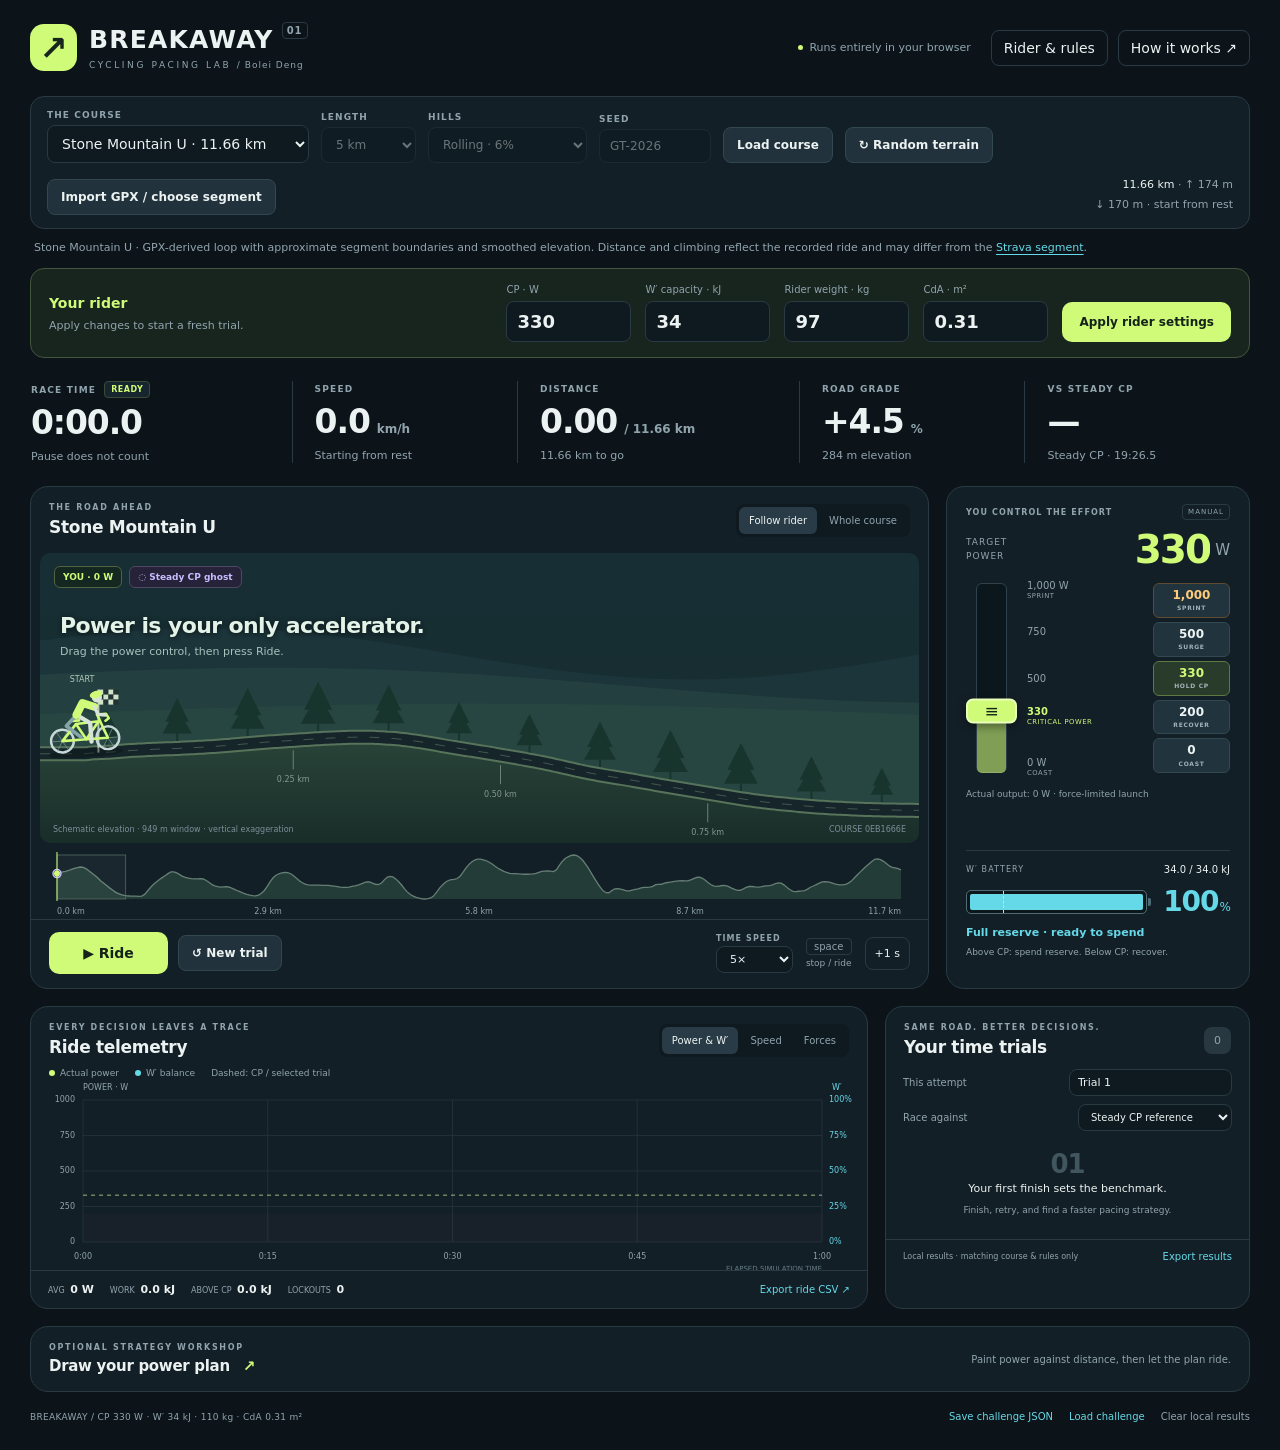
<file: static/teaching/cycling-pacing-game/index.html>
<!doctype html>
<html lang="en">
<head>
<meta charset="utf-8"><meta name="viewport" content="width=device-width, initial-scale=1">
<meta name="description" content="A self-contained cycling pacing game. Control power, ride real and generated hills, manage W-prime, and race your best time.">
<title>Breakaway — Cycling Pacing Lab</title>
<style>:root{color-scheme:dark;--bg:#0c141a;--panel:#131f27;--panel2:#17252e;--ink:#ecf2f1;--muted:#91a4ad;--line:#2a3a43;--lime:#cffb78;--cyan:#65d9e8;--amber:#ffcd7a;--red:#ff877a;--ghost:#c9bcff;--radius:18px;font-family:Inter,ui-sans-serif,system-ui,-apple-system,BlinkMacSystemFont,"Segoe UI",sans-serif;font-synthesis:none}
*{box-sizing:border-box}body{margin:0;background:var(--bg);color:var(--ink);font-size:14px}button,input,select{font:inherit}button,select,input{outline-offset:4px}button:focus-visible,input:focus-visible,select:focus-visible,[tabindex]:focus-visible{outline:2px solid var(--cyan)}button{cursor:pointer;border:1px solid transparent;white-space:nowrap;transition:background .15s,border-color .15s,transform .1s}button:active{transform:translateY(1px)}button:disabled,input:disabled,select:disabled{opacity:.4;cursor:not-allowed}input,select{background:#0e1920;color:var(--ink);border:1px solid var(--line);border-radius:8px;padding:9px 10px;min-width:0}input[type=number]{font-variant-numeric:tabular-nums}select{padding-right:25px}h1,h2,h3,p{margin:0}h2{font-size:17px;font-weight:650;letter-spacing:-.3px}h3{font-size:17px;margin:24px 0 8px}a{color:var(--cyan);text-decoration-thickness:1px;text-underline-offset:3px}small{font-size:11px;color:var(--muted)}.app{max-width:1536px;margin:auto;padding:24px 30px}.header{display:flex;align-items:center;justify-content:space-between;margin-bottom:25px;gap:15px}.brand{display:flex;align-items:center;gap:12px}.brandmark{display:flex;align-items:center;justify-content:center;background:var(--lime);color:#18251c;width:47px;height:47px;border-radius:14px;font-size:34px;font-weight:800}.brand h1{font-size:25px;letter-spacing:1.2px;line-height:1.2}.brand .version{font-size:10px;border:1px solid var(--line);border-radius:4px;vertical-align:top;margin-left:8px;padding:2px 4px;color:var(--muted);letter-spacing:1px}.brand p{font-size:9px;letter-spacing:2.6px;margin-top:5px;color:var(--muted)}.byline{letter-spacing:1px}.head-actions{display:flex;gap:10px;align-items:center}.offline{font-size:11px;color:var(--muted);margin-right:10px;display:flex;align-items:center;gap:6px}.offline i{width:5px;height:5px;border-radius:50%;background:var(--lime)}.quiet{background:transparent;border-color:var(--line);color:var(--ink);border-radius:8px;padding:9px 12px}.quiet:hover{background:var(--panel2)}.secondary{padding:10px 13px;background:#21323c;color:var(--ink);border:1px solid #334751;border-radius:8px;font-weight:550;font-size:12px}.secondary:hover{background:#2a404d}.primary{background:var(--lime);color:#152219;font-weight:750;border-radius:10px;padding:12px 22px}.primary:hover{background:#dbffa0}.coursebar{display:flex;gap:12px;align-items:end;flex-wrap:wrap;background:var(--panel);border:1px solid var(--line);padding:13px 16px;border-radius:14px}.field{display:flex;flex-direction:column;gap:5px}.field label{font-size:9px;font-weight:650;letter-spacing:1.1px;color:var(--muted)}.coursefield{min-width:220px}.short select{font-size:12px}.seedfield{max-width:112px}.seedfield input{font-size:12px;letter-spacing:.2px}.coursemeta{margin-left:auto;align-self:center;color:var(--muted);text-align:right;font-size:11px;line-height:1.8}.coursemeta b{color:var(--ink);font-weight:500}.stats{display:grid;grid-template-columns:1.16fr 1fr 1.25fr 1fr 1fr;padding:23px 0;gap:0}.stat{padding:0 22px;border-left:1px solid var(--line);min-width:0}.stat:first-child{padding-left:1px;border:0}.stat:last-child{padding-right:0}.stat label{font-size:9px;letter-spacing:1.2px;color:var(--muted);font-weight:650;display:flex;align-items:center;gap:8px;white-space:nowrap;min-height:16px}.stat>div{font-variant-numeric:tabular-nums;font-size:33px;font-weight:560;letter-spacing:-1.1px;margin:5px 0}.stat em{font-size:12px;color:var(--muted);font-style:normal;letter-spacing:0;margin-left:7px}.status{border-radius:4px;padding:3px 6px;background:var(--panel2);font-size:8px;letter-spacing:.5px;color:var(--lime);border:1px solid #3c4b35}.status.recovery{color:var(--amber);border-color:#876b3e}.status.live{background:#2e4032}.main-grid{display:grid;grid-template-columns:minmax(0,1fr) 304px;gap:17px}.card{background:var(--panel);border:1px solid var(--line);border-radius:var(--radius);overflow:hidden;min-width:0}.cardhead{display:flex;align-items:center;justify-content:space-between;gap:10px;padding:16px 18px}.eyebrow{display:block;font-size:8px;color:var(--muted);letter-spacing:1.7px;font-weight:650;margin-bottom:5px}.segmented{display:flex;background:#0e1920;border-radius:8px;padding:3px;gap:2px}.segmented button{background:transparent;color:var(--muted);border-radius:6px;padding:7px 9px;font-size:10px}.segmented button.selected{background:#293b46;color:var(--ink)}.segmented button:hover{color:var(--ink);background:#22333d}.scene-wrap{height:290px;position:relative;margin:0 9px;overflow:hidden;border-radius:10px}.scene-wrap canvas,.overview-wrap canvas,.telemetry-wrap canvas,.plan-wrap canvas{width:100%;height:100%;display:block}.scenechips{position:absolute;left:14px;top:13px;display:flex;gap:7px;pointer-events:none}.scenechips span{font-size:9px;font-weight:650;color:var(--lime);border:1px solid #516341;background:#14261eda;padding:5px 8px;border-radius:6px}.scenechips .ghostchip{color:var(--ghost);background:#29213add;border-color:#504762}.scenefoot{position:absolute;bottom:9px;left:13px;right:13px;display:flex;justify-content:space-between;font-size:8px;color:#7a9099;pointer-events:none}.scene-message{position:absolute;top:60px;left:20px;right:20px;display:flex;flex-direction:column;gap:7px;pointer-events:none}.scene-message b{font-size:22px;color:#e3f3e8;letter-spacing:-.6px;font-weight:550;text-shadow:0 1px 5px #0c1616}.scene-message span{font-size:11px;color:#a5c2bd}.scene-message.recovery b{color:var(--amber)}.scene-message.finished b{color:var(--lime)}.overview-wrap{height:76px;margin:0 15px}.ride-controls{display:flex;align-items:center;gap:10px;padding:12px 18px 14px;border-top:1px solid var(--line)}.run{min-width:119px}.run.running{background:#edf2ec}.speedfield{margin-left:auto;gap:3px}.speedfield label{font-size:8px}.speedfield select{padding:5px 22px 5px 9px;font-size:11px}.keyhint{color:var(--muted);font-size:9px;margin:0 3px}.keyhint kbd{display:block;text-align:center;margin-bottom:3px}kbd{display:inline-block;font-size:10px;border:1px solid var(--line);border-radius:4px;padding:2px 5px;font-family:inherit;color:var(--muted)}#stepBtn{font-size:11px;padding:9px}.control-card{padding:17px 19px;display:flex;flex-direction:column}.control-top{display:flex;justify-content:space-between;align-items:center}.control-top .eyebrow{margin:0;font-size:8px;letter-spacing:1.1px}.modepill{font-size:7px;padding:3px 5px;border:1px solid var(--line);border-radius:4px;color:var(--muted);letter-spacing:1px}.powerheading{display:flex;justify-content:space-between;align-items:center;margin:7px 0 9px}.powerheading>label{font-size:9px;color:var(--muted);letter-spacing:1px;max-width:70px;line-height:1.5}.powerheading>div{display:flex;align-items:center}.powerheading input{width:112px;font-size:39px;letter-spacing:-2px;font-weight:650;border:0;background:transparent;padding:0;text-align:right;color:var(--lime);appearance:textfield;-moz-appearance:textfield}.powerheading input::-webkit-inner-spin-button{display:none}.powerheading span{font-size:15px;color:var(--muted);margin-left:5px}.power-interaction{height:190px;display:flex;gap:10px;position:relative;margin-top:2px;flex-shrink:0}.power-rail{height:100%;width:51px;position:relative;cursor:ns-resize;touch-action:none;flex-shrink:0;border-radius:11px}.rail-track{position:absolute;inset:0 10px;background:#0b171d;border-radius:6px;border:1px solid #30414b}.rail-fill{position:absolute;bottom:0;left:11px;right:11px;height:33%;background:var(--lime);opacity:.6;border-radius:5px}.cp-mark{position:absolute;left:3px;right:3px;bottom:33%;border-bottom:1px dashed var(--lime);height:1px;pointer-events:none}.cp-mark span{position:absolute;right:49px;top:-6px;display:none}.power-thumb{position:absolute;bottom:33%;height:25px;left:0;right:0;transform:translateY(50%);background:var(--lime);color:#162318;border-radius:7px;display:flex;align-items:center;justify-content:center;font-size:17px;border:2px solid #e9ffbb;box-shadow:0 3px 10px #0006;pointer-events:none}.rail-labels{display:flex;flex-direction:column;justify-content:space-between;position:relative;flex:1;font-size:10px;font-variant-numeric:tabular-nums;color:var(--muted)}.rail-labels span:first-child{margin-top:-3px}.rail-labels span:last-child{margin-bottom:-4px}.rail-labels b{font-size:6.8px;display:block;font-weight:500;margin-top:1px;letter-spacing:.5px}.rail-labels .cp-text{color:var(--lime);position:absolute;bottom:calc(33% - 5px);left:0;font-weight:650}.power-presets{display:flex;flex-direction:column;gap:4px;width:77px;flex-shrink:0}.preset{flex:1;display:flex;justify-content:center;flex-direction:column;align-items:center;background:#21333d;border-color:#334852;border-radius:6px;color:#ebf3f3;line-height:1.1;font-size:12px;font-weight:650}.preset small{font-size:6px;letter-spacing:.7px;margin-top:3px;color:#a2b4ba}.preset.cp{border-color:#5e7844;color:var(--lime);background:#293c2b}.preset.sprint{color:var(--amber);border-color:#624a31}.preset:hover{background:#354c59}.power-note{font-size:9px;margin-top:15px;line-height:1.5;color:var(--muted);min-height:26px}.battery-block{border-top:1px solid var(--line);padding-top:13px;margin-top:auto}.battery-heading{display:flex;justify-content:space-between;align-items:center;font-size:8px;letter-spacing:1.1px;color:var(--muted)}.battery-heading strong{font-weight:500;letter-spacing:0;color:var(--ink);font-size:10px}.battery-line{display:flex;align-items:center;gap:13px;margin:10px 0 8px}.battery-icon{height:24px;border:1px solid #516b75;position:relative;flex:1;border-radius:5px;padding:3px;margin-right:3px;background:#0c171c}.battery-icon:after{content:'';position:absolute;right:-5px;top:7px;width:3px;height:8px;background:#516b75;border-radius:0 2px 2px 0}.battery-icon>div{background:var(--cyan);width:100%;height:100%;border-radius:2px;transition:width .05s}.battery-icon .battery-threshold{position:absolute;top:0;bottom:0;left:20%;border-left:1px dashed #f5d59f}.battery-line>strong{font-size:28px;letter-spacing:-1px;font-weight:650;min-width:59px;text-align:right;color:var(--cyan)}.battery-line>strong>span{font-size:12px;margin-left:1px;font-weight:450}.battery-status{font-size:11px;font-weight:550;color:var(--cyan);min-height:15px}.battery-detail{font-size:9px;line-height:1.6;color:var(--muted);margin-top:4px;min-height:26px}.warning{border:1px solid #856235;color:var(--amber);background:#362b1c;padding:12px 16px;border-radius:10px;margin-top:13px;font-size:12px}.warning.danger{border-color:#9b5a48;color:var(--red);background:#37251f}.warning b{font-weight:700}.hidden{display:none!important}.bottom-grid{display:grid;grid-template-columns:minmax(0,1fr) 365px;gap:17px;margin-top:17px}.telemetry-card .cardhead{padding-bottom:8px}.chartlegend{display:flex;gap:16px;padding:0 18px;font-size:9px;color:var(--muted);min-height:15px;align-items:center}.chartlegend span{display:flex;align-items:center;gap:5px}.dot{display:inline-block;width:6px;height:6px;border-radius:50%}.telemetry-wrap{position:relative;height:190px;margin:0 9px}.chart-tooltip{pointer-events:none;position:absolute;right:25px;top:8px;background:#0c171cef;border:1px solid var(--line);border-radius:7px;padding:8px 10px;line-height:1.7;font-size:10px;color:var(--ink)}.telemetry-summary{border-top:1px solid var(--line);padding:12px 17px;display:flex;gap:16px;font-size:8px;color:var(--muted);align-items:center;flex-wrap:wrap}.telemetry-summary b{font-size:11px;color:var(--ink);font-weight:550;margin-left:3px;font-variant-numeric:tabular-nums}.textbtn{border:0;background:none;color:var(--cyan);padding:0;font-size:10px}.textbtn:hover{text-decoration:underline}.telemetry-summary .textbtn{margin-left:auto}.leaderboard-card .cardhead{padding-bottom:12px}.counter{border-radius:8px;padding:7px 10px;background:#273841;color:var(--muted);font-size:11px}.trialname,.ghost-selector{padding:0 17px;margin-bottom:8px;display:flex;align-items:center;justify-content:space-between;gap:10px;font-size:10px}.trialname label,.ghost-selector label{color:var(--muted)}.trialname input{max-width:180px;font-size:11px;padding:6px 8px}.ghost-selector select{font-size:10px;padding:6px 22px 6px 8px;max-width:180px}.board{max-height:121px;min-height:100px;overflow:auto;margin:6px 0 0}.empty-board{text-align:center;padding:10px 8px}.empty-board>span{font-size:26px;color:#42565f;font-weight:600;letter-spacing:-1px}.empty-board p{font-size:11px;margin:3px 0 5px;color:var(--ink)}.empty-board small{font-size:9px}.result-row{display:grid;grid-template-columns:22px 1fr auto;gap:8px;align-items:center;padding:10px 16px;border-top:1px solid #23343e;font-size:11px;cursor:pointer}.result-row:hover{background:#20323d}.result-row .rank{color:var(--muted);font-size:9px}.result-row .result-name{white-space:nowrap;overflow:hidden;text-overflow:ellipsis}.result-row .result-time{font-variant-numeric:tabular-nums;color:var(--lime);font-weight:550}.result-row small{font-size:8px;display:block;margin-top:3px}.result-row.selected-row{background:#27353f}.board-footer{border-top:1px solid var(--line);padding:11px 17px;display:flex;align-items:center;justify-content:space-between;gap:5px;color:var(--muted);font-size:8px}.planner-card{margin-top:17px}.planner-card>summary{list-style:none;display:flex;justify-content:space-between;align-items:center;padding:16px 18px;cursor:pointer}.planner-card>summary::-webkit-details-marker{display:none}.planner-card>summary h2{font-size:15px}.planner-card>summary h2 span{margin-left:8px;color:var(--lime)}.summary-note{font-size:10px;color:var(--muted)}.planner-body{padding:0 18px 16px}.planner-actions{display:flex;align-items:center;gap:15px;flex-wrap:wrap}.planner-actions .switch-label{margin-left:auto}.switch-label{display:flex;align-items:center;gap:7px;font-size:11px;color:var(--ink)}input[type=checkbox]{accent-color:var(--lime);width:15px;height:15px;padding:0}.small{font-size:11px;line-height:1.7}.muted{color:var(--muted)}.planner-body>p.small{margin:12px 0}.plan-wrap{height:200px;position:relative}.plan-wrap canvas{touch-action:none;cursor:crosshair}.plan-summary{font-size:11px;color:var(--cyan);margin-top:8px;line-height:1.6}footer{display:flex;justify-content:space-between;gap:15px;align-items:center;font-size:9px;color:var(--muted);padding:19px 0 4px;flex-wrap:wrap}footer>div{display:flex;gap:16px;align-items:center}footer>span{letter-spacing:.3px}.toast{position:fixed;bottom:22px;left:50%;transform:translateX(-50%);background:#e9f5e8;color:#193023;padding:12px 20px;border-radius:10px;box-shadow:0 5px 30px #0008;z-index:30;font-size:12px;max-width:90vw;line-height:1.5}.toast.error{background:#f9c9b9;color:#471c13}dialog{color:var(--ink);background:var(--panel);border:1px solid #3b515d;border-radius:20px;max-width:700px;width:calc(100% - 30px);padding:25px;max-height:90vh;box-shadow:0 30px 100px #000a}dialog::backdrop{background:#071016c9;backdrop-filter:blur(4px)}.dialoghead{display:flex;align-items:flex-start;justify-content:space-between;gap:15px;margin-bottom:14px}.dialoghead h2{font-size:22px}.close{background:#293c46;color:var(--muted);border:0;border-radius:7px;font-size:22px;line-height:1;width:30px;height:30px;flex-shrink:0}.settings-grid{display:grid;grid-template-columns:1fr 1fr;gap:17px;margin:22px 0 17px}.settings-grid>label{display:flex;flex-direction:column;gap:7px;font-size:11px;position:relative}.settings-grid>label>span{position:absolute;right:0;color:var(--muted);font-size:10px}.settings-grid small{font-size:10px;line-height:1.5}.settings-grid .wide{grid-column:1/-1}.settings-grid select{font-size:12px}.dialogactions{display:flex;align-items:center;justify-content:space-between;gap:15px;margin-top:24px}.helpdialog{max-width:800px}.help-content{font-size:13px;line-height:1.8}.help-content p{margin:10px 0;color:#b6c8cb}.help-content p b{color:var(--ink)}.help-content code{font-size:11px;color:var(--amber)}.equation{background:#0e1920;border-left:2px solid var(--lime);padding:14px 18px;color:var(--lime);font-size:13px;line-height:2;font-family:ui-monospace,SFMono-Regular,Consolas,monospace;overflow-x:auto}.finishdialog{max-width:560px;text-align:center;padding:35px}.finishdialog>.close{position:absolute;right:17px;top:17px}.finish-badge{font-size:10px;letter-spacing:3px;color:var(--lime);border:1px solid #465d35;border-radius:30px;display:inline-block;padding:7px 14px;margin-bottom:16px}.finishdialog h2{font-size:24px}.finish-time{font-size:70px;letter-spacing:-4px;line-height:1.3;color:var(--lime);font-weight:600;margin:10px 0 2px;font-variant-numeric:tabular-nums}.finishdialog>p{font-size:12px;line-height:1.8}.finish-stats{display:grid;grid-template-columns:repeat(3,1fr);gap:8px;margin:22px 0}.finish-stats>div{padding:14px 3px;background:#1d2e37;border-radius:10px}.finish-stats b{display:block;font-size:21px;font-weight:550;font-variant-numeric:tabular-nums}.finish-stats span{font-size:9px;color:var(--muted);display:block;margin-top:4px}#finishTip{font-size:11px}.good{color:var(--lime)!important}.bad{color:var(--amber)!important}
@media(min-width:1450px){.scene-wrap{height:302px}.power-interaction{height:200px}.telemetry-wrap{height:210px}}
@media(max-width:1180px){.app{padding:20px}.offline{display:none}.coursebar{gap:9px}.coursemeta{display:none}.stat{padding:0 14px}.stat>div{font-size:29px}.main-grid{grid-template-columns:minmax(0,1fr) 285px}.control-card{padding:16px}.keyhint{display:none}.bottom-grid{grid-template-columns:minmax(0,1fr) 320px}.telemetry-summary{gap:10px}.telemetry-card .segmented button{padding:6px;font-size:9px}.scene-message b{font-size:19px}}
@media(max-width:900px){.head-actions .quiet{font-size:11px;padding:9px}.coursefield{min-width:180px}.coursefield select{font-size:12px}.stats{grid-template-columns:repeat(5,1fr)}.stat{padding:0 10px}.stat>div{font-size:25px}.stat label{font-size:8px;letter-spacing:.5px}.stat small{font-size:9px}.stat em{font-size:10px;display:block;margin:3px 0 0}.status{display:none}.main-grid{grid-template-columns:minmax(0,1fr) 260px}.power-interaction{gap:6px}.power-presets{width:66px}.rail-labels{font-size:9px}.rail-labels b{font-size:6px}.control-card{padding:15px}.ride-controls{gap:7px;padding:12px}.ride-controls .secondary{padding:10px;font-size:10px}.run{min-width:85px;padding:12px 15px}.ride-card .cardhead{padding:13px}.ride-card .cardhead h2{font-size:14px}.ride-card .segmented button{font-size:8px;padding:6px}.scene-wrap{height:290px}.bottom-grid{grid-template-columns:1fr}.leaderboard-card .board{max-height:160px}.board-footer{font-size:9px}.leaderboard-card .empty-board{padding:15px}.trialname,.ghost-selector{justify-content:flex-start}.trialname input,.ghost-selector select{max-width:230px}.summary-note{max-width:210px;line-height:1.6}}
@media(max-width:650px){.app{padding:14px 12px}.header{margin-bottom:18px}.brandmark{width:35px;height:35px;font-size:28px;border-radius:10px}.brand{gap:9px}.brand h1{font-size:18px}.brand p{font-size:7px;letter-spacing:1.5px}.brand .version,.byline{display:none}.head-actions{gap:5px}.head-actions .quiet{font-size:9px;padding:8px 7px}.coursebar{padding:11px;gap:9px}.coursefield{width:100%;min-width:0}.short{flex:1}.seedfield{max-width:95px;flex:1}.coursebar>.secondary{flex:1}.stats{padding:18px 0;grid-template-columns:1.1fr 1fr 1fr;row-gap:17px}.stat>div{font-size:28px}.stat em{display:inline;margin-left:4px;font-size:10px}.stat:nth-child(4){border:0;padding-left:0}.stat:nth-child(5){grid-column:2/-1}.stat small{font-size:9px}.main-grid{grid-template-columns:1fr;gap:13px}.scene-wrap{height:255px}.ride-card .cardhead h2{font-size:16px}.ride-card .segmented button{font-size:9px}.overview-wrap{height:72px}.ride-controls{gap:9px}.run{min-width:108px}.ride-controls .secondary{font-size:11px}.control-card{padding:17px;display:grid;grid-template-columns:1fr 1fr;column-gap:25px}.control-top{grid-column:1/-1}.powerheading{grid-column:1/-1;margin:8px 0 16px}.powerheading>label{max-width:none}.powerheading input{font-size:34px;width:100px}.power-interaction{grid-column:1;grid-row:3/5;height:188px}.power-presets{width:57px}.rail-labels{display:none}.power-rail{width:44px}.power-note{grid-column:2;grid-row:4;min-height:20px;align-self:end;font-size:10px;margin:0}.battery-block{grid-column:2;grid-row:3;padding-top:0;margin-top:0;border:0}.battery-heading{flex-direction:column;align-items:flex-start;gap:6px}.battery-line{flex-direction:column-reverse;align-items:flex-start;gap:8px}.battery-icon{height:24px;width:95%;flex:none}.battery-line>strong{font-size:35px;min-width:0}.battery-status{font-size:11px;line-height:1.5}.battery-detail{font-size:9px}.bottom-grid{gap:13px;margin-top:13px}.telemetry-card .cardhead{flex-wrap:wrap}.telemetry-wrap{height:185px;margin:0 4px}.telemetry-summary{font-size:7px;gap:10px;padding:11px}.telemetry-summary b{font-size:10px}.chartlegend{gap:10px;font-size:8px;flex-wrap:wrap}.planner-card>summary{padding:16px 14px}.summary-note{display:none}.planner-actions{gap:9px}.planner-actions .switch-label{margin-left:0;font-size:10px}.planner-actions .secondary{font-size:10px}.planner-body{padding:0 11px 13px}.planner-actions .segmented button{font-size:9px}footer{font-size:8px;line-height:1.6;gap:14px}footer>div{flex-wrap:wrap;gap:13px}footer .textbtn{font-size:9px}dialog{padding:20px}.dialoghead h2{font-size:19px}.settings-grid{gap:15px 11px}.settings-grid select{font-size:10px}.dialogactions{gap:10px}.dialogactions .primary,.dialogactions .secondary{font-size:11px;padding:12px}.dialogactions .quiet{font-size:10px;padding:8px}.finishdialog{padding:28px 18px}.finish-time{font-size:56px}.finishdialog h2{font-size:21px}.finish-stats b{font-size:19px}.scene-message{top:60px}.scene-message b{font-size:18px}}
@media(prefers-reduced-motion:reduce){*{scroll-behavior:auto!important;transition:none!important}}

/* Explicit tick positions keep the 330 W CP marker separate from 500 W. */
.rail-labels{display:block}
.rail-labels span{position:absolute;right:0;transform:translateY(-50%)}
.rail-labels span:nth-child(1){top:0;transform:none}
.rail-labels span:nth-child(2){top:25%}
.rail-labels span:nth-child(3){top:50%}
.rail-labels span:nth-child(4){transform:translateY(50%)}
.rail-labels span:nth-child(5){bottom:0;transform:none}
@media(max-width:600px){.scene-message b{font-size:18px}.scene-message span{font-size:10px}}
.rail-labels span{left:0;right:auto}
@media(max-width:650px){.rail-labels{display:none}}
.power-rail[aria-disabled="true"]{opacity:.4;cursor:not-allowed}.modepill.recovery{color:var(--amber);border-color:var(--amber)}
.rider-quick-settings{display:flex;flex-wrap:wrap;align-items:end;gap:14px;margin-top:12px;padding:15px 18px;border:1px solid #43563b;border-radius:14px;background:#18251f}
.rider-quick-settings .quick-intro{margin-right:auto;align-self:center}
.rider-quick-settings .quick-intro strong{display:block;font-size:14px;margin-bottom:5px;color:var(--lime)}
.rider-quick-settings label{font-size:10px;color:var(--muted);display:flex;flex-direction:column;gap:6px}
.rider-quick-settings input{width:125px;color:var(--ink);font-size:18px;font-weight:600}
.rider-quick-settings .primary{font-size:12px;padding:12px 16px}
@media(max-width:650px){.rider-quick-settings{gap:10px;padding:14px}.rider-quick-settings .quick-intro{width:100%}.rider-quick-settings label{flex:1;min-width:80px}.rider-quick-settings input{width:100%}.rider-quick-settings .primary{width:100%}}
</style>
<link rel="stylesheet" href="gpx-import.css">
</head>
<body>
<div class="app">
<header class="header">
  <div class="brand"><span class="brandmark" aria-hidden="true">↗</span><div><h1>BREAKAWAY<span class="version">01</span></h1><p>CYCLING PACING LAB <span class="byline">/ Bolei Deng</span></p></div></div>
  <div class="head-actions"><span class="offline"><i></i> Runs entirely in your browser</span><button id="settingsBtn" class="quiet">Rider & rules</button><button id="helpBtn" class="quiet">How it works <span aria-hidden="true">↗</span></button></div>
</header>
<section class="coursebar" aria-label="Course setup">
  <div class="field coursefield"><label for="courseType">THE COURSE</label><select id="courseType"><option value="stone-mountain-u" selected>Stone Mountain U · 11.66 km</option><option value="recorded">Your recorded road · 7.60 km</option><option value="rolling">Rolling hills</option><option value="punchy">Punchy hills</option><option value="pass">Mountain pass</option><option value="flat">Flat time trial</option><option value="descent">Downhill lab</option></select></div>
  <div class="field short"><label for="courseLength">LENGTH</label><select id="courseLength"><option value="1000">1 km</option><option value="3000">3 km</option><option value="5000" selected>5 km</option><option value="8000">8 km</option><option value="10000">10 km</option></select></div>
  <div class="field short"><label for="hillSize">HILLS</label><select id="hillSize"><option value="3">Gentle · 3%</option><option value="6" selected>Rolling · 6%</option><option value="10">Steep · 10%</option><option value="12">Very steep · 12%</option></select></div>
  <div class="field seedfield"><label for="seed">SEED</label><input id="seed" value="GT-2026" maxlength="50" spellcheck="false"></div>
  <button id="generateBtn" class="secondary">Build course</button><button id="randomBtn" class="secondary" title="Generate a new seeded rolling course">↻ Random terrain</button>
  <button id="importGpxBtn" class="secondary">Import GPX / choose segment</button>
  <div class="coursemeta" id="courseMeta"></div>
</section>
<p id="stoneCourseNote" class="small muted" style="margin:10px 4px;line-height:1.6" hidden>Stone Mountain U · GPX-derived loop with approximate segment boundaries and smoothed elevation. Distance and climbing reflect the recorded ride and may differ from the <a href="https://www.strava.com/segments/644775" target="_blank" rel="noopener">Strava segment</a>.</p>
<form id="quickRiderForm" class="rider-quick-settings" aria-label="Your rider settings">
 <div class="quick-intro"><strong>Your rider</strong><small>Apply changes to start a fresh trial.</small></div>
 <label for="quickCP">CP · W<input id="quickCP" type="number" min="50" max="900" step="1" value="330" required></label>
 <label for="quickWPrime">W′ capacity · kJ<input id="quickWPrime" type="number" min="1" max="100" step="0.1" value="34" required></label>
 <label for="quickRiderMass">Rider weight · kg<input id="quickRiderMass" type="number" min="30" max="200" step="0.1" value="97" required></label>
 <label for="quickCdA">CdA · m²<input id="quickCdA" type="number" min="0.10" max="0.8" step="0.01" value="0.31" title="Aerodynamic drag area. Lower values reduce air resistance." required></label>
 <button type="submit" class="primary">Apply rider settings</button>
</form>
<div class="stats" aria-label="Live ride statistics">
  <div class="stat"><label>RACE TIME <span id="statusPill" class="status">READY</span></label><div id="timeValue">0:00.0</div><small>Pause does not count</small></div>
  <div class="stat"><label>SPEED</label><div><span id="speedValue">0.0</span><em>km/h</em></div><small id="accelValue">Starting from rest</small></div>
  <div class="stat"><label>DISTANCE</label><div><span id="distanceValue">0.00</span><em id="totalValue">/ 11.66 km</em></div><small id="remainingValue">11.66 km to go</small></div>
  <div class="stat"><label>ROAD GRADE</label><div><span id="gradeValue">0.0</span><em>%</em></div><small id="elevationValue">284 m elevation</small></div>
  <div class="stat"><label id="ghostLabel">VS STEADY CP</label><div id="deltaValue">—</div><small id="ghostMeta">The ghost starts beside you</small></div>
</div>
<main class="main-grid">
<section class="card ride-card">
 <div class="cardhead"><div><span class="eyebrow">THE ROAD AHEAD</span><h2 id="courseTitle">Stone Mountain U</h2></div><div class="segmented" aria-label="Camera view"><button id="followBtn" class="selected">Follow rider</button><button id="wholeBtn">Whole course</button></div></div>
 <div class="scene-wrap"><canvas id="scene" aria-label="Animated cyclist moving along the terrain"></canvas>
   <div class="scenechips"><span id="riderChip">YOU · 330 W target</span><span id="ghostChip" class="ghostchip">◌ Steady CP ghost</span></div>
   <div id="sceneMessage" class="scene-message"><b>Power is your only accelerator.</b><span>Drag the power control, then press Ride.</span></div>
   <div class="scenefoot"><span id="scaleLabel">Schematic elevation · exaggerated vertically</span><span id="courseCode"></span></div>
 </div>
 <div class="overview-wrap"><canvas id="overview" aria-label="Full course elevation overview and rider progress"></canvas></div>
 <div class="ride-controls"><button id="runBtn" class="primary run">▶ Ride</button><button id="retryBtn" class="secondary">↺ New trial</button><div class="field speedfield"><label for="playback">TIME SPEED</label><select id="playback"><option value="1">1×</option><option value="2">2×</option><option value="5" selected>5×</option><option value="10">10×</option><option value="20">20×</option><option value="50">50×</option></select></div><span class="keyhint"><kbd>space</kbd> stop / ride</span><button id="stepBtn" class="quiet" title="Advance exactly one simulated second while paused">+1 s</button></div>
</section>
<aside class="card control-card" aria-label="Power and battery controls">
 <div class="control-top"><span class="eyebrow">YOU CONTROL THE EFFORT</span><span id="modePill" class="modepill">MANUAL</span></div>
 <div class="powerheading"><label for="powerInput">TARGET POWER</label><div><input id="powerInput" type="number" min="0" max="1000" step="5" value="330" aria-label="Target power in watts"><span>W</span></div></div>
 <div class="power-interaction">
  <div id="powerRail" class="power-rail" role="slider" tabindex="0" aria-label="Drag up or down to set target cycling power" aria-valuemin="0" aria-valuemax="1000" aria-valuenow="330">
   <div class="rail-track"></div><div id="railFill" class="rail-fill"></div><div id="cpMark" class="cp-mark"><span>CP</span></div><div id="powerThumb" class="power-thumb"><span>≡</span></div>
  </div>
  <div class="rail-labels"><span>1,000 W <b>SPRINT</b></span><span>750</span><span>500</span><span id="cpRailLabel" class="cp-text">330 <b>CRITICAL POWER</b></span><span>0 W <b>COAST</b></span></div>
  <div class="power-presets"><button data-power="1000" class="preset sprint">1,000 <small>SPRINT</small></button><button data-power="500" class="preset">500 <small>SURGE</small></button><button data-power="cp" class="preset cp">330 <small>HOLD CP</small></button><button data-power="200" class="preset">200 <small>RECOVER</small></button><button data-power="0" class="preset">0 <small>COAST</small></button></div>
 </div>
 <p class="power-note" id="actualPower">Actual output: 0 W · force-limited launch</p>
 <div class="battery-block">
  <div class="battery-heading"><span>W′ BATTERY</span><strong id="batteryKJ">34.0 / 34.0 kJ</strong></div>
  <div class="battery-line"><div class="battery-icon"><div id="batteryFill"></div><span class="battery-threshold"></span></div><strong id="batteryPct">100<span>%</span></strong></div>
  <div id="batteryStatus" class="battery-status">Full reserve · ready to ride</div>
  <div id="batteryDetail" class="battery-detail">Above CP: spend reserve. Below CP: recover.</div>
 </div>
</aside>
</main>
<div id="warning" class="warning hidden" role="status"></div>
<section class="bottom-grid">
 <div class="card telemetry-card">
  <div class="cardhead"><div><span class="eyebrow">EVERY DECISION LEAVES A TRACE</span><h2>Ride telemetry</h2></div><div class="segmented"><button id="powerTab" class="selected">Power & W′</button><button id="speedTab">Speed</button><button id="forcesTab">Forces</button></div></div>
  <div class="chartlegend" id="chartLegend"><span><i class="dot" style="background:var(--lime)"></i> Actual power</span><span><i class="dot" style="background:var(--cyan)"></i> W′ balance</span><span class="muted">Dashed line: critical power</span></div>
  <div class="telemetry-wrap"><canvas id="telemetry" aria-label="Cycling power and remaining W prime versus simulation time"></canvas><div id="chartTooltip" class="chart-tooltip hidden"></div></div>
  <div class="telemetry-summary"><span>AVG <b id="averageValue">0 W</b></span><span>WORK <b id="workValue">0 kJ</b></span><span>ABOVE CP <b id="aboveValue">0 kJ</b></span><span>LOCKOUTS <b id="lockValue">0</b></span><button id="exportCsvBtn" class="textbtn">Export ride CSV ↗</button></div>
 </div>
 <div class="card leaderboard-card">
  <div class="cardhead"><div><span class="eyebrow">SAME ROAD. BETTER DECISIONS.</span><h2>Your time trials</h2></div><span id="trialCount" class="counter">0</span></div>
  <div class="trialname"><label for="trialName">This attempt</label><input id="trialName" value="Trial 1" maxlength="35" aria-label="Current trial name"></div>
  <div class="ghost-selector"><label for="ghostSelect">Race against</label><select id="ghostSelect"><option value="cp">Steady CP reference</option><option value="best">Your personal best</option><option value="none">No ghost</option></select></div>
  <div id="board" class="board"><div class="empty-board"><span>01</span><p>Your first finish sets the benchmark.</p><small>Finish, retry, and find a faster pacing strategy.</small></div></div>
  <div class="board-footer"><span>Local results · matching course & rules only</span><button id="exportBoardBtn" class="textbtn">Export results</button></div>
 </div>
</section>
<details class="card planner-card" id="plannerDetails">
 <summary><div><span class="eyebrow">OPTIONAL STRATEGY WORKSHOP</span><h2>Draw your power plan <span>↗</span></h2></div><span class="summary-note">Paint power against distance, then let the plan ride.</span></summary>
 <div class="planner-body">
  <div class="planner-actions"><div class="segmented"><button id="steadyPlanBtn">Steady CP</button><button id="hillsPlanBtn">Climb / recover</button><button id="sprintPlanBtn">All-out</button></div><label class="switch-label"><input id="planEnabled" type="checkbox"><span>Follow my plan automatically</span></label><button id="previewPlanBtn" class="secondary">Preview result</button></div>
  <p class="muted small">Drag across the chart to paint a target power. Each block covers 1/80 of the course. The terrain is shown faintly behind it. Manual power input takes control back immediately.</p>
  <div class="plan-wrap"><canvas id="planner" tabindex="0" aria-label="Draw power from 0 to 1000 watts as a function of distance"></canvas></div>
  <p id="planSummary" class="plan-summary">The preview is a simulation of this plan, not an optimized solution. Previews do not enter the leaderboard.</p>
 </div>
</details>
<footer><span>BREAKAWAY / <span id="footerParams">CP 330 W · W′ 34 kJ · 110 kg · CdA 0.31 m²</span></span><div><button id="saveChallengeBtn" class="textbtn">Save challenge JSON</button><button id="loadChallengeBtn" class="textbtn">Load challenge</button><input type="file" id="challengeFile" accept=".json,application/json" hidden><button id="clearBoardBtn" class="textbtn muted">Clear local results</button></div></footer>
</div>
<div id="toast" class="toast hidden" role="status"></div>
<dialog id="gpxDialog" aria-labelledby="gpxTitle">
 <div class="dialoghead"><div><span class="eyebrow">YOUR RIDE, YOUR CHALLENGE</span><h2 id="gpxTitle">Choose a stretch of road</h2></div><button class="close" data-close="gpxDialog" aria-label="Close GPX importer">×</button></div>
 <p class="gpx-intro">Open a GPX from your ride, then pick the part you want to race. Your file stays in this browser; nothing is uploaded.</p>
 <label class="gpx-upload" for="gpxFile">Choose a GPX file <small>Track or route with elevation · up to 20 MB</small><input id="gpxFile" type="file" accept=".gpx,application/gpx+xml,application/xml,text/xml"></label>
 <p id="gpxError" class="gpx-error" role="alert"></p>
 <div id="gpxEditor" hidden>
  <div class="gpx-options"><div class="field"><label for="gpxTrack">TRACK / CONTINUOUS SECTION</label><select id="gpxTrack"></select></div><div class="field"><label for="gpxSmoothing">ELEVATION SMOOTHING</label><select id="gpxSmoothing"><option value="20">Light · 20 m radius</option><option value="50">Stronger · 50 m radius</option><option value="0">None</option></select></div></div>
  <p id="gpxNotes" class="gpx-note"></p>
  <div class="gpx-previews">
   <div class="gpx-map-panel"><span class="eyebrow">ROUTE OUTLINE · NORTH UP</span><svg id="gpxMap" viewBox="0 0 400 240" role="img" aria-label="Route outline with the chosen segment highlighted"></svg><p class="gpx-note">Green: selected segment. No map tiles needed.</p></div>
   <div class="gpx-profile-panel"><span class="eyebrow">ELEVATION · DRAG A START OR FINISH MARKER</span><svg id="gpxProfile" viewBox="0 0 600 240" role="img" aria-label="Elevation profile with draggable segment boundaries"></svg><p class="gpx-note">Gray: recorded elevation. Green: selected terrain with your smoothing setting. Use the fields below for precise selection.</p></div>
  </div>
  <div class="gpx-crop-controls">
   <div><label for="gpxStart">START · KM INTO THIS SECTION</label><input id="gpxStart" type="number" min="0" step="0.001"><input id="gpxStartSlider" type="range" min="0" step="1" aria-label="Segment start distance"></div>
   <div><label for="gpxEnd">FINISH · KM INTO THIS SECTION</label><input id="gpxEnd" type="number" min="0" step="0.001"><input id="gpxEndSlider" type="range" min="0" step="1" aria-label="Segment finish distance"></div>
  </div>
  <div class="gpx-summary" id="gpxSummary" role="status"></div>
  <p class="gpx-note">Choose 100 m–30 km. Elevation is resampled every 10 m; smoothing reduces GPS noise. The game uses this terrain with your chosen power, starting from rest—not your recorded speed or effort.</p>
  <p class="gpx-note">Applying a segment starts a new trial. To keep the course, use “Save challenge JSON” after importing; that file contains terrain, not GPS coordinates.</p>
 </div>
 <div class="dialogactions"><button id="gpxCancel" class="quiet" data-close="gpxDialog">Cancel</button><button id="gpxApply" class="primary" disabled>Use this segment</button></div>
</dialog>
<dialog id="settingsDialog">
 <form id="settingsForm"><div class="dialoghead"><div><span class="eyebrow">EXPERIMENT SETTINGS</span><h2>Rider, physics & game rules</h2></div><button type="button" class="close" data-close="settingsDialog" aria-label="Close settings">×</button></div>
 <p class="muted">Applying settings starts a new trial. Times are compared only when every physics setting and game rule matches.</p>
 <div class="settings-grid">
  <label>Critical power <span>W</span><input name="cp" type="number" min="50" max="900" step="1" required></label>
  <label>W′ capacity <span>kJ</span><input name="wPrime" type="number" min="1" max="100" step="0.1" required></label>
  <label>Rider mass <span>kg</span><input name="riderMass" type="number" min="30" max="200" step="0.1" required></label>
  <label>Bike & gear <span>kg</span><input name="bikeMass" type="number" min="3" max="40" step="0.1" required></label>
  <label>Drag area CdA <span>m²</span><input name="cda" type="number" min="0.10" max="0.8" step="0.01" required></label>
  <label>Rolling coefficient Crr<input name="crr" type="number" min="0" max="0.03" step="0.0001" required></label>
  <label>Air density <span>kg/m³</span><input name="rho" type="number" min="0.6" max="1.5" step="0.01" required></label>
  <label>Headwind (+) / tailwind (−) <span>m/s</span><input name="wind" type="number" min="-15" max="15" step="0.5" required></label>
  <label>Drivetrain efficiency <span>%</span><input name="efficiency" type="number" min="80" max="100" step="1" required></label>
  <label>Launch force limit <span>N</span><input name="forceMax" type="number" min="100" max="1500" step="10" required></label>
  <label class="wide">Recovery model<select name="recoveryModel"><option value="differential">Skiba differential · τ = W′ / (CP − P)</option><option value="empirical">Empirical τ · Skiba 2012-style local recovery</option></select></label>
  <label>Recovery time multiplier α<input name="tauScale" type="number" min="0.25" max="3" step="0.05" required><small>1 = published equation; smaller = faster. Not personally fitted.</small></label>
  <label>Unlock at<select name="restartFraction"><option value="0.2">20% W′ restored</option><option value="0.5">50% W′ restored</option></select></label>
  <label class="wide">At zero W′<select name="depletionMode"><option value="coast" selected>No pedaling; coast & recover (default)</option><option value="stop">Stop & recover · optional game penalty</option></select><small>The clock keeps running and power resumes at 330 W at the unlock threshold. Neither rule is a physiological law.</small></label>
 </div>
 <p class="small muted">Maximum target power is fixed at 1,000 W. All trials start at zero speed with a full battery. The default rider uses 97 + 13 kg, CdA 0.31 m², Crr 0.004, ρ 1.20 and 100% drivetrain efficiency.</p>
 <div class="dialogactions"><button type="button" id="restoreDefaultsBtn" class="quiet">Restore defaults</button><button type="submit" class="primary">Apply & start new trial</button></div>
 </form>
</dialog>
<dialog id="helpDialog" class="helpdialog">
 <div class="dialoghead"><div><span class="eyebrow">THE MECHANICS OF PACING</span><h2>Win with timing, not just watts.</h2></div><button class="close" data-close="helpDialog" aria-label="Close help">×</button></div>
 <div class="help-content">
 <h3>Play</h3><p>Choose a course. Drag the power handle (or type watts), then press <b>Ride</b>. Power can change live, or press <b>Stop</b>, adjust, and resume. Stop freezes the simulation clock, speed and battery together; it never gives free recovery. Keyboard: <kbd>space</kbd> pause / ride, <kbd>↑</kbd> / <kbd>↓</kbd> ±25 W, <kbd>shift</kbd> + arrows ±100 W, <kbd>C</kbd> critical power, <kbd>0</kbd> coast.</p>
 <p>The objective is the lowest <b>simulated finish time</b>. Coasting at 0 W is not pausing: you keep moving under gravity, rolling resistance and air resistance. A ghost replays a steady-CP reference or a completed personal best. Ghosts do not give drafting benefits. Local results are informal practice, not a secure classroom leaderboard.</p>
 <h3>A battery, but not a literal battery</h3><p>W′ is an estimate of the finite work capacity available above critical power. Above CP, the excess power spends W′. Below CP, the depleted part recovers exponentially. At CP the balance is unchanged. The warning turns on below 20%.</p>
 <div class="equation">P &gt; CP: dB/dt = −(P − CP)<br>P &lt; CP: dB/dt = (W′ − B) / τ(P)<br>Default: τ(P) = α W′ / (CP − P)<br>Alternative: τ(P) = α [546 exp(−0.01(CP − P)) + 316] s</div>
 <p>The default is the Skiba differential model. The alternative uses the empirical 2012 recovery time constant in a local, piecewise recovery model; it is <b>not the original history-integral implementation</b>. That empirical alternative has a near-CP discontinuity: it predicts some recovery just below CP, while exactly CP has none. Do not interpret that as a physiological pacing trick. Individual recovery differs and these parameters are not fitted to your physiology. This simplified model omits longer-term fatigue, nutrition and heat. W′ is not synonymous with a directly measured anaerobic energy store.</p>
 <h3>Depletion is a game rule</h3><p>In <b>Stop & recover</b>, reaching zero applies an instantaneous game brake and holds position. The lost kinetic energy is tracked separately. The race clock continues and effort is zero until the selected 20% or 50% unlock level. Pedaling then resumes at 330 W in manual mode. Power controls show 0 W and are disabled during recovery; power resets to 330 W at unlock. <b>Coast & recover</b> turns off pedaling but retains normal bicycle motion. Real riders are not compelled to stop simply because a W′ estimate reaches zero.</p>
 <h3>Power → acceleration → motion</h3>
 <div class="equation">m dv/dt = Fdrive − Fdrag − Froll − Fhill<br>Fdrive = min(η Ptarget / v, Fmax)<br>Fdrag = ½ ρ CdA (v + wind) |v + wind|<br>Froll = Crr m g cos θ; Fhill = m g sin θ<br>ds/dt = v; sin θ = dh/ds</div>
 <p>The road coordinate is <b>distance along the road</b>, not horizontal distance. Elevation uses shape-preserving cubic interpolation, with its derivative used for the slope. A 600 N default drive-force limit removes the power/speed singularity at rest. During the first moments of a launch, actual power is lower than requested; both mechanical work and W′ use <b>actual output</b>. At 100% drivetrain efficiency this matches the wheel-power convention of your MATLAB demo. With η &lt; 1, CP and W′ are interpreted at the upstream power-meter location.</p>
 <p>Motion and battery are integrated with fixed 0.025 s fourth-order Runge–Kutta steps. Depletion, unlock and finish events are resolved within a step. This is a forward-only point-mass model: no gear/cadence dynamics, wheel inertia, cornering, traction slip or drafting. Coasting to zero on a hill means stopping, not rolling backward. The scene exaggerates elevation and the bicycle size for visibility.</p>
 <h3>Two ways to compare strategies</h3><p><b>Manual:</b> pause at any point and choose the next power. The telemetry records actual power, W′ and speed versus time. <b>Planner:</b> expand “Draw your power plan” and paint an 80-block target profile versus distance. Preview computes its finish without entering the leaderboard; enabling the plan lets you watch it ride. The climb/recover preset is a heuristic, not an optimizer. Every preview starts from rest at the beginning.</p>
 <h3>Your supplied terrain</h3><p>The default Stone Mountain U course is a GPX-derived 11.66 km loop, resampled at approximately 10 m with light elevation smoothing. Its segment boundaries are approximate; distance and climbing may differ from Strava. The original recorded road remains available in the course menu.</p><p>The 7.60 km course comes from <code>matlab-cycling/terrain.csv</code>: 1,521 smoothed elevation samples from your uploaded archive, with no latitude or longitude included. Rider defaults are retained from <code>cycling_demo.m</code>. The game is not a replay of your measured ride: it starts from rest, adds W′ limits, and uses your chosen power. The MATLAB file declared a 600 N force cap without actually applying it; this game applies the cap.</p>
 <h3>Sources</h3>
 <p><a href="https://pubmed.ncbi.nlm.nih.gov/28121252/" target="_blank" rel="noopener noreferrer">Martin et al. (1998), Validation of a Mathematical Model for Road Cycling Power.</a><br><a href="https://pubmed.ncbi.nlm.nih.gov/22382171/" target="_blank" rel="noopener noreferrer">Skiba et al. (2012), Modeling the Expenditure and Reconstitution of Work Capacity above Critical Power.</a><br><a href="https://pubmed.ncbi.nlm.nih.gov/25425258/" target="_blank" rel="noopener noreferrer">Skiba et al. (2015), Intramuscular Determinants of the Ability to Recover Work Capacity above Critical Power.</a><br><a href="https://link.springer.com/article/10.1007/s00421-025-05912-0" target="_blank" rel="noopener noreferrer">Welburn et al. (2026 issue; online 2025), W′ Reconstitution Modelling During Intermittent Exercise Performed to Task Failure. Equations 3–6 and individualization limitations.</a><br><a href="https://pubmed.ncbi.nlm.nih.gov/33787532/" target="_blank" rel="noopener noreferrer">Caen et al. (2021), W′ Recovery Kinetics after Exhaustion: A Two-Phase Exponential Process Influenced by Aerobic Fitness.</a></p>
 <h3>Offline and on your website</h3><p>This file contains its own code and terrain. It makes no network requests during play. Upload the HTML to a static website to publish it. Save a challenge JSON to share the exact course, physics and power plan. Results stay in this browser’s local storage where supported; CSV downloads let students submit trials. Browser storage can be cleared or blocked, so export important results.</p>
 </div>
</dialog>
<dialog id="finishDialog" class="finishdialog"><button class="close" data-close="finishDialog" aria-label="Close result">×</button><div class="finish-badge">FINISH LINE</div><h2 id="finishTitle">A benchmark is born.</h2><div class="finish-time" id="finishTime">12:00.0</div><p id="finishDelta"></p><div id="finishStats" class="finish-stats"></div><p id="finishTip" class="muted"></p><div class="dialogactions"><button id="finishExportBtn" class="secondary">Export ride</button><button id="finishRetryBtn" class="primary">Ride this course again ↗</button></div></dialog>
<script id="routeData" type="application/json">{"s":[0.0,5.0,10.0,15.0,20.0,25.0,30.0,35.0,40.0,45.0,50.0,55.0,60.0,65.0,70.0,75.0,80.0,85.0,90.0,95.0,100.0,105.0,110.0,115.0,120.0,125.0,130.0,135.0,140.0,145.0,150.0,155.0,160.0,165.0,170.0,175.0,180.0,185.0,190.0,195.0,200.0,205.0,210.0,215.0,220.0,225.0,230.0,235.0,240.0,245.0,250.0,255.0,260.0,265.0,270.0,275.0,280.0,285.0,290.0,295.0,300.0,305.0,310.0,315.0,320.0,325.0,330.0,335.0,340.0,345.0,350.0,355.0,360.0,365.0,370.0,375.0,380.0,385.0,390.0,395.0,400.0,405.0,410.0,415.0,420.0,425.0,430.0,435.0,440.0,445.0,450.0,455.0,460.0,465.0,470.0,475.0,480.0,485.0,490.0,495.0,500.0,505.0,510.0,515.0,520.0,525.0,530.0,535.0,540.0,545.0,550.0,555.0,560.0,565.0,570.0,575.0,580.0,585.0,590.0,595.0,600.0,605.0,610.0,615.0,620.0,625.0,630.0,635.0,640.0,645.0,650.0,655.0,660.0,665.0,670.0,675.0,680.0,685.0,690.0,695.0,700.0,705.0,710.0,715.0,720.0,725.0,730.0,735.0,740.0,745.0,750.0,755.0,760.0,765.0,770.0,775.0,780.0,785.0,790.0,795.0,800.0,805.0,810.0,815.0,820.0,825.0,830.0,835.0,840.0,845.0,850.0,855.0,860.0,865.0,870.0,875.0,880.0,885.0,890.0,895.0,900.0,905.0,910.0,915.0,920.0,925.0,930.0,935.0,940.0,945.0,950.0,955.0,960.0,965.0,970.0,975.0,980.0,985.0,990.0,995.0,1000.0,1005.0,1010.0,1015.0,1020.0,1025.0,1030.0,1035.0,1040.0,1045.0,1050.0,1055.0,1060.0,1065.0,1070.0,1075.0,1080.0,1085.0,1090.0,1095.0,1100.0,1105.0,1110.0,1115.0,1120.0,1125.0,1130.0,1135.0,1140.0,1145.0,1150.0,1155.0,1160.0,1165.0,1170.0,1175.0,1180.0,1185.0,1190.0,1195.0,1200.0,1205.0,1210.0,1215.0,1220.0,1225.0,1230.0,1235.0,1240.0,1245.0,1250.0,1255.0,1260.0,1265.0,1270.0,1275.0,1280.0,1285.0,1290.0,1295.0,1300.0,1305.0,1310.0,1315.0,1320.0,1325.0,1330.0,1335.0,1340.0,1345.0,1350.0,1355.0,1360.0,1365.0,1370.0,1375.0,1380.0,1385.0,1390.0,1395.0,1400.0,1405.0,1410.0,1415.0,1420.0,1425.0,1430.0,1435.0,1440.0,1445.0,1450.0,1455.0,1460.0,1465.0,1470.0,1475.0,1480.0,1485.0,1490.0,1495.0,1500.0,1505.0,1510.0,1515.0,1520.0,1525.0,1530.0,1535.0,1540.0,1545.0,1550.0,1555.0,1560.0,1565.0,1570.0,1575.0,1580.0,1585.0,1590.0,1595.0,1600.0,1605.0,1610.0,1615.0,1620.0,1625.0,1630.0,1635.0,1640.0,1645.0,1650.0,1655.0,1660.0,1665.0,1670.0,1675.0,1680.0,1685.0,1690.0,1695.0,1700.0,1705.0,1710.0,1715.0,1720.0,1725.0,1730.0,1735.0,1740.0,1745.0,1750.0,1755.0,1760.0,1765.0,1770.0,1775.0,1780.0,1785.0,1790.0,1795.0,1800.0,1805.0,1810.0,1815.0,1820.0,1825.0,1830.0,1835.0,1840.0,1845.0,1850.0,1855.0,1860.0,1865.0,1870.0,1875.0,1880.0,1885.0,1890.0,1895.0,1900.0,1905.0,1910.0,1915.0,1920.0,1925.0,1930.0,1935.0,1940.0,1945.0,1950.0,1955.0,1960.0,1965.0,1970.0,1975.0,1980.0,1985.0,1990.0,1995.0,2000.0,2005.0,2010.0,2015.0,2020.0,2025.0,2030.0,2035.0,2040.0,2045.0,2050.0,2055.0,2060.0,2065.0,2070.0,2075.0,2080.0,2085.0,2090.0,2095.0,2100.0,2105.0,2110.0,2115.0,2120.0,2125.0,2130.0,2135.0,2140.0,2145.0,2150.0,2155.0,2160.0,2165.0,2170.0,2175.0,2180.0,2185.0,2190.0,2195.0,2200.0,2205.0,2210.0,2215.0,2220.0,2225.0,2230.0,2235.0,2240.0,2245.0,2250.0,2255.0,2260.0,2265.0,2270.0,2275.0,2280.0,2285.0,2290.0,2295.0,2300.0,2305.0,2310.0,2315.0,2320.0,2325.0,2330.0,2335.0,2340.0,2345.0,2350.0,2355.0,2360.0,2365.0,2370.0,2375.0,2380.0,2385.0,2390.0,2395.0,2400.0,2405.0,2410.0,2415.0,2420.0,2425.0,2430.0,2435.0,2440.0,2445.0,2450.0,2455.0,2460.0,2465.0,2470.0,2475.0,2480.0,2485.0,2490.0,2495.0,2500.0,2505.0,2510.0,2515.0,2520.0,2525.0,2530.0,2535.0,2540.0,2545.0,2550.0,2555.0,2560.0,2565.0,2570.0,2575.0,2580.0,2585.0,2590.0,2595.0,2600.0,2605.0,2610.0,2615.0,2620.0,2625.0,2630.0,2635.0,2640.0,2645.0,2650.0,2655.0,2660.0,2665.0,2670.0,2675.0,2680.0,2685.0,2690.0,2695.0,2700.0,2705.0,2710.0,2715.0,2720.0,2725.0,2730.0,2735.0,2740.0,2745.0,2750.0,2755.0,2760.0,2765.0,2770.0,2775.0,2780.0,2785.0,2790.0,2795.0,2800.0,2805.0,2810.0,2815.0,2820.0,2825.0,2830.0,2835.0,2840.0,2845.0,2850.0,2855.0,2860.0,2865.0,2870.0,2875.0,2880.0,2885.0,2890.0,2895.0,2900.0,2905.0,2910.0,2915.0,2920.0,2925.0,2930.0,2935.0,2940.0,2945.0,2950.0,2955.0,2960.0,2965.0,2970.0,2975.0,2980.0,2985.0,2990.0,2995.0,3000.0,3005.0,3010.0,3015.0,3020.0,3025.0,3030.0,3035.0,3040.0,3045.0,3050.0,3055.0,3060.0,3065.0,3070.0,3075.0,3080.0,3085.0,3090.0,3095.0,3100.0,3105.0,3110.0,3115.0,3120.0,3125.0,3130.0,3135.0,3140.0,3145.0,3150.0,3155.0,3160.0,3165.0,3170.0,3175.0,3180.0,3185.0,3190.0,3195.0,3200.0,3205.0,3210.0,3215.0,3220.0,3225.0,3230.0,3235.0,3240.0,3245.0,3250.0,3255.0,3260.0,3265.0,3270.0,3275.0,3280.0,3285.0,3290.0,3295.0,3300.0,3305.0,3310.0,3315.0,3320.0,3325.0,3330.0,3335.0,3340.0,3345.0,3350.0,3355.0,3360.0,3365.0,3370.0,3375.0,3380.0,3385.0,3390.0,3395.0,3400.0,3405.0,3410.0,3415.0,3420.0,3425.0,3430.0,3435.0,3440.0,3445.0,3450.0,3455.0,3460.0,3465.0,3470.0,3475.0,3480.0,3485.0,3490.0,3495.0,3500.0,3505.0,3510.0,3515.0,3520.0,3525.0,3530.0,3535.0,3540.0,3545.0,3550.0,3555.0,3560.0,3565.0,3570.0,3575.0,3580.0,3585.0,3590.0,3595.0,3600.0,3605.0,3610.0,3615.0,3620.0,3625.0,3630.0,3635.0,3640.0,3645.0,3650.0,3655.0,3660.0,3665.0,3670.0,3675.0,3680.0,3685.0,3690.0,3695.0,3700.0,3705.0,3710.0,3715.0,3720.0,3725.0,3730.0,3735.0,3740.0,3745.0,3750.0,3755.0,3760.0,3765.0,3770.0,3775.0,3780.0,3785.0,3790.0,3795.0,3800.0,3805.0,3810.0,3815.0,3820.0,3825.0,3830.0,3835.0,3840.0,3845.0,3850.0,3855.0,3860.0,3865.0,3870.0,3875.0,3880.0,3885.0,3890.0,3895.0,3900.0,3905.0,3910.0,3915.0,3920.0,3925.0,3930.0,3935.0,3940.0,3945.0,3950.0,3955.0,3960.0,3965.0,3970.0,3975.0,3980.0,3985.0,3990.0,3995.0,4000.0,4005.0,4010.0,4015.0,4020.0,4025.0,4030.0,4035.0,4040.0,4045.0,4050.0,4055.0,4060.0,4065.0,4070.0,4075.0,4080.0,4085.0,4090.0,4095.0,4100.0,4105.0,4110.0,4115.0,4120.0,4125.0,4130.0,4135.0,4140.0,4145.0,4150.0,4155.0,4160.0,4165.0,4170.0,4175.0,4180.0,4185.0,4190.0,4195.0,4200.0,4205.0,4210.0,4215.0,4220.0,4225.0,4230.0,4235.0,4240.0,4245.0,4250.0,4255.0,4260.0,4265.0,4270.0,4275.0,4280.0,4285.0,4290.0,4295.0,4300.0,4305.0,4310.0,4315.0,4320.0,4325.0,4330.0,4335.0,4340.0,4345.0,4350.0,4355.0,4360.0,4365.0,4370.0,4375.0,4380.0,4385.0,4390.0,4395.0,4400.0,4405.0,4410.0,4415.0,4420.0,4425.0,4430.0,4435.0,4440.0,4445.0,4450.0,4455.0,4460.0,4465.0,4470.0,4475.0,4480.0,4485.0,4490.0,4495.0,4500.0,4505.0,4510.0,4515.0,4520.0,4525.0,4530.0,4535.0,4540.0,4545.0,4550.0,4555.0,4560.0,4565.0,4570.0,4575.0,4580.0,4585.0,4590.0,4595.0,4600.0,4605.0,4610.0,4615.0,4620.0,4625.0,4630.0,4635.0,4640.0,4645.0,4650.0,4655.0,4660.0,4665.0,4670.0,4675.0,4680.0,4685.0,4690.0,4695.0,4700.0,4705.0,4710.0,4715.0,4720.0,4725.0,4730.0,4735.0,4740.0,4745.0,4750.0,4755.0,4760.0,4765.0,4770.0,4775.0,4780.0,4785.0,4790.0,4795.0,4800.0,4805.0,4810.0,4815.0,4820.0,4825.0,4830.0,4835.0,4840.0,4845.0,4850.0,4855.0,4860.0,4865.0,4870.0,4875.0,4880.0,4885.0,4890.0,4895.0,4900.0,4905.0,4910.0,4915.0,4920.0,4925.0,4930.0,4935.0,4940.0,4945.0,4950.0,4955.0,4960.0,4965.0,4970.0,4975.0,4980.0,4985.0,4990.0,4995.0,5000.0,5005.0,5010.0,5015.0,5020.0,5025.0,5030.0,5035.0,5040.0,5045.0,5050.0,5055.0,5060.0,5065.0,5070.0,5075.0,5080.0,5085.0,5090.0,5095.0,5100.0,5105.0,5110.0,5115.0,5120.0,5125.0,5130.0,5135.0,5140.0,5145.0,5150.0,5155.0,5160.0,5165.0,5170.0,5175.0,5180.0,5185.0,5190.0,5195.0,5200.0,5205.0,5210.0,5215.0,5220.0,5225.0,5230.0,5235.0,5240.0,5245.0,5250.0,5255.0,5260.0,5265.0,5270.0,5275.0,5280.0,5285.0,5290.0,5295.0,5300.0,5305.0,5310.0,5315.0,5320.0,5325.0,5330.0,5335.0,5340.0,5345.0,5350.0,5355.0,5360.0,5365.0,5370.0,5375.0,5380.0,5385.0,5390.0,5395.0,5400.0,5405.0,5410.0,5415.0,5420.0,5425.0,5430.0,5435.0,5440.0,5445.0,5450.0,5455.0,5460.0,5465.0,5470.0,5475.0,5480.0,5485.0,5490.0,5495.0,5500.0,5505.0,5510.0,5515.0,5520.0,5525.0,5530.0,5535.0,5540.0,5545.0,5550.0,5555.0,5560.0,5565.0,5570.0,5575.0,5580.0,5585.0,5590.0,5595.0,5600.0,5605.0,5610.0,5615.0,5620.0,5625.0,5630.0,5635.0,5640.0,5645.0,5650.0,5655.0,5660.0,5665.0,5670.0,5675.0,5680.0,5685.0,5690.0,5695.0,5700.0,5705.0,5710.0,5715.0,5720.0,5725.0,5730.0,5735.0,5740.0,5745.0,5750.0,5755.0,5760.0,5765.0,5770.0,5775.0,5780.0,5785.0,5790.0,5795.0,5800.0,5805.0,5810.0,5815.0,5820.0,5825.0,5830.0,5835.0,5840.0,5845.0,5850.0,5855.0,5860.0,5865.0,5870.0,5875.0,5880.0,5885.0,5890.0,5895.0,5900.0,5905.0,5910.0,5915.0,5920.0,5925.0,5930.0,5935.0,5940.0,5945.0,5950.0,5955.0,5960.0,5965.0,5970.0,5975.0,5980.0,5985.0,5990.0,5995.0,6000.0,6005.0,6010.0,6015.0,6020.0,6025.0,6030.0,6035.0,6040.0,6045.0,6050.0,6055.0,6060.0,6065.0,6070.0,6075.0,6080.0,6085.0,6090.0,6095.0,6100.0,6105.0,6110.0,6115.0,6120.0,6125.0,6130.0,6135.0,6140.0,6145.0,6150.0,6155.0,6160.0,6165.0,6170.0,6175.0,6180.0,6185.0,6190.0,6195.0,6200.0,6205.0,6210.0,6215.0,6220.0,6225.0,6230.0,6235.0,6240.0,6245.0,6250.0,6255.0,6260.0,6265.0,6270.0,6275.0,6280.0,6285.0,6290.0,6295.0,6300.0,6305.0,6310.0,6315.0,6320.0,6325.0,6330.0,6335.0,6340.0,6345.0,6350.0,6355.0,6360.0,6365.0,6370.0,6375.0,6380.0,6385.0,6390.0,6395.0,6400.0,6405.0,6410.0,6415.0,6420.0,6425.0,6430.0,6435.0,6440.0,6445.0,6450.0,6455.0,6460.0,6465.0,6470.0,6475.0,6480.0,6485.0,6490.0,6495.0,6500.0,6505.0,6510.0,6515.0,6520.0,6525.0,6530.0,6535.0,6540.0,6545.0,6550.0,6555.0,6560.0,6565.0,6570.0,6575.0,6580.0,6585.0,6590.0,6595.0,6600.0,6605.0,6610.0,6615.0,6620.0,6625.0,6630.0,6635.0,6640.0,6645.0,6650.0,6655.0,6660.0,6665.0,6670.0,6675.0,6680.0,6685.0,6690.0,6695.0,6700.0,6705.0,6710.0,6715.0,6720.0,6725.0,6730.0,6735.0,6740.0,6745.0,6750.0,6755.0,6760.0,6765.0,6770.0,6775.0,6780.0,6785.0,6790.0,6795.0,6800.0,6805.0,6810.0,6815.0,6820.0,6825.0,6830.0,6835.0,6840.0,6845.0,6850.0,6855.0,6860.0,6865.0,6870.0,6875.0,6880.0,6885.0,6890.0,6895.0,6900.0,6905.0,6910.0,6915.0,6920.0,6925.0,6930.0,6935.0,6940.0,6945.0,6950.0,6955.0,6960.0,6965.0,6970.0,6975.0,6980.0,6985.0,6990.0,6995.0,7000.0,7005.0,7010.0,7015.0,7020.0,7025.0,7030.0,7035.0,7040.0,7045.0,7050.0,7055.0,7060.0,7065.0,7070.0,7075.0,7080.0,7085.0,7090.0,7095.0,7100.0,7105.0,7110.0,7115.0,7120.0,7125.0,7130.0,7135.0,7140.0,7145.0,7150.0,7155.0,7160.0,7165.0,7170.0,7175.0,7180.0,7185.0,7190.0,7195.0,7200.0,7205.0,7210.0,7215.0,7220.0,7225.0,7230.0,7235.0,7240.0,7245.0,7250.0,7255.0,7260.0,7265.0,7270.0,7275.0,7280.0,7285.0,7290.0,7295.0,7300.0,7305.0,7310.0,7315.0,7320.0,7325.0,7330.0,7335.0,7340.0,7345.0,7350.0,7355.0,7360.0,7365.0,7370.0,7375.0,7380.0,7385.0,7390.0,7395.0,7400.0,7405.0,7410.0,7415.0,7420.0,7425.0,7430.0,7435.0,7440.0,7445.0,7450.0,7455.0,7460.0,7465.0,7470.0,7475.0,7480.0,7485.0,7490.0,7495.0,7500.0,7505.0,7510.0,7515.0,7520.0,7525.0,7530.0,7535.0,7540.0,7545.0,7550.0,7555.0,7560.0,7565.0,7570.0,7575.0,7580.0,7585.0,7590.0,7595.0,7596.940793],"h":[303.3,303.3,303.294855,303.281543,303.265543,303.249274,303.226909,303.196109,303.160287,303.124729,303.085525,303.037956,302.985995,302.93235,302.870619,302.800157,302.721514,302.633123,302.53106,302.415429,302.291031,302.158515,302.014092,301.858552,301.700756,301.54233,301.379812,301.212134,301.042922,300.873162,300.699384,300.519691,300.337899,300.157742,299.979121,299.801738,299.625492,299.446138,299.261113,299.073252,298.889966,298.710838,298.53389,298.36151,298.200668,298.050965,297.911111,297.787046,297.678557,297.582477,297.49765,297.427079,297.367463,297.306197,297.241828,297.178008,297.106185,297.019358,296.915344,296.794645,296.660623,296.504116,296.325951,296.129884,295.908655,295.661436,295.387974,295.090423,294.778269,294.45108,294.11245,293.766265,293.412693,293.054881,292.694055,292.330466,291.966762,291.603608,291.240454,290.874235,290.504475,290.131594,289.759269,289.388292,289.018663,288.650725,288.284683,287.920482,287.557438,287.195621,286.835031,286.478123,286.127308,285.782586,285.442667,285.105862,284.772234,284.441638,284.116466,283.798061,283.486311,283.179587,282.87696,282.578423,282.282051,281.98875,281.699073,281.413017,281.124413,280.829913,280.529363,280.214826,279.878488,279.520348,279.146332,278.765786,278.378892,277.988559,277.610367,277.247648,276.89983,276.565504,276.265464,276.004539,275.77722,275.580076,275.419426,275.295555,275.190037,275.098816,275.033109,274.992606,274.969104,274.937853,274.892998,274.831703,274.740681,274.617564,274.462305,274.294015,274.121396,273.943142,273.759389,273.573276,273.391024,273.21297,273.041935,272.892838,272.770231,272.674181,272.612489,272.588278,272.601547,272.6523,272.744373,272.877765,273.047645,273.258435,273.51039,273.800977,274.124358,274.4803,274.865216,275.262592,275.670513,276.089492,276.511571,276.934121,277.354343,277.773254,278.182925,278.578306,278.958605,279.325028,279.675957,280.002108,280.308386,280.600038,280.875493,281.129557,281.355796,281.565189,281.755134,281.925125,282.074309,282.195189,282.295678,282.369107,282.413742,282.431619,282.418974,282.383811,282.319549,282.22781,282.115387,281.980153,281.826781,281.654535,281.469467,281.275373,281.067258,280.84813,280.618776,280.38062,280.135105,279.884792,279.636567,279.391458,279.147808,278.904479,278.661563,278.418921,278.175451,277.932236,277.696148,277.469121,277.251091,277.040764,276.837612,276.641066,276.44217,276.237941,276.028514,275.816978,275.604632,275.391497,275.180848,274.974712,274.773061,274.573275,274.373139,274.172876,273.976005,273.783603,273.595954,273.417355,273.249393,273.092614,272.948805,272.816496,272.695674,272.583052,272.476458,272.37586,272.277786,272.180297,272.083423,271.989978,271.901539,271.818093,271.738805,271.663171,271.591236,271.521719,271.452219,271.38329,271.31897,271.260249,271.205411,271.149381,271.091696,271.031803,270.966061,270.891235,270.803714,270.707951,270.59772,270.470533,270.326935,270.168306,269.999399,269.820902,269.637889,269.455329,269.267959,269.071389,268.86453,268.643284,268.407464,268.153386,267.880672,267.595339,267.298946,266.995701,266.689611,266.386587,266.091597,265.806397,265.530427,265.264734,265.015184,264.777975,264.551702,264.32686,264.100778,263.874479,263.65679,263.449165,263.253256,263.098485,262.995564,262.944423,262.946517,263.003755,263.116138,263.271231,263.464682,263.696604,263.959822,264.241606,264.541806,264.852046,265.158327,265.460149,265.759642,266.053725,266.334132,266.600604,266.850308,267.07107,267.258275,267.406209,267.52,267.6065,267.668668,267.71562,267.731425,267.677842,267.546698,267.32961,267.02139,266.624363,266.147186,265.636382,265.104265,264.566402,264.027998,263.495179,262.969164,262.450719,261.944596,261.461997,261.001632,260.565155,260.163804,259.799673,259.471056,259.174109,258.911998,258.684357,258.498104,258.370195,258.300631,258.286551,258.329405,258.429887,258.586276,258.787704,259.03303,259.32806,259.665604,260.043163,260.457053,260.887692,261.34262,261.828009,262.33538,262.865354,263.417309,263.990385,264.57829,265.168058,265.764205,266.361514,266.958027,267.55052,268.137622,268.717512,269.288035,269.850835,270.404265,270.950793,271.499737,272.05768,272.613819,273.165642,273.73012,274.30686,274.89914,275.502071,276.118214,276.761507,277.417669,278.084088,278.753411,279.425192,280.106143,280.776806,281.433671,282.077358,282.713706,283.345658,283.957809,284.559096,285.152678,285.736227,286.310643,286.87468,287.432893,287.993433,288.550942,289.102961,289.653127,290.196167,290.731126,291.255486,291.769301,292.286261,292.797606,293.304977,293.809826,294.300152,294.771952,295.21144,295.620218,295.996954,296.32119,296.605866,296.853833,297.064934,297.24028,297.370524,297.468643,297.535465,297.573551,297.58714,297.576085,297.549041,297.507898,297.448497,297.372898,297.285923,297.187154,297.072733,296.947199,296.81723,296.685283,296.55099,296.407158,296.255912,296.095417,295.924677,295.744223,295.547246,295.334288,295.11321,294.885224,294.647983,294.39572,294.123937,293.83193,293.519003,293.175419,292.800748,292.395999,291.961499,291.508696,291.037203,290.554199,290.060938,289.554728,289.039015,288.510734,287.966176,287.405944,286.831108,286.246869,285.653914,285.055003,284.470697,283.905171,283.358385,282.836985,282.365355,281.945337,281.565553,281.235111,280.967628,280.760562,280.598165,280.497404,280.459343,280.474984,280.530621,280.628009,280.76312,280.911267,281.068261,281.233711,281.39881,281.558265,281.711227,281.850139,281.973328,282.079706,282.168703,282.242068,282.299955,282.348909,282.392365,282.430515,282.467487,282.505106,282.548281,282.597769,282.651209,282.705239,282.76,282.815396,282.866933,282.909398,282.940746,282.964268,282.97525,282.972785,282.948228,282.899003,282.826377,282.723395,282.594505,282.43837,282.259131,282.064482,281.856495,281.64353,281.429672,281.224893,281.032213,280.854218,280.693361,280.549379,280.420593,280.298323,280.182479,280.07682,279.977774,279.884905,279.798207,279.718017,279.643007,279.56746,279.491992,279.421334,279.356159,279.296243,279.241957,279.193909,279.151277,279.110202,279.074965,279.046177,279.019484,278.992907,278.96888,278.951347,278.934336,278.911162,278.884341,278.857499,278.829525,278.793462,278.745357,278.690176,278.633506,278.576885,278.522693,278.47609,278.440405,278.411112,278.384771,278.362821,278.346371,278.330371,278.31465,278.303964,278.3,278.300081,278.304825,278.316642,278.33569,278.362198,278.396066,278.437068,278.481264,278.519215,278.549675,278.567341,278.570629,278.556119,278.520701,278.469093,278.402592,278.325345,278.241339,278.152764,278.06428,277.976124,277.89189,277.815512,277.746082,277.683514,277.628164,277.584828,277.55375,277.53442,277.529418,277.538466,277.561404,277.594694,277.634977,277.680119,277.730615,277.787692,277.847691,277.908,277.972491,278.045928,278.123947,278.204089,278.289073,278.383641,278.491299,278.609817,278.731986,278.855949,278.989383,279.133509,279.285462,279.439651,279.602321,279.783613,279.976799,280.171392,280.369268,280.573537,280.790909,281.021993,281.261629,281.51496,281.786284,282.074696,282.382567,282.702136,283.034841,283.388415,283.762219,284.152382,284.558374,284.976962,285.399361,285.819179,286.242369,286.666173,287.080351,287.47812,287.862408,288.235547,288.590156,288.927325,289.252044,289.562683,289.86244,290.151599,290.42798,290.690177,290.937041,291.168818,291.388667,291.600121,291.806988,292.003299,292.18747,292.367763,292.540957,292.703624,292.856092,293.007091,293.165703,293.318839,293.469228,293.623477,293.778064,293.921109,294.042458,294.158371,294.26432,294.346157,294.413155,294.47344,294.532306,294.580665,294.613798,294.645798,294.672324,294.68401,294.677586,294.64659,294.595244,294.524733,294.431447,294.315039,294.167799,293.989009,293.783527,293.552111,293.299551,293.033532,292.759225,292.483942,292.206081,291.920535,291.625433,291.317464,290.998772,290.67315,290.33684,289.993621,289.642417,289.282195,288.911147,288.526441,288.13274,287.730046,287.318727,286.900061,286.473878,286.042784,285.607486,285.168367,284.726992,284.283503,283.837864,283.389729,282.939016,282.485864,282.032335,281.579088,281.126247,280.680864,280.250192,279.834233,279.434305,279.058124,278.706266,278.376596,278.073647,277.802005,277.560481,277.341434,277.146395,276.97545,276.819602,276.681964,276.567342,276.474915,276.405084,276.362913,276.348401,276.352483,276.366651,276.390907,276.422932,276.455639,276.488568,276.516882,276.529379,276.525607,276.503869,276.461167,276.397475,276.311126,276.206162,276.084223,275.943507,275.784054,275.606198,275.408224,275.197152,274.973887,274.733782,274.479163,274.211097,273.943257,273.682955,273.429894,273.184502,272.949366,272.724072,272.495216,272.25484,272.001869,271.73239,271.447412,271.14645,270.829819,270.498986,270.153251,269.791993,269.416716,269.027736,268.630511,268.226997,267.817355,267.404327,266.988878,266.571008,266.149959,265.728201,265.305968,264.886095,264.476472,264.077867,263.689762,263.310733,262.942982,262.586352,262.240753,261.917475,261.617459,261.33934,261.086525,260.864152,260.670772,260.49543,260.345276,260.221326,260.119404,260.034494,259.967865,259.918757,259.877166,259.840238,259.807971,259.778764,259.753744,259.733451,259.717903,259.707172,259.701264,259.7,259.7,259.7,259.7,259.697666,259.690076,259.677232,259.661232,259.645232,259.629232,259.612003,259.594205,259.576077,259.556494,259.531551,259.500942,259.465832,259.430144,259.395006,259.364879,259.340408,259.319257,259.297859,259.276507,259.259053,259.243053,259.227053,259.21224,259.203103,259.196834,259.187464,259.171882,259.150022,259.121869,259.087427,259.048496,259.008959,258.964256,258.913071,258.859792,258.812663,258.771816,258.737251,258.712793,258.705627,258.722334,258.75419,258.805479,258.877313,258.974366,259.097524,259.252434,259.466641,259.73702,260.065409,260.451244,260.897149,261.397668,261.924977,262.478799,263.060803,263.66543,264.286761,264.928971,265.581712,266.238742,266.895979,267.556061,268.223344,268.888969,269.552639,270.223119,270.89573,271.565758,272.231887,272.897001,273.558188,274.216179,274.856129,275.480208,276.084179,276.662358,277.202432,277.710227,278.174906,278.606427,278.999148,279.347975,279.66218,279.932078,280.170879,280.371453,280.536435,280.673796,280.783367,280.866229,280.922345,280.960671,280.982041,280.969902,280.925231,280.855828,280.756932,280.6222,280.446386,280.234011,279.981678,279.676957,279.322483,278.916861,278.4681,277.989062,277.485448,276.964047,276.42852,275.893081,275.36008,274.830369,274.307125,273.799391,273.324153,272.878821,272.464596,272.08798,271.745583,271.449172,271.190098,270.964651,270.779371,270.625191,270.508021,270.424378,270.365968,270.336703,270.328316,270.344481,270.387983,270.451905,270.546412,270.669476,270.823154,271.008253,271.217975,271.458361,271.720459,271.997387,272.285988,272.576838,272.868864,273.159847,273.448123,273.730694,274.001778,274.239954,274.441702,274.596877,274.703887,274.766975,274.783233,274.774772,274.749392,274.71058,274.654101,274.580289,274.494318,274.400417,274.298464,274.19052,274.081909,273.967048,273.845685,273.723892,273.601545,273.474181,273.341574,273.209573,273.080584,272.954685,272.832192,272.713831,272.597371,272.485545,272.388123,272.301022,272.215943,272.133198,272.060314,271.999976,271.940711,271.875106,271.806314,271.737314,271.666424,271.591684,271.517275,271.447218,271.377797,271.30847,271.244121,271.185389,271.124883,271.058171,270.990701,270.929186,270.871344,270.813307,270.756077,270.702885,270.649834,270.592857,270.53457,270.476456,270.415876,270.350018,270.284406,270.224947,270.168698,270.112829,270.058665,270.011168,269.975294,269.947707,269.929224,269.923396,269.929697,269.943315,269.959315,269.975315,269.989736,269.999891,270.015482,270.0422,270.078198,270.120889,270.171966,270.235723,270.303223,270.371631,270.443368,270.518382,270.592977,270.662132,270.725028,270.781307,270.830829,270.876062,270.921746,270.96795,271.014568,271.061592,271.108798,271.156101,271.203597,271.251367,271.295169,271.331307,271.363262,271.395424,271.427647,271.459667,271.491639,271.523639,271.555664,271.587666,271.618236,271.641701,271.659666,271.683552,271.713597,271.7383,271.755773,271.771773,271.787471,271.797492,271.8,271.8,271.8,271.8,271.79989,271.7947,271.781914,271.765914,271.749914,271.733914,271.717914,271.705204,271.700091,271.7,271.7,271.7,271.7,271.7,271.7,271.7,271.7,271.7,271.7,271.7,271.7,271.699506,271.692947,271.678955,271.657416,271.628279,271.591609,271.547457,271.496963,271.439169,271.37398,271.301132,271.220525,271.131949,271.037536,270.942897,270.848397,270.754355,270.660515,270.562021,270.457145,270.344986,270.225212,270.101494,269.978333,269.859611,269.74847,269.64576,269.557046,269.481469,269.413331,269.3523,269.305096,269.279129,269.269836,269.275102,269.297205,269.347357,269.423327,269.515406,269.623108,269.746572,269.885383,270.033659,270.189929,270.360049,270.547512,270.753061,270.977258,271.221984,271.486313,271.771703,272.074164,272.395773,272.736641,273.094489,273.468387,273.86405,274.276388,274.700477,275.130357,275.566179,276.008532,276.446472,276.880149,277.303638,277.714031,278.116351,278.508447,278.882655,279.240179,279.588054,279.934324,280.2714,280.589207,280.903192,281.203192,281.486081,281.746035,281.982143,282.211347,282.409954,282.585692,282.745633,282.88333,282.99796,283.084912,283.157568,283.21493,283.242352,283.247662,283.247662,283.239198,283.211297,283.172323,283.128542,283.08569,283.036137,282.980038,282.923632,282.867229,282.811048,282.754334,282.690359,282.616444,282.526041,282.416215,282.281828,282.123371,281.947939,281.756911,281.551506,281.332848,281.102096,280.858242,280.594293,280.30977,280.003272,279.674982,279.327245,278.959881,278.574815,278.163358,277.731251,277.279238,276.806927,276.316092,275.801318,275.271338,274.729199,274.179621,273.625627,273.067204,272.509498,271.955997,271.406356,270.856691,270.305917,269.754431,269.208031,268.668554,268.136031,267.618262,267.12398,266.653185,266.201363,265.764122,265.3413,264.928968,264.519731,264.115009,263.714853,263.320627,262.933629,262.553906,262.179135,261.809036,261.445035,261.086979,260.738286,260.411252,260.10661,259.822211,259.558573,259.316951,259.095508,258.886891,258.700554,258.536821,258.39452,258.278642,258.190587,258.127589,258.081457,258.054445,258.046349,258.053649,258.081215,258.129482,258.193558,258.262608,258.336249,258.413475,258.489677,258.564605,258.638969,258.71829,258.804009,258.896124,258.992116,259.089977,259.189705,259.288196,259.382771,259.473876,259.566805,259.662361,259.757649,259.849515,259.941019,260.035624,260.131098,260.224738,260.318498,260.418296,260.527132,260.651894,260.789534,260.940914,261.106548,261.2862,261.479431,261.677249,261.879341,262.086726,262.296109,262.503365,262.70892,262.915852,263.123485,263.331348,263.540875,263.756194,263.977235,264.203551,264.438599,264.679503,264.920403,265.162117,265.410934,265.666251,265.919681,266.170355,266.424754,266.683882,266.936176,267.176932,267.403526,267.616935,267.816294,268.000158,268.17271,268.337873,268.500634,268.663535,268.826241,268.982523,269.130782,269.27078,269.399335,269.503455,269.580952,269.636405,269.668286,269.665548,269.62874,269.569545,269.486801,269.378527,269.254746,269.129395,268.997675,268.859906,268.726383,268.601087,268.473405,268.341007,268.2156,268.100588,267.995657,267.900628,267.820407,267.755809,267.703853,267.666711,267.639431,267.619315,267.606319,267.600381,267.600177,267.605364,267.617719,267.637273,267.664057,267.700236,267.75062,267.813343,267.89133,267.985659,268.097619,268.227753,268.376657,268.545133,268.731665,268.936658,269.167898,269.426085,269.711775,270.024449,270.36573,270.736435,271.132089,271.550434,271.982512,272.425585,272.875488,273.330102,273.786815,274.230342,274.658262,275.068801,275.460318,275.828312,276.155185,276.443506,276.699498,276.923836,277.098491,277.230427,277.331493,277.402963,277.450514,277.473513,277.484902,277.480724,277.46516,277.44916,277.433157,277.411421,277.383599,277.363961,277.346686,277.321655,277.287969,277.249042,277.213681,277.181681,277.145615,277.107241,277.068734,277.030666,276.998027,276.966027,276.936526,276.917064,276.91414,276.92635,276.94235,276.95835,276.97435,276.987536,276.986337,276.971883,276.955883,276.938423,276.913522,276.883138,276.859196,276.84429,276.838481,276.838831,276.845739,276.865264,276.895103,276.926238,276.951768,276.979213,277.015785,277.059295,277.103738,277.151395,277.198901,277.238727,277.25159],"meta":{"kind":"recorded","name":"Your recorded road","seed":"recorded-708"}}</script>
<script>/* Breakaway Pacing Lab — deterministic, dependency-free physics engine.
   SI units. Road coordinate s is arc length, not horizontal distance.
   Inputs: requested mechanical power; force-limited actual power drives W′.
   Recovery: Skiba differential (default) or local exponential empirical tau.
   Source equations and limitations are documented in MODEL_AND_TEACHING.md.
*/
(function(root, factory) {
  const api = factory();
  if (typeof module === 'object' && module.exports) module.exports = api;
  else root.CyclingCore = api;
})(typeof globalThis !== 'undefined' ? globalThis : this, function() {
  'use strict';
  const VERSION = '1.0.0';
  const DEFAULTS = Object.freeze({cp:330,wPrime:34000,pMax:1000,riderMass:97,bikeMass:13,
    cda:0.31,crr:0.004,rho:1.20,g:9.80665,efficiency:1,forceMax:600,wind:0,
    recoveryModel:'differential',tauScale:1,restartFraction:0.50,depletionMode:'coast'});
  const clamp = (x,a,b) => Math.max(a,Math.min(b,x));
  function hash(text) { let n=2166136261; for(let i=0;i<text.length;i++) {n^=text.charCodeAt(i);n=Math.imul(n,16777619);} return (n>>>0).toString(16).padStart(8,'0'); }
  function random(seed) { let a=parseInt(hash(String(seed)),16); return function(){a|=0;a=a+0x6D2B79F5|0;let t=Math.imul(a^a>>>15,1|a);t=t+Math.imul(t^t>>>7,61|t)^t;return ((t^t>>>14)>>>0)/4294967296;}; }
  function validateConfig(input) {
    const c={...DEFAULTS,...input};
    const bounds={cp:[50,900],wPrime:[1000,100000],pMax:[1000,1000],riderMass:[30,200],bikeMass:[3,40],cda:[0.1,0.8],crr:[0,0.03],rho:[0.6,1.5],g:[9,10],efficiency:[0.8,1],forceMax:[100,1500],wind:[-15,15],tauScale:[0.25,3],restartFraction:[0.2,0.5]};
    for(const [k,[lo,hi]] of Object.entries(bounds)) if(!Number.isFinite(c[k])||c[k]<lo||c[k]>hi) throw new Error(`Invalid ${k}: expected ${lo}–${hi}.`);
    if(!['differential','empirical'].includes(c.recoveryModel))throw new Error('Unknown recovery model.');
    if(!['stop','coast'].includes(c.depletionMode))throw new Error('Unknown depletion rule.');
    return c;
  }
  class Course {
    constructor(s,h,meta={}) {
      if(!Array.isArray(s)||!Array.isArray(h)||s.length!==h.length||s.length<2||s.length>30000)throw new Error('Terrain needs 2–30,000 distance/elevation pairs.');
      if(s[0]!==0||s[s.length-1]<100||s[s.length-1]>30000)throw new Error('Terrain must start at 0 and be 100 m–30 km long.');
      for(let i=0;i<s.length;i++) {
        if(!Number.isFinite(s[i])||!Number.isFinite(h[i]))throw new Error('Terrain contains non-finite values.');
        if(i && (s[i]<=s[i-1]||Math.abs((h[i]-h[i-1])/(s[i]-s[i-1]))>0.3))throw new Error('Terrain distance must increase and slopes must satisfy |dh/ds| ≤ 0.3.');
      }
      this.s=s.slice();this.h=h.slice();this.n=s.length;this.length=s[s.length-1];
      this.meta={name:String(meta.name||'Custom course').slice(0,100),kind:String(meta.kind||'custom').slice(0,30),seed:String(meta.seed||'').slice(0,80)};
      this.id=hash(JSON.stringify([s,h]));
      // Shape-preserving cubic Hermite interpolation (PCHIP). Continuous grade.
      const n=s.length, d=[], w=[];
      for(let i=0;i<n-1;i++){w.push(s[i+1]-s[i]);d.push((h[i+1]-h[i])/w[i]);}
      this.m=new Array(n).fill(0);
      if(n===2){this.m[0]=this.m[1]=d[0];}
      else {
        for(let i=1;i<n-1;i++) if(d[i-1]*d[i]>0) {const w1=2*w[i]+w[i-1],w2=w[i]+2*w[i-1];this.m[i]=(w1+w2)/(w1/d[i-1]+w2/d[i]);}
        const end=(d0,d1,w0,w1)=>{let m=((2*w0+w1)*d0-w0*d1)/(w0+w1);if(Math.sign(m)!==Math.sign(d0))m=0;else if(Math.sign(d0)!==Math.sign(d1)&&Math.abs(m)>3*Math.abs(d0))m=3*d0;return m;};
        this.m[0]=end(d[0],d[1],w[0],w[1]);this.m[n-1]=end(d[n-2],d[n-3],w[n-2],w[n-3]);
      }
      this.min=Math.min(...h);this.max=Math.max(...h);this.ascent=0;this.descent=0;
      for(let i=1;i<n;i++){const dh=h[i]-h[i-1];this.ascent+=Math.max(0,dh);this.descent+=Math.max(0,-dh);}
    }
    at(x) {
      x=clamp(x,0,this.length); let lo=0,hi=this.n-1;
      while(hi-lo>1){const mid=(lo+hi)>>1;if(this.s[mid]<=x)lo=mid;else hi=mid;}
      const w=this.s[hi]-this.s[lo],t=(x-this.s[lo])/w,t2=t*t,t3=t2*t;
      const a=this.h[lo],b=this.h[hi],m0=this.m[lo],m1=this.m[hi];
      const h=(2*t3-3*t2+1)*a+(t3-2*t2+t)*w*m0+(-2*t3+3*t2)*b+(t3-t2)*w*m1;
      const sin=(6*t2-6*t)*a/w+(3*t2-4*t+1)*m0+(-6*t2+6*t)*b/w+(3*t2-2*t)*m1;
      const cos=Math.sqrt(Math.max(1e-9,1-sin*sin));
      return {h,sin,cos,grade:100*sin/cos};
    }
    serialize(){return {s:this.s,h:this.h,meta:this.meta};}
  }
  function makeCourse(kind='rolling',length=5000,seed='GT-2026',maxGrade=6) {
    length=clamp(Number(length),1000,15000);maxGrade=clamp(Number(maxGrade),1,12);
    const rng=random(seed),phase=Array.from({length:4},()=>rng()*Math.PI*2),s=[],h=[];let alt=100,prevSin=0;
    const count=Math.ceil(length/5);
    const w1=(kind==='punchy'?350:1000)*(0.8+0.4*rng()),w2=w1*0.41,w3=w1*2.8;
    function gradeAt(x) {
      const ramp=Math.min(1,x/60);
      if(kind==='flat')return 0;
      if(kind==='pass')return maxGrade*Math.sin(2*Math.PI*x/length)*ramp;
      if(kind==='descent')return -maxGrade*(0.5-0.5*Math.cos(Math.PI*Math.min(1,x/100)));
      return maxGrade*(0.56*Math.sin(2*Math.PI*x/w1+phase[0])+0.25*Math.sin(2*Math.PI*x/w2+phase[1])+0.19*Math.sin(2*Math.PI*x/w3+phase[2]))*ramp;
    }
    for(let i=0;i<=count;i++) {
      const x=Math.min(length,i*5),g=gradeAt(x)/100,si=g/Math.sqrt(1+g*g);
      if(i)alt+=(x-s[i-1])*0.5*(si+prevSin);s.push(x);h.push(alt);prevSin=si;
    }
    const names={rolling:'Rolling hills',punchy:'Punchy hills',flat:'Flat time trial',pass:'Mountain pass',descent:'Downhill lab'};
    return new Course(s,h,{kind,name:names[kind]||'Rolling hills',seed:String(seed)});
  }
  function tau(c,p) {
    const d=c.cp-p;if(d<=0)return Infinity;
    return c.tauScale*(c.recoveryModel==='empirical'?546*Math.exp(-0.01*d)+316:c.wPrime/d);
  }
  function batteryRate(b,p,c){if(p>c.cp)return -(p-c.cp);if(p<c.cp)return (c.wPrime-b)/tau(c,p);return 0;}
  function batteryAfter(b,p,dt,c) {if(p>=c.cp)return b-(p-c.cp)*dt;return c.wPrime-(c.wPrime-b)*Math.exp(-dt/tau(c,p));}
  function recoverySeconds(b,c){const target=c.wPrime*c.restartFraction;if(b>=target)return 0;return tau(c,0)*Math.log((c.wPrime-b)/(c.wPrime-target));}
  function forces(s,v,p,course,c) {
    const road=course.at(s),m=c.riderMass+c.bikeMass;v=Math.max(0,v);p=clamp(p,0,c.pMax);
    const limited=c.efficiency*p>c.forceMax*v;
    const drive=p>0?(limited?c.forceMax:c.efficiency*p/Math.max(v,1e-12)):0;
    // No instantaneous 1000 W at zero speed: the launch is force limited.
    const actual=limited?c.forceMax*v/c.efficiency:p;
    const air=v+c.wind,drag=0.5*c.rho*c.cda*air*Math.abs(air),roll=c.crr*m*c.g*road.cos,hill=m*c.g*road.sin;
    let a=(drive-drag-roll-hill)/m;
    if(v<=0&&a<0)a=0;
    return {drive,drag,roll,hill,a,actual,limited,road};
  }
  function initial(c=DEFAULTS){return {t:0,s:0,v:0,b:c.wPrime,work:0,above:0,aeroWork:0,rollWork:0,brakeWork:0,recoveryTime:0,locked:false,finished:false,depletions:0,minB:c.wPrime};}
  function derivative(y,course,c,p) {
    const f=forces(y[0],y[1],p,course,c),v=Math.max(0,y[1]);
    return [v,f.a,batteryRate(y[2],f.actual,c),f.actual,Math.max(0,f.actual-c.cp),f.drag*v,f.roll*v];
  }
  function rk4(state,course,c,p,dt) {
    const y=[state.s,state.v,state.b,state.work,state.above,state.aeroWork,state.rollWork];
    const a=derivative(y,course,c,p),b=derivative(y.map((v,i)=>v+dt*a[i]/2),course,c,p),d=derivative(y.map((v,i)=>v+dt*b[i]/2),course,c,p),e=derivative(y.map((v,i)=>v+dt*d[i]),course,c,p);
    const z=y.map((v,i)=>v+dt*(a[i]+2*b[i]+2*d[i]+e[i])/6);
    return {s:z[0],v:Math.max(0,z[1]),b:z[2],work:z[3],above:z[4],aeroWork:z[5],rollWork:z[6]};
  }
  function step(state,course,c,command,dt) {
    if(!Number.isFinite(dt)||dt<0||dt>1)throw new Error('Physics step must be 0–1 s.');
    const events=[];let rem=dt,guard=0;
    while(rem>1e-10&&!state.finished&&guard++<8) {
      // The stationary penalty is an explicit game constraint, not gravity.
      if(state.locked&&c.depletionMode==='stop') {
        const until=recoverySeconds(state.b,c),take=Math.min(rem,until);
        state.b=batteryAfter(state.b,0,take,c);state.t+=take;state.recoveryTime+=take;state.v=0;rem-=take;
        if(until<=take+1e-9){state.b=c.wPrime*c.restartFraction;state.locked=false;events.push({type:'recovered',t:state.t,s:state.s});}
        continue;
      }
      const p=state.locked?0:clamp(command,0,c.pMax),next=rk4(state,course,c,p,rem),candidates=[];
      if(next.s>=course.length)candidates.push({type:'finish',hit:y=>y.s>=course.length});
      if(!state.locked&&next.b<=0)candidates.push({type:'depleted',hit:y=>y.b<=0});
      if(state.locked&&next.b>=c.wPrime*c.restartFraction)candidates.push({type:'recovered',hit:y=>y.b>=c.wPrime*c.restartFraction});
      let chosen=null,take=rem;
      for(const event of candidates) {
        let lo=0,hi=rem;
        for(let i=0;i<35;i++){const mid=(lo+hi)/2;if(event.hit(rk4(state,course,c,p,mid)))hi=mid;else lo=mid;}
        if(hi<take+1e-12){take=hi;chosen=event;}
      }
      const z=chosen?rk4(state,course,c,p,take):next;
      Object.assign(state,z);state.t+=take;if(state.locked)state.recoveryTime+=take;rem-=take;
      state.b=clamp(state.b,0,c.wPrime);state.minB=Math.min(state.minB,state.b);
      if(chosen) {
        if(chosen.type==='finish'){state.s=course.length;state.finished=true;}
        if(chosen.type==='depleted') {
          state.b=0;state.locked=true;state.depletions++;
          if(c.depletionMode==='stop'){state.brakeWork+=0.5*(c.riderMass+c.bikeMass)*state.v*state.v;state.v=0;}
        }
        if(chosen.type==='recovered'){state.b=c.wPrime*c.restartFraction;state.locked=false;}
        events.push({type:chosen.type,t:state.t,s:state.s});
      }
    }
    return events;
  }
  function sample(st,course,c,command) {
    const f=forces(st.s,st.v,st.locked?0:command,course,c);
    // Compact arrays: t, distance, speed, actual power, W′, target, locked.
    return [st.t,st.s,st.v,st.locked?0:f.actual,st.b,command,st.locked?1:0];
  }
  function simulate(course,config,policy,dt=0.05,maxTime=7200,sampleDt=1) {
    const c={...DEFAULTS,...config},state=initial(c),trace=[],events=[];let nextSample=0;
    while(!state.finished&&state.t<maxTime) {
      const p=typeof policy==='function'?policy(state,course,c):policy;
      if(state.t>=nextSample-1e-8){trace.push(sample(state,course,c,p));nextSample+=sampleDt;}
      events.push(...step(state,course,c,p,Math.min(dt,maxTime-state.t)));
    }
    trace.push(sample(state,course,c,typeof policy==='function'?policy(state,course,c):policy));
    return {state,trace,events};
  }
  function signature(course,c){return course.id+'-'+hash(JSON.stringify(Object.keys(DEFAULTS).map(k=>[k,c[k]])));}
  return {VERSION,DEFAULTS,clamp,hash,random,validateConfig,Course,makeCourse,tau,batteryRate,batteryAfter,recoverySeconds,forces,initial,rk4,step,sample,simulate,signature};
});
</script>
<script src="stone-mountain-u.js"></script>
<script>/* Breakaway Pacing Lab — interface and vector-rendered game scene.
   No third-party scripts, fonts, images, telemetry or network dependencies. */
(function(){
'use strict';
const C=window.CyclingCore,$=id=>document.getElementById(id),clamp=C.clamp;
const colors={lime:'#cffb78',cyan:'#65d9e8',amber:'#ffcd7a',red:'#ff877a',ghost:'#c9bcff',ink:'#ecf2f1',muted:'#91a4ad',grid:'#2a3a43'};
const recorded=JSON.parse($('routeData').textContent),STORE='breakaway-trials-v1';
const builtInCourses={recorded,'stone-mountain-u':window.STONE_MOUNTAIN_U};
let config=C.validateConfig(C.DEFAULTS),course=new C.Course(builtInCourses['stone-mountain-u'].s,builtInCourses['stone-mountain-u'].h,builtInCourses['stone-mountain-u'].meta),state=C.initial(config);
let running=false,target=config.cp,trace=[],eventLog=[],nextSample=0.25,accumulator=0,lastFrame=0,lastPaint=0;
let view='follow',chartTab='power',plan=Array(80).fill(config.cp),planEnabled=false,baseline=null,ghostChoice='cp';
let board=[],savedFinish=false,hoverTime=null,toastTimer=null,preview=null,simulationError=false;
const fmtTime=(v,tenths=true)=>{v=Math.max(0,Number(v)||0);const d=tenths?Math.round(v*10):Math.floor(v);const sec=tenths?d/10:d;const h=Math.floor(sec/3600),m=Math.floor(sec/60)%60,s=tenths?(sec%60).toFixed(1).padStart(4,'0'):String(Math.floor(sec%60)).padStart(2,'0');return h?`${h}:${String(m).padStart(2,'0')}:${s}`:`${m}:${s}`;};
const esc=s=>String(s).replace(/[&<>"']/g,c=>({'&':'&amp;','<':'&lt;','>':'&gt;','"':'&quot;',"'":'&#39;'}[c]));
const effortColor=p=>p>config.cp+150?colors.amber:p>config.cp+2?colors.lime:p<config.cp-2?colors.cyan:colors.lime;
function notify(text,error=false){clearTimeout(toastTimer);$('toast').textContent=text;$('toast').className='toast'+(error?' error':'');toastTimer=setTimeout(()=>$('toast').classList.add('hidden'),4800);}
function loadBoard(){try{const raw=JSON.parse(localStorage.getItem(STORE)||'[]');if(Array.isArray(raw))board=raw.filter(r=>r&&typeof r.id==='string'&&typeof r.sig==='string'&&Number.isFinite(r.time)&&r.time>0&&typeof r.name==='string'&&Array.isArray(r.trace)&&r.trace.length<=30000&&r.trace.every(a=>Array.isArray(a)&&a.length===7&&a.every(Number.isFinite))).slice(-30);}catch(e){board=[];}}
function saveBoard(){try{localStorage.setItem(STORE,JSON.stringify(board));}catch(e){notify('Browser storage is unavailable or full. Export results to keep this session.',true);}}
function matching(){return board.filter(r=>r.sig===C.signature(course,config)).sort((a,b)=>a.time-b.time);}
function ghost(){if(ghostChoice==='none')return null;if(ghostChoice==='cp')return baseline;if(ghostChoice==='best')return matching()[0]||null;return matching().find(r=>'run:'+r.id===ghostChoice)||null;}
function ghostTitle(){if(ghostChoice==='cp')return 'Steady CP';if(ghostChoice==='best')return 'Personal best';const g=ghost();return g?g.name:'No ghost';}
function desired(){return planEnabled?plan[Math.min(79,Math.floor(state.s/course.length*80))]:target;}
function actual(){return state.locked?0:C.forces(state.s,state.v,desired(),course,config).actual;}
function record(force=false){const row=C.sample(state,course,config,desired());if(!trace.length||Math.abs(trace[trace.length-1][0]-state.t)>1e-8){trace.push(row);}else if(force){trace[trace.length-1]=row;}}
function calculateBaseline(){const s=C.simulate(course,config,config.cp,0.05,7200,1);baseline=s.state.finished?{id:'cp',name:'Steady CP',time:s.state.t,trace:s.trace}:null;}
function askDiscard(){return state.t<0.01||state.finished||confirm('Start a new trial? The unfinished ride will be discarded. Completed results are kept.');}
function pause(){running=false;accumulator=0;updateUI();}
function freshTrial(){running=false;state=C.initial(config);target=config.cp;trace=[];eventLog=[];nextSample=.25;accumulator=0;savedFinish=false;preview=null;simulationError=false;record(true);$('trialName').value='Trial '+(matching().length+1);$('finishDialog').close();updateBoard();updateUI();render();}
function setCourse(next){course=next;plan=Array(80).fill(config.cp);planEnabled=false;$('planEnabled').checked=false;ghostChoice='cp';$('ghostSelect').value='cp';calculateBaseline();freshTrial();syncCourseUI();}
function syncCourseUI(){const known=['recorded','stone-mountain-u','rolling','punchy','pass','flat','descent'];const kind=course.meta.kind;
 $('stoneCourseNote').hidden=kind!=='stone-mountain-u';
 $('quickCP').value=config.cp;$('quickWPrime').value=config.wPrime/1000;$('quickRiderMass').value=config.riderMass;$('quickCdA').value=config.cda;
 if(!known.includes(kind)&&!$('courseType').querySelector('[value="custom"]')){const o=document.createElement('option');o.value='custom';o.textContent='Loaded custom course';$('courseType').append(o);}
 if($('courseType').querySelector('[value="custom"]'))$('courseType').querySelector('[value="custom"]').textContent=kind==='gpx'?'Your GPX segment':'Loaded custom course';
 $('courseType').value=known.includes(kind)?kind:'custom';$('seed').value=course.meta.seed||'GT-2026';
 if(known.includes(kind)&&!builtInCourses[kind])$('courseLength').value=String(course.length);
 toggleCourseFields();$('courseTitle').textContent=course.meta.name;$('courseCode').textContent='COURSE '+course.id.toUpperCase();
 $('courseMeta').innerHTML=`<b>${(course.length/1000).toFixed(2)} km</b> · ↑ ${Math.round(course.ascent)} m<br>↓ ${Math.round(course.descent)} m · start from rest`;
 $('footerParams').textContent=`CP ${config.cp} W · W′ ${config.wPrime/1000} kJ · ${config.riderMass+config.bikeMass} kg · CdA ${config.cda.toFixed(2)} m²`;
}
function toggleCourseFields(){const rec=!!builtInCourses[$('courseType').value]||$('courseType').value==='custom';for(const id of ['courseLength','hillSize','seed'])$(id).disabled=rec;$('generateBtn').textContent=rec?'Load course':'Build course';}
function buildCourse(randomize=false){if(!askDiscard())return;let kind=$('courseType').value;
 if(randomize){if(builtInCourses[kind]||kind==='custom'||kind==='flat'||kind==='descent')kind='rolling';$('courseType').value=kind;$('seed').value='RIDE-'+Math.random().toString(36).slice(2,8).toUpperCase();}
 try{const saved=builtInCourses[kind];const next=saved?new C.Course(saved.s,saved.h,saved.meta):kind==='custom'?new C.Course(course.s,course.h,course.meta):C.makeCourse(kind,Number($('courseLength').value)||5000,$('seed').value||'GT-2026',Number($('hillSize').value));setCourse(next);notify('Course ready. Completed times stay grouped by the same course and rules.');}catch(e){notify(e.message,true);}}
function setPower(p,manual=true){if(state.locked)return;p=Number(p);if(!Number.isFinite(p))return;target=Math.round(clamp(p,0,1000));if(manual&&planEnabled){planEnabled=false;$('planEnabled').checked=false;notify('Manual control: the power plan is now off.');}record(true);updateUI();render();}
function startPause(){if(simulationError)return;if(state.finished){notify('This trial has finished. Choose New trial to ride again.');return;}running=!running;accumulator=0;lastFrame=performance.now();updateUI();render();}
function simTick(dt){if(state.finished)return;const p=desired(),events=C.step(state,course,config,state.locked?330:p,dt);
 if(planEnabled)target=desired();
 if(state.t>=nextSample-1e-8){record();nextSample=(Math.floor(state.t*4+1e-6)+1)/4;}
 for(const ev of events){eventLog.push({...ev});if(ev.type==='depleted'){notify(`W′ empty. ${config.depletionMode==='stop'?'Stopped':'Coasting'} until ${Math.round(config.restartFraction*100)}% recovery; the race clock continues.`,true);record(true);}if(ev.type==='recovered'){target=330;planEnabled=false;$('planEnabled').checked=false;notify(`Recovered to ${Math.round(config.restartFraction*100)}%. Pedaling resumes at 330 W.`);record(true);}}
 if(state.finished)finishTrial();
}
function advanceSeconds(seconds){let rem=Math.min(7200,Math.max(0,seconds));while(rem>1e-9&&!state.finished){const d=Math.min(.025,rem);simTick(d);rem-=d;}updateUI();render();}
function finishTrial(){if(savedFinish)return;running=false;savedFinish=true;record(true);const old=matching()[0];const isBest=!old||state.t<old.time-1e-5;
 const storedTrace=[];let next=0;for(const a of trace){if(a[0]>=next-1e-7||a===trace[trace.length-1]){storedTrace.push(a.map((v,i)=>+v.toFixed(i===0?5:i===2?4:3)));next=Math.floor(a[0])+1;}}
 const r={id:Date.now().toString(36)+'-'+Math.random().toString(36).slice(2,6),name:($('trialName').value.trim()||'Trial '+(matching().length+1)).slice(0,35),sig:C.signature(course,config),course:course.meta.name,courseId:course.id,time:state.t,avg:state.work/state.t,work:state.work,above:state.above,remaining:state.b,minB:state.minB,depletions:state.depletions,recoveryTime:state.recoveryTime,mode:planEnabled?'Plan':'Manual / mixed',date:new Date().toISOString(),trace:storedTrace,config:{...config}};
 board.push(r);if(board.length>30)board.shift();saveBoard();updateBoard();
 $('finishTitle').textContent=isBest?(old?'A new personal best.':'A benchmark is born.'):'Another strategy in the books.';
 $('finishTime').textContent=fmtTime(state.t);
 $('finishDelta').textContent=old?(isBest?`${(old.time-state.t).toFixed(1)} s faster than your previous best.`:`${(state.t-old.time).toFixed(1)} s behind your best. Try another pacing strategy.`):(baseline?`${Math.abs(state.t-baseline.time).toFixed(1)} s ${state.t<baseline.time?'faster':'slower'} than steady ${config.cp} W.`:'First completed ride on this challenge.');
 $('finishStats').innerHTML=`<div><b>${Math.round(r.avg)} W</b><span>AVERAGE OUTPUT</span></div><div><b>${Math.round(r.remaining/config.wPrime*100)}%</b><span>W′ LEFT</span></div><div><b>${r.depletions}</b><span>RECOVERY LOCKOUTS</span></div>`;
 $('finishTip').textContent=r.depletions?`Forced recovery cost ${fmtTime(r.recoveryTime,false)} of race time. Try spending reserve where it saves the most time.`:r.remaining>0.25*config.wPrime?'You finished with reserve remaining. Could using some of it before the line improve this strategy?':'You made it without a depletion penalty. Compare the power trace with your next trial.';
 updateUI();render();$('finishDialog').showModal();
}
function updateBoard(){const rows=matching();$('trialCount').textContent=rows.length;
 const gsel=$('ghostSelect');for(const o of [...gsel.options])if(o.value.startsWith('run:'))o.remove();
 for(const r of rows){const o=document.createElement('option');o.value='run:'+r.id;o.textContent=r.name+' · '+fmtTime(r.time);gsel.append(o);}
 if(![...gsel.options].some(o=>o.value===ghostChoice))ghostChoice='cp';gsel.value=ghostChoice;
 $('board').innerHTML=rows.length?rows.map((r,i)=>`<div class="result-row ${ghostChoice==='run:'+r.id?'selected-row':''}" tabindex="0" role="button" data-id="${esc(r.id)}" aria-label="Race against ${esc(r.name)}"><span class="rank">${String(i+1).padStart(2,'0')}</span><div class="result-name">${esc(r.name)}<small>${Math.round(r.avg)} W avg · ${r.depletions} lockout${r.depletions===1?'':'s'} · ${(100*r.remaining/config.wPrime).toFixed(0)}% W′ left</small></div><span class="result-time">${fmtTime(r.time)}</span></div>`).join(''):'<div class="empty-board"><span>01</span><p>Your first finish sets the benchmark.</p><small>Finish, retry, and find a faster pacing strategy.</small></div>';
 for(const row of $('board').querySelectorAll('.result-row')){const select=()=>{ghostChoice='run:'+row.dataset.id;gsel.value=ghostChoice;updateBoard();render();updateUI();};row.onclick=select;row.onkeydown=e=>{if(e.key==='Enter'||e.key===' '){e.preventDefault();select();}};}
}
function rowAtTime(rows,t){if(!rows?.length)return null;if(t<=rows[0][0])return rows[0];if(t>=rows[rows.length-1][0])return rows[rows.length-1];let a=0,b=rows.length-1;while(b-a>1){const m=(a+b)>>1;if(rows[m][0]<=t)a=m;else b=m;}const f=(t-rows[a][0])/Math.max(1e-12,rows[b][0]-rows[a][0]);return rows[a].map((v,i)=>v+f*(rows[b][i]-v));}
function timeAtDistance(rows,s){if(s<=0)return 0;if(s>=course.length)return rows[rows.length-1][0];let a=0,b=rows.length-1;while(b-a>1){const m=(a+b)>>1;if(rows[m][1]<s)a=m;else b=m;}const f=clamp((s-rows[a][1])/Math.max(1e-12,rows[b][1]-rows[a][1]),0,1);return rows[a][0]+f*(rows[b][0]-rows[a][0]);}
function updateUI(){const p=desired(),f=C.forces(state.s,state.v,state.locked?0:p,course,config),a=state.locked&&config.depletionMode==='stop'?0:f.a,bpct=100*state.b/config.wPrime;
 $('timeValue').textContent=fmtTime(state.t);$('speedValue').textContent=(state.v*3.6).toFixed(1);$('accelValue').textContent=state.t===0?'Starting from rest':`${a>=0?'+':''}${a.toFixed(2)} m/s² acceleration`;
 $('distanceValue').textContent=(state.s/1000).toFixed(2);$('totalValue').textContent='/ '+(course.length/1000).toFixed(2)+' km';$('remainingValue').textContent=((course.length-state.s)/1000).toFixed(2)+' km to go';
 $('gradeValue').textContent=(f.road.grade>=0?'+':'')+f.road.grade.toFixed(1);$('elevationValue').textContent=Math.round(f.road.h)+' m elevation';
 $('statusPill').textContent=state.finished?'FINISHED':!running?(state.t?'PAUSED':'READY'):state.locked?'RECOVERING':'RIDING';$('statusPill').className='status'+(running?(state.locked?' recovery':' live'):'');
 $('runBtn').textContent=running?'Ⅱ Stop':state.finished?'✓ Finished':state.t?'▶ Resume':'▶ Ride';$('runBtn').classList.toggle('running',running);$('runBtn').disabled=state.finished||simulationError;$('stepBtn').disabled=running||state.finished||simulationError;
 const g=ghost();$('ghostLabel').textContent=ghostChoice==='cp'?'VS STEADY CP':ghostChoice==='none'?'REFERENCE OFF':'VS SELECTED GHOST';
 if(g&&state.t>0){const delta=state.t-timeAtDistance(g.trace,state.s);$('deltaValue').textContent=`${delta>=0?'+':'−'}${Math.abs(delta).toFixed(1)} s`;$('deltaValue').className=delta<=0?'good':'bad';$('ghostMeta').textContent=`${ghostTitle()} · ${fmtTime(g.time)}`;}
 else{$('deltaValue').textContent='—';$('deltaValue').className='';$('ghostMeta').textContent=g?`${ghostTitle()} · ${fmtTime(g.time)}`:ghostChoice==='best'?'Finish a trial to create a ghost':'Choose a reference to compare';}
 const shownPower=state.locked?0:p;
 $('powerInput').disabled=state.locked;
 if(state.locked||document.activeElement!==$('powerInput'))$('powerInput').value=shownPower;
 for(const button of document.querySelectorAll('[data-power]'))button.disabled=state.locked;
 $('powerRail').setAttribute('aria-disabled',String(state.locked));$('powerRail').tabIndex=state.locked?-1:0;
 if(state.locked)railDrag=false;
 $('powerThumb').style.bottom=(shownPower/10)+'%';$('railFill').style.height=(shownPower/10)+'%';$('railFill').style.background=effortColor(shownPower);$('powerThumb').style.background=effortColor(shownPower);$('powerRail').setAttribute('aria-valuenow',shownPower);
 $('cpMark').style.bottom=(config.cp/10)+'%';$('cpRailLabel').style.bottom=`calc(${config.cp/10}% - 5px)`;$('cpRailLabel').innerHTML=`${config.cp} <b>CRITICAL POWER</b>`;
 document.querySelector('[data-power="cp"]').innerHTML=`${config.cp} <small>HOLD CP</small>`;$('modePill').textContent=state.locked?'RECOVERY LOCK':planEnabled?'POWER PLAN':'MANUAL';$('modePill').classList.toggle('recovery',state.locked);
 const ap=state.locked?0:f.actual;$('actualPower').textContent=state.locked?`Recovery lock · 0 W · 330 W resumes at unlock`:`Actual output: ${Math.round(ap)} W${f.limited&&p>0?' · force-limited launch':''}`;
 $('batteryKJ').textContent=`${(state.b/1000).toFixed(1)} / ${(config.wPrime/1000).toFixed(1)} kJ`;
 $('batteryPct').innerHTML=`${Math.max(0,Math.round(bpct))}<span>%</span>`;$('batteryFill').style.width=bpct+'%';const bc=state.locked?colors.amber:bpct<20?colors.red:colors.cyan;$('batteryFill').style.background=bc;$('batteryPct').style.color=bc;$('batteryStatus').style.color=bc;
 const rate=C.batteryRate(state.b,ap,config);
 if(state.locked){const sec=C.recoverySeconds(state.b,config);$('batteryStatus').textContent=`Recovery lock · ${Math.round(config.restartFraction*100)}% unlock`;$('batteryDetail').textContent=`${Math.ceil(sec)} simulated seconds remaining. Keep the simulation running.`;}
 else if(bpct<20){$('batteryStatus').textContent='Low reserve · below 20%';$('batteryDetail').textContent=ap>config.cp?`${(state.b/(ap-config.cp)).toFixed(1)} s to depletion at this output.`:`${rate.toFixed(0)} J/s recovery at this output.`;}
 else if(ap>config.cp){$('batteryStatus').textContent=`Spending ${(ap-config.cp).toFixed(0)} J/s above CP`;$('batteryDetail').textContent=`${(state.b/(ap-config.cp)).toFixed(1)} s to depletion if output stays here.`;}
 else if(state.b<config.wPrime-.5&&ap<config.cp){$('batteryStatus').textContent=`Recovering ${rate.toFixed(0)} J/s`;$('batteryDetail').textContent=`Time constant τ = ${C.tau(config,ap).toFixed(0)} s. Recovery slows as reserve fills.`;}
 else{$('batteryStatus').textContent=bpct>99.99?'Full reserve · ready to spend':'Holding reserve at critical power';$('batteryDetail').textContent='Above CP: spend reserve. Below CP: recover.';}
 const warn=$('warning');warn.className='warning'+(state.locked?' danger':bpct<20?'':' hidden');
 if(state.locked)warn.innerHTML=`<b>W′ depleted — ${config.depletionMode==='stop'?'forced stop':'pedaling disabled'}.</b> The race clock keeps running. Unlock at ${Math.round(config.restartFraction*100)}% in ${Math.ceil(C.recoverySeconds(state.b,config))} simulated seconds. ${!running?'You are paused; press Resume to recover.':'Power controls unlock after recovery.'}`;
 else if(bpct<20)warn.innerHTML='<b>Less than 20% W′ remains.</b> Keep pushing or reduce power below CP to recover. The warning does not limit your power.';
 $('averageValue').textContent=(state.t>0?Math.round(state.work/state.t):0)+' W';$('workValue').textContent=(state.work/1000).toFixed(1)+' kJ';$('aboveValue').textContent=(state.above/1000).toFixed(1)+' kJ';$('lockValue').textContent=state.depletions;
 $('riderChip').textContent=`YOU · ${Math.round(ap)} W${state.locked?' · RECOVERING':''}`;$('ghostChip').textContent='◌ '+ghostTitle()+' ghost';$('ghostChip').classList.toggle('hidden',!g);
 const msg=$('sceneMessage');msg.className='scene-message';
 if(state.finished){msg.classList.add('finished');msg.innerHTML=`<b>Finish. ${fmtTime(state.t)}</b><span>Try another strategy on the same road.</span>`;}
 else if(state.locked){msg.classList.add('recovery');msg.innerHTML=`<b>${config.depletionMode==='stop'?'Empty tank. Take a breather.':'Empty tank. Keep coasting.'}</b><span>${Math.ceil(C.recoverySeconds(state.b,config))} simulated seconds until ${Math.round(config.restartFraction*100)}% recovery${!running?' · PAUSED':''}</span>`;}
 else if(state.t<.01){msg.innerHTML='<b>Power is your only accelerator.</b><span>Drag the power control, then press Ride.</span>';}
 else if(!running){msg.innerHTML='<b>Paused. Choose your next move.</b><span>Speed, race time and W′ are all frozen.</span>';}
 else{msg.classList.add('hidden');}
}
function canvas(id){const el=$(id),r=el.getBoundingClientRect(),dpr=Math.min(2,window.devicePixelRatio||1);if(r.width<1||r.height<1)return null;const w=Math.round(r.width*dpr),h=Math.round(r.height*dpr);if(el.width!==w||el.height!==h){el.width=w;el.height=h;}const ctx=el.getContext('2d');ctx.setTransform(dpr,0,0,dpr,0,0);ctx.clearRect(0,0,r.width,r.height);return {ctx,w:r.width,h:r.height};}
function path(ctx,pts,close=false){ctx.beginPath();pts.forEach((p,i)=>i?ctx.lineTo(p[0],p[1]):ctx.moveTo(p[0],p[1]));if(close)ctx.closePath();}
function roundRect(ctx,x,y,w,h,r){ctx.beginPath();ctx.roundRect(x,y,w,h,r);}
function label(ctx,text,x,y,color=colors.muted,size=10,align='left'){ctx.fillStyle=color;ctx.font=`${size}px system-ui, sans-serif`;ctx.textAlign=align;ctx.textBaseline='middle';ctx.fillText(text,x,y);}
function bike(ctx,x,y,angle,tone,opacity=1,scale=1,isGhost=false){ctx.save();ctx.translate(x,y);ctx.rotate(angle);ctx.scale(scale,scale);ctx.globalAlpha=opacity;ctx.lineCap='round';ctx.lineJoin='round';
 ctx.fillStyle='#08121666';ctx.beginPath();ctx.ellipse(0,2,33,4,0,0,Math.PI*2);ctx.fill();
 const wheelPhase=state.s/.335;
 for(const wx of [-20,20]){ctx.beginPath();ctx.arc(wx,-10,10,0,Math.PI*2);ctx.strokeStyle=isGhost?tone:'#c7d8d8';ctx.lineWidth=2.1;ctx.stroke();ctx.lineWidth=.55;ctx.strokeStyle=isGhost?tone:'#88a1a5';for(let j=0;j<6;j++){const a=wheelPhase+j*Math.PI/3;ctx.beginPath();ctx.moveTo(wx,-10);ctx.lineTo(wx+Math.cos(a)*9,-10+Math.sin(a)*9);ctx.stroke();}}
 ctx.strokeStyle=tone;ctx.lineWidth=2.3;path(ctx,[[-20,-10],[-7,-24],[1,-10],[-20,-10]]);ctx.stroke();path(ctx,[[-7,-24],[13,-25],[1,-10],[20,-10],[12,-31]]);ctx.stroke();path(ctx,[[-10,-27],[-4,-27]]);ctx.stroke();path(ctx,[[12,-31],[20,-31],[22,-27],[19,-25]]);ctx.stroke();
 const ph=actual()>1&&!state.locked?state.s*.85:Math.PI*.15;
 const foot=[1+5*Math.cos(ph),-10+5*Math.sin(ph)];
 ctx.strokeStyle=isGhost?tone:'#83a5a7';ctx.lineWidth=3.2;path(ctx,[[-6,-32],[-12+4*Math.cos(ph+Math.PI),-23],[-foot[0]+2,-20-foot[1]]]);ctx.stroke();
 ctx.strokeStyle=isGhost?tone:'#d8e3d7';ctx.lineWidth=3.8;path(ctx,[[-6,-32],[1+5*Math.cos(ph),-24],foot]);ctx.stroke();
 ctx.strokeStyle=tone;ctx.lineWidth=7;path(ctx,[[-6,-32],[0,-42],[10,-38]]);ctx.stroke();
 ctx.strokeStyle=isGhost?tone:'#d8e3d7';ctx.lineWidth=3;path(ctx,[[10,-38],[13,-31],[19,-30]]);ctx.stroke();
 ctx.fillStyle=isGhost?tone:'#d8e3d7';ctx.beginPath();ctx.arc(13,-46,4.5,0,Math.PI*2);ctx.fill();ctx.fillStyle=tone;ctx.beginPath();ctx.ellipse(12.5,-48.5,5.7,3.2,-.2,0,Math.PI*2);ctx.fill();
 ctx.restore();}
function renderScene(){const o=canvas('scene');if(!o)return;const {ctx,w,h}=o;const span=view==='whole'?course.length:Math.min(course.length,Math.max(550,w*1.08));let start=view==='whole'?0:clamp(state.s-span*.31,0,course.length-span),end=start+span;
 const pad=46,screenW=w-2*pad,X=s=>pad+(s-start)/span*screenW;let lo=Infinity,hi=-Infinity;for(let i=0;i<=100;i++){const z=course.at(start+span*i/100).h;lo=Math.min(lo,z);hi=Math.max(hi,z);}const yScale=Math.min(3.8,h*.25/Math.max(20,hi-lo)),mid=(lo+hi)/2,Y=z=>h*.76-(z-mid)*yScale;
 const sky=ctx.createLinearGradient(0,0,0,h);sky.addColorStop(0,'#172e35');sky.addColorStop(1,'#162c2c');ctx.fillStyle=sky;ctx.fillRect(0,0,w,h);
 // Purely schematic background ridges; only the foreground road is simulated.
 for(let layer=0;layer<3;layer++){const pts=[];for(let x=0;x<=w+8;x+=8){const u=(x+start*(.10+layer*.06))/(140+layer*70);pts.push([x,h*(.34+layer*.1)-17*Math.sin(u)-11*Math.cos(u*.71+layer)]);}pts.push([w,h],[0,h]);path(ctx,pts,true);ctx.fillStyle=['#213b40','#284743','#2b4b43'][layer];ctx.globalAlpha=.6;ctx.fill();}ctx.globalAlpha=1;
 // Distant tree silhouettes, anchored in course distance so they scroll naturally.
 for(let i=Math.floor(start/85);i<=Math.ceil(end/85);i++){const s=i*85+25,x=X(s),y=Y(course.at(s).h)-15,sz=9+5*Math.abs(Math.sin(i*19.42));ctx.fillStyle='#18352d';path(ctx,[[x,y-sz*3],[x-sz,y-sz],[x+sz,y-sz]],true);ctx.fill();path(ctx,[[x,y-sz*2.2],[x-sz*1.25,y],[x+sz*1.25,y]],true);ctx.fill();ctx.fillRect(x-1,y-1,2,9);}
 const road=[];for(let x=0;x<=w+3;x+=3)road.push([x,Y(course.at(start+(x-pad)/screenW*span).h)]);
 path(ctx,[...road,[w,h],[0,h]],true);const earth=ctx.createLinearGradient(0,h*.4,0,h);earth.addColorStop(0,'#345344');earth.addColorStop(1,'#192d29');ctx.fillStyle=earth;ctx.fill();
 path(ctx,road);ctx.strokeStyle='#57735a';ctx.lineWidth=15;ctx.stroke();ctx.strokeStyle='#15252a';ctx.lineWidth=11;ctx.stroke();ctx.strokeStyle='#45564f';ctx.lineWidth=1;ctx.setLineDash([10,12]);ctx.lineDashOffset=-(start/span*w)%22;ctx.stroke();ctx.setLineDash([]);
 for(let s=Math.ceil(start/250)*250;s<=end;s+=250){if(s<=0||s>=course.length)continue;const x=X(s),y=Y(course.at(s).h);ctx.strokeStyle='#6b807c';ctx.lineWidth=1;ctx.beginPath();ctx.moveTo(x,y+10);ctx.lineTo(x,y+29);ctx.stroke();label(ctx,(s/1000).toFixed(2)+' km',x,y+40,'#839990',8,'center');}
 function flag(s,word){const x=X(s),y=Y(course.at(s).h);if(x<-20||x>w+20)return;ctx.strokeStyle='#b8c6b5';ctx.lineWidth=2;ctx.beginPath();ctx.moveTo(x,y);ctx.lineTo(x,y-63);ctx.stroke();for(let i=0;i<4;i++)for(let j=0;j<3;j++){ctx.fillStyle=(i+j)%2?'#213431':'#d2e2ca';ctx.fillRect(x+i*5,y-63+j*5,5,5);}label(ctx,word,x-4,y-73,'#b1c7ba',8,'right');}
 if(start<20)flag(15,'START');flag(course.length-8,'FINISH');
 const angleAt=s=>Math.atan2(Y(course.at(s+1).h)-Y(course.at(s-1).h),2*screenW/span);
 const gh=ghost(),gr=gh?rowAtTime(gh.trace,state.t):null;
 if(gr&&Math.abs(gr[1]-state.s)>8&&X(gr[1])>-50&&X(gr[1])<w+50)bike(ctx,X(gr[1]),Y(course.at(gr[1]).h)-3,angleAt(gr[1]),colors.ghost,.45,view==='whole'?.76:1.03,true);
 bike(ctx,clamp(X(state.s),22,w-22),Y(course.at(state.s).h)-3,angleAt(state.s),state.locked?colors.amber:colors.lime,1,view==='whole'?.86:1.14);
 if(gr&&Math.abs(gr[1]-state.s)>45){const gx=X(gr[1]);if(gx<0)label(ctx,'◀ ghost',13,h-30,colors.ghost,9);if(gx>w)label(ctx,'ghost ▶',w-13,h-30,colors.ghost,9,'right');}
 $('scaleLabel').textContent=`Schematic elevation · ${view==='whole'?'whole course':Math.round(span)+' m window'} · vertical exaggeration`;
}
function renderOverview(){const o=canvas('overview');if(!o)return;const {ctx,w,h}=o,L=11,R=12,T=12,B=20;const X=s=>L+s/course.length*(w-L-R),Y=z=>h-B-(z-course.min)/Math.max(12,course.max-course.min)*(h-T-B);
 const pts=[];for(let i=0;i<=Math.ceil(w/3);i++){const s=course.length*i/Math.ceil(w/3);pts.push([X(s),Y(course.at(s).h)]);}path(ctx,[...pts,[w-R,h-B],[L,h-B]],true);ctx.fillStyle='#243c37';ctx.fill();path(ctx,pts);ctx.strokeStyle='#667f75';ctx.lineWidth=1.3;ctx.stroke();
 if(view==='follow'){const span=Math.min(course.length,Math.max(550,$('scene').clientWidth*1.08)),start=clamp(state.s-span*.31,0,course.length-span);ctx.fillStyle='#b9d7c70c';ctx.fillRect(X(start),T,X(span)-X(0),h-T-B);ctx.strokeStyle='#5c7466';ctx.lineWidth=.7;ctx.strokeRect(X(start),T,X(span)-X(0),h-T-B);}
 if(trace.length>1){ctx.lineWidth=2.6;for(let i=1;i<trace.length;i++){if(trace[i][1]-trace[i-1][1]<.01)continue;ctx.strokeStyle=effortColor(trace[i][3]);ctx.beginPath();ctx.moveTo(X(trace[i-1][1]),Y(course.at(trace[i-1][1]).h));ctx.lineTo(X(trace[i][1]),Y(course.at(trace[i][1]).h));ctx.stroke();}}
 const g=ghost(),gr=g?rowAtTime(g.trace,state.t):null;if(gr){ctx.beginPath();ctx.arc(X(gr[1]),Y(course.at(gr[1]).h),4,0,Math.PI*2);ctx.strokeStyle=colors.ghost;ctx.lineWidth=1.5;ctx.stroke();}
 ctx.beginPath();ctx.moveTo(X(state.s),T-3);ctx.lineTo(X(state.s),h-B+2);ctx.strokeStyle=colors.lime;ctx.lineWidth=1;ctx.stroke();ctx.beginPath();ctx.arc(X(state.s),Y(course.at(state.s).h),3,0,Math.PI*2);ctx.fillStyle=colors.lime;ctx.fill();
 for(let i=0;i<=4;i++){const s=course.length*i/4;label(ctx,(s/1000).toFixed(1)+' km',X(s),h-7,colors.muted,8,i===0?'left':i===4?'right':'center');}
}
function chartBounds(o){return {L:43,R:36,T:20,B:28,W:o.w-79,H:o.h-48};}
function renderTelemetry(){const o=canvas('telemetry');if(!o)return;const {ctx,w,h}=o;
 if(chartTab==='forces'){renderForces(o);return;}
 const b=chartBounds(o),xmax=Math.max(60,Math.ceil(state.t/60)*60),X=t=>b.L+t/xmax*b.W;
 let ymax=1000;const g=ghost();if(chartTab==='speed')ymax=Math.max(20,Math.ceil(Math.max(trace.reduce((m,r)=>Math.max(m,r[2]*3.6),0),g?g.trace.reduce((m,r)=>Math.max(m,r[2]*3.6),0):0)/10)*10);
 const Y=y=>h-b.B-y/ymax*b.H;
 ctx.lineWidth=.65;ctx.strokeStyle=colors.grid;
 for(let i=0;i<=4;i++){const v=ymax*i/4,y=Y(v);ctx.beginPath();ctx.moveTo(b.L,y);ctx.lineTo(w-b.R,y);ctx.stroke();label(ctx,Math.round(v).toString(),b.L-8,y,colors.muted,8,'right');if(chartTab==='power')label(ctx,Math.round(i*25)+'%',w-b.R+7,y,colors.cyan,8);}
 for(let i=0;i<=4;i++){const t=xmax*i/4,x=X(t);ctx.beginPath();ctx.moveTo(x,b.T);ctx.lineTo(x,h-b.B);ctx.stroke();label(ctx,fmtTime(t,false),x,h-13,colors.muted,8,'center');}
 label(ctx,chartTab==='power'?'POWER · W':'SPEED · km/h',b.L,8,colors.muted,8);if(chartTab==='power')label(ctx,'W′',w-b.R+10,8,colors.cyan,8);label(ctx,'ELAPSED SIMULATION TIME',w-b.R,h-1,'#687d85',7,'right');
 ctx.save();ctx.beginPath();ctx.rect(b.L,b.T,b.W,b.H);ctx.clip();
 if(chartTab==='power'){ctx.fillStyle='#ff877a06';ctx.fillRect(b.L,Y(200),b.W,Y(0)-Y(200));ctx.setLineDash([4,4]);ctx.strokeStyle='#b2c487';ctx.lineWidth=.9;ctx.beginPath();ctx.moveTo(b.L,Y(config.cp));ctx.lineTo(w-b.R,Y(config.cp));ctx.stroke();ctx.setLineDash([]);}
 if(g&&(chartTab==='speed'||ghostChoice!=='cp')){const pts=g.trace.filter(r=>r[0]<=xmax).map(r=>[X(r[0]),Y(chartTab==='power'?r[3]:r[2]*3.6)]);if(pts.length){path(ctx,pts);ctx.setLineDash([4,5]);ctx.lineWidth=1;ctx.strokeStyle='#a598d18f';ctx.stroke();ctx.setLineDash([]);}}
 if(trace.length>0){const field=chartTab==='power'?3:2,mul=chartTab==='power'?1:3.6;const pts=trace.map(r=>[X(r[0]),Y(r[field]*mul)]);const now=C.sample(state,course,config,desired());if(now[0]>trace[trace.length-1][0])pts.push([X(now[0]),Y(now[field]*mul)]);
 if(pts.length>1){path(ctx,[[pts[0][0],Y(0)],...pts,[pts[pts.length-1][0],Y(0)]],true);ctx.fillStyle=chartTab==='power'?'#cffb7815':'#65d9e816';ctx.fill();path(ctx,pts);ctx.lineWidth=1.7;ctx.strokeStyle=chartTab==='power'?colors.lime:colors.cyan;ctx.stroke();}
 if(chartTab==='power'){const bat=trace.map(r=>[X(r[0]),Y(r[4]/config.wPrime*1000)]);bat.push([X(state.t),Y(state.b/config.wPrime*1000)]);path(ctx,bat);ctx.strokeStyle=colors.cyan;ctx.lineWidth=1.7;ctx.stroke();}
 }
 for(const e of eventLog){if(e.type!=='depleted')continue;ctx.strokeStyle='#ff877a80';ctx.lineWidth=1;ctx.setLineDash([2,4]);ctx.beginPath();ctx.moveTo(X(e.t),b.T);ctx.lineTo(X(e.t),h-b.B);ctx.stroke();ctx.setLineDash([]);}
 if(hoverTime!==null){ctx.strokeStyle='#eef3eb70';ctx.lineWidth=.8;ctx.beginPath();ctx.moveTo(X(hoverTime),b.T);ctx.lineTo(X(hoverTime),h-b.B);ctx.stroke();}
 ctx.restore();
}
function renderForces(o){const {ctx,w,h}=o,f=C.forces(state.s,state.v,state.locked?0:desired(),course,config),holding=state.locked&&config.depletionMode==='stop',net=holding?0:(config.riderMass+config.bikeMass)*f.a;
 const values=[['Drive',f.drive,colors.lime],['Air',-f.drag,colors.cyan],['Rolling',-f.roll,colors.muted],['Gravity',-f.hill,colors.amber],['Net',net,colors.ink]];
 const max=Math.max(30,...values.map(v=>Math.abs(v[1]))),cx=w*.53,scale=(w*.33-18)/max;
 label(ctx,'BACKWARD  ←',cx-15,13,colors.muted,8,'right');label(ctx,'→  FORWARD',cx+15,13,colors.muted,8);
 ctx.strokeStyle=colors.grid;ctx.beginPath();ctx.moveTo(cx,27);ctx.lineTo(cx,h-25);ctx.stroke();
 values.forEach(([n,v,c],i)=>{const y=35+i*(h-65)/5;label(ctx,n,14,y+6,c,10);ctx.fillStyle=c;ctx.globalAlpha=.6;ctx.fillRect(Math.min(cx,cx+v*scale),y,Math.max(1,Math.abs(v*scale)),12);ctx.globalAlpha=1;label(ctx,`${v>=0?'+':''}${v.toFixed(1)} N`,w-12,y+6,c,10,'right');});
 label(ctx,holding?'Game brake holds position; the race clock still runs.':state.v<.01?'Forward-only holding constraint prevents rolling backward.':'Forces are evaluated at the simulated rider position and speed.',14,h-11,colors.muted,8);
}
function setChart(tab){chartTab=tab;hoverTime=null;$('chartTooltip').classList.add('hidden');for(const t of ['power','speed','forces'])$(t+'Tab').classList.toggle('selected',t===tab);
 $('chartLegend').innerHTML=tab==='power'?'<span><i class="dot" style="background:var(--lime)"></i> Actual power</span><span><i class="dot" style="background:var(--cyan)"></i> W′ balance</span><span class="muted">Dashed: CP / selected trial</span>':tab==='speed'?'<span><i class="dot" style="background:var(--cyan)"></i> Your speed</span><span><i class="dot" style="background:var(--ghost)"></i> Dashed: selected ghost</span>':'<span class="muted">Newton’s second law · positive forces act forward</span>';
 renderTelemetry();}
function renderPlanner(){if(!$('plannerDetails').open)return;const o=canvas('planner');if(!o)return;const {ctx,w,h}=o,b=chartBounds(o),X=s=>b.L+s/course.length*b.W,Y=p=>h-b.B-p/1000*b.H;
 ctx.strokeStyle=colors.grid;ctx.lineWidth=.7;for(let i=0;i<=4;i++){const p=250*i;ctx.beginPath();ctx.moveTo(b.L,Y(p));ctx.lineTo(w-b.R,Y(p));ctx.stroke();label(ctx,p+'',b.L-8,Y(p),colors.muted,8,'right');}
 for(let i=0;i<=5;i++)label(ctx,(course.length*i/5000).toFixed(1)+' km',X(course.length*i/5),h-12,colors.muted,8,'center');
 const terrain=[];for(let i=0;i<=160;i++){const s=course.length*i/160;terrain.push([X(s),Y(700*(course.at(s).h-course.min)/Math.max(10,course.max-course.min))]);}path(ctx,[[X(0),Y(0)],...terrain,[X(course.length),Y(0)]],true);ctx.fillStyle='#536c5a33';ctx.fill();
 for(let i=0;i<80;i++){const x=X(i/80*course.length),ww=b.W/80;ctx.fillStyle=effortColor(plan[i]);ctx.globalAlpha=.28;ctx.fillRect(x+.3,Y(plan[i]),Math.max(.5,ww-.6),Y(0)-Y(plan[i]));ctx.globalAlpha=1;ctx.strokeStyle=effortColor(plan[i]);ctx.lineWidth=1.7;ctx.beginPath();ctx.moveTo(x,Y(plan[i]));ctx.lineTo(x+ww,Y(plan[i]));ctx.stroke();}
 ctx.strokeStyle='#c2d29b';ctx.lineWidth=1;ctx.setLineDash([4,4]);ctx.beginPath();ctx.moveTo(b.L,Y(config.cp));ctx.lineTo(w-b.R,Y(config.cp));ctx.stroke();ctx.setLineDash([]);label(ctx,'CP '+config.cp,w-b.R-3,Y(config.cp)-8,colors.lime,8,'right');
 if(state.s>0){ctx.fillStyle='#09131b44';ctx.fillRect(b.L,b.T,X(state.s)-b.L,b.H);ctx.strokeStyle=colors.ink;ctx.beginPath();ctx.moveTo(X(state.s),b.T);ctx.lineTo(X(state.s),h-b.B);ctx.stroke();}
 label(ctx,'TARGET POWER · W',b.L,8,colors.muted,8);
}
function render(){renderScene();renderOverview();renderTelemetry();renderPlanner();}
function updatePlanPreset(type){plan=plan.map((_,i)=>{if(type==='steady')return config.cp;if(type==='sprint')return 1000;const grade=course.at((i+.5)/80*course.length).grade;return Math.round(clamp(grade>1.5?config.cp+170:grade<-.75?100:config.cp-20,0,1000));});preview=null;$('planSummary').textContent='Plan updated. Preview starts from rest; this heuristic is not an optimized solution.';renderPlanner();}
function previewPlan(){pause();$('previewPlanBtn').disabled=true;try{const sim=C.simulate(course,config,s=>plan[Math.min(79,Math.floor(s.s/course.length*80))],.025,7200,1);preview=sim;
 $('planSummary').textContent=sim.state.finished?`Plan preview: ${fmtTime(sim.state.t)} · ${Math.round(sim.state.work/sim.state.t)} W average · ${sim.state.depletions} recovery lockout${sim.state.depletions===1?'':'s'} · ${(sim.state.b/config.wPrime*100).toFixed(0)}% W′ left. ${baseline?Math.abs(sim.state.t-baseline.time).toFixed(1)+' s '+(sim.state.t<baseline.time?'faster':'slower')+' than steady CP. ':''}Not entered in the leaderboard.`:'The plan did not finish within two simulated hours. Check for a zero-power block on an uphill or flat.';
 }catch(e){notify('Plan preview failed: '+e.message,true);}finally{$('previewPlanBtn').disabled=false;}}
function download(name,text,mime='text/plain'){const blob=new Blob([text],{type:mime}),url=URL.createObjectURL(blob),a=document.createElement('a');a.href=url;a.download=name;document.body.append(a);a.click();a.remove();setTimeout(()=>URL.revokeObjectURL(url),3000);}
function csvEscape(v){const s=String(v??'');return /[",\n\r]/.test(s)?'"'+s.replace(/"/g,'""')+'"':s;}
function exportRide(){record(true);let rows=['time_s,distance_along_road_m,speed_mps,actual_power_W,Wprime_J,target_power_W,recovery_locked,elevation_m,grade_percent'];for(const a of trace){const r=course.at(a[1]);rows.push([...a.map((v,i)=>i===6?Math.round(v):v.toFixed(i===0?5:4)),r.h.toFixed(4),r.grade.toFixed(4)].join(','));}download('Breakaway_ride_'+course.id+'.csv',rows.join('\n'),'text/csv;charset=utf-8');notify('Ride CSV exported: simulation time, motion, power and W′.');}
function exportResults(){const rows=matching();if(!rows.length){notify('Finish a trial first to create results.');return;}const keys=['name','course','courseId','sig','time','avg','work','above','remaining','minB','depletions','recoveryTime','mode','date'];const lines=['trial,course,course_id,challenge_signature,finish_time_s,average_power_W,work_J,work_above_CP_J,Wprime_remaining_J,minimum_Wprime_J,depletions,recovery_time_s,control_mode,date'];for(const r of rows)lines.push(keys.map(k=>csvEscape(r[k])).join(','));download('Breakaway_results_'+course.id+'.csv',lines.join('\n'),'text/csv;charset=utf-8');}
function saveChallenge(){download('Breakaway_challenge_'+course.id+'.json',JSON.stringify({format:'breakaway-challenge',version:1,course:course.serialize(),config,plan,planEnabled,notes:'A fresh-start challenge, not a saved in-progress ride. Identical course and configuration share a leaderboard key.'},null,2),'application/json');}
async function loadChallenge(file){if(!file)return;try{if(file.size>3000000)throw new Error('Challenge file exceeds 3 MB.');const d=JSON.parse(await file.text());if(d.format!=='breakaway-challenge'||d.version!==1)throw new Error('Not a compatible Breakaway challenge.');const cfg=C.validateConfig(d.config),r=new C.Course(d.course?.s,d.course?.h,d.course?.meta);if(!Array.isArray(d.plan)||d.plan.length!==80||!d.plan.every(p=>Number.isFinite(p)&&p>=0&&p<=1000))throw new Error('The power plan must have 80 finite values from 0–1000 W.');if(!askDiscard())return;config=cfg;setCourse(r);plan=d.plan.map(Math.round);planEnabled=!!d.planEnabled;$('planEnabled').checked=planEnabled;record(true);updateUI();render();notify('Challenge loaded: same terrain, physics, game rules and power plan.');}catch(e){notify('Could not load challenge: '+e.message,true);}finally{$('challengeFile').value='';}}
function showSettings(){pause();fillSettings(config);$('settingsDialog').showModal();}
function fillSettings(c){for(const el of $('settingsForm').elements)if(el.name&&c[el.name]!==undefined)el.value=el.name==='wPrime'?c.wPrime/1000:el.name==='efficiency'?c.efficiency*100:c[el.name];}
function applyRiderSettings(c){const good=C.validateConfig(c);if(!askDiscard())return false;pause();config=good;plan=Array(80).fill(config.cp);planEnabled=false;$('planEnabled').checked=false;calculateBaseline();freshTrial();syncCourseUI();notify('Rider settings applied. Your new trial starts with a full W′ reserve.');return true;}
$('settingsForm').onsubmit=e=>{e.preventDefault();try{const c={...config};for(const el of $('settingsForm').elements)if(el.name)c[el.name]=['recoveryModel','depletionMode'].includes(el.name)?el.value:Number(el.value);c.wPrime*=1000;c.efficiency/=100;if(applyRiderSettings(c))$('settingsDialog').close();}catch(err){notify(err.message,true);}};
$('quickRiderForm').addEventListener('focusin',()=>{if(running)pause();});
$('quickRiderForm').onsubmit=e=>{e.preventDefault();try{applyRiderSettings({...config,cp:Number($('quickCP').value),wPrime:Number($('quickWPrime').value)*1000,riderMass:Number($('quickRiderMass').value),cda:Number($('quickCdA').value)});}catch(err){notify(err.message,true);}};
$('settingsBtn').onclick=showSettings;$('restoreDefaultsBtn').onclick=()=>fillSettings(C.DEFAULTS);
$('helpBtn').onclick=()=>{pause();$('helpDialog').showModal();};for(const b of document.querySelectorAll('[data-close]'))b.onclick=()=>$(b.dataset.close).close();
$('courseType').onchange=toggleCourseFields;$('generateBtn').onclick=()=>buildCourse(false);$('randomBtn').onclick=()=>buildCourse(true);
$('runBtn').onclick=startPause;$('retryBtn').onclick=()=>{if(askDiscard())freshTrial();};$('stepBtn').onclick=()=>{if(!running)advanceSeconds(1);};
$('finishRetryBtn').onclick=()=>freshTrial();$('finishExportBtn').onclick=exportRide;
$('powerInput').oninput=e=>{if(e.target.value!=='')setPower(e.target.value);};$('powerInput').onchange=e=>{setPower(e.target.value||0);$('powerInput').value=state.locked?0:target;};
for(const b of document.querySelectorAll('[data-power]'))b.onclick=()=>setPower(b.dataset.power==='cp'?config.cp:Number(b.dataset.power));
let railDrag=false;function railAt(e){const r=$('powerRail').getBoundingClientRect();setPower(Math.round(clamp(1-(e.clientY-r.top)/r.height,0,1)*200)*5);}
$('powerRail').onpointerdown=e=>{if(state.locked)return;e.preventDefault();railDrag=true;$('powerRail').setPointerCapture(e.pointerId);railAt(e);};$('powerRail').onpointermove=e=>{if(railDrag)railAt(e);};$('powerRail').onpointerup=e=>{railDrag=false;if($('powerRail').hasPointerCapture(e.pointerId))$('powerRail').releasePointerCapture(e.pointerId);};$('powerRail').onpointercancel=()=>railDrag=false;
$('powerRail').onkeydown=e=>{if(['ArrowUp','ArrowRight','ArrowDown','ArrowLeft','Home','End'].includes(e.key)){e.preventDefault();e.stopPropagation();const sign=['ArrowUp','ArrowRight'].includes(e.key)?1:-1;setPower(e.key==='Home'?0:e.key==='End'?1000:desired()+sign*(e.shiftKey?100:25));}};
$('followBtn').onclick=()=>{view='follow';$('followBtn').classList.add('selected');$('wholeBtn').classList.remove('selected');render();};$('wholeBtn').onclick=()=>{view='whole';$('followBtn').classList.remove('selected');$('wholeBtn').classList.add('selected');render();};
for(const t of ['power','speed','forces'])$(t+'Tab').onclick=()=>setChart(t);
$('ghostSelect').onchange=e=>{ghostChoice=e.target.value;updateUI();updateBoard();render();};
$('telemetry').onpointermove=e=>{if(chartTab==='forces'||!trace.length)return;const r=$('telemetry').getBoundingClientRect(),b=chartBounds({w:r.width,h:r.height});hoverTime=clamp((e.clientX-r.left-b.L)/b.W,0,1)*Math.max(60,Math.ceil(state.t/60)*60);if(hoverTime>state.t){$('chartTooltip').classList.add('hidden');return;}const row=rowAtTime(trace,hoverTime);$('chartTooltip').innerHTML=`<b>${fmtTime(row[0])}</b> · ${(row[1]/1000).toFixed(2)} km<br>${Math.round(row[3])} W actual · ${Math.round(row[5])} W target<br>${(row[2]*3.6).toFixed(1)} km/h · ${(row[4]/config.wPrime*100).toFixed(1)}% W′`;$('chartTooltip').classList.remove('hidden');renderTelemetry();};$('telemetry').onpointerleave=()=>{hoverTime=null;$('chartTooltip').classList.add('hidden');renderTelemetry();};
$('plannerDetails').ontoggle=()=>renderPlanner();$('steadyPlanBtn').onclick=()=>updatePlanPreset('steady');$('hillsPlanBtn').onclick=()=>updatePlanPreset('hills');$('sprintPlanBtn').onclick=()=>updatePlanPreset('sprint');$('previewPlanBtn').onclick=previewPlan;
$('planEnabled').onchange=e=>{planEnabled=e.target.checked;target=desired();record(true);updateUI();render();notify(planEnabled?'Following the distance-based power plan. Manual input takes control back.':'Manual power control restored.');};
let planDrag=false,lastPlanPoint=null;function paintPlan(e){const r=$('planner').getBoundingClientRect(),b=chartBounds({w:r.width,h:r.height}),i=Math.min(79,Math.floor(clamp((e.clientX-r.left-b.L)/b.W,0,1)*80)),p=Math.round(clamp((r.height-b.B-(e.clientY-r.top))/b.H,0,1)*200)*5;
 if(lastPlanPoint){const a=Math.min(i,lastPlanPoint.i),z=Math.max(i,lastPlanPoint.i);for(let j=a;j<=z;j++){const t=i===lastPlanPoint.i?1:(j-lastPlanPoint.i)/(i-lastPlanPoint.i);plan[j]=Math.round((lastPlanPoint.p+t*(p-lastPlanPoint.p))/5)*5;}}else plan[i]=p;lastPlanPoint={i,p};preview=null;$('planSummary').textContent=`Painting ${p} W around ${(course.length*(i+.5)/80000).toFixed(2)} km. Preview starts from rest and does not count as a trial.`;renderPlanner();if(planEnabled){record(true);updateUI();}}
$('planner').onpointerdown=e=>{e.preventDefault();if(running){pause();notify('Paused to edit the plan. Press Resume when ready.');}planDrag=true;lastPlanPoint=null;$('planner').setPointerCapture(e.pointerId);paintPlan(e);};$('planner').onpointermove=e=>{if(planDrag)paintPlan(e);};$('planner').onpointerup=e=>{planDrag=false;lastPlanPoint=null;if($('planner').hasPointerCapture(e.pointerId))$('planner').releasePointerCapture(e.pointerId);};$('planner').onpointercancel=()=>{planDrag=false;lastPlanPoint=null;};
$('exportCsvBtn').onclick=exportRide;$('exportBoardBtn').onclick=exportResults;$('saveChallengeBtn').onclick=saveChallenge;$('loadChallengeBtn').onclick=()=>$('challengeFile').click();$('challengeFile').onchange=e=>loadChallenge(e.target.files[0]);
$('clearBoardBtn').onclick=()=>{if(confirm('Clear all Breakaway results stored in this browser? Export anything important first.')){board=[];saveBoard();ghostChoice='cp';updateBoard();updateUI();render();}};
document.addEventListener('keydown',e=>{if(document.querySelector('dialog[open]')||['INPUT','SELECT','TEXTAREA'].includes(document.activeElement.tagName)||document.activeElement.id==='powerRail')return;if(e.code==='Space'){e.preventDefault();if(!e.repeat)startPause();}else if(e.key==='ArrowUp'||e.key==='ArrowDown'){e.preventDefault();setPower(desired()+(e.key==='ArrowUp'?1:-1)*(e.shiftKey?100:25));}else if(e.key.toLowerCase()==='c'){setPower(config.cp);}else if(e.key==='0'){setPower(0);}});
document.addEventListener('visibilitychange',()=>{if(document.hidden&&running){pause();notify('Paused because this tab was hidden. Your race time and W′ are preserved.');}});
window.addEventListener('resize',()=>render());
window.addEventListener('error',e=>{running=false;simulationError=true;console.error('Breakaway runtime error',e.error);$('warning').className='warning danger';$('warning').textContent='Simulation paused after an error: '+e.message;$('runBtn').disabled=true;});
function frame(now){const dt=lastFrame?Math.min(.15,(now-lastFrame)/1000):0;lastFrame=now;
 if(running&&!simulationError){accumulator+=dt*Number($('playback').value);let n=0;while(accumulator>=.025&&!state.finished&&n++<400){simTick(.025);accumulator-=.025;}if(state.finished)accumulator=0;}
 if((running||now-lastPaint>300)&&now-lastPaint>30){updateUI();render();lastPaint=now;}
 requestAnimationFrame(frame);
}
loadBoard();calculateBaseline();freshTrial();syncCourseUI();setChart('power');requestAnimationFrame(frame);
// Introspection for reproducible tests; not a tamper-proof online competition.
window.Breakaway={core:C,get state(){return state;},get config(){return config;},get course(){return course;},get trace(){return trace;},get events(){return eventLog;},get board(){return board;},get baseline(){return baseline;},get plan(){return plan;},get running(){return running;},get preview(){return preview;},setPower,pause,advance:advanceSeconds,newTrial:freshTrial,setCourse,previewPlan,render,updateUI,importCourse(next){if(!askDiscard())return false;setCourse(next);notify('Your GPX segment is ready. Press Ride to begin.');return true;}};
})();
</script>
<script src="gpx-core.js"></script>
<script src="gpx-import.js"></script>
</body></html>
</file>
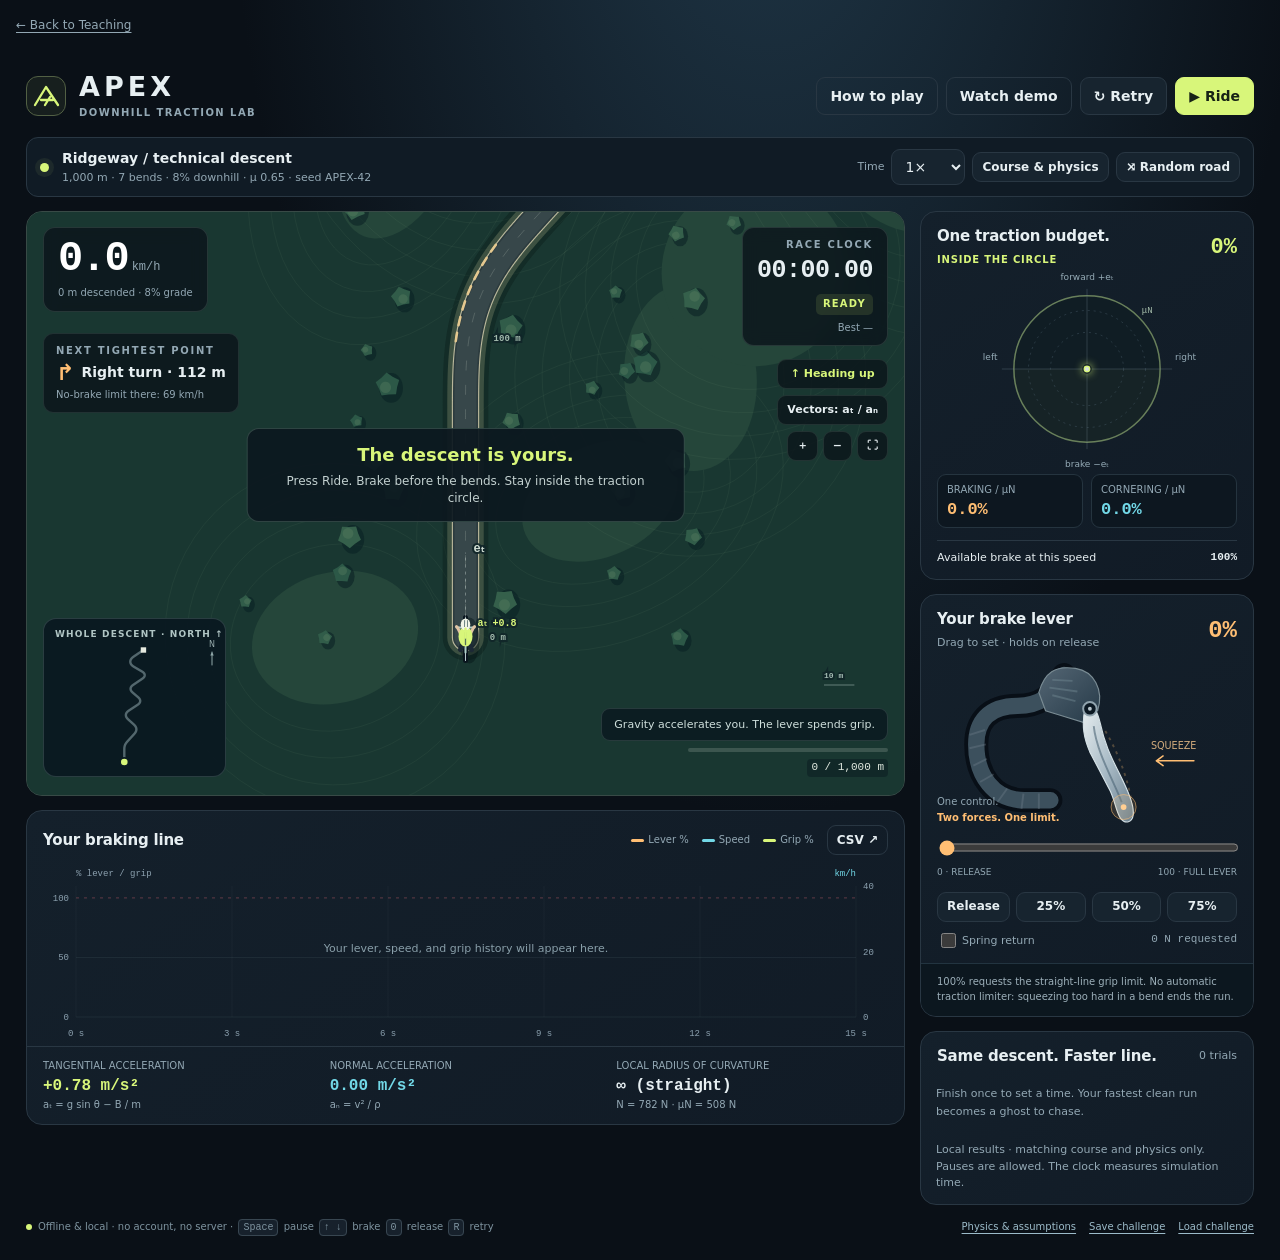
<file: static/teaching/downhill-traction-game/index.html>
<!doctype html>
<html lang="en">
<head>
<meta charset="utf-8"><meta name="viewport" content="width=device-width, initial-scale=1, viewport-fit=cover">
<meta name="description" content="A self-contained downhill cycling game for teaching intrinsic coordinates and the tire friction circle. Brake, corner, and race the clock.">
<title>APEX · Downhill Traction Lab</title>
<style>
:root{color-scheme:dark;--bg:#0a1017;--panel:#111c27;--panel2:#15222f;--line:#293743;--text:#e7eff2;--muted:#93a8b4;--lime:#d8f67a;--cyan:#72d8e7;--amber:#ffbe73;--red:#ff7580;--radius:16px;--mono:ui-monospace,SFMono-Regular,Consolas,"Liberation Mono",monospace}
*{box-sizing:border-box}html{background:var(--bg)}body{margin:0;font-family:Inter,ui-sans-serif,system-ui,-apple-system,BlinkMacSystemFont,"Segoe UI",sans-serif;color:var(--text);background:radial-gradient(ellipse at 60% -20%,#203849 0,transparent 50%),var(--bg);font-size:14px;line-height:1.45}button,input,select{font:inherit}button,select,input[type=number],input[type=text]{border:1px solid var(--line);background:#17242f;color:var(--text);border-radius:9px;min-height:36px}button{padding:8px 13px;cursor:pointer;white-space:nowrap;font-weight:600;transition:background .14s,transform .12s}button:hover{background:#263747}button:active{transform:translateY(1px)}button:disabled{opacity:.4;cursor:default;transform:none}button.primary{background:var(--lime);border-color:var(--lime);color:#172216}button.primary:hover{background:#e6ffa0}button.outline{background:transparent}button.danger{color:var(--red)}button.small{padding:5px 9px;font-size:12px;min-height:30px}button.icon{padding:6px 10px;font-size:17px;min-width:34px}button[aria-pressed=true]{border-color:var(--lime);color:var(--lime)}button.primary[aria-pressed=true]{color:#142015}input,select{padding:6px 9px}input[type=checkbox]{accent-color:var(--lime);width:15px;height:15px;vertical-align:middle;margin-right:6px}input[type=range]{padding:0;height:23px;min-width:0;accent-color:var(--amber);cursor:pointer}input[type=number]{width:90px}input[type=text]{width:125px}input:focus-visible,button:focus-visible,select:focus-visible,[tabindex]:focus-visible{outline:2px solid var(--cyan);outline-offset:3px}a{color:var(--cyan)}h1,h2,h3,p{margin:0}h2{font-size:15px;letter-spacing:-.2px}h3{font-size:14px}.muted{color:var(--muted)}.mono{font-family:var(--mono);font-variant-numeric:tabular-nums}.eyebrow{font-size:10px;letter-spacing:1.7px;text-transform:uppercase;font-weight:750;color:var(--muted)}.app{max-width:1660px;margin:auto;padding:20px 26px 25px}.topbar{display:flex;align-items:center;justify-content:space-between;gap:15px;margin-bottom:17px}.identity{display:flex;gap:13px;align-items:center}.brandmark{width:40px;height:40px;position:relative;border:1px solid #526044;border-radius:12px;background:#d8f67a10;display:grid;place-items:center;color:var(--lime)}.wordmark{font-size:27px;letter-spacing:4px;font-weight:850;line-height:1.1}.identity .eyebrow{margin-top:4px;letter-spacing:1.45px}.header-actions{display:flex;align-items:center;gap:8px}.coursebar{display:flex;align-items:center;justify-content:space-between;gap:12px;background:#101b25;border:1px solid var(--line);border-radius:12px;padding:10px 13px;margin-bottom:14px;flex-wrap:wrap}.course-identity{display:flex;align-items:center;gap:13px}.course-dot{width:9px;height:9px;background:var(--lime);box-shadow:0 0 0 5px #d8f67a10;border-radius:50%}.course-name{font-size:14px;font-weight:650}.course-meta{font-size:11px;color:var(--muted);margin-top:2px}.course-actions{display:flex;gap:7px;align-items:center}.workspace{display:grid;grid-template-columns:minmax(0,1fr) 334px;gap:15px;align-items:start}.leftcol,.rightcol{display:flex;flex-direction:column;gap:14px}.card{border:1px solid var(--line);background:linear-gradient(145deg,#14202b,#111b26);border-radius:var(--radius);overflow:hidden}.card-head{padding:14px 16px 0;display:flex;justify-content:space-between;align-items:center;gap:8px}.small-note{font-size:11px;color:var(--muted);line-height:1.5}.stage{height:clamp(490px,65vh,720px);position:relative;background:#16312e;border:1px solid #384a46;border-radius:var(--radius);overflow:hidden}.stage canvas{width:100%;height:100%;display:block}.stage-head{position:absolute;top:15px;left:16px;right:16px;display:flex;justify-content:space-between;align-items:flex-start;gap:10px;pointer-events:none}.hud-box{background:#0c171cdb;border:1px solid #78938a3b;border-radius:12px;padding:10px 14px;backdrop-filter:blur(8px)}.speed-num{font-size:42px;line-height:1;font-weight:650;letter-spacing:-2px;color:#fff}.speed-unit{font-size:12px;font-family:var(--mono);color:var(--muted);margin-left:4px}.timer-box{text-align:right;min-width:140px}.timer{font-size:25px;font-weight:650;letter-spacing:-.5px}.hud-mini{font-size:10px;color:var(--muted);margin-top:6px}.run-tag{display:inline-block;font-size:10px;font-weight:750;letter-spacing:1.2px;padding:3px 7px;border-radius:5px;background:#d8f67a1c;color:var(--lime);margin-top:5px}.next-bend{position:absolute;top:121px;left:16px;pointer-events:none;max-width:245px;padding:10px 12px;background:#0c171cdd;border:1px solid #78938a32;border-radius:10px}.bend-value{font-size:14px;font-weight:650;margin:3px 0}.bend-arrow{display:inline-block;color:var(--amber);font-size:22px;line-height:1;vertical-align:middle;margin-right:7px}.next-bend .small-note{font-size:10px}.view-tools{position:absolute;top:147px;right:16px;display:flex;flex-direction:column;gap:6px}.view-tools button{background:#0c171cd9;border-color:#526b644e;font-size:11px}.map-shell{position:absolute;bottom:18px;left:16px;width:183px;height:159px;background:#091820e8;border:1px solid #61787960;border-radius:13px;overflow:hidden;pointer-events:none}.map-label{position:absolute;left:11px;top:9px;font-size:9px;font-weight:700;letter-spacing:1.15px;color:#b0c5c4}.map-shell canvas{position:absolute;top:21px;left:0;width:100%;height:134px}.stage-caption{position:absolute;bottom:18px;right:16px;left:212px;display:flex;align-items:flex-end;flex-direction:column;gap:7px;pointer-events:none}.stage-hint{font-size:11px;max-width:380px;padding:8px 12px;border-radius:9px;border:1px solid #62797450;background:#0b1b21e8;text-align:right;color:#cfdfdc}.progress-line{width:200px;height:4px;background:#71857d66;border-radius:5px;overflow:hidden}.progress-fill{height:100%;width:0%;background:var(--lime);transition:width .2s linear}.distance{font-size:11px;color:#e0e8df;font-family:var(--mono);background:#0b1b2180;border-radius:4px;padding:1px 4px}.status-banner{position:absolute;left:50%;top:45%;transform:translate(-50%,-50%);text-align:center;padding:13px 20px;border-radius:12px;background:#0c1820ed;border:1px solid #63827566;min-width:230px;max-width:75%;pointer-events:none}.status-banner strong{font-size:18px;color:var(--lime);display:block}.status-banner p{font-size:12px;color:#c3d1d0;margin-top:5px}.result{position:absolute;z-index:5;inset:0;display:flex;align-items:center;justify-content:center;background:#07111865;backdrop-filter:blur(2px)}[hidden]{display:none!important}.result-card{width:min(420px,89%);background:#12212a;border:1px solid #5a737780;border-radius:17px;box-shadow:0 15px 70px #0008;padding:24px}.result-card h2{font-size:27px;letter-spacing:-.7px;margin:6px 0 9px}.result-card .result-time{font-size:33px;letter-spacing:-1px;color:var(--lime);margin:8px 0}.result-metrics{display:grid;grid-template-columns:1fr 1fr;gap:10px;margin:16px 0}.result-metrics>div{background:#09151c;border:1px solid #2c3c45;border-radius:9px;padding:10px}.result-metrics b{display:block;font:600 17px var(--mono);margin-top:5px}.result-actions{display:flex;gap:8px;margin-top:17px}.result-message{color:#b4c5cd;font-size:12px;line-height:1.6}.grip-header-right{font:650 22px var(--mono);color:var(--lime)}.circle-wrap{height:206px;position:relative}.circle-wrap canvas{width:100%;height:100%;display:block}.grip-readouts{display:grid;grid-template-columns:1fr 1fr;gap:8px;padding:0 16px 12px}.readout{background:#0d1720;border:1px solid #25343f;border-radius:9px;padding:8px 9px}.readout-label{font-size:10px;color:var(--muted)}.readout-num{font:650 17px var(--mono);margin-top:2px}.readout-brake{color:var(--amber)}.readout-turn{color:var(--cyan)}.budget-line{margin:0 16px 13px;font-size:11px;border-top:1px solid var(--line);padding-top:9px;display:flex;justify-content:space-between;gap:5px}.grip-state{font-size:10px;letter-spacing:.8px;font-weight:650;text-transform:uppercase;color:var(--lime)}.brake-card .card-head{padding-bottom:0}.brake-total{font:600 24px var(--mono);color:var(--amber)}.lever-wrap{height:183px;position:relative;margin:0 15px}.lever-wrap svg{width:100%;height:100%;display:block;touch-action:none;cursor:grab;overflow:visible}.lever-wrap svg.dragging{cursor:grabbing}.lever-caption{position:absolute;left:1px;bottom:8px;font-size:10px;line-height:1.6;color:var(--muted);pointer-events:none}.lever-caption strong{color:var(--amber);font-weight:600}.brake-slider{padding:0 16px}.brake-slider input{width:100%}.slider-labels{display:flex;justify-content:space-between;font-size:9px;color:var(--muted);margin-top:2px}.brake-buttons{display:flex;gap:6px;padding:12px 16px 8px}.brake-buttons button{flex:1}.spring-row{display:flex;align-items:center;justify-content:space-between;padding:0 16px 12px;font-size:11px;color:var(--muted)}.spring-row label{cursor:pointer}.brake-note{font-size:10px;line-height:1.5;color:#9db0ba;padding:10px 16px 12px;background:#0c171f;border-top:1px solid #223440}.telemetry-card .card-head{padding-bottom:9px;flex-wrap:wrap}.chart-legend{display:flex;gap:13px;font-size:10px;align-items:center;color:var(--muted)}.legend-mark{display:inline-block;width:13px;height:3px;vertical-align:middle;margin-right:4px;border-radius:4px}.chart-wrap{height:182px;position:relative;margin:0 5px}.chart-wrap canvas{width:100%;height:100%;display:block}.chart-tooltip{position:absolute;padding:7px 9px;font:11px var(--mono);line-height:1.6;background:#050c13f2;border:1px solid #3f5260;border-radius:7px;pointer-events:none;white-space:nowrap;z-index:4}.accel-strip{display:grid;grid-template-columns:1fr 1fr 1fr;border-top:1px solid var(--line);padding:12px 16px;gap:15px}.accel-label{font-size:10px;color:var(--muted);margin-bottom:3px}.accel-value{font:600 16px var(--mono)}.accel-equation{font-size:10px;color:var(--muted);margin-top:3px}.attempt-list{padding:8px 15px 12px;max-height:184px;overflow:auto;scrollbar-width:thin}.attempt-row{display:grid;grid-template-columns:25px 1fr auto;gap:8px;align-items:center;padding:8px 0;border-bottom:1px solid #29374370;font-size:11px}.attempt-row:last-child{border:0}.attempt-dot{height:20px;width:20px;display:grid;place-items:center;border-radius:6px;background:#263543;color:var(--muted);font-size:10px}.attempt-row.best .attempt-dot{background:#d8f67a20;color:var(--lime)}.attempt-sub{font-size:9px;color:var(--muted);margin-top:1px}.attempt-time{font:600 13px var(--mono)}.empty-state{padding:10px 0;color:var(--muted);font-size:11px;line-height:1.6}.footer{display:flex;justify-content:space-between;gap:12px;font-size:10px;color:#7e939f;margin-top:15px;flex-wrap:wrap}.footer a{color:#a3bfc9}.tiny-key{font:10px var(--mono);padding:2px 4px;border-radius:4px;border:1px solid #384651;background:#17212c;margin:0 2px}.footer-links{display:flex;gap:13px}.footer-links button{padding:0;border:0;background:none;color:#9cbbc9;min-height:15px;font-size:10px;text-decoration:underline;text-underline-offset:3px;font-weight:500}.live-dot{display:inline-block;width:6px;height:6px;border-radius:50%;margin-right:6px;background:var(--lime)}dialog{width:min(760px,calc(100vw - 30px));max-height:88vh;background:#111e29;color:var(--text);border:1px solid #40525e;border-radius:17px;padding:0;box-shadow:0 20px 90px #0009}dialog::backdrop{background:#03090db5;backdrop-filter:blur(4px)}.modal-head{position:sticky;top:0;padding:18px 22px;background:#15242f;border-bottom:1px solid #34434c;display:flex;justify-content:space-between;align-items:center;z-index:3}.modal-head h2{font-size:19px}.modal-content{padding:20px 22px 24px}.modal-content h3{color:var(--lime);margin:21px 0 7px;font-size:15px}.modal-content h3:first-child{margin-top:0}.modal-content p{font-size:13px;line-height:1.7;color:#bfccd3;margin:8px 0}.modal-content .formula{font-family:var(--mono);font-size:14px;padding:13px 15px;border:1px solid #3b505d;border-radius:9px;background:#0c1720;line-height:2;color:var(--text);margin:12px 0;overflow-wrap:anywhere}.help-grid{display:grid;grid-template-columns:1fr 1fr;gap:11px;margin:15px 0}.help-item{padding:13px;border:1px solid var(--line);border-radius:10px;background:#0d1822}.help-item strong{font-size:13px}.help-item p{font-size:12px;margin:5px 0 0}.settings-grid{display:grid;grid-template-columns:1fr 1fr;gap:18px 20px;margin-bottom:20px}.settings-grid label{display:flex;flex-direction:column;gap:6px;font-size:12px;font-weight:600}.settings-grid label span{font-size:10px;font-weight:400;color:var(--muted)}.settings-grid input,.settings-grid select{width:100%}.settings-grid .wide{grid-column:1/-1}.dialog-actions{display:flex;justify-content:flex-end;gap:8px;margin-top:20px;padding-top:15px;border-top:1px solid var(--line)}.settings-error{color:var(--red);font-size:12px;margin-top:10px}.inline-controls{display:flex;align-items:center;gap:10px;flex-wrap:wrap}.callout{padding:12px 15px;border-left:3px solid var(--amber);background:#ffbe730a;border-radius:0 8px 8px 0}.small-links{font-size:11px;line-height:1.8}.small-links a{display:block}.toast{position:fixed;bottom:22px;left:50%;transform:translateX(-50%);max-width:min(560px,90vw);padding:11px 16px;background:#21313d;border:1px solid #5b6e79;border-radius:10px;z-index:40;font-size:12px;box-shadow:0 8px 40px #0009;text-align:center}.mobile-dock{display:none}.storage-warning{padding:7px 15px;font-size:10px;color:var(--amber);background:#ffbe7308}.freeze-hint{color:var(--amber)}.autopause-note{font-size:10px;margin-top:6px;color:#d2ddc4}
@media(min-width:1700px){.app{padding-top:26px}.stage{height:700px}}
@media(max-width:1150px){.app{padding:16px}.workspace{grid-template-columns:minmax(0,1fr) 305px;gap:12px}.stage{height:600px}.header-actions button{padding:8px 10px}.brandmark{width:35px;height:35px}.wordmark{font-size:24px}.next-bend{max-width:195px}.map-shell{width:160px;height:143px}.map-shell canvas{height:119px}.stage-caption{left:183px}.stage-hint{max-width:255px;font-size:10px}.progress-line{width:150px}}
@media(max-width:900px){.workspace{grid-template-columns:1fr}.rightcol{display:grid;grid-template-columns:1fr 1fr;align-items:start}.attempts-card{grid-column:1/-1}.stage{height:570px}.coursebar{gap:10px}.course-actions{flex-wrap:wrap}.header-actions .desktop-extra{display:none}.footer{margin-bottom:78px}.mobile-dock{display:flex;position:fixed;bottom:0;left:0;right:0;padding:9px 13px max(9px,env(safe-area-inset-bottom));background:#101e2bef;border-top:1px solid #50616a;gap:11px;align-items:center;backdrop-filter:blur(12px);z-index:12}.mobile-dock label{font-size:10px;color:var(--amber);width:42px;line-height:1.5}.mobile-dock label b{font:650 15px var(--mono)}.mobile-dock input{flex:1}.mobile-dock button{min-width:74px}.circle-wrap{height:205px}.stage-caption{left:210px}.map-shell{width:184px;height:153px}.map-shell canvas{height:129px}}
@media(max-width:550px){.app{padding:12px 9px}.identity{gap:8px}.identity .eyebrow{font-size:8px;letter-spacing:1px}.wordmark{font-size:21px}.brandmark{width:31px;height:35px}.header-actions{gap:5px}.header-actions button{padding:7px 9px;font-size:12px}.header-actions #retryBtn{display:none}.coursebar{padding:10px}.course-identity{gap:9px}.course-actions{width:100%;justify-content:space-between}.course-actions button{font-size:11px;padding:6px 8px}.course-actions select{font-size:11px;max-width:83px;min-height:32px;padding:4px}.stage{height:510px}.stage-head{left:10px;right:10px;top:10px}.hud-box{padding:9px 11px}.speed-num{font-size:34px}.timer-box{min-width:115px}.timer{font-size:21px}.next-bend{left:10px;top:108px;max-width:194px}.view-tools{right:10px;top:136px}.view-tools button{font-size:9px;padding:4px 7px;min-height:27px}.map-shell{left:10px;bottom:11px;width:125px;height:130px}.map-shell canvas{height:106px}.map-label{font-size:8px;letter-spacing:.8px}.stage-caption{right:10px;bottom:12px;left:145px}.stage-hint{font-size:9px;padding:6px 7px}.distance{font-size:10px}.progress-line{width:125px}.rightcol{gap:10px}.card-head{padding:12px 11px 0}.card-head h2{font-size:13px}.circle-wrap{height:171px}.grip-header-right{font-size:18px}.grip-readouts{padding:0 8px 9px;gap:5px}.readout{padding:6px}.readout-label{font-size:8px}.readout-num{font-size:13px}.budget-line{font-size:9px;margin:0 9px 10px;flex-direction:column;gap:2px}.grip-state{font-size:8px}.lever-wrap{margin:0 6px;height:174px}.brake-total{font-size:18px}.lever-caption{font-size:8px}.brake-slider{padding:0 10px}.brake-buttons{padding:10px 8px 8px;gap:4px;flex-wrap:wrap}.brake-buttons button{padding:5px;font-size:10px;min-height:27px}.spring-row{padding:0 9px 9px;font-size:9px;flex-wrap:wrap;gap:5px}.brake-note{padding:8px 9px;font-size:9px}.slider-labels{font-size:8px}.telemetry-card .card-head{padding:12px 12px 7px}.chart-legend{font-size:9px;gap:9px}.chart-wrap{height:170px}.accel-strip{padding:10px;gap:8px}.accel-value{font-size:12px}.accel-label,.accel-equation{font-size:8px}.settings-grid,.help-grid{grid-template-columns:1fr}.settings-grid .wide{grid-column:auto}.modal-content{padding:17px}.modal-head{padding:14px 17px}.modal-head h2{font-size:16px}.footer{font-size:9px}.status-banner{min-width:210px;max-width:80%;top:49%}.status-banner strong{font-size:16px}}
@media(prefers-reduced-motion:reduce){*{transition:none!important}.result{backdrop-filter:none}}
</style>
</head>
<body>
<nav aria-label="Teaching" style="max-width:1536px;margin:auto;padding:8px 16px"><a href="/teaching/" style="display:inline-flex;align-items:center;min-height:36px;color:#93a8b4;font-size:12px;text-decoration:underline;text-underline-offset:3px">← Back to Teaching</a></nav>
<div class="app">
<header class="topbar">
  <div class="identity"><div class="brandmark" aria-hidden="true"><svg width="27" height="25" viewBox="0 0 27 25" fill="none"><path d="M2 21 13 3l12 18M8 16h12M12 21l5-8" stroke="currentColor" stroke-width="2.3" stroke-linecap="round" stroke-linejoin="round"/></svg></div><div><h1 class="wordmark">APEX</h1><div class="eyebrow">Downhill traction lab</div></div></div>
  <div class="header-actions"><button id="helpBtn" class="outline desktop-extra">How to play</button><button id="demoBtn" class="outline desktop-extra" title="Watch a conservative, unranked demonstration">Watch demo</button><button id="retryBtn" title="Restart the same course (R)">↻ Retry</button><button id="runBtn" class="primary" title="Start or pause simulation (Space)">▶ Ride</button></div>
</header>
<section class="coursebar" aria-label="Current course">
  <div class="course-identity"><span class="course-dot"></span><div><div class="course-name" id="courseName">Ridgeway / technical descent</div><div class="course-meta" id="courseMeta"></div></div></div>
  <div class="course-actions"><label for="playback" class="small-note">Time</label><select id="playback" aria-label="Simulation playback speed"><option value="0.5">0.5×</option><option value="1" selected>1×</option><option value="2">2×</option><option value="4">4×</option></select><button id="settingsBtn" class="small">Course & physics</button><button id="randomBtn" class="small">⤨ Random road</button></div>
</section>
<main class="workspace">
<div class="leftcol">
<section class="stage" id="stage" aria-label="Downhill cycling simulation">
 <canvas id="roadCanvas" aria-label="Top-down road. The rider stays pointed up in the rotating view. The minimap shows the entire descent.">Your browser needs HTML canvas support.</canvas>
 <div class="stage-head"><div class="hud-box"><div><span class="speed-num mono" id="speed">0.0</span><span class="speed-unit">km/h</span></div><div class="hud-mini" id="elevationHud">0 m descended</div></div><div class="hud-box timer-box"><div class="eyebrow">Race clock</div><div class="timer mono" id="timer">00:00.00</div><div class="run-tag" id="runTag">READY</div><div class="hud-mini" id="bestHud">Best —</div></div></div>
 <div class="next-bend" id="bendCard"><div class="eyebrow" id="bendEyebrow">Next bend</div><div class="bend-value"><span class="bend-arrow" id="bendArrow">↱</span><span id="bendName">Right turn · 100 m</span></div><div class="small-note" id="bendLimit">No-brake limit at tightest point: —</div></div>
 <div class="view-tools"><button id="headingBtn" class="small" aria-pressed="true" title="Toggle rotating rider-following view / fixed north-up view">↑ Heading up</button><button id="vectorsBtn" class="small" title="Cycle acceleration vectors, tire-force vectors, and no vectors">Vectors: aₜ / aₙ</button><div style="display:flex;gap:5px;justify-content:flex-end"><button id="zoomInBtn" class="small" aria-label="Zoom in">＋</button><button id="zoomOutBtn" class="small" aria-label="Zoom out">−</button><button id="fullBtn" class="small" title="Fullscreen (F)" aria-label="Fullscreen">⛶</button></div></div>
 <div class="map-shell"><div class="map-label">WHOLE DESCENT · NORTH ↑</div><canvas id="mapCanvas" aria-label="Global map with current rider position"></canvas></div>
 <div class="stage-caption"><div class="stage-hint" id="stageHint">Gravity accelerates you. The lever spends grip.</div><div class="progress-line"><div class="progress-fill" id="progressFill"></div></div><div class="distance" id="distance">0 / 1,000 m</div></div>
 <div class="status-banner" id="statusBanner"><strong id="bannerTitle">The descent is yours.</strong><p id="bannerText">Press Ride. Brake before the bends.<br>Stay inside the traction circle.</p></div>
 <div class="result" id="result" hidden><div class="result-card"><div class="eyebrow" id="resultKicker">End of attempt</div><h2 id="resultTitle">Traction lost.</h2><div class="result-time mono" id="resultTime"></div><p class="result-message" id="resultMessage"></p><div class="result-metrics"><div><span class="eyebrow" id="resultMetric1Label">Cornering</span><b id="resultMetric1"></b></div><div><span class="eyebrow" id="resultMetric2Label">Braking</span><b id="resultMetric2"></b></div></div><p class="small-note" id="resultFootnote"></p><div class="result-actions"><button class="primary" id="resultRetry">↻ Try again</button><button id="inspectBtn">Inspect run</button></div></div></div>
</section>
<section class="card telemetry-card">
 <div class="card-head"><h2>Your braking line</h2><div class="chart-legend"><span><i class="legend-mark" style="background:var(--amber)"></i>Lever %</span><span><i class="legend-mark" style="background:var(--cyan)"></i>Speed</span><span><i class="legend-mark" style="background:var(--lime)"></i>Grip %</span><button id="csvBtn" class="small outline" title="Export this attempt’s sampled state and control history">CSV ↗</button></div></div>
 <div class="chart-wrap" id="chartWrap"><canvas id="chartCanvas" aria-label="Brake lever, speed, and traction utilization as functions of simulation time"></canvas><div class="chart-tooltip" id="chartTooltip" hidden></div></div>
 <div class="accel-strip"><div><div class="accel-label">TANGENTIAL ACCELERATION</div><div class="accel-value" id="atValue">+0.78 m/s²</div><div class="accel-equation">aₜ = g sin θ − B / m</div></div><div><div class="accel-label">NORMAL ACCELERATION</div><div class="accel-value" id="anValue">0.00 m/s²</div><div class="accel-equation">aₙ = v² / ρ</div></div><div><div class="accel-label">LOCAL RADIUS OF CURVATURE</div><div class="accel-value" id="radiusValue">∞</div><div class="accel-equation" id="forceValue">N = 782 N</div></div></div>
</section>
</div>
<aside class="rightcol">
<section class="card grip-card">
 <div class="card-head"><div><h2>One traction budget.</h2><span class="grip-state" id="gripState">INSIDE THE CIRCLE</span></div><div class="grip-header-right" id="gripPercent">0%</div></div>
 <div class="circle-wrap"><canvas id="circleCanvas" aria-label="Friction circle: lateral tire force horizontally and braking force downward. Combined force must stay inside the circle."></canvas></div>
 <div class="grip-readouts"><div class="readout"><div class="readout-label">BRAKING / μN</div><div class="readout-num readout-brake" id="brakeForcePct">0.0%</div></div><div class="readout"><div class="readout-label">CORNERING / μN</div><div class="readout-num readout-turn" id="lateralForcePct">0.0%</div></div></div>
 <div class="budget-line"><span>Available brake at this speed</span><b class="mono" id="availableBrake">100%</b></div>
</section>
<section class="card brake-card">
 <div class="card-head"><div><h2>Your brake lever</h2><span class="small-note" id="brakeMode">Drag to set · holds on release</span></div><span class="brake-total" id="brakePercent">0%</span></div>
 <div class="lever-wrap">
  <svg id="leverSvg" viewBox="0 0 300 190" role="slider" tabindex="0" aria-label="Brake lever: drag left to squeeze or right to release. Arrow keys adjust." aria-valuemin="0" aria-valuemax="100" aria-valuenow="0">
   <defs><linearGradient id="hoodGrad" x1="0" y1="0" x2="1" y2="1"><stop stop-color="#546674"/><stop offset="1" stop-color="#263a48"/></linearGradient><linearGradient id="bladeGrad" x1="0" y1="0" x2="1" y2="1"><stop stop-color="#e7eef0"/><stop offset=".5" stop-color="#a9bbc6"/><stop offset="1" stop-color="#687e8d"/></linearGradient></defs>
   <path d="M126 25 C115 47 100 57 78 57 C47 57 35 74 35 97 C35 129 53 155 85 155 L112 155" stroke="#080f17" stroke-width="25" fill="none" stroke-linecap="round"/>
   <path d="M126 25 C115 47 100 57 78 57 C47 57 35 74 35 97 C35 129 53 155 85 155 L112 155" stroke="#3c505d" stroke-width="17" fill="none" stroke-linecap="round"/>
   <path d="M44 82 28 87 M45 97 28 101 M46 112 32 119 M53 128 39 136 M67 143 57 157 M84 148 82 164 M100 148 100 164" stroke="#72818c" stroke-opacity=".35" stroke-width="2"/>
   <path d="M100 43 C106 22 117 15 138 18 C157 21 168 40 161 62 L146 74 L123 67 L107 62 Z" fill="url(#hoodGrad)" stroke="#798b93" stroke-width="1.2"/>
   <path d="M114 30 135 31 M111 38 140 42 M114 46 138 52" stroke="#789099" stroke-width="2" opacity=".4"/>
   <path d="M169 83 C184 108 194 138 197 162" stroke="#ffbe7344" stroke-width="2" fill="none" stroke-dasharray="3 5"/>
   <g id="leverBlade" transform="rotate(0 153 60)"><path d="M148 59 C157 54 161 63 164 76 C168 95 174 108 183 126 C193 146 199 160 198 170 C197 178 190 180 185 174 C180 167 179 155 174 145 L153 105 C147 91 144 78 148 59 Z" fill="url(#bladeGrad)" stroke="#d4e0e5" stroke-width="1.2"/><path d="M157 78 C160 106 179 137 186 157" fill="none" stroke="#4e6777" stroke-width="2" opacity=".6"/><circle cx="188" cy="162" r="13" fill="#ffbe7320" stroke="#ffbe7390" stroke-width="1"/><circle cx="188" cy="162" r="3" fill="#ffce92"/></g>
   <circle cx="153" cy="60" r="7" fill="#0b1822" stroke="#90a3ad" stroke-width="2"/><circle cx="153" cy="60" r="2" fill="#b7c4cb"/>
   <path d="M261 114H222m0 0 7-5m-7 5 7 5" stroke="#ffbe73" stroke-width="1.6" fill="none" stroke-linecap="round"/>
   <text x="240" y="102" fill="#d4ad7d" text-anchor="middle" font-size="10" font-family="system-ui,sans-serif">SQUEEZE</text>
  </svg>
  <div class="lever-caption">One control.<br><strong>Two forces. One limit.</strong></div>
 </div>
 <div class="brake-slider"><input id="brakeRange" type="range" min="0" max="100" step="1" value="0" aria-label="Brake lever percentage"><div class="slider-labels"><span>0 · RELEASE</span><span>100 · FULL LEVER</span></div></div>
 <div class="brake-buttons"><button class="small" id="releaseBtn">Release</button><button class="small" id="brake25">25%</button><button class="small" id="brake50">50%</button><button class="small" id="brake75">75%</button></div>
 <div class="spring-row"><label><input id="springReturn" type="checkbox">Spring return</label><span class="mono" id="brakeNewtons">0 N requested</span></div>
 <div class="brake-note">100% requests the straight-line grip limit. No automatic traction limiter: squeezing too hard in a bend ends the run.</div>
</section>
<section class="card attempts-card">
 <div class="card-head"><h2>Same descent. Faster line.</h2><span class="small-note" id="attemptCount">0 trials</span></div>
 <div id="storageWarning" class="storage-warning" hidden>Browser storage is unavailable. Results last only for this open session.</div>
 <div class="attempt-list" id="attemptList"><div class="empty-state">Finish once to set a time.<br>Your fastest clean run becomes a ghost to chase.</div></div>
 <div style="padding:0 15px 12px" class="small-note">Local results · matching course and physics only.<br>Pauses are allowed. The clock measures simulation time.</div>
</section>
</aside>
</main>
<footer class="footer"><div><span class="live-dot"></span>Offline & local · no account, no server · <span class="tiny-key">Space</span> pause <span class="tiny-key">↑ ↓</span> brake <span class="tiny-key">0</span> release <span class="tiny-key">R</span> retry</div><div class="footer-links"><button id="physicsBtn">Physics & assumptions</button><button id="saveChallengeBtn">Save challenge</button><button id="loadChallengeBtn">Load challenge</button></div></footer>
</div>
<div class="mobile-dock"><label for="mobileBrake">BRAKE<br><b id="mobileBrakePct">0%</b></label><span id="mobileGrip" class="mono" style="font-size:10px;min-width:44px;color:var(--lime)">GRIP<br>0%</span><input type="range" id="mobileBrake" min="0" max="100" step="1" value="0" aria-label="Mobile brake percentage"><button id="mobileRun" class="primary">▶ Ride</button></div>
<div class="toast" id="toast" hidden role="status"></div><input id="challengeFile" type="file" accept=".json,application/json" hidden>
<dialog id="settingsDialog"><form id="settingsForm"><div class="modal-head"><h2>Build your descent</h2><button type="button" class="icon outline" data-close="settingsDialog" aria-label="Close course settings">×</button></div><div class="modal-content"><div class="settings-grid">
<label>Road character<select id="courseType"><option value="flow">Flowing bends</option><option value="technical">Technical descent</option><option value="switchback">Switchbacks</option><option value="straight">Straight physics test</option></select><span>Smooth curvature; no steering or line selection.</span></label>
<label>Reproducible road seed<input type="text" id="seedInput" maxlength="60" required><span>The same seed and settings reproduce the same road.</span></label>
<label>Road length (m)<input type="number" id="lengthInput" min="300" max="3000" step="50" required><span>True distance along the sloping centerline.</span></label>
<label>Constant downhill grade (%)<input type="number" id="gradeInput" min="2" max="16" step="0.5" required><span>8% means tan θ = 0.08, not θ = 8°.</span></label>
<label>Tire friction coefficient μ<input type="number" id="muInput" min="0.25" max="1.1" step="0.01" required><span>Illustrative uniform grip; not a measured road surface.</span></label>
<label>Rider + bicycle mass (kg)<input type="number" id="massInput" min="35" max="160" step="1" required><span>Changes forces, but cancels from acceleration in this model.</span></label>
</div><div class="callout small-note">Applying settings starts a new attempt from rest. Grip is constant across the course. There is no pedaling, aerodynamic drag, or rolling resistance in this classroom model, so releasing the brake always accelerates the moving rider downhill.</div><div id="settingsError" class="settings-error" hidden></div><div class="dialog-actions"><button type="button" data-close="settingsDialog">Cancel</button><button type="submit" class="primary">Apply & restart</button></div></div></form></dialog>
<dialog id="helpDialog"><div class="modal-head"><h2>Beat the descent. Not the physics.</h2><button class="icon outline" data-close="helpDialog" aria-label="Close instructions">×</button></div><div class="modal-content">
<div class="help-grid"><div class="help-item"><strong>01 / Ride, then react</strong><p>Start from rest. Gravity builds speed on the constant downhill. The cyclist follows the road centerline automatically.</p></div><div class="help-item"><strong>02 / Squeeze the lever</strong><p>Drag the silver brake lever left to pull, right to release, or use the slider. The setting stays where you leave it unless Spring return is on.</p></div><div class="help-item"><strong>03 / Watch the vector</strong><p>Amber is backward braking force. Cyan is sideways cornering force. Their vector sum must remain inside the traction circle.</p></div><div class="help-item"><strong>04 / Make a clean run</strong><p>Cross the finish for a time. Exceed available grip and the attempt ends. Retry the same road and race your best clean run’s ghost.</p></div></div>
<p><b>Stop freezes everything:</b> time, distance, and speed. While stopped, moving the brake previews the force that would be demanded on resume; it does not change the recorded run. A red preview warns of an immediate crash. On-resume inputs are checked before the bicycle moves.</p>
<p><b>The road moves around you.</b> Heading-up mode keeps the cyclist pointed toward the top of the screen. The bottom-left map does not rotate. Its top is farther along the overall downhill direction. Neither display is a vertical elevation view.</p>
<p><b>Controls:</b> Space = Ride/Stop; ↑ / ↓ = 5% more/less brake; 0 = release; R = retry; F = fullscreen. Use 0.5× playback for careful demonstrations. The mobile bottom bar provides the same brake and pause controls.</p>
<p><b>Spring return:</b> pointer-controlled lever and sliders return to zero when released. Preset buttons and keyboard changes remain latched. Pausing also ends an active spring-return pull. Opening settings/help or hiding the page pauses the run; returning does not resume it.</p>
<h3 id="physicsSection">The force circle is not the net-acceleration circle</h3>
<p>Gravity supplies the downhill driving component. The tire supplies braking and the lateral force that turns the cyclist. On an unbanked road of constant longitudinal grade:</p>
<div class="formula">N = mg cos θ<br>a<sub>t</sub> = g sin θ − B/m<br>a<sub>n</sub> = v²/ρ, &nbsp; |F<sub>n</sub>| = ma<sub>n</sub><br>√(B² + F<sub>n</sub>²) ≤ μN</div>
<p>Here B ≥ 0 is the brake-force magnitude and ρ is the spatial centerline’s radius of curvature. The circle’s vertical axis is signed forward tire force, so braking points downward. The horizontal axis is signed lateral force: left turns go left; right turns go right. Gravity is <b>not</b> included in this tire-force circle.</p>
<div class="formula">b = B/(μN), &nbsp; ℓ = F<sub>n</sub>/(μN)<br>Grip used = 100√(b² + ℓ²) %<br>Available brake = 100√max(0, 1 − ℓ²) %</div>
<p>For example, at 80% lateral utilization, 60% of the straight-line braking limit remains, not 20%. Braking during a turn is possible if the combined force stays inside the circle. Braking can slow the rider and reduce future lateral demand, yet an excessively large brake command can exceed the current budget immediately.</p>
<p><b>At rest:</b> a sufficiently squeezed brake holds the bicycle stationary. Its actual force only balances the downhill gravity component, rather than pulling the bicycle backward. The lever percentage is still the requested brake capacity. The race clock keeps running while the bicycle is held still.</p>
<h3>Geometry and numerical model</h3>
<p>The road is a smooth, unbanked ribbon descending at constant grade. Let q be distance along its horizontal map, s true road distance, and ψ its heading. Then q = s cos θ, z = −s sin θ, and 1/ρ = cos²θ |dψ/dq|. Smooth quintic heading transitions produce continuous curvature. This geometry has no centerline acceleration normal to the road surface, so N = mg cos θ is consistent with the model.</p>
<p>Within each 1/120 s physics step, constant-force tangential motion is solved analytically, including stops. Traction and finish events are bracketed inside the step and refined by bisection. The simulation clock advances from physics steps, not frame count. Slow frames may slow playback rather than skip physics; a hidden tab pauses automatically.</p>
<h3>What this model deliberately leaves out</h3>
<p>A single resultant contact force represents both tires. There is no banking, steering choice, front/rear brake split, weight transfer, wheel lock dynamics, tire relaxation, drag, rolling resistance, pedaling, brake heating, or active balance. Coefficients are illustrative. A grip-limit violation ends the game; the outward skid-and-fall is a <b>stylized animation, not a post-crash dynamics calculation</b>. The rider icon is enlarged for visibility. This is a mechanics teaching game, not a prediction of safe speeds or braking on a real descent.</p>
<h3>Reproducible classroom challenges</h3>
<p>Random road changes the seed but preserves the other rules. Save challenge exports a small JSON with the exact course and physics; Load challenge restores it. CSV exports this run’s time, distance, velocity, lever, tire forces, acceleration, curvature, and traction use. Every brake change is recorded as a before/after pair at the same simulation time.</p>
<p>Leaderboard entries match the full course and physics configuration. All manual runs allow pauses; playback speed does not change the physics. Watch demo uses a conservative preview-based controller, is <b>not an optimized solution</b>, and never enters the leaderboard. Taking control of a demo keeps that attempt unranked. Ghosts replay your best completed manual run, not an ideal trajectory. Records stay in this browser only; export important runs.</p>
<h3>Physics references</h3>
<div class="small-links"><a href="https://openstax.org/books/university-physics-volume-1/pages/6-3-centripetal-force" target="_blank" rel="noopener">OpenStax, University Physics §6.3 — tire friction and centripetal force on unbanked curves</a><a href="https://www.mathworks.com/help/simscape/ug/configuring-gravity-friction.html" target="_blank" rel="noopener">MathWorks, Gravity and Friction — incline components and static holding</a><a href="https://www.mathworks.com/matlabcentral/fileexchange/110955-magic-formula-tyre-library" target="_blank" rel="noopener">Magic Formula Tyre Library — friction ellipse / Kamm-circle visualization</a><a href="https://www.mathworks.com/help/vdynblks/ref/combinedslipwheel2dof.html" target="_blank" rel="noopener">MathWorks, Combined Slip Wheel — more complete longitudinal–lateral tire modeling</a></div>
<p class="small-note">APEX · version 1.0.0 · single-file HTML / JavaScript / canvas. Everything except opening the optional reference links works offline. No external code, fonts, images, or analytics are loaded.</p>
<div class="dialog-actions"><button class="primary" data-close="helpDialog">Back to the descent</button></div>
</div></dialog>
<script>
/* APEX Downhill Traction Lab — deterministic mechanics, no browser dependencies.
   SI units. Constant longitudinal grade; unbanked road ribbon. No pedaling,
   drag, rolling resistance, wheel inertia, or front/rear load transfer.
   Projected road coordinate q = s*cos(theta), where s is true road distance.
   Signed spatial curvature kappa = cos(theta)^2 * d(heading)/dq.
   Copyright 2026. Released under the MIT license; see LICENSE.txt. */
(function(root,factory){ const api=factory(); if(typeof module==='object'&&module.exports)module.exports=api; else root.DownhillPhysics=api; })(typeof globalThis!=='undefined'?globalThis:this,function(){
'use strict';
const VERSION='1.0.0', G=9.80665, DT=1/120, EPS=1e-9;
const clamp=(x,a,b)=>Math.max(a,Math.min(b,x));
const DEFAULTS=Object.freeze({seed:'APEX-42',type:'technical',length:1000,grade:8,mu:0.65,mass:80});
function config(input={}) {
  const c={...DEFAULTS,...input};
  for(const [key,lo,hi] of [['length',300,3000],['grade',2,16],['mu',0.25,1.10],['mass',35,160]]) {
    if(typeof c[key]!=='number'||!Number.isFinite(c[key])||c[key]<lo||c[key]>hi) throw new Error(`${key} must be a number between ${lo} and ${hi}.`);
  }
  if(!['flow','technical','switchback','straight'].includes(c.type))throw new Error('Unknown course type.');
  if(typeof c.seed!=='string'||!c.seed.trim()||c.seed.length>60)throw new Error('Use a seed of 1–60 characters.');
  return {seed:c.seed.trim(),type:c.type,length:c.length,grade:c.grade,mu:c.mu,mass:c.mass};
}
function hash(str) {let h=2166136261;for(let i=0;i<str.length;i++){h^=str.charCodeAt(i);h=Math.imul(h,16777619);}return h>>>0;}
function random(seed){let a=typeof seed==='number'?seed:hash(seed);return ()=>{a|=0;a=a+0x6D2B79F5|0;let t=Math.imul(a^a>>>15,1|a);t=t+Math.imul(t^t>>>7,61|t)^t;return ((t^t>>>14)>>>0)/4294967296;};}
function constants(c){const theta=Math.atan(c.grade/100),co=Math.cos(theta),si=Math.sin(theta);return {theta,co,si,gDown:G*si,N:c.mass*G*co,A:c.mu*G*co,capacity:c.mu*c.mass*G*co};}
function key(c){c=config(c);return 'apex-'+VERSION+'-'+JSON.stringify([c.seed,c.type,c.length,c.grade,c.mu,c.mass]);}
function smoother(x){return x*x*x*(10+x*(-15+6*x));}
function smootherD(x){return 30*x*x*(1-x)*(1-x);}
function generateRoad(input={}){
  const c=config(input),C=constants(c),rng=random(c.seed+'|'+c.type),Q=c.length*C.co;
  const segments=[],bends=[];let q=0,heading=0;
  function add(len,end){const start=heading;segments.push({q0:q,q1:q+len,length:len,h0:start,h1:end,delta:end-start});if(Math.abs(end-start)>1e-8)bends.push({q:q+len/2,kPeak:(end-start)*1.875/len,sign:Math.sign(end-start),q0:q,q1:q+len});q+=len;heading=end;}
  if(c.type==='straight')add(Q,0);
  else {
    const n=Math.max(3,Math.round(c.length/(c.type==='flow'?185:145)));
    const first=Math.min(72,Q*.13),last=Math.min(65,Q*.12);
    const weights=[];let sum=0;
    for(let i=0;i<n;i++){const b=75+45*rng();const st=i<n-1?24+35*rng():0;weights.push([b,st]);sum+=b+st;}
    const f=(Q-first-last)/sum;add(first,0);
    let side=rng()<.5?-1:1;
    for(let i=0;i<n;i++){
      const amp=c.type==='flow'?.40+.27*rng():c.type==='switchback'?1.10+.22*rng():.72+.43*rng();
      add(weights[i][0]*f,side*amp);if(weights[i][1]>0)add(weights[i][1]*f,heading);side*=-1;
    }
    add(last,heading);
  }
  function shapeAt(qv){qv=clamp(qv,0,Q);let lo=0,hi=segments.length-1;while(lo<hi){const mid=(lo+hi)>>1;if(segments[mid].q1<qv)lo=mid+1;else hi=mid;}const p=segments[lo],u=clamp((qv-p.q0)/p.length,0,1);return {heading:p.h0+p.delta*smoother(u),kh:p.delta*smootherD(u)/p.length};}
  const count=Math.ceil(Q/.5),dq=Q/count,samples=[];let x=0,y=0;
  samples.push({q:0,x,y,...shapeAt(0)});
  for(let i=1;i<=count;i++){
    // Simpson's quadrature keeps the drawn curve consistent with its analytic tangent.
    const qa=(i-1)*dq,qb=i*dq,a=shapeAt(qa).heading,b=shapeAt((qa+qb)/2).heading,d=shapeAt(qb).heading;
    x+=dq*(Math.sin(a)+4*Math.sin(b)+Math.sin(d))/6;
    y+=dq*(Math.cos(a)+4*Math.cos(b)+Math.cos(d))/6;
    samples.push({q:qb,x,y,...shapeAt(qb)});
  }
  const bounds={xmin:Math.min(...samples.map(p=>p.x)),xmax:Math.max(...samples.map(p=>p.x)),ymin:0,ymax:y};
  function at(qv){qv=clamp(qv,0,Q);const idx=Math.min(count-1,Math.floor(qv/dq)),f=(qv-samples[idx].q)/dq,a=samples[idx],b=samples[idx+1];return {q:qv,x:a.x+(b.x-a.x)*f,y:a.y+(b.y-a.y)*f,...shapeAt(qv)};}
  function atS(s){const p=at(s*C.co);return {...p,s:clamp(s,0,c.length),kappa:p.kh*C.co*C.co,z:-clamp(s,0,c.length)*C.si};}
  return {config:c,C,Q,length:c.length,segments,bends,samples,dq,bounds,shapeAt,at,atS};
}
function forces(state,u,c,road){
  u=clamp(Number.isFinite(u)?u:0,0,1);const C=road.C||constants(c),p=road.atS(state.s);
  const requestedB=u*C.capacity;
  // A brake holds a stopped bicycle: it must not accelerate the rider uphill.
  const B=state.v<=1e-8?Math.min(requestedB,c.mass*C.gDown):requestedB;
  const aT=state.v<=1e-8?Math.max(0,C.gDown-B/c.mass):C.gDown-B/c.mass;
  const aL=state.v*state.v*p.kappa,F_l=c.mass*aL,b=B/C.capacity,l=F_l/C.capacity;
  return {u,B,requestedB,F_l,aT,aN:Math.abs(aL),aL,b,l,usage:Math.hypot(b,l),N:C.N,capacity:C.capacity,A:C.A,kappa:p.kappa,radius:Math.abs(p.kappa)>1e-12?1/Math.abs(p.kappa):Infinity,coastLimit:Math.abs(p.kappa)>1e-12?Math.sqrt(C.A/Math.abs(p.kappa)):Infinity,availableBrake:Math.sqrt(Math.max(0,1-l*l)),...p};
}
function initial(){return {s:0,v:0,t:0,status:'ready',event:null};}
function kinematic(state,u,h,C){
  let a=C.gDown-clamp(u,0,1)*C.A;
  if(state.v<=1e-8&&a<=0)return {s:state.s,v:0,t:state.t+h};
  const moving=(a<0)?Math.min(h,state.v/(-a)):h;
  return {s:state.s+state.v*moving+.5*a*moving*moving,v:Math.max(0,state.v+a*moving),t:state.t+h};
}
function step(state,u,h,c,road){
  if(state.status!=='running'||h<=0)return {...state};
  if(!Number.isFinite(h)||h>.25)throw new Error('Physics steps must be finite and at most 0.25 s.');
  u=clamp(Number.isFinite(u)?u:0,0,1);const C=road.C||constants(c);
  let end=h,finish=false,sp=kinematic(state,u,end,C);
  if(sp.s>=road.length){let lo=0,hi=end;for(let j=0;j<45;j++){const mid=(lo+hi)/2;if(kinematic(state,u,mid,C).s>=road.length)hi=mid;else lo=mid;}end=hi;finish=true;}
  const startF=forces(state,u,c,road);
  function crashed(k,force,reason){return {...k,status:'crashed',event:{type:'traction',reason,instant:reason==='command',u,usage:force.usage,b:force.b,l:force.l,kappa:force.kappa,force}};}
  if(startF.usage>1+EPS)return crashed(state,startF,'command');
  // Probe at no more than 1/240 s or 0.20 m, then bracket the first limit crossing.
  const distance=Math.max(0,kinematic(state,u,end,C).s-state.s);
  const probes=Math.max(2,Math.ceil(end/(1/240)),Math.ceil(distance/.20));let prior=0;
  for(let j=1;j<=probes;j++){
    const t=end*j/probes,sample=kinematic(state,u,t,C),f=forces(sample,u,c,road);
    if(f.usage>1+EPS){let lo=prior,hi=t;for(let k=0;k<36;k++){const m=(lo+hi)/2;if(forces(kinematic(state,u,m,C),u,c,road).usage>1+EPS)hi=m;else lo=m;}
      const hit=kinematic(state,u,hi,C),ff=forces(hit,u,c,road);return crashed(hit,ff,'crossing');
    }
    prior=t;
  }
  const out=kinematic(state,u,end,C);
  if(finish)return {...out,s:road.length,status:'finished',event:{type:'finish'}};
  return {...out,status:'running',event:null};
}
function demoEnvelope(c,road){
  // Conservative teaching demo, NOT an optimal-control solution or player assistance.
  const ds=.5,n=Math.ceil(road.length/ds),ss=[],e=[];const C=road.C;
  for(let i=0;i<=n;i++){const s=i*road.length/n,k=Math.abs(road.atS(s).kappa);ss.push(s);e.push(Math.min(900,k>1e-10?.53*C.A/k:900));}
  const decel=.72*C.A-C.gDown;
  for(let i=n-1;i>=0;i--)e[i]=Math.min(e[i],e[i+1]+2*Math.max(.05,decel)*(ss[i+1]-ss[i]));
  return {s:ss,e,at(s){const idx=Math.min(n-1,Math.max(0,Math.floor(s/road.length*n))),f=(s-ss[idx])/(ss[idx+1]-ss[idx]);return Math.sqrt(Math.max(0,e[idx]+(e[idx+1]-e[idx])*clamp(f,0,1)));}};
}
function demoBrake(state,c,road,envelope){const target=Math.max(.8,envelope.at(Math.min(road.length,state.s+2))-.65);return clamp(road.C.gDown/road.C.A+.58*(state.v-target),0,.72);}
return {VERSION,G,DT,EPS,DEFAULTS,clamp,config,constants,key,hash,random,generateRoad,forces,initial,kinematic,step,demoEnvelope,demoBrake};
});

</script>
<script>
/* APEX UI. The game and all artwork are rendered locally, without dependencies. */
(function(){'use strict';
const P=DownhillPhysics,$=id=>document.getElementById(id),C={lime:'#d8f67a',cyan:'#72d8e7',amber:'#ffbe73',red:'#ff7580',muted:'#94aab4'};
const contexts={};for(const id of ['roadCanvas','mapCanvas','circleCanvas','chartCanvas'])contexts[id]=$(id).getContext('2d');
let cfg=P.config(),road=P.generateRoad(cfg),state=P.initial(),brake=0,appliedBrake=0,history=[],lastSample=0;
let headingUp=true,vectorMode=0,viewAhead=140,accumulator=0,lastWall=0,lastPaint=0,lastUI=0,dirty=true;
let demoActive=false,unranked=false,demoEnv=null,pauses=0,maxSpeed=0,maxGrip=0,ended=false,crashWall=0,resultDismissed=false;
let roadPath,edgeMarks=[],trees=[],patches=[],storageOK=true,book={version:1,courses:{}},toastTimer,leverDrag=null,sliderHeld=null,ghost=null;
const STORAGE='apex-downhill-v1',reduced=window.matchMedia&&matchMedia('(prefers-reduced-motion: reduce)').matches;
function text(id,value){const e=$(id);if(e&&e.textContent!==String(value))e.textContent=String(value);}
function timeString(t,short=false){if(!Number.isFinite(t))return '—';const n=Math.round(t*100),m=Math.floor(n/6000),sec=Math.floor(n/100)%60,h=n%100;return (short?String(m):String(m).padStart(2,'0'))+':'+String(sec).padStart(2,'0')+'.'+String(h).padStart(2,'0');}
function nfmt(x,dec=0){return Number.isFinite(x)?x.toLocaleString('en-US',{maximumFractionDigits:dec,minimumFractionDigits:dec}):'∞';}
function toast(msg){text('toast',msg);$('toast').hidden=false;clearTimeout(toastTimer);toastTimer=setTimeout(()=>$('toast').hidden=true,4200);}
function loadBook(){try{const raw=localStorage.getItem(STORAGE);if(raw){const b=JSON.parse(raw);if(b&&b.version===1&&b.courses&&typeof b.courses==='object')book=b;}localStorage.setItem(STORAGE,JSON.stringify(book));}catch(e){storageOK=false;}$('storageWarning').hidden=storageOK;}
function saveBook(){try{const ks=Object.keys(book.courses);while(ks.length>25){const k=ks.shift();if(k!==P.key(cfg))delete book.courses[k];}localStorage.setItem(STORAGE,JSON.stringify(book));}catch(e){storageOK=false;$('storageWarning').hidden=false;}}
function courseRecord(){const key=P.key(cfg);if(!book.courses[key]||!Array.isArray(book.courses[key].attempts))book.courses[key]={attempts:[],count:0,best:null};return book.courses[key];}
function getGhost(){const b=courseRecord().best;ghost=b&&Number.isFinite(b.time)&&Array.isArray(b.trace)&&b.trace.length>1?b:null;}
function append(parent,tag,cls,str){const e=document.createElement(tag);if(cls)e.className=cls;if(str!==undefined)e.textContent=str;parent.append(e);return e;}
function renderAttempts(){
 const rec=courseRecord();getGhost();text('attemptCount',(rec.count||0)+(rec.count===1?' trial':' trials'));const list=$('attemptList');list.replaceChildren();
 if(!rec.attempts.length){append(list,'div','empty-state','Finish once to set a time. Your fastest clean run becomes a ghost to chase.');return;}
 const rows=rec.attempts.slice(-8).reverse();for(const a of rows){const best=a.status==='finished'&&rec.best&&Math.abs(a.t-rec.best.time)<1e-7;const row=append(list,'div','attempt-row'+(best?' best':''));append(row,'div','attempt-dot',best?'★':String(a.number));const main=append(row,'div','');append(main,'div','',a.status==='finished'?(best?'Personal best':'Clean finish'):'Traction lost · '+Math.round(a.s/cfg.length*100)+'%');append(main,'div','attempt-sub',`${a.pauses||0} pause${a.pauses===1?'':'s'} · peak ${Number(a.maxSpeed||0).toFixed(1)} km/h`);const val=append(row,'div','attempt-time',timeString(a.t,true));if(a.status==='crashed')val.style.color=C.red;}
}
function sample(event='',u=appliedBrake,override=null){const f=override||P.forces(state,u,cfg,road);const row={t:state.t,s:state.s,v:state.v,u,b:f.b,l:f.l,grip:f.usage,B:f.B,F_l:f.F_l,a_t:f.aT,a_n:f.aN,kappa:f.kappa,N:f.N,capacity:f.capacity,event};history.push(row);lastSample=state.t;dirty=true;}
function makeScene(){
 roadPath=new Path2D();road.samples.forEach((p,i)=>i?roadPath.lineTo(p.x,p.y):roadPath.moveTo(p.x,p.y));
 const rng=P.random(cfg.seed+'scenery');trees=[];patches=[];edgeMarks=[];
 for(let q=0;q<road.Q;q+=9+8*rng()){
  const p=road.at(q);for(const side of [-1,1]){const off=11+65*rng(),a=side*off;trees.push({x:p.x+Math.cos(p.heading)*a,y:p.y-Math.sin(p.heading)*a,r:1.9+2.4*rng(),rot:rng()*6.28,tone:Math.floor(rng()*3)});}
 }
 for(let q=0;q<road.Q;q+=45){const p=road.at(q),side=rng()<.5?-1:1,off=side*(30+60*rng());patches.push({x:p.x+off*Math.cos(p.heading),y:p.y-off*Math.sin(p.heading),r:15+20*rng(),ry:18+20*rng(),rot:rng()*3});}
 for(const b of road.bends)for(let q=b.q0+10;q<b.q1-10;q+=5){if(Math.abs(road.shapeAt(q).kh)<.012)continue;const a=road.at(q),b1=road.at(Math.min(q+2.6,road.Q));edgeMarks.push({a,b:b1,side:-Math.sign(a.kh)});}
}
function updateCourseText(){const name={flow:'Flowing bends',technical:'Technical descent',switchback:'Switchbacks',straight:'Straight physics test'}[cfg.type];text('courseName',`Ridgeway / ${name.toLowerCase()}`);text('courseMeta',`${nfmt(cfg.length)} m · ${road.bends.length} bends · ${cfg.grade}% downhill · μ ${cfg.mu.toFixed(2)} · seed ${cfg.seed}`);}
function reset(newCfg=null){
 clearTimeout(toastTimer);$('toast').hidden=true;
 if(newCfg){cfg=P.config(newCfg);road=P.generateRoad(cfg);makeScene();updateCourseText();}
 state=P.initial();brake=appliedBrake=0;history=[];lastSample=0;accumulator=0;demoActive=unranked=false;demoEnv=null;pauses=0;maxSpeed=maxGrip=0;ended=false;crashWall=0;resultDismissed=false;leverDrag=null;sliderHeld=null;$('leverSvg').classList.remove('dragging');$('result').hidden=true;
 sample('start',0);renderAttempts();syncBrake();updateUI();dirty=true;
}
function isAttemptActive(){return state.t>0&&!['finished','crashed'].includes(state.status);}
function confirmReplace(){if(!isAttemptActive())return true;pause(false);return window.confirm('Restarting will discard this unfinished attempt. Continue?');}
function pause(count=true){
 if(state.status==='running'){state.status='paused';if(count)pauses++;accumulator=0;if($('springReturn').checked&&(leverDrag||sliderHeld)){brake=0;leverDrag=null;sliderHeld=null;$('leverSvg').classList.remove('dragging');syncBrake();}updateUI();dirty=true;}
}
function toggleRun(){
 if(state.status==='running'){pause();return;}
 if(state.status==='finished'||state.status==='crashed')reset();
 if($('settingsDialog').open||$('helpDialog').open)return;
 state.status='running';accumulator=0;lastWall=performance.now();dirty=true;updateUI();
}
function retry(){if(confirmReplace())reset();}
function setBrake(u,source='manual'){
 if(state.status==='crashed'||state.status==='finished')return;
 if(!Number.isFinite(u))return;
 brake=P.clamp(u,0,1);
 if(source==='manual'&&demoActive){demoActive=false;toast('You have control. This demonstration remains unranked; Retry starts a ranked attempt.');}
 syncBrake();dirty=true;
}
function syncBrake(){const b=Math.round(brake*100);$('brakeRange').value=b;$('mobileBrake').value=b;$('leverSvg').setAttribute('aria-valuenow',String(b));$('leverSvg').setAttribute('aria-valuetext',`${b} percent brake`);$('leverBlade').setAttribute('transform',`rotate(${brake*49} 153 60)`);text('brakePercent',b+'%');text('mobileBrakePct',b+'%');text('brakeNewtons',Math.round(brake*road.C.capacity)+' N requested');}
function startDemo(){if(!confirmReplace())return;reset();demoActive=unranked=true;demoEnv=P.demoEnvelope(cfg,road);state.status='running';lastWall=performance.now();toast('Conservative demo · unranked. Move the lever at any time to take control.');updateUI();}
function finishAttempt(now){
 if(ended)return;ended=true;sample(state.status==='crashed'?'traction_loss':'finish',appliedBrake,state.event&&state.event.force);maxSpeed=Math.max(maxSpeed,state.v*3.6);maxGrip=Math.max(maxGrip,history[history.length-1].grip);
 if(!unranked){const rec=courseRecord();rec.count=(rec.count||0)+1;rec.attempts.push({number:rec.count,t:state.t,s:state.s,status:state.status,pauses,maxSpeed,maxGrip});rec.attempts=rec.attempts.slice(-20);
  if(state.status==='finished'&&(!rec.best||state.t<rec.best.time)){
   const trace=[];let lt=-1;for(const r of history)if(r.t-lt>=.19||r===history[history.length-1]){trace.push([r.t,r.s]);lt=r.t;}rec.best={time:state.t,trace};
  }saveBook();renderAttempts();}
 if(state.status==='crashed'){crashWall=now;resultDismissed=false;}else{showResult();}
 updateUI();dirty=true;
}
function showResult(){
 if(resultDismissed)return;
 const crash=state.status==='crashed';text('resultKicker',unranked?'DEMONSTRATION · UNRANKED':crash?'ATTEMPT ENDED':'CLEAN FINISH');text('resultTitle',crash?'Traction lost.':'Descent complete.');$('resultTitle').style.color=crash?C.red:C.lime;text('resultTime',timeString(state.t));
 if(crash){const e=state.event,lat=Math.abs(e.l)*100,bb=e.b*100;
  text('resultMessage',e.instant?'That brake command demanded more tire force than the available grip. The check happened before advancing time.':lat>=99.9?'Speed and curvature used up the entire lateral grip budget. The rider could no longer follow the road.':'Braking and cornering together crossed the tire-force limit. The run ended at the first detected crossing.');
  text('resultMetric1Label','CORNERING / μN');text('resultMetric2Label','BRAKING / μN');text('resultMetric1',lat.toFixed(1)+'%');text('resultMetric2',bb.toFixed(1)+'%');
  text('resultFootnote',`Vector magnitude: ${(e.usage*100).toFixed(1)}% of grip · ${Math.round(state.s)} / ${cfg.length} m. ${e.instant?'':'100.0% is the rounded, localized threshold.'} Skid animation is illustrative.`);
 }else{text('resultMessage',unranked?'A conservative demonstration, not an optimized solution. Retry to set your own time.':'A clean run is on the board. Try the same road again: your fastest run will ride beside you as a ghost.');text('resultMetric1Label','PEAK SPEED');text('resultMetric2Label','PEAK GRIP');text('resultMetric1',maxSpeed.toFixed(1)+' km/h');text('resultMetric2',(100*maxGrip).toFixed(1)+'%');text('resultFootnote',`${pauses} pause${pauses===1?'':'s'} · ${Math.round(cfg.length*road.C.si)} m descended · clock counts simulation time.`);}
 $('result').hidden=false;
}
function currentForces(){return state.status==='crashed'&&state.event?state.event.force:P.forces(state,brake,cfg,road);}
function nextBend(){const q=state.s*road.C.co;return road.bends.find(b=>b.q>q+2*road.C.co)||null;}
function updateUI(){
 const f=currentForces(),running=state.status==='running',paused=state.status==='paused',end=['crashed','finished'].includes(state.status);const btxt=running?'Ⅱ Stop':end?'↻ Ride again':state.t>0?'▶ Resume':'▶ Ride';text('runBtn',btxt);text('mobileRun',running?'Ⅱ Stop':end?'↻ Retry':state.t>0?'▶ Resume':'▶ Ride');
 text('speed',(state.v*3.6).toFixed(1));text('timer',timeString(state.t));text('elevationHud',`${Math.floor(state.s*road.C.si)} m descended · ${cfg.grade}% grade`);
 const tag=unranked?(demoActive?'DEMO · UNRANKED':'PRACTICE · UNRANKED'):{ready:'READY',running:'LIVE',paused:'PAUSED',crashed:'TRACTION LOST',finished:'FINISHED'}[state.status];text('runTag',tag);$('runTag').style.color=end&&state.status==='crashed'?C.red:C.lime;
 text('bestHud',ghost?'Best '+timeString(ghost.time):'Best —');text('distance',`${nfmt(state.s)} / ${nfmt(cfg.length)} m`);$('progressFill').style.width=(state.s/cfg.length*100)+'%';
 const color=f.usage>1+P.EPS?C.red:f.usage>=.85?C.amber:C.lime;text('gripPercent',Math.round(f.usage*100)+'%');$('gripPercent').style.color=color;text('mobileGrip','GRIP '+Math.round(f.usage*100)+'%');$('mobileGrip').style.color=color;
 text('gripState',state.status==='crashed'?'LIMIT CROSSED':paused?(f.usage>1+P.EPS?'PREVIEW · ABOVE LIMIT':'PAUSED · FORCE PREVIEW'):f.usage>.85?'NEAR THE LIMIT':'INSIDE THE CIRCLE');$('gripState').style.color=color;
 text('brakeForcePct',(f.b*100).toFixed(1)+'%');text('lateralForcePct',(Math.abs(f.l)*100).toFixed(1)+'%');text('availableBrake',Math.floor(100*f.availableBrake+1e-8)+'%');
 text('atValue',(f.aT>=0?'+':'')+f.aT.toFixed(2)+' m/s²');$('atValue').style.color=f.aT>=0?C.lime:C.amber;text('anValue',f.aN.toFixed(2)+' m/s²');$('anValue').style.color=C.cyan;text('radiusValue',f.radius>9999?'∞ (straight)':nfmt(f.radius,1)+' m');text('forceValue',`N = ${Math.round(f.N)} N · μN = ${Math.round(f.capacity)} N`);
 const b=nextBend();if(b){text('bendEyebrow','Next tightest point');text('bendArrow',b.sign>0?'↱':'↰');text('bendName',`${b.sign>0?'Right':'Left'} turn · ${Math.round(b.q/road.C.co-state.s)} m`);const limit=Math.sqrt(road.C.A/(Math.abs(b.kPeak)*road.C.co*road.C.co))*3.6;text('bendLimit',`No-brake limit there: ${limit.toFixed(0)} km/h`);}else{text('bendEyebrow','The final section');text('bendArrow','↑');text('bendName',`${Math.max(0,Math.round(cfg.length-state.s))} m to finish`);text('bendLimit','Carry speed. Keep the vector inside.');}
 $('statusBanner').hidden=running||end;
 if(paused){text('bannerTitle','Time is frozen.');text('bannerText',f.usage>1+P.EPS?'Above the grip limit. Ease the lever before Resume.':'Set your brake, inspect the budget, then Resume.');$('bannerTitle').style.color=f.usage>1+P.EPS?C.red:C.lime;}
 else if(state.status==='ready'){text('bannerTitle','The descent is yours.');text('bannerText','Press Ride. Brake before the bends. Stay inside the traction circle.');$('bannerTitle').style.color=C.lime;}
 let hint='Brake on the approach. Ease the lever as cornering grows.';
 if(state.status==='ready')hint='Gravity accelerates you. The lever spends grip.';
 else if(state.status==='crashed')hint='Attempt ended. Inspect the circle and your braking history.';
 else if(state.status==='finished')hint='Clean finish. Same road, same physics—try a faster time.';
 else if(paused)hint='Paused: changing the lever previews forces, not motion.';
 else if(state.v<.02&&brake>road.C.gDown/road.C.A)hint='Brake is holding you still. Release it to roll; the clock is running.';
 else if(f.usage>.85)hint='Grip is nearly spent. Brake and cornering add as vectors.';
 else if(demoActive)hint='Conservative demo · move the lever to take control.';
 text('stageHint',hint);text('brakeMode',$('springReturn').checked?'Drag to squeeze · releases when let go':'Drag to set · holds on release');
 for(const id of ['brakeRange','mobileBrake','releaseBtn','brake25','brake50','brake75'])$(id).disabled=end;
 $('leverSvg').setAttribute('aria-disabled',end?'true':'false');syncBrake();
}
function fitCanvas(id){const canvas=$(id),r=canvas.getBoundingClientRect(),dpr=Math.min(window.devicePixelRatio||1,2),w=Math.max(1,r.width),h=Math.max(1,r.height);if(canvas.width!==Math.round(w*dpr)||canvas.height!==Math.round(h*dpr)){canvas.width=Math.round(w*dpr);canvas.height=Math.round(h*dpr);}const ctx=contexts[id];ctx.setTransform(dpr,0,0,dpr,0,0);return {ctx,w,h,dpr};}
function pathRound(ctx,x,y,w,h,r){ctx.beginPath();ctx.roundRect(x,y,w,h,r);}
function screenProject(p,cam,sc,ax,ay){const dx=p.x-cam.x,dy=p.y-cam.y,co=Math.cos(cam.heading),si=Math.sin(cam.heading);return {x:ax+sc*(dx*co-dy*si),y:ay-sc*(dx*si+dy*co)};}
function arrow(ctx,x,y,dx,dy,color,width=2.4){const len=Math.hypot(dx,dy);if(len<1)return;ctx.save();ctx.strokeStyle=color;ctx.fillStyle=color;ctx.lineWidth=width;ctx.lineCap='round';ctx.beginPath();ctx.moveTo(x,y);ctx.lineTo(x+dx,y+dy);ctx.stroke();const a=Math.atan2(dy,dx),z=Math.min(8,Math.max(4,len*.2));ctx.beginPath();ctx.moveTo(x+dx,y+dy);ctx.lineTo(x+dx-z*Math.cos(a-.46),y+dy-z*Math.sin(a-.46));ctx.lineTo(x+dx-z*Math.cos(a+.46),y+dy-z*Math.sin(a+.46));ctx.closePath();ctx.fill();ctx.restore();}
function label(ctx,str,x,y,color='#e7efeb',align='left',size=11){ctx.save();ctx.font=`600 ${size}px ui-monospace, SFMono-Regular, monospace`;ctx.textAlign=align;ctx.textBaseline='middle';ctx.lineWidth=4;ctx.strokeStyle='#102529e8';ctx.strokeText(str,x,y);ctx.fillStyle=color;ctx.fillText(str,x,y);ctx.restore();}
function drawBike(ctx,x,y,angle,lean=0,alpha=1,fall=0){
 ctx.save();ctx.translate(x,y);ctx.rotate(angle);ctx.globalAlpha=alpha;
 ctx.fillStyle='#04141670';ctx.beginPath();ctx.ellipse(4+fall*5,3,10+fall*3,23,0,0,Math.PI*2);ctx.fill();
 ctx.lineCap='round';ctx.strokeStyle='#0a151e';ctx.lineWidth=5;ctx.beginPath();ctx.moveTo(0,-20);ctx.lineTo(0,-10);ctx.moveTo(0,11);ctx.lineTo(0,23);ctx.stroke();ctx.strokeStyle='#b6c8cb';ctx.lineWidth=1;ctx.beginPath();ctx.moveTo(0,-20);ctx.lineTo(0,-10);ctx.moveTo(0,11);ctx.lineTo(0,23);ctx.stroke();
 ctx.strokeStyle='#adcec7';ctx.lineWidth=2;ctx.beginPath();ctx.moveTo(0,-14);ctx.lineTo(0,15);ctx.moveTo(-9,-10);ctx.lineTo(9,-10);ctx.stroke();
 ctx.strokeStyle='#1c2935';ctx.lineWidth=5;ctx.beginPath();ctx.moveTo(-2,5);ctx.lineTo(-5,12);ctx.moveTo(3,4);ctx.lineTo(6,12);ctx.stroke();
 ctx.save();ctx.translate(lean,0);ctx.strokeStyle='#e0c4a4';ctx.lineWidth=3;ctx.beginPath();ctx.moveTo(-5,-4);ctx.lineTo(-8,-10);ctx.lineTo(-9,-11);ctx.moveTo(5,-4);ctx.lineTo(8,-10);ctx.lineTo(9,-11);ctx.stroke();
 ctx.fillStyle=alpha<1?'#b9f2eb':C.lime;ctx.beginPath();ctx.ellipse(0,-1,7,10,0,0,Math.PI*2);ctx.fill();ctx.strokeStyle='#547158';ctx.lineWidth=1.3;ctx.beginPath();ctx.moveTo(0,-8);ctx.lineTo(0,7);ctx.stroke();
 ctx.fillStyle='#f1f5e8';ctx.beginPath();ctx.ellipse(0,-13,4.8,6,0,0,Math.PI*2);ctx.fill();ctx.strokeStyle='#718885';ctx.lineWidth=1;ctx.beginPath();ctx.moveTo(-1,-17);ctx.lineTo(-1,-11);ctx.moveTo(2,-17);ctx.lineTo(2,-11);ctx.stroke();ctx.restore();ctx.restore();
}
function ghostS(t){if(!ghost||!ghost.trace.length)return null;const a=ghost.trace;if(t>=a[a.length-1][0])return a[a.length-1][1];let lo=0,hi=a.length-1;while(lo+1<hi){const m=(lo+hi)>>1;if(a[m][0]<=t)lo=m;else hi=m;}const z=(t-a[lo][0])/Math.max(1e-8,a[hi][0]-a[lo][0]);return a[lo][1]+(a[hi][1]-a[lo][1])*P.clamp(z,0,1);}
function drawStage(now){
 const {ctx,w,h}=fitCanvas('roadCanvas');ctx.clearRect(0,0,w,h);ctx.fillStyle='#193731';ctx.fillRect(0,0,w,h);
 const p=road.atS(state.s),cam={x:p.x,y:p.y,heading:headingUp?p.heading:0},ax=w*.50,ay=h*.73,sc=ay/viewAhead;
 const toScreen=v=>screenProject(v,cam,sc,ax,ay);
 ctx.save();ctx.translate(ax,ay);ctx.transform(sc*Math.cos(cam.heading),-sc*Math.sin(cam.heading),-sc*Math.sin(cam.heading),-sc*Math.cos(cam.heading),0,0);ctx.translate(-cam.x,-cam.y);
 for(const patch of patches){const a=toScreen(patch);if(a.x<-200||a.x>w+200||a.y<-200||a.y>h+200)continue;ctx.fillStyle='#25463a';ctx.beginPath();ctx.ellipse(patch.x,patch.y,patch.r,patch.ry,patch.rot,0,Math.PI*2);ctx.fill();ctx.strokeStyle='#78977820';ctx.lineWidth=.24;for(let j=1;j<=4;j++){ctx.beginPath();ctx.ellipse(patch.x,patch.y,patch.r+j*7,patch.ry+j*9,patch.rot,0,Math.PI*2);ctx.stroke();}}
 ctx.lineCap='round';ctx.lineJoin='round';ctx.strokeStyle='#06161255';ctx.lineWidth=15;ctx.stroke(roadPath);ctx.strokeStyle='#8c937358';ctx.lineWidth=12;ctx.stroke(roadPath);ctx.strokeStyle='#b9b79b';ctx.lineWidth=9.0;ctx.stroke(roadPath);ctx.strokeStyle='#2c3b3e';ctx.lineWidth=8.25;ctx.stroke(roadPath);ctx.strokeStyle='#37474a';ctx.lineWidth=7.2;ctx.stroke(roadPath);
 for(const e of edgeMarks){const side=e.side,off=side*4.2;ctx.lineWidth=.85;ctx.strokeStyle='#e5c88f';ctx.beginPath();ctx.moveTo(e.a.x+off*Math.cos(e.a.heading),e.a.y-off*Math.sin(e.a.heading));ctx.lineTo(e.b.x+off*Math.cos(e.b.heading),e.b.y-off*Math.sin(e.b.heading));ctx.stroke();}
 ctx.setLineDash([3,5]);ctx.lineWidth=.14;ctx.strokeStyle='#cad2c580';ctx.stroke(roadPath);ctx.setLineDash([]);
 // The trail shows recorded braking only; it never predicts a player's input.
 let i=history.length-1,n=0;while(i>0&&history[i].s>=state.s-150&&n<550){const a=history[i-1],b=history[i];if(b.s-a.s>.02){const aa=road.atS(a.s),bb=road.atS(b.s);ctx.strokeStyle=b.u>.7?'#ff9284':b.u>.12?'#ffcb86':'#b4e0c0';ctx.lineWidth=.5;ctx.beginPath();ctx.moveTo(aa.x,aa.y);ctx.lineTo(bb.x,bb.y);ctx.stroke();}i--;n++;}
 for(const tree of trees){const a=toScreen(tree);if(a.x<-40||a.x>w+40||a.y<-40||a.y>h+40)continue;const r=tree.r;ctx.fillStyle='#081f2390';ctx.beginPath();ctx.ellipse(tree.x+1.1,tree.y-1,r*.95,r*1.2,0,0,Math.PI*2);ctx.fill();ctx.save();ctx.translate(tree.x,tree.y);ctx.rotate(tree.rot);ctx.fillStyle=['#2c5847','#35604b','#315c49'][tree.tone];ctx.beginPath();for(let j=0;j<10;j++){const t=j*Math.PI/5,rr=j%2?r*.77:r;const x=Math.cos(t)*rr,y=Math.sin(t)*rr;j?ctx.lineTo(x,y):ctx.moveTo(x,y);}ctx.closePath();ctx.fill();ctx.fillStyle='#59806160';ctx.beginPath();ctx.arc(-r*.18,r*.2,r*.45,0,Math.PI*2);ctx.fill();ctx.restore();}
 // Checkered finish line, true road width (rider is deliberately enlarged).
 const end=road.at(road.Q);for(let i=0;i<8;i++)for(let j=0;j<2;j++){ctx.save();ctx.translate(end.x,end.y);ctx.rotate(-end.heading);ctx.fillStyle=(i+j)%2?'#f0f1db':'#182b2d';ctx.fillRect(-4+i,-1.5+j*1.5,1,1.5);ctx.restore();}
 ctx.restore();
 for(let s=Math.max(0,Math.floor((state.s-80)/100)*100);s<=Math.min(cfg.length,state.s+viewAhead*1.8);s+=100){const p1=road.atS(s),off={x:p1.x+8*Math.cos(p1.heading),y:p1.y-8*Math.sin(p1.heading)},v=toScreen(off);if(v.x>10&&v.x<w-10&&v.y>10&&v.y<h-10)label(ctx,`${s} m`,v.x,v.y,'#a3baad','left',9);}
 const gs=ghostS(state.t);if(gs!==null&&state.t>0&&!unranked){const gp=road.atS(gs),a=toScreen(gp);if(a.x>-40&&a.x<w+40&&a.y>-40&&a.y<h+40){drawBike(ctx,a.x+7,a.y,gp.heading-cam.heading,0,.42);label(ctx,'PB',a.x+25,a.y-4,C.cyan,'left',9);}}
 if(state.status==='crashed'){
  const t=reduced?3:Math.max(0,(now-crashWall)/1000),tt=Math.min(t,3),side=-Math.sign(p.kappa||1),dist=state.v*road.C.co*.95*(1-Math.exp(-tt/.85)),out=side*7*Math.pow(1-Math.exp(-tt/1.05),2);
  const cp={x:p.x+dist*Math.sin(p.heading)+out*Math.cos(p.heading),y:p.y+dist*Math.cos(p.heading)-out*Math.sin(p.heading)},a=toScreen(cp),origin=toScreen(p);
  ctx.save();ctx.strokeStyle='#091813c0';ctx.lineWidth=3;ctx.setLineDash([6,3]);ctx.beginPath();ctx.moveTo(origin.x,origin.y);ctx.quadraticCurveTo((origin.x+a.x)/2,origin.y+(a.y-origin.y)*.7,a.x,a.y);ctx.stroke();ctx.restore();
  for(let j=0;j<8;j++){const z=P.clamp(tt-j*.045,0,1.5),ang=j*2.4;ctx.fillStyle=`rgba(197,183,149,${Math.max(0,.36-z*.18)})`;ctx.beginPath();ctx.arc(a.x+Math.sin(ang)*z*18,a.y+Math.cos(ang)*z*16,2+z*4,0,Math.PI*2);ctx.fill();}
  drawBike(ctx,a.x,a.y,p.heading-cam.heading+side*1.6*(1-Math.exp(-tt*2)),0,1,1);ctx.strokeStyle=C.red;ctx.lineWidth=1.5;ctx.beginPath();ctx.arc(origin.x,origin.y,15,0,Math.PI*2);ctx.stroke();label(ctx,'GRIP LOST',origin.x+21,origin.y,C.red,'left',10);
 }else{
  const f=currentForces();drawBike(ctx,ax,ay,p.heading-cam.heading,P.clamp(f.l,-1,1)*3);
  if(vectorMode!==2){const ang=p.heading-cam.heading,rx=Math.cos(ang),ry=Math.sin(ang),tx=Math.sin(ang),ty=-Math.cos(ang),factor=73/road.C.A;
    ctx.save();ctx.setLineDash([3,4]);ctx.strokeStyle='#cfdbd866';ctx.lineWidth=1;ctx.beginPath();ctx.moveTo(ax,ay);ctx.lineTo(ax+tx*85,ay+ty*85);ctx.stroke();ctx.restore();label(ctx,'eₜ',ax+tx*89+8,ay+ty*89,'#d2dfd5','left',12);
    if(Math.abs(f.kappa)>1e-5){const sn=Math.sign(f.kappa);ctx.save();ctx.setLineDash([3,4]);ctx.strokeStyle='#cfdbd866';ctx.lineWidth=1;ctx.beginPath();ctx.moveTo(ax,ay);ctx.lineTo(ax+rx*sn*82,ay+ry*sn*82);ctx.stroke();ctx.restore();label(ctx,'eₙ',ax+rx*sn*86,ay+ry*sn*86+16,'#d2dfd5',sn>0?'left':'right',12);}
    const al=f.aL,at=vectorMode===0?f.aT:-f.B/cfg.mass;const lenN=P.clamp(al*factor,-94,94),lenT=P.clamp(at*factor,-92,92);arrow(ctx,ax,ay,rx*lenN,ry*lenN,C.cyan);arrow(ctx,ax,ay,tx*lenT,ty*lenT,at>=0?C.lime:C.amber);
    if(Math.abs(lenN)>5)label(ctx,vectorMode===0?`aₙ ${f.aN.toFixed(1)}`:`Fₙ ${Math.round(Math.abs(f.F_l))} N`,ax+rx*lenN+Math.sign(lenN)*9,ay+ry*lenN-9,C.cyan,lenN>0?'left':'right',10);
    if(Math.abs(lenT)>4)label(ctx,vectorMode===0?`aₜ ${at>=0?'+':''}${at.toFixed(1)}`:`B ${Math.round(f.B)} N`,ax+tx*lenT+12,ay+ty*lenT+(at>0?-5:8),at>=0?C.lime:C.amber,'left',10);
  }
 }
 // A discreet scale bar emphasizes that this is a plan view, not a slope profile.
 ctx.strokeStyle='#a4bbb38c';ctx.lineWidth=1;ctx.beginPath();ctx.moveTo(w-80,h-110);ctx.lineTo(w-80+10*sc,h-110);ctx.stroke();label(ctx,'10 m',w-80,h-119,'#a4bbb3','left',8);
}
function drawMap(){
 const {ctx,w,h}=fitCanvas('mapCanvas');ctx.clearRect(0,0,w,h);const b=road.bounds,rangeX=Math.max(30,b.xmax-b.xmin),rangeY=Math.max(30,b.ymax-b.ymin),sc=Math.min((w-34)/rangeX,(h-22)/rangeY),ox=(w-(b.xmax+b.xmin)*sc)/2,oy=h-12+b.ymin*sc;
 function point(p){return {x:ox+p.x*sc,y:oy-p.y*sc};}
 ctx.lineCap='round';ctx.lineJoin='round';ctx.strokeStyle='#53676d';ctx.lineWidth=2.4;ctx.beginPath();road.samples.forEach((p,i)=>{const z=point(p);i?ctx.lineTo(z.x,z.y):ctx.moveTo(z.x,z.y);});ctx.stroke();
 ctx.strokeStyle=state.status==='crashed'?C.red:C.lime;ctx.lineWidth=2.6;ctx.beginPath();for(const p of road.samples){if(p.q>state.s*road.C.co)break;const z=point(p);p.q?ctx.lineTo(z.x,z.y):ctx.moveTo(z.x,z.y);}ctx.stroke();
 const end=point(road.at(road.Q));ctx.fillStyle='#e5eadf';ctx.fillRect(end.x-2.7,end.y-2.7,5.4,5.4);const r=road.atS(state.s),s=point(r);ctx.fillStyle=state.status==='crashed'?C.red:C.lime;ctx.beginPath();ctx.arc(s.x,s.y,4.1,0,Math.PI*2);ctx.fill();ctx.strokeStyle='#0c1c23';ctx.lineWidth=1.6;ctx.stroke();
 ctx.strokeStyle='#b9c8c4';ctx.lineWidth=1;arrow(ctx,w-13,25,0,-13,'#91a9aa',1);ctx.fillStyle='#98acad';ctx.font='8px system-ui';ctx.fillText('N',w-16,7);
}
function drawCircle(){
 const {ctx,w,h}=fitCanvas('circleCanvas');ctx.clearRect(0,0,w,h);const x=w/2,y=h/2-2,r=Math.min(h*.355,w*.34),f=currentForces();const ratio=f.usage,col=ratio>1+P.EPS?C.red:ratio>.85?C.amber:C.lime;
 ctx.fillStyle='#101d24';ctx.beginPath();ctx.arc(x,y,r,0,Math.PI*2);ctx.fill();
 ctx.fillStyle='#d8f67a07';ctx.beginPath();ctx.arc(x,y,r,0,Math.PI);ctx.fill();
 for(const a of [.5,.8,1]){ctx.strokeStyle=a===1?'#accc8490':'#52697960';ctx.lineWidth=a===1?1.5:1;ctx.setLineDash(a===1?[]:[2,4]);ctx.beginPath();ctx.arc(x,y,r*a,0,Math.PI*2);ctx.stroke();}ctx.setLineDash([]);
 ctx.strokeStyle='#71818d55';ctx.lineWidth=1;ctx.beginPath();ctx.moveTo(x-r-12,y);ctx.lineTo(x+r+12,y);ctx.moveTo(x,y-r-7);ctx.lineTo(x,y+r+7);ctx.stroke();
 ctx.font=`9px ${getComputedStyle(document.body).fontFamily}`;ctx.textAlign='center';ctx.fillStyle='#96acb7';ctx.fillText('forward +eₜ',x,12);ctx.fillText('brake −eₜ',x,h-7);ctx.textAlign='left';ctx.fillText('left',Math.max(8,x-r-31),y-9);ctx.textAlign='right';ctx.fillText('right',Math.min(w-8,x+r+36),y-9);
 ctx.textAlign='left';ctx.fillStyle='#a4bba9';ctx.font='9px ui-monospace,monospace';ctx.fillText('μN',x+r*.75,y-r*.76);
 let recent=history.filter(p=>p.t>=state.t-2.3);if(recent.length>160)recent=recent.slice(-160);
 ctx.strokeStyle='#ccebab45';ctx.lineWidth=1.5;ctx.beginPath();recent.forEach((p,i)=>{const xx=x+r*p.l,yy=y+r*p.b;i?ctx.lineTo(xx,yy):ctx.moveTo(xx,yy);});ctx.stroke();
 const xx=x+r*f.l,yy=y+r*f.b;ctx.setLineDash([3,3]);ctx.strokeStyle='#83a0aa50';ctx.beginPath();ctx.moveTo(xx,y);ctx.lineTo(xx,yy);ctx.moveTo(x,yy);ctx.lineTo(xx,yy);ctx.stroke();ctx.setLineDash([]);
 arrow(ctx,x,y,0,r*f.b,C.amber,2.6);arrow(ctx,x,y,r*f.l,0,C.cyan,2.6);arrow(ctx,x,y,r*f.l,r*f.b,col,2.3);
 ctx.fillStyle=col;ctx.shadowColor=col;ctx.shadowBlur=9;ctx.beginPath();ctx.arc(xx,yy,4.1,0,Math.PI*2);ctx.fill();ctx.shadowBlur=0;ctx.strokeStyle='#0f1b24';ctx.lineWidth=1.3;ctx.stroke();
 ctx.fillStyle='#d7e1dd';ctx.beginPath();ctx.arc(x,y,2,0,Math.PI*2);ctx.fill();
}
let chartGeometry=null,hoverX=null;
function drawChart(){
 const {ctx,w,h}=fitCanvas('chartCanvas');ctx.clearRect(0,0,w,h);const l=44,r=w-43,t=22,b=h-29,pw=r-l,ph=b-t,xmax=Math.max(15,Math.ceil(state.t/10)*10),ymax=Math.max(110,Math.ceil(maxGrip*100/25)*25),smax=Math.max(40,Math.ceil(maxSpeed/20)*20);chartGeometry={l,r,t,b,xmax};
 ctx.font='9px ui-monospace,monospace';ctx.lineWidth=1;
 for(const val of [0,50,100]){const y=b-val/ymax*ph;ctx.strokeStyle=val===100?'#ff758055':'#72849122';ctx.setLineDash(val===100?[3,5]:[]);ctx.beginPath();ctx.moveTo(l,y);ctx.lineTo(r,y);ctx.stroke();ctx.fillStyle='#8ca1af';ctx.textAlign='right';ctx.fillText(val+'',l-7,y+3);}ctx.setLineDash([]);
 ctx.fillStyle='#8ca1af';ctx.textAlign='left';ctx.fillText('% lever / grip',l,12);ctx.textAlign='right';ctx.fillStyle=C.cyan;ctx.fillText('km/h',r,12);
 for(const val of [0,smax/2,smax]){ctx.textAlign='left';ctx.fillStyle='#8ca1af';ctx.fillText(val.toFixed(0),r+7,b-val/smax*ph+3);}
 for(let i=0;i<=5;i++){const v=i*xmax/5,x=l+pw*i/5;ctx.strokeStyle='#72849113';ctx.beginPath();ctx.moveTo(x,t);ctx.lineTo(x,b);ctx.stroke();ctx.fillStyle='#8ca1af';ctx.textAlign='center';ctx.fillText((v%1? v.toFixed(1):v)+' s',x,h-10);}
 ctx.save();ctx.beginPath();ctx.rect(l,t,pw,ph);ctx.clip();
 const jump=Math.max(1,Math.ceil(history.length/(pw*2)));
 function plot(field,color,scale,stepLine=false){ctx.strokeStyle=color;ctx.lineWidth=1.6;ctx.beginPath();let prev=null;for(let i=0;i<history.length;i+=jump){const z=history[i],x=l+z.t/xmax*pw,y=b+(0-z[field])*scale;if(prev){if(stepLine)ctx.lineTo(x,prev.y);ctx.lineTo(x,y);}else ctx.moveTo(x,y);prev={x,y};}const z=history[history.length-1];if(z)ctx.lineTo(l+z.t/xmax*pw,b-z[field]*scale);ctx.stroke();}
 plot('u',C.amber,100/ymax*ph,true);plot('v',C.cyan,3.6/smax*ph);plot('grip',C.lime,100/ymax*ph);
 if(state.status==='crashed'){const xx=l+state.t/xmax*pw;ctx.strokeStyle=C.red;ctx.setLineDash([3,4]);ctx.beginPath();ctx.moveTo(xx,t);ctx.lineTo(xx,b);ctx.stroke();ctx.setLineDash([]);}
 if(hoverX!==null){ctx.strokeStyle='#dbe5e480';ctx.lineWidth=1;ctx.beginPath();ctx.moveTo(hoverX,t);ctx.lineTo(hoverX,b);ctx.stroke();}ctx.restore();
 if(state.t===0){ctx.textAlign='center';ctx.fillStyle='#899fa9';ctx.font='11px system-ui';ctx.fillText('Your lever, speed, and grip history will appear here.',(l+r)/2,(t+b)/2);}
}
function render(now){drawStage(now);drawMap();drawCircle();drawChart();}
function frame(now){
 const wall=Math.max(0,Math.min(.09,(now-(lastWall||now))/1000));lastWall=now;
 if(state.status==='running'){
  accumulator+=wall*Number($('playback').value);let steps=0;
  while(accumulator>=P.DT&&steps<64&&state.status==='running'){
   if(demoActive){brake=Math.round(P.demoBrake(state,cfg,road,demoEnv)*100)/100;}
   if(Math.abs(brake-appliedBrake)>1e-9){sample('brake_before',appliedBrake);appliedBrake=brake;sample('brake_after',appliedBrake);}
   state=P.step(state,appliedBrake,P.DT,cfg,road);const f=P.forces(state,appliedBrake,cfg,road);maxSpeed=Math.max(maxSpeed,state.v*3.6);maxGrip=Math.max(maxGrip,f.usage);
   if(state.status!=='running')finishAttempt(now);else if(state.t-lastSample>=.099999)sample('',appliedBrake);
   accumulator-=P.DT;steps++;
  }
  dirty=true;
 }
 if(state.status==='crashed'&&!resultDismissed&&(reduced||now-crashWall>1750)&&$('result').hidden)showResult();
 const animateCrash=state.status==='crashed'&&now-crashWall<3100;
 if(now-lastUI>80||dirty&&state.status!=='running'){updateUI();lastUI=now;}
 if(dirty||animateCrash||now-lastPaint>250){render(now);lastPaint=now;dirty=false;}
 requestAnimationFrame(frame);
}
function download(name,data,type){const blob=new Blob([data],{type}),url=URL.createObjectURL(blob),a=document.createElement('a');a.href=url;a.download=name;document.body.append(a);a.click();a.remove();setTimeout(()=>URL.revokeObjectURL(url),20000);}
function exportCSV(){
 const rows=history.slice();const cur=P.forces(state,appliedBrake,cfg,road);
 if(!rows.length||Math.abs(rows[rows.length-1].t-state.t)>1e-9)rows.push({t:state.t,s:state.s,v:state.v,u:appliedBrake,b:cur.b,l:cur.l,grip:cur.usage,B:cur.B,F_l:cur.F_l,a_t:cur.aT,a_n:cur.aN,kappa:cur.kappa,N:cur.N,capacity:cur.capacity,event:'export_snapshot'});
 const cols=['time_s','road_distance_m','speed_m_s','speed_km_h','lever_pct','brake_force_N','lateral_force_signed_N','tangential_accel_m_s2','normal_accel_m_s2','spatial_curvature_signed_1_m','surface_normal_N','friction_capacity_N','braking_utilization_pct','lateral_utilization_signed_pct','combined_grip_pct','event','seed','course_type','length_m','grade_pct','mu','mass_kg','attempt_mode','attempt_status'];
 const safe=v=>{let s=String(v);if(/^[=+@\-\t\r]/.test(s))s="'"+s;return '"'+s.replace(/"/g,'""')+'"';};
 const lines=rows.map(z=>[z.t,z.s,z.v,z.v*3.6,z.u*100,z.B,z.F_l,z.a_t,z.a_n,z.kappa,z.N,z.capacity,z.b*100,z.l*100,z.grip*100].map(v=>Number.isFinite(v)?v.toFixed(8):'').concat([safe(z.event),safe(cfg.seed),safe(cfg.type),cfg.length,cfg.grade,cfg.mu,cfg.mass,safe(unranked?'unranked_demo_or_takeover':'manual_pause_allowed'),safe(state.status)]).join(','));
 download('APEX_ride_'+cfg.seed.replace(/[^a-zA-Z0-9_-]/g,'_')+'.csv',[cols.join(','),...lines].join('\n'),'text/csv;charset=utf-8');toast('CSV exported: sampled motion plus every applied brake change.');
}
function saveChallenge(){download('APEX_challenge_'+cfg.seed.replace(/[^a-zA-Z0-9_-]/g,'_')+'.json',JSON.stringify({format:'APEX-Downhill-Challenge',version:1,engine:P.VERSION,config:cfg,rules:'Fixed centerline, constant grade, isotropic traction circle; pausing allowed.'},null,2),'application/json');}
function openSettings(){pause();$('courseType').value=cfg.type;$('seedInput').value=cfg.seed;$('lengthInput').value=cfg.length;$('gradeInput').value=cfg.grade;$('muInput').value=cfg.mu;$('massInput').value=cfg.mass;$('settingsError').hidden=true;$('settingsDialog').showModal();}
function openHelp(physics=false){pause();$('helpDialog').showModal();if(physics)setTimeout(()=>$('physicsSection').scrollIntoView({block:'start'}),20);else $('helpDialog').scrollTop=0;}
$('runBtn').onclick=toggleRun;$('mobileRun').onclick=toggleRun;$('retryBtn').onclick=retry;$('resultRetry').onclick=()=>reset();$('inspectBtn').onclick=()=>{resultDismissed=true;$('result').hidden=true;dirty=true;};$('demoBtn').onclick=startDemo;
$('settingsBtn').onclick=openSettings;$('helpBtn').onclick=()=>openHelp();$('physicsBtn').onclick=()=>openHelp(true);$('csvBtn').onclick=exportCSV;$('saveChallengeBtn').onclick=saveChallenge;
$('randomBtn').onclick=()=>{if(!confirmReplace())return;const a=new Uint32Array(1);let s;if(window.crypto&&crypto.getRandomValues){crypto.getRandomValues(a);s=a[0].toString(36).toUpperCase();}else s=Math.floor(Math.random()*1e9).toString(36).toUpperCase();reset({...cfg,seed:'APEX-'+s});toast('New road. Same physics. A fresh local leaderboard.');};
$('headingBtn').onclick=()=>{headingUp=!headingUp;text('headingBtn',headingUp?'↑ Heading up':'↑ North up');$('headingBtn').setAttribute('aria-pressed',String(headingUp));dirty=true;};
$('vectorsBtn').onclick=()=>{vectorMode=(vectorMode+1)%3;text('vectorsBtn',['Vectors: aₜ / aₙ','Vectors: tire forces','Vectors: off'][vectorMode]);dirty=true;};
$('zoomInBtn').onclick=()=>{viewAhead=P.clamp(viewAhead-20,80,280);dirty=true;};$('zoomOutBtn').onclick=()=>{viewAhead=P.clamp(viewAhead+20,80,280);dirty=true;};
async function fullscreen(){try{if(document.fullscreenElement)await document.exitFullscreen();else if(document.documentElement.requestFullscreen)await document.documentElement.requestFullscreen();else toast('Use your browser’s full-screen command.');}catch(e){toast('Fullscreen was blocked by this browser or embed.');}dirty=true;}
$('fullBtn').onclick=fullscreen;
for(const [id,u] of [['releaseBtn',0],['brake25',.25],['brake50',.5],['brake75',.75]])$(id).onclick=()=>setBrake(u);
for(const id of ['brakeRange','mobileBrake']){
 const e=$(id);e.addEventListener('input',()=>setBrake(Number(e.value)/100));
 e.addEventListener('pointerdown',()=>{sliderHeld=id;});e.addEventListener('pointerup',()=>{if($('springReturn').checked)setBrake(0);sliderHeld=null;});e.addEventListener('pointercancel',()=>{if($('springReturn').checked)setBrake(0);sliderHeld=null;});
}
$('springReturn').onchange=()=>{updateUI();};
$('leverSvg').addEventListener('pointerdown',e=>{if(['finished','crashed'].includes(state.status))return;e.preventDefault();const el=$('leverSvg');el.setPointerCapture(e.pointerId);el.focus({preventScroll:true});leverDrag={id:e.pointerId,x:e.clientX,u:brake,width:el.getBoundingClientRect().width};el.classList.add('dragging');});
$('leverSvg').addEventListener('pointermove',e=>{if(!leverDrag||leverDrag.id!==e.pointerId)return;e.preventDefault();const travel=Math.max(45,leverDrag.width*.31);setBrake(leverDrag.u+(leverDrag.x-e.clientX)/travel);});
function leverRelease(e){if(!leverDrag||e&&leverDrag.id!==e.pointerId)return;leverDrag=null;$('leverSvg').classList.remove('dragging');if($('springReturn').checked)setBrake(0);}
$('leverSvg').addEventListener('pointerup',leverRelease);$('leverSvg').addEventListener('pointercancel',leverRelease);$('leverSvg').addEventListener('lostpointercapture',leverRelease);
window.addEventListener('pointerup',()=>{if(sliderHeld){if($('springReturn').checked)setBrake(0);sliderHeld=null;}});
$('settingsForm').addEventListener('submit',e=>{e.preventDefault();try{const c=P.config({seed:$('seedInput').value,type:$('courseType').value,length:Number($('lengthInput').value),grade:Number($('gradeInput').value),mu:Number($('muInput').value),mass:Number($('massInput').value)});reset(c);$('settingsDialog').close();toast('Course applied. New attempt ready from rest.');}catch(err){text('settingsError',err.message);$('settingsError').hidden=false;}});
for(const e of document.querySelectorAll('[data-close]'))e.onclick=()=>$(e.dataset.close).close();
$('loadChallengeBtn').onclick=()=>{pause();$('challengeFile').click();};
$('challengeFile').onchange=async e=>{const f=e.target.files[0];if(!f)return;try{if(f.size>20000)throw new Error('Challenge JSON is too large (limit: 20 KB).');const v=JSON.parse(await f.text());if(v.format!=='APEX-Downhill-Challenge'||v.version!==1||v.engine!==P.VERSION)throw new Error('Use a matching APEX v1.0.0 challenge JSON.');const c=P.config(v.config);if(confirmReplace()){reset(c);toast('Challenge loaded. The course and physics match the exported settings.');}}catch(err){toast('Could not load challenge: '+err.message);}e.target.value='';};
window.addEventListener('keydown',e=>{
 if($('settingsDialog').open||$('helpDialog').open)return;
 const target=e.target,tag=target&&target.tagName;if(['INPUT','TEXTAREA','SELECT'].includes(tag))return;
 if(e.ctrlKey||e.metaKey||e.altKey)return;
 if(e.code==='Space'){e.preventDefault();if(!e.repeat)toggleRun();}
 else if(e.key==='ArrowUp'||e.key==='ArrowRight'){e.preventDefault();setBrake(brake+.05);}
 else if(e.key==='ArrowDown'||e.key==='ArrowLeft'){e.preventDefault();setBrake(brake-.05);}
 else if(e.key==='0'){e.preventDefault();setBrake(0);}
 else if(e.key.toLowerCase()==='r'&&!e.repeat){e.preventDefault();retry();}
 else if(e.key.toLowerCase()==='f'&&!e.repeat){e.preventDefault();fullscreen();}
});
document.addEventListener('visibilitychange',()=>{if(document.hidden){pause();if($('springReturn').checked)setBrake(0);}lastWall=performance.now();});
window.addEventListener('blur',()=>{if($('springReturn').checked){setBrake(0);leverDrag=null;sliderHeld=null;}pause();});
window.addEventListener('resize',()=>dirty=true);if(window.ResizeObserver)new ResizeObserver(()=>dirty=true).observe($('stage'));
$('chartCanvas').addEventListener('pointermove',e=>{
 if(!chartGeometry||!history.length||state.t<=0)return;const box=$('chartCanvas').getBoundingClientRect(),x=P.clamp(e.clientX-box.left,chartGeometry.l,chartGeometry.r),t=(x-chartGeometry.l)/(chartGeometry.r-chartGeometry.l)*chartGeometry.xmax;hoverX=x;
 let lo=0,hi=history.length-1;while(lo<hi){const m=(lo+hi+1)>>1;if(history[m].t<=t)lo=m;else hi=m-1;}const z=history[lo];text('chartTooltip',`${timeString(z.t)}  |  ${z.s.toFixed(0)} m\nLever ${(z.u*100).toFixed(0)}% · ${(z.v*3.6).toFixed(1)} km/h\nCombined grip ${(z.grip*100).toFixed(1)}%`);$('chartTooltip').style.whiteSpace='pre';$('chartTooltip').style.left=P.clamp(x-80,8,Math.max(8,box.width-230))+'px';$('chartTooltip').style.top='17px';$('chartTooltip').hidden=false;dirty=true;
});
$('chartCanvas').addEventListener('pointerleave',()=>{hoverX=null;$('chartTooltip').hidden=true;dirty=true;});
// Small, explicit test/teaching API. It never bypasses the friction-limit checks.
window.ApexLab={getState:()=>JSON.parse(JSON.stringify({...state,brake,appliedBrake,pauses,unranked,demoActive})),getConfig:()=>({...cfg}),getHistory:()=>history.map(x=>({...x})),getForces:()=>({...currentForces()}),getRoad:()=>road,setBrake:u=>setBrake(u),pause,run:toggleRun,reset:c=>reset(c||cfg),demo:startDemo,exportCSV,saveChallenge,
 advance(seconds){if(state.status!=='running')return;let left=P.clamp(seconds,0,600);while(left>1e-9&&state.status==='running'){if(demoActive)brake=Math.round(P.demoBrake(state,cfg,road,demoEnv)*100)/100;if(Math.abs(brake-appliedBrake)>1e-9){sample('brake_before',appliedBrake);appliedBrake=brake;sample('brake_after',appliedBrake);}const h=Math.min(P.DT,left);state=P.step(state,appliedBrake,h,cfg,road);left-=h;const f=P.forces(state,appliedBrake,cfg,road);maxSpeed=Math.max(maxSpeed,state.v*3.6);maxGrip=Math.max(maxGrip,f.usage);if(state.status!=='running')finishAttempt(performance.now());else if(state.t-lastSample>=.099999)sample('',appliedBrake);}accumulator=0;updateUI();dirty=true;},
 // Display-only settings, exposed for reproducible screenshots and classroom layouts.
 setView:o=>{if(typeof o.headingUp==='boolean'){headingUp=o.headingUp;text('headingBtn',headingUp?'↑ Heading up':'↑ North up');$('headingBtn').setAttribute('aria-pressed',String(headingUp));}if(Number.isFinite(o.ahead))viewAhead=P.clamp(o.ahead,80,280);dirty=true;},version:P.VERSION};
loadBook();makeScene();updateCourseText();reset();requestAnimationFrame(frame);
})();

</script>
</body></html>
</file>
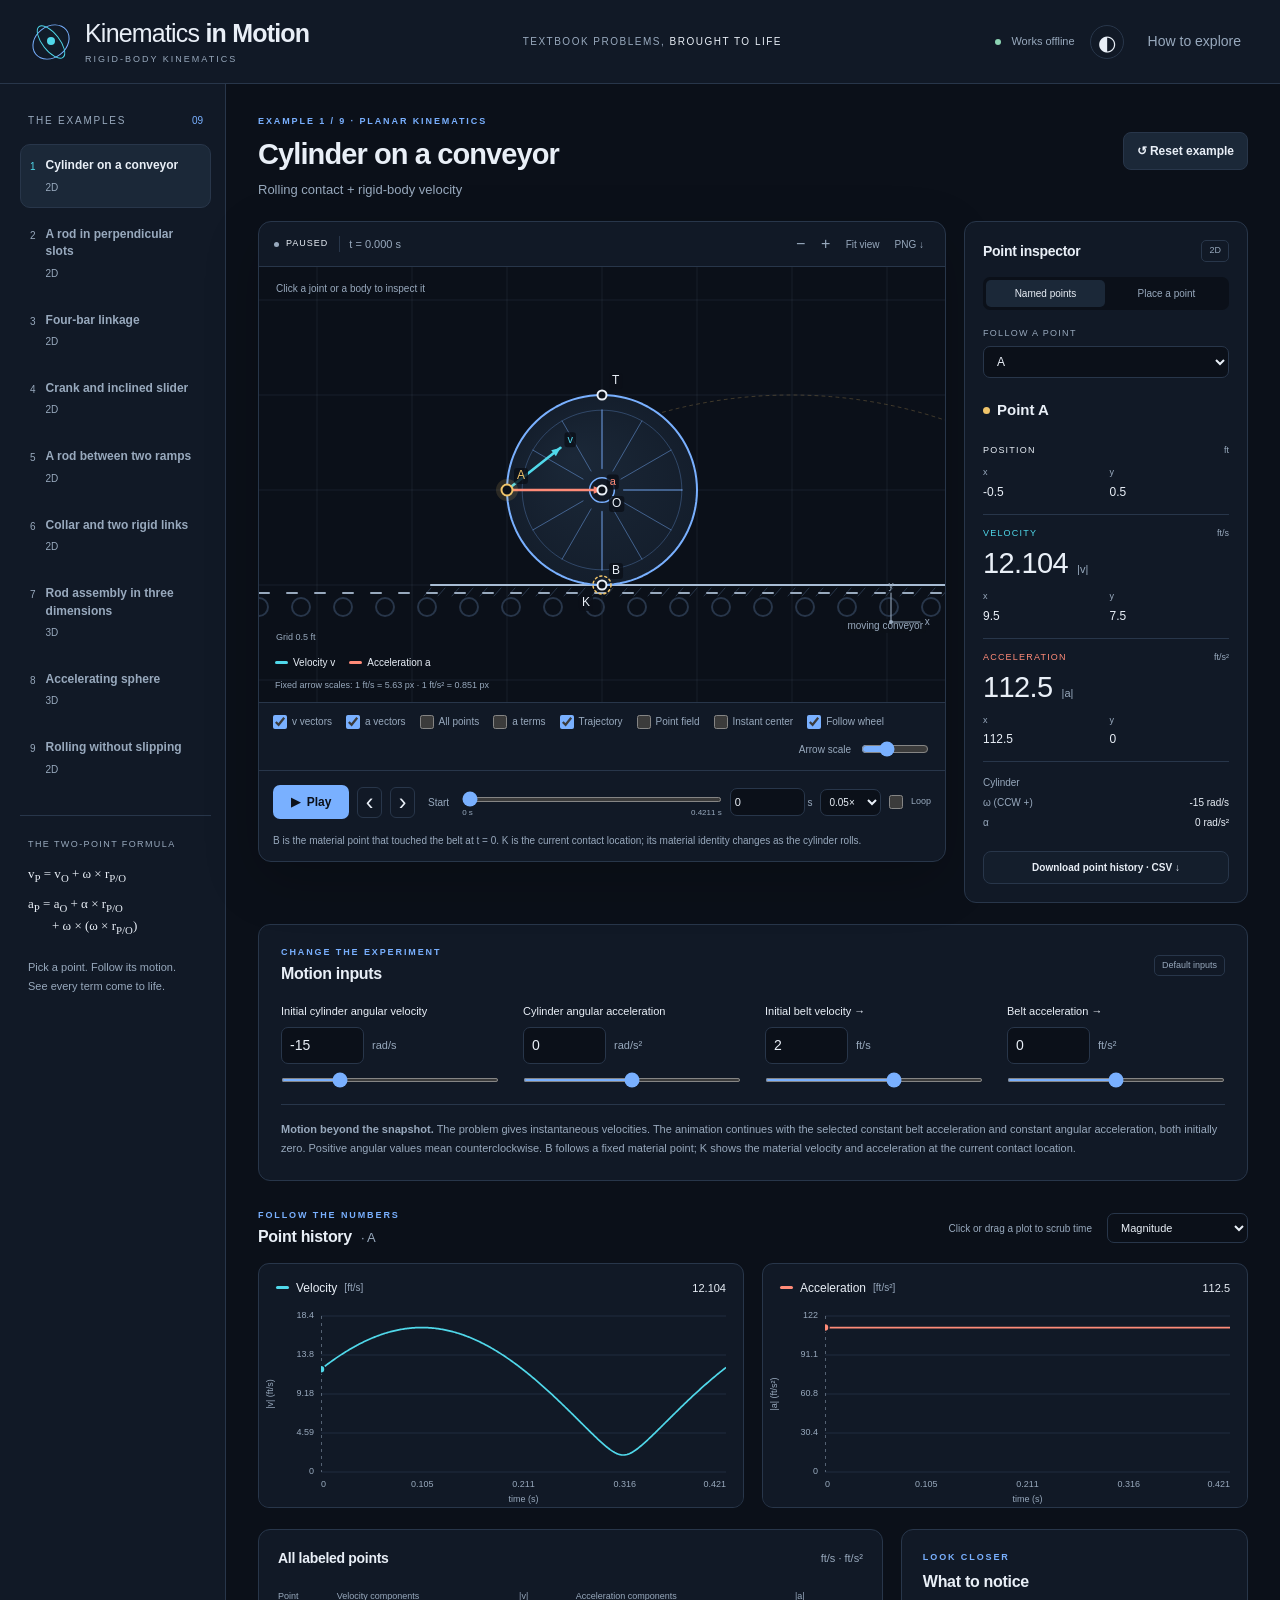
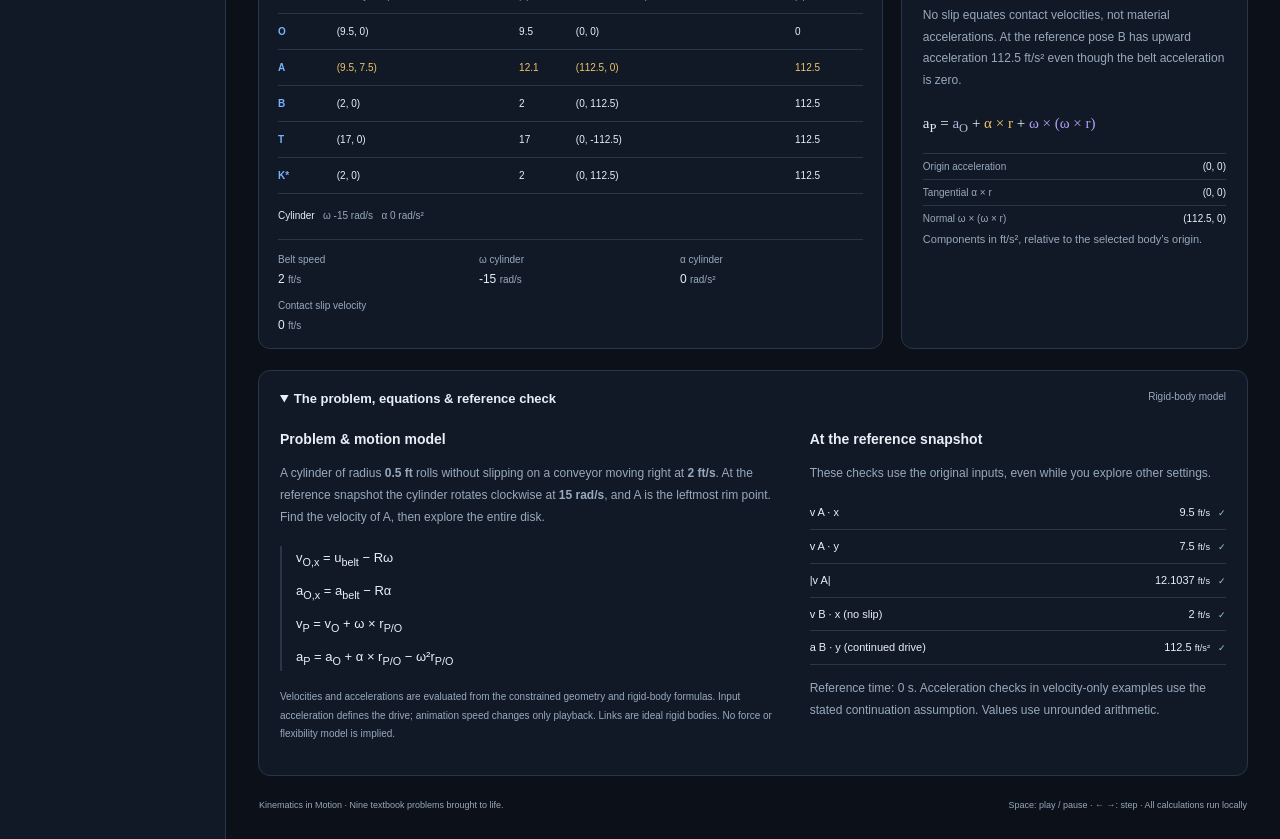
<file: static/teaching/kinematics-in-motion/index.html>
<!doctype html>
<html lang="en" data-theme="dark">
<head>
<meta charset="utf-8"><meta name="viewport" content="width=device-width,initial-scale=1">
<meta name="description" content="Nine interactive examples that bring textbook kinematics problems to life. Exact velocity and acceleration, material-point probes, 3D motion, and offline controls.">
<title>Kinematics in Motion · Nine interactive examples</title>
<style>
:root{color-scheme:dark;--bg:#0b1019;--surface:#111926;--panel:#141e2c;--raised:#1b2838;--ink:#e9eff7;--muted:#98a9bd;--line:#28364a;--accent:#79b0ff;--cyan:#50d8ea;--coral:#ff8b78;--amber:#f0c46a;--violet:#b4a0fa;--green:#8cd4b3;--base:#a9bdd5;--shadow:0 18px 55px #0003;--grid:#8ea6c01a}
html[data-theme=light]{color-scheme:light;--bg:#edf1f6;--surface:#fff;--panel:#f8fafc;--raised:#e8eef6;--ink:#192739;--muted:#52647a;--line:#d5deea;--accent:#285f9b;--cyan:#00788e;--coral:#c34c38;--amber:#946313;--violet:#7353bc;--green:#327a5d;--base:#5c7089;--shadow:0 16px 50px #35507012;--grid:#6079951a}
*{box-sizing:border-box}html{scroll-behavior:smooth}body{margin:0;background:var(--bg);color:var(--ink);font:14px/1.5 -apple-system,BlinkMacSystemFont,'Segoe UI',Arial,sans-serif}button,input,select{font:inherit}button,a,input,select{-webkit-tap-highlight-color:transparent}button{cursor:pointer;color:var(--ink)}button:focus-visible,input:focus-visible,select:focus-visible,a:focus-visible{outline:2px solid var(--accent);outline-offset:4px}button{transition:background .15s,border-color .15s,transform .15s}button:active{transform:translateY(1px)}button:disabled{opacity:.45;cursor:default}a{color:var(--accent)}input[type=range]{accent-color:var(--accent);cursor:pointer;min-width:0}input[type=checkbox]{accent-color:var(--accent);width:14px;height:14px;vertical-align:middle;margin:0 5px 0 0}input[type=number],select{background:var(--bg);color:var(--ink);border:1px solid var(--line);border-radius:7px;padding:7px 9px;min-width:0;max-width:100%}select{cursor:pointer}input[type=number]{font-variant-numeric:tabular-nums}button.quiet,.quiet{background:transparent;border:0;padding:7px 9px;color:var(--muted);white-space:nowrap}.quiet:hover{color:var(--ink);background:var(--raised);border-radius:6px}.button{display:inline-flex;align-items:center;justify-content:center;gap:8px;padding:9px 13px;border:1px solid var(--line);border-radius:8px;background:var(--panel);font-size:12px;font-weight:600;white-space:nowrap}.button:hover{background:var(--raised);border-color:var(--muted)}.icon-button{width:34px;height:34px;border:1px solid var(--line);background:transparent;border-radius:50%;font-size:21px}.app-header{display:flex;align-items:center;justify-content:space-between;gap:20px;padding:19px 30px;border-bottom:1px solid var(--line);background:var(--surface)}.brand{display:flex;align-items:center;gap:13px;text-decoration:none;color:var(--ink);font-size:25px;letter-spacing:-.8px;line-height:1.13;white-space:nowrap}.brand strong{font-weight:700}.brand small{display:block;font-size:9px;letter-spacing:2px;color:var(--muted);margin-top:7px}.brand-mark{position:relative;width:42px;height:42px;display:block}.brand-mark i{position:absolute;inset:5px 1px;border:1.5px solid var(--accent);border-radius:50%;transform:rotate(-38deg)}.brand-mark i:nth-child(2){inset:1px 12px;transform:rotate(-38deg);border-color:var(--cyan)}.brand-mark b{position:absolute;left:17px;top:16px;width:8px;height:8px;background:var(--cyan);border-radius:50%;box-shadow:0 0 20px #50d8ea55}.header-middle{font-size:10px;letter-spacing:1.5px;color:var(--muted)}.header-middle b{color:var(--ink);font-weight:500}.separator{padding:0 14px;opacity:.5}.header-actions{display:flex;align-items:center;gap:15px}.offline{font-size:11px;color:var(--muted);white-space:nowrap}.offline i{display:inline-block;width:6px;height:6px;background:var(--green);border-radius:50%;margin-right:7px}.app-layout{display:grid;grid-template-columns:226px minmax(0,1fr);max-width:1840px;margin:auto}.sidebar{padding:29px 14px 28px 20px;border-right:1px solid var(--line);background:var(--surface)}.sidebar-title{display:flex;justify-content:space-between;font-size:10px;color:var(--muted);letter-spacing:1.8px;padding:0 8px 16px}.sidebar-title span:last-child{color:var(--accent);letter-spacing:0;font-variant-numeric:tabular-nums}.nav-item{width:100%;display:flex;gap:10px;align-items:flex-start;text-align:left;background:transparent;border:1px solid transparent;border-radius:10px;margin-bottom:5px;padding:12px 9px;color:var(--muted)}.nav-item:hover{background:var(--panel)}.nav-item.active{background:var(--raised);border-color:var(--line);color:var(--ink)}.nav-number{font-size:10px;line-height:20px;font-variant-numeric:tabular-nums;color:var(--muted)}.nav-item.active .nav-number{color:var(--cyan)}.nav-name{display:block;font-size:12px;font-weight:600;line-height:1.45}.nav-meta{display:block;font-size:10px;margin-top:5px;color:var(--muted)}.sidebar-bottom{border-top:1px solid var(--line);padding:22px 8px;margin-top:25px;color:var(--muted)}.tiny-eyebrow{font-size:9px;letter-spacing:1.4px;margin-bottom:13px}.mini-equation{font-family:Georgia,serif;color:var(--ink);font-size:13px;margin:8px 0}.mini-equation span{padding-left:24px}.sidebar-bottom p{font-size:11px;line-height:1.8;margin-top:20px}main{padding:31px 32px 18px;min-width:0}.example-heading{margin-bottom:22px;display:flex;justify-content:space-between;align-items:center;gap:20px}.eyebrow{font-size:9px;font-weight:600;letter-spacing:1.9px;color:var(--accent);margin-bottom:8px}h1{font-size:29px;font-weight:600;letter-spacing:-.9px;line-height:1.2;margin:0 0 8px}h2{font-size:16px;letter-spacing:-.3px;font-weight:600;line-height:1.3;margin:0}h3{font-size:14px;margin:0 0 8px;font-weight:600}.example-heading p{color:var(--muted);margin:0;font-size:13px}.snapshot-button{background:var(--raised);align-self:flex-start;margin-top:17px}.source-chips{display:flex;flex-wrap:wrap;gap:7px;margin:17px 0 22px}.source-chip{border:1px solid var(--line);background:transparent;font-size:10px;border-radius:5px;color:var(--muted);padding:4px 8px}.source-chip:hover{color:var(--ink);background:var(--raised)}.workspace-grid{display:grid;grid-template-columns:minmax(0,1fr) 284px;gap:18px;align-items:start}.scene-panel{border:1px solid var(--line);border-radius:13px;overflow:hidden;background:var(--surface);box-shadow:var(--shadow);min-width:0}.scene-toolbar{padding:11px 15px;display:flex;justify-content:space-between;align-items:center;border-bottom:1px solid var(--line);gap:10px}.live-label{display:flex;align-items:center;gap:7px;font-size:9px;letter-spacing:1px;white-space:nowrap}.live-label>i{width:5px;height:5px;border-radius:50%;background:var(--muted)}.live-label>i.playing{background:var(--green);box-shadow:0 0 8px var(--green)}.time-chip{font-size:11px;letter-spacing:0;color:var(--muted);border-left:1px solid var(--line);padding-left:9px;margin-left:4px;font-variant-numeric:tabular-nums}.scene-tools{display:flex;gap:3px}.scene-tools button{padding:3px 6px;border:0;background:transparent;color:var(--muted);font-size:10px;border-radius:4px}.scene-tools button:hover{background:var(--raised);color:var(--ink)}.scene-tools #zoom-in,.scene-tools #zoom-out{font-size:16px;line-height:1;width:22px}.scene-wrap{height:435px;position:relative;background:var(--bg);overflow:hidden}#scene{width:100%;height:100%;display:block;touch-action:none;cursor:crosshair}.scene-topline{position:absolute;top:14px;left:17px;right:15px;display:flex;justify-content:space-between;align-items:center;gap:8px;pointer-events:none;font-size:10px;color:var(--muted)}#view-preset{pointer-events:auto;font-size:10px;padding:4px 7px}.scene-legend{position:absolute;left:16px;bottom:32px;display:flex;align-items:center;gap:14px;font-size:10px;pointer-events:none}.scene-legend>span{display:inline-flex;align-items:center;gap:5px}.swatch{display:inline-block;width:13px;height:3px;border-radius:3px;vertical-align:middle;flex-shrink:0}.swatch.velocity{background:var(--cyan)}.swatch.acceleration{background:var(--coral)}.swatch.tangent{background:var(--amber)}.swatch.normal{background:var(--violet)}.velocity-text{color:var(--cyan)}.acceleration-text{color:var(--coral)}.tangent-text{color:var(--amber)}.normal-text{color:var(--violet)}.base-text{color:var(--base)}.scale-note{position:absolute;bottom:10px;left:16px;right:15px;font-size:9px;color:var(--muted);font-variant-numeric:tabular-nums;pointer-events:none}.scene-message{position:absolute;bottom:65px;left:18px;right:18px;background:var(--panel);border:1px solid var(--line);padding:10px 12px;border-radius:8px;font-size:11px;color:var(--amber)}.display-options{display:flex;gap:10px 14px;flex-wrap:wrap;align-items:center;padding:11px 14px;font-size:10px;border-top:1px solid var(--line);border-bottom:1px solid var(--line);color:var(--muted)}.display-options label{white-space:nowrap;display:inline-flex;align-items:center;cursor:pointer}.display-options .gain{gap:8px;margin-left:auto}.gain input{width:68px}.transport{padding:14px;display:flex;align-items:center;gap:8px}.play-button{display:flex;align-items:center;gap:7px;justify-content:center;background:var(--accent);color:var(--bg);padding:8px 13px;min-width:76px;border:0;border-radius:7px;font-size:12px;font-weight:700}.step-button{border:1px solid var(--line);background:transparent;border-radius:6px;font-size:23px;width:25px;height:31px;line-height:1}.timeline{flex:1;min-width:60px;padding-top:11px}.timeline input{width:100%;height:5px;display:block;margin:0}.timeline span{display:flex;justify-content:space-between;font-size:8px;color:var(--muted);margin-top:5px;font-variant-numeric:tabular-nums}.timeline b{font-weight:400}.time-input{font-size:10px;white-space:nowrap;color:var(--muted)}.time-input input{width:75px;font-size:11px;padding:5px 4px}.transport select{font-size:10px;padding:6px 4px}.transport .quiet{font-size:10px;padding:5px}.loop-label{font-size:9px;white-space:nowrap;color:var(--muted)}.travel-note{font-size:10px;padding:0 14px 13px;color:var(--muted);line-height:1.5}.panel{border:1px solid var(--line);border-radius:12px;background:var(--surface);min-width:0}.inspector{padding:18px}.panel-heading{display:flex;justify-content:space-between;align-items:center;gap:10px;margin-bottom:15px}.panel-heading h2{font-size:14px}.pill{font-size:9px;padding:3px 7px;border:1px solid var(--line);border-radius:5px;color:var(--muted);white-space:nowrap}.segmented{display:flex;padding:3px;background:var(--bg);border-radius:7px;gap:2px;margin-bottom:17px}.segmented button{flex:1;padding:6px 5px;background:transparent;border:0;border-radius:5px;font-size:10px;color:var(--muted)}.segmented button.active{color:var(--ink);background:var(--raised)}.control-label{display:block;font-size:9px;letter-spacing:1.3px;color:var(--muted);margin-bottom:6px}.inspector select{width:100%;font-size:12px}.point-summary{display:flex;align-items:center;gap:7px;margin:21px 0 10px}.point-summary h3{margin:0;font-size:15px}.point-summary>span:last-child{margin-left:auto;color:var(--muted);font-size:11px}.selected-point-dot{background:var(--amber);height:7px;width:7px;border-radius:50%}.readout-block{padding:12px 0 13px;border-bottom:1px solid var(--line)}.readout-heading{display:flex;justify-content:space-between;font-size:9px;letter-spacing:1.2px}.readout-heading>span:last-child{letter-spacing:0;color:var(--muted)}.component-row{display:grid;grid-template-columns:repeat(3,minmax(0,1fr));gap:7px;font-size:10px;font-variant-numeric:tabular-nums;margin-top:9px}.component-row.two{grid-template-columns:repeat(2,minmax(0,1fr))}.component-row span{display:block;min-width:0;white-space:nowrap}.component-row small{color:var(--muted);display:block;font-size:9px;margin-bottom:3px}.component-row b{font-weight:500;font-size:12px;overflow-wrap:anywhere}.magnitude{display:flex;align-items:baseline;gap:9px;margin-top:6px;font-variant-numeric:tabular-nums}.magnitude>span{font-size:29px;letter-spacing:-.6px;line-height:1.2}.magnitude small{font-size:11px;color:var(--muted)}.angular-readout{font-size:10px;color:var(--muted);margin-top:13px}.angular-readout .angular-row{display:flex;justify-content:space-between;gap:5px;margin:5px 0}.angular-row b{font-weight:500;color:var(--ink);font-variant-numeric:tabular-nums}.export-button{width:100%;font-size:10px;margin-top:16px;padding:8px}.point-note{font-size:10px;color:var(--amber);padding:9px 0;line-height:1.6}.probe-control{margin-top:11px}.probe-control>label{font-size:10px;display:flex;justify-content:space-between;color:var(--muted)}.probe-control>div{display:flex;align-items:center;gap:8px;margin-top:5px}.probe-control input[type=range]{width:100%}.probe-control input[type=number]{width:66px;font-size:11px;padding:4px 5px}.inputs-panel{padding:21px 22px;margin-top:21px}.input-heading{display:flex;align-items:center;justify-content:space-between;margin-bottom:18px}.input-heading .eyebrow{margin-bottom:4px}.parameter-grid{display:grid;grid-template-columns:repeat(auto-fit,minmax(180px,1fr));gap:18px 24px}.parameter label{font-size:11px;display:block;color:var(--ink);margin-bottom:8px}.parameter-value{display:flex;align-items:center;gap:8px}.parameter-value input[type=number]{width:83px;font-size:14px;font-weight:500;padding:7px 8px}.parameter-value span{font-size:11px;color:var(--muted)}.parameter input[type=range]{display:block;width:100%;height:4px;margin:14px 0 4px}.assumption-note{font-size:11px;color:var(--muted);margin-top:18px;padding-top:15px;border-top:1px solid var(--line);line-height:1.75}.history-section{margin-top:28px}.section-heading{display:flex;align-items:center;justify-content:space-between;gap:20px;margin-bottom:15px}.section-heading .eyebrow{margin-bottom:5px}.section-heading h2 span{color:var(--muted);font-size:13px;font-weight:400;padding-left:5px}.chart-actions{display:flex;align-items:center;gap:15px}.chart-actions>span{font-size:10px;color:var(--muted)}.chart-actions select{font-size:11px}.chart-grid{display:grid;grid-template-columns:repeat(2,minmax(0,1fr));gap:18px}.chart-panel{background:var(--surface);border:1px solid var(--line);border-radius:11px;overflow:hidden}.chart-title{display:flex;justify-content:space-between;align-items:center;padding:15px 17px 4px;font-size:12px;gap:10px}.chart-title>span{display:flex;align-items:center;gap:7px}.chart-title small{font-size:10px;color:var(--muted);font-weight:400}.chart-title b{font-weight:500;font-size:11px;font-variant-numeric:tabular-nums}.chart-panel canvas{display:block;width:100%;height:206px;touch-action:none;cursor:crosshair}.results-grid{display:grid;grid-template-columns:minmax(0,1.8fr) minmax(245px,1fr);gap:18px;margin-top:21px}.all-results{padding:19px 19px 14px}.muted{color:var(--muted);font-size:11px}.table-wrap{overflow-x:auto}table{width:100%;border-collapse:collapse;font-size:10px;text-align:left;white-space:nowrap}th{font-weight:500;color:var(--muted);font-size:9px;padding:8px 9px 9px 0;border-bottom:1px solid var(--line)}td{padding:10px 9px 10px 0;font-variant-numeric:tabular-nums;border-bottom:1px solid var(--line)}td:first-child{font-weight:600}td button{background:transparent;border:0;font-weight:600;padding:0;color:var(--accent)}tr.active td{color:var(--amber)}.body-results{display:flex;flex-wrap:wrap;gap:8px 20px;padding-top:14px;font-size:10px;color:var(--muted)}.body-results span{display:block}.body-results strong{font-weight:500;color:var(--ink)}.teaching-panel{padding:21px}.teaching-panel p{font-size:12px;color:var(--muted);line-height:1.8;margin:12px 0 16px}.equation-feature{font-size:15px;font-family:Georgia,serif;line-height:2}.term-readout{font-size:10px;margin-top:12px;color:var(--muted)}.term-row{display:flex;justify-content:space-between;gap:10px;padding:5px 0;border-top:1px solid var(--line)}.term-row b{font-weight:500;color:var(--ink);font-variant-numeric:tabular-nums}.method-panel{margin-top:21px}.method-panel summary{padding:18px 21px;cursor:pointer;font-size:13px;font-weight:600}.method-panel summary>span{font-size:10px;font-weight:400;color:var(--muted);float:right}.method-content{display:grid;grid-template-columns:minmax(0,1.2fr) minmax(0,1fr);gap:30px;padding:3px 21px 21px}.method-content p{font-size:12px;line-height:1.85;color:var(--muted)}.model-equations{border-left:2px solid var(--line);padding-left:14px;margin:17px 0;font-size:13px;line-height:1.9}.model-equations>div{margin:7px 0}.method-content .method-note{font-size:10px}.check-row{display:grid;grid-template-columns:minmax(0,1fr) auto;gap:10px;padding:8px 0;border-bottom:1px solid var(--line);font-size:11px}.check-row .value{font-variant-numeric:tabular-nums;text-align:right;white-space:nowrap}.check-row .pass{color:var(--green);font-size:9px;padding-left:8px}.check-row .fail{color:var(--coral);font-size:9px;padding-left:8px}footer{display:flex;justify-content:space-between;gap:20px;color:var(--muted);font-size:9px;padding:23px 1px 9px}dialog{padding:0;border:1px solid var(--line);border-radius:13px;background:var(--surface);color:var(--ink);max-height:92vh;max-width:94vw;width:820px;overflow:auto;box-shadow:var(--shadow)}dialog::backdrop{background:#03070cc9;backdrop-filter:blur(4px)}.modal-header{display:flex;align-items:center;justify-content:space-between;gap:15px;padding:17px 20px;border-bottom:1px solid var(--line);position:sticky;top:0;background:var(--surface);z-index:2}.modal-header h2{font-size:15px}#source-image{display:block;width:100%;height:auto}.help-content{display:grid;grid-template-columns:1fr 1fr;gap:23px 29px;padding:25px}.help-content b{font-size:13px}.help-content p{font-size:12px;line-height:1.8;color:var(--muted)}.toast{position:fixed;bottom:25px;left:50%;transform:translateX(-50%);background:var(--raised);border:1px solid var(--line);box-shadow:var(--shadow);padding:12px 19px;border-radius:10px;z-index:100;font-size:12px;max-width:90vw}.toast[hidden],[hidden]{display:none!important}
@media(min-width:1550px){.workspace-grid{grid-template-columns:minmax(0,1fr) 320px}.scene-wrap{height:490px}.parameter-grid{grid-template-columns:repeat(auto-fit,minmax(190px,1fr))}.inspector{padding:22px}.magnitude>span{font-size:33px}.component-row b{font-size:14px}.app-layout{grid-template-columns:240px minmax(0,1fr)}main{padding:34px 36px 20px}}
@media(max-width:1240px){.app-header{padding:17px 20px}.header-middle{display:none}.app-layout{grid-template-columns:190px minmax(0,1fr)}.sidebar{padding-left:10px;padding-right:10px}main{padding:25px 20px 15px}.workspace-grid{grid-template-columns:minmax(0,1fr) 250px;gap:13px}.inspector{padding:14px}.transport{gap:5px;padding:12px 10px}.transport .quiet{display:none}.loop-label{display:none}.scene-wrap{height:420px}.scene-legend{gap:9px}.display-options{gap:9px}.results-grid{grid-template-columns:1fr}.teaching-panel{display:grid;grid-template-columns:1fr 1fr;column-gap:25px}.teaching-panel .eyebrow,.teaching-panel h2{grid-column:1/-1}.teaching-panel p{grid-row:3/5;margin-bottom:0}.teaching-panel .equation-feature{margin-top:12px}.chart-actions>span{display:none}.nav-item{padding:11px 6px;gap:7px}.nav-name{font-size:11px}.magnitude>span{font-size:26px}.source-chips{margin-bottom:17px}}
@media(max-width:1000px){.app-layout{grid-template-columns:1fr}.sidebar{border-right:0;border-bottom:1px solid var(--line);padding:15px 20px}.sidebar-title,.sidebar-bottom{display:none}#lab-nav{display:flex;gap:7px;overflow-x:auto;padding-bottom:3px}.nav-item{min-width:170px;max-width:205px;flex-shrink:0;margin:0;padding:10px}.nav-meta{margin-top:3px}.workspace-grid{grid-template-columns:minmax(0,1fr) 270px}.scene-wrap{height:432px}.nav-number{display:block}.app-header{padding:15px 20px}.brand{font-size:23px}.transport .quiet{display:block}.loop-label{display:none}.scene-tools #save-png{display:none}.scene-topline{font-size:9px}.parameter-grid{grid-template-columns:repeat(auto-fit,minmax(165px,1fr))}}
@media(max-width:760px){main{padding:22px 15px 12px}.header-actions{gap:8px}.offline{display:none}.header-actions .quiet{font-size:11px}.brand small{font-size:8px;letter-spacing:1.4px}.brand-mark{width:36px;height:36px}.brand{gap:9px;font-size:21px}.app-header{padding:13px 15px}.sidebar{padding:12px 15px}.example-heading{align-items:flex-start;gap:10px}h1{font-size:25px}.example-heading p{font-size:12px}.snapshot-button{font-size:10px;padding:7px 9px;margin-top:8px}.workspace-grid{grid-template-columns:1fr}.scene-wrap{height:420px}.inspector{display:grid;grid-template-columns:repeat(3,minmax(0,1fr));gap:0 18px;padding:17px}.inspector .panel-heading,.inspector .segmented,.inspector #named-controls,.inspector #probe-controls,.inspector .point-summary,.inspector .point-note{grid-column:1/-1}.inspector .segmented{max-width:340px;margin-bottom:13px}.inspector #named-controls{display:flex;align-items:center;gap:15px}.inspector #named-controls label{margin:0;white-space:nowrap}.inspector #named-controls select{max-width:330px}.inspector #probe-controls>select{max-width:350px}.inspector #probe-sliders{display:flex;gap:15px;flex-wrap:wrap}.probe-control{flex:1;min-width:150px}.inspector .point-summary{margin-top:17px}.inspector .readout-block{border-top:1px solid var(--line)}.inspector .angular-readout{grid-column:1/3;margin-top:10px}.inspector .export-button{grid-column:3;align-self:end;font-size:9px;white-space:normal;margin-top:10px}.component-row{grid-template-columns:1fr!important;gap:3px}.component-row span{display:flex;gap:8px;align-items:baseline}.component-row b{font-size:11px}.component-row small{margin:0}.magnitude>span{font-size:25px}.inputs-panel{padding:18px}.parameter-grid{grid-template-columns:repeat(2,minmax(0,1fr));gap:18px 20px}.method-content{grid-template-columns:1fr;gap:23px}.chart-grid{gap:12px}.chart-title{padding:13px 13px 3px;font-size:11px}.chart-title small{font-size:9px}.chart-title b{font-size:10px}.chart-panel canvas{height:190px}.help-content{grid-template-columns:1fr}footer{flex-direction:column;gap:5px}.scene-tools #save-png{display:block}}
@media(max-width:500px){.example-heading{flex-wrap:wrap}.snapshot-button{margin:2px 0 0}.source-chips{margin:12px 0 16px}.scene-wrap{height:370px}.scene-toolbar{padding:10px}.time-chip{font-size:10px;margin-left:1px;padding-left:6px}.scene-tools{gap:0}.scene-tools button{font-size:9px;padding:3px 4px}.display-options{padding:10px;font-size:9px;gap:9px 12px}.display-options .gain{margin-left:0}.transport{flex-wrap:wrap;gap:7px}.transport .timeline{order:8;flex-basis:100%;padding-top:9px}.transport .time-input{margin-left:auto}.transport .quiet{display:block}.loop-label{display:block}.play-button{padding:7px 11px;min-width:74px}.scene-topline{left:12px;right:10px}.scene-legend{left:12px;font-size:9px;gap:9px;flex-wrap:wrap}.scale-note{left:12px;font-size:8px}.inspector{gap:0 12px}.inspector .export-button{grid-column:1/-1}.magnitude>span{font-size:23px}.magnitude{gap:5px}.magnitude small{font-size:9px}.readout-heading{font-size:8px;letter-spacing:.6px}.readout-heading>span:last-child{font-size:8px}.chart-grid{grid-template-columns:1fr}.section-heading{gap:10px}.chart-actions select{max-width:125px;font-size:10px}.section-heading h2{font-size:15px}.section-heading .eyebrow{font-size:8px}.teaching-panel{display:block}.method-panel summary{font-size:12px;padding:16px}.method-panel summary>span{display:none}.method-content{padding:3px 16px 17px}.all-results{padding:16px}.parameter label{font-size:10px}.parameter-value input[type=number]{width:76px;font-size:13px}.inputs-panel{padding:17px}.check-row{font-size:10px}.chart-panel canvas{height:202px}.source-chip{font-size:9px}.brand{font-size:20px}.brand small{font-size:7px}.header-actions .quiet{padding:6px 4px;font-size:10px}.header-actions{gap:6px}.icon-button{width:30px;height:30px}.offline{display:none}.parameter-value span{font-size:10px}}
@media(prefers-reduced-motion:reduce){html{scroll-behavior:auto}button{transition:none}}

.sidebar{min-width:0}
.mechanism-metrics{margin-top:16px;padding-top:12px;border-top:1px solid var(--line);display:grid;grid-template-columns:repeat(auto-fit,minmax(150px,1fr));gap:10px 18px}
.mechanism-metrics>div{font-size:10px;display:flex;flex-direction:column;gap:3px;color:var(--muted)}
.mechanism-metrics b{font-size:12px;color:var(--ink);font-variant-numeric:tabular-nums;font-weight:500}
.mechanism-metrics small{font-size:10px;color:var(--muted);font-weight:400}
@media(max-width:1000px){.app-layout{grid-template-columns:minmax(0,1fr)}}

</style>
</head>
<body>
<header class="app-header">
 <a class="brand" href="#main"><span class="brand-mark" aria-hidden="true"><i></i><i></i><b></b></span><span>Kinematics <strong>in Motion</strong><small>RIGID-BODY KINEMATICS</small></span></a>
 <div class="header-middle">TEXTBOOK PROBLEMS, <b>BROUGHT TO LIFE</b></div>
 <div class="header-actions"><span class="offline"><i></i> Works offline</span><button id="theme" class="icon-button" aria-label="Toggle light and dark theme" title="Toggle light and dark theme">◐</button><button id="help" class="quiet">How to explore</button></div>
</header>
<div class="app-layout">
 <aside class="sidebar" aria-label="Example navigation">
  <div class="sidebar-title"><span>THE EXAMPLES</span><span id="lab-count">09</span></div>
  <nav id="lab-nav"></nav>
  <div class="sidebar-bottom"><div class="tiny-eyebrow">THE TWO-POINT FORMULA</div><div class="mini-equation">v<sub>P</sub> = v<sub>O</sub> + ω × r<sub>P/O</sub></div><div class="mini-equation">a<sub>P</sub> = a<sub>O</sub> + α × r<sub>P/O</sub><br><span>+ ω × (ω × r<sub>P/O</sub>)</span></div><p>Pick a point. Follow its motion.<br>See every term come to life.</p></div>
 </aside>
 <main id="main">
  <section class="example-heading"><div><div class="eyebrow" id="example-kicker"></div><h1 id="example-title"></h1><p id="example-subtitle"></p></div><button class="button snapshot-button" id="example-reset">↺ Reset example</button></section>
  <div class="workspace-grid">
   <section class="scene-panel" aria-label="Interactive mechanism">
    <div class="scene-toolbar"><div class="live-label"><i id="motion-dot"></i><span id="motion-status">PAUSED</span><span class="time-chip" id="time-chip">t = 0.000 s</span></div><div class="scene-tools"><button id="zoom-out" aria-label="Zoom out">−</button><button id="zoom-in" aria-label="Zoom in">+</button><button id="fit-view">Fit view</button><button id="save-png" title="Download the current scene as a PNG">PNG ↓</button></div></div>
    <div id="scene-wrap" class="scene-wrap"><canvas id="scene" aria-label="Animated rigid bodies, points, velocity and acceleration arrows">Your browser needs Canvas support to display this simulation.</canvas><div class="scene-topline"><span id="scene-caption">Click a joint or a body to inspect it</span><select id="view-preset" aria-label="3D camera preset"><option value="iso">Isometric</option><option value="xy">XY plane</option><option value="xz">XZ plane</option><option value="yz">YZ plane</option></select></div><div id="scene-message" class="scene-message" hidden></div><div class="scene-legend"><span><i class="swatch velocity"></i>Velocity v</span><span><i class="swatch acceleration"></i>Acceleration a</span><span id="decomp-legend" hidden><i class="swatch tangent"></i>Tangential <i class="swatch normal"></i>Normal</span></div><div id="scale-note" class="scale-note"></div></div>
    <div class="display-options"><label><input type="checkbox" id="show-v" checked> v vectors</label><label><input type="checkbox" id="show-a" checked> a vectors</label><label><input type="checkbox" id="all-vectors"> All points</label><label><input type="checkbox" id="show-terms"> a terms</label><label><input type="checkbox" id="show-trail" checked> Trajectory</label><label><input type="checkbox" id="show-field"> Point field</label><label id="ic-label"><input type="checkbox" id="show-ic"> Instant center</label><label id="follow-label"><input type="checkbox" id="follow-center"> Follow wheel</label><label class="gain">Arrow scale <input type="range" id="vector-gain" min="0.2" max="2.5" step="0.05" value="1" aria-label="Arrow scale"></label></div>
    <div class="transport"><button class="play-button" id="play" aria-label="Play animation">▶ <span>Play</span></button><button class="step-button" id="step-back" aria-label="Step backward">‹</button><button class="step-button" id="step-forward" aria-label="Step forward">›</button><button class="quiet" id="restart" title="Restart this time window, keeping input settings">Start</button><label class="timeline"><input type="range" id="timeline" min="0" max="1" value="0" step="0.00001" aria-label="Simulation time"><span><b id="time-min"></b><b id="time-max"></b></span></label><label class="time-input"><input id="time-number" type="number" step="0.001" aria-label="Exact simulation time"> s</label><select id="playback" aria-label="Playback speed" title="Playback speed only; 1× is real time"><option value="0.005">0.005×</option><option value="0.01">0.01×</option><option value="0.025">0.025×</option><option value="0.05">0.05×</option><option value="0.1">0.1×</option><option value="0.25" selected>0.25×</option><option value="0.5">0.5×</option><option value="1">1×</option><option value="2">2×</option></select><label class="loop-label"><input type="checkbox" id="loop"> Loop</label></div>
    <div class="travel-note" id="travel-note"></div>
   </section>
   <aside class="inspector panel" aria-label="Point inspector">
    <div class="panel-heading"><h2>Point inspector</h2><span class="pill" id="dimension-badge">2D</span></div>
    <div class="segmented" id="inspect-mode"><button data-mode="named" class="active">Named points</button><button data-mode="probe">Place a point</button></div>
    <div id="named-controls"><label class="control-label" for="point-select">FOLLOW A POINT</label><select id="point-select"></select></div>
    <div id="probe-controls" hidden><label class="control-label" for="body-select">RIGID BODY</label><select id="body-select"></select><div id="probe-sliders"></div></div>
    <div class="point-summary"><span class="selected-point-dot"></span><h3 id="point-title">Point A</h3><span id="point-unit"></span></div>
    <div id="point-note" class="point-note" hidden></div>
    <div class="readout-block"><div class="readout-heading"><span>POSITION</span><span id="position-unit"></span></div><div class="component-row" id="position-readout"></div></div>
    <div class="readout-block"><div class="readout-heading"><span class="velocity-text">VELOCITY</span><span id="velocity-unit"></span></div><div class="magnitude"><span id="speed-value"></span><small>|v|</small></div><div class="component-row" id="velocity-readout"></div></div>
    <div class="readout-block"><div class="readout-heading"><span class="acceleration-text">ACCELERATION</span><span id="acceleration-unit"></span></div><div class="magnitude"><span id="accel-value"></span><small>|a|</small></div><div class="component-row" id="acceleration-readout"></div></div>
    <div id="body-readout" class="angular-readout"></div>
    <button id="export-csv" class="button export-button">Download point history · CSV ↓</button>
   </aside>
  </div>
  <section class="inputs-panel panel"><div class="input-heading"><div><div class="eyebrow">CHANGE THE EXPERIMENT</div><h2>Motion inputs</h2></div><span id="input-state" class="pill">Default inputs</span></div><div id="parameter-controls" class="parameter-grid"></div><div id="assumption-note" class="assumption-note"></div></section>
  <section class="history-section"><div class="section-heading"><div><div class="eyebrow">FOLLOW THE NUMBERS</div><h2>Point history <span id="chart-point-name"></span></h2></div><div class="chart-actions"><span>Click or drag a plot to scrub time</span><select id="chart-mode" aria-label="Chart quantity"><option value="magnitude">Magnitude</option><option value="components">Components x / y / z</option></select></div></div><div class="chart-grid"><div class="chart-panel"><div class="chart-title"><span><i class="swatch velocity"></i>Velocity <small id="v-chart-unit"></small></span><b id="v-chart-current"></b></div><canvas id="v-chart" aria-label="Selected point velocity versus time"></canvas></div><div class="chart-panel"><div class="chart-title"><span><i class="swatch acceleration"></i>Acceleration <small id="a-chart-unit"></small></span><b id="a-chart-current"></b></div><canvas id="a-chart" aria-label="Selected point acceleration versus time"></canvas></div></div></section>
  <section class="results-grid"><div class="panel all-results"><div class="panel-heading"><h2>All labeled points</h2><span class="muted" id="table-units">Current instant</span></div><div class="table-wrap"><table><thead><tr><th>Point</th><th>Velocity components</th><th>|v|</th><th>Acceleration components</th><th>|a|</th></tr></thead><tbody id="all-points-body"></tbody></table></div><div class="body-results" id="all-bodies"></div><div class="mechanism-metrics" id="mechanism-metrics"></div></div><div class="panel teaching-panel"><div class="eyebrow">LOOK CLOSER</div><h2 id="teaching-title">What to notice</h2><p id="teaching-text"></p><div class="equation-feature">a<sub>P</sub> = <span class="base-text">a<sub>O</sub></span> + <span class="tangent-text">α × r</span> + <span class="normal-text">ω × (ω × r)</span></div><div id="term-readout" class="term-readout"></div></div></section>
  <details class="method-panel panel" open><summary>The problem, equations & reference check <span>Rigid-body model</span></summary><div class="method-content"><div><h3>Problem & motion model</h3><p id="problem-description"></p><div id="model-equations" class="model-equations"></div><p class="method-note">Velocities and accelerations are evaluated from the constrained geometry and rigid-body formulas. Input acceleration defines the drive; animation speed changes only playback. Links are ideal rigid bodies. No force or flexibility model is implied.</p></div><div><h3>At the reference snapshot</h3><p class="muted">These checks use the original inputs, even while you explore other settings.</p><div id="reference-checks"></div><p id="check-footnote" class="muted"></p></div></div></details>
  <footer>Kinematics in Motion · Nine textbook problems brought to life.<span>Space: play / pause · ← →: step · All calculations run locally</span></footer>
 </main>
</div>
<dialog id="help-modal"><div class="modal-header"><h2>Explore motion, one point at a time.</h2><button id="close-help" class="button">Close ×</button></div><div class="help-content"><div><b>01 · Choose an example</b><p>The sidebar contains nine distinct examples. Choose any example to explore its motion, velocity, and acceleration.</p></div><div><b>02 · Freeze any instant</b><p>Play, pause, step, enter an exact time, or drag the timeline. Click either chart to jump to that moment. “Reset example” restores the original inputs and illustrated configuration.</p></div><div><b>03 · Pick a material point</b><p>Click a labeled point or a rod. Use “Place a point” for a location along any link, inside a wheel, or on the sphere. That point stays attached to its body. For 3D scenes, drag to orbit; the view selector provides coordinate-plane views.</p></div><div><b>04 · Change the drive</b><p>Type a velocity or acceleration or use its slider. Values are signed in the directions shown. Initial values apply at t = 0; the sphere reaches the illustrated state later. A travel limit ends playback before a linkage becomes singular.</p></div><div><b>05 · Read the vectors</b><p>Cyan arrows show velocity; coral arrows show acceleration. Optional amber and violet arrows separate tangential and normal acceleration. Each quantity uses one fixed scale during playback, listed on the canvas. A dashed capped arrow means it exceeds the visible scale.</p></div><div><b>06 · Watch rolling contact carefully</b><p>A tracked point A or B is one material particle. K is the wheel particle currently touching the ground or belt; its identity changes with time. Its velocity can vanish while its upward acceleration remains nonzero. Its contact-location history is labeled accordingly.</p></div></div></dialog>
<div id="toast" class="toast" role="status" aria-live="polite" hidden></div>
<script>
'use strict';
const LABS=[];
const K=(()=>{
 const j=(x,d=0,dd=0)=>typeof x==='object'?x:{x,d,dd};
 const add=(a,b)=>{a=j(a);b=j(b);return j(a.x+b.x,a.d+b.d,a.dd+b.dd)};
 const sub=(a,b)=>{a=j(a);b=j(b);return j(a.x-b.x,a.d-b.d,a.dd-b.dd)};
 const mul=(a,b)=>{a=j(a);b=j(b);return j(a.x*b.x,a.d*b.x+a.x*b.d,a.dd*b.x+2*a.d*b.d+a.x*b.dd)};
 const unary=(a,f,df,ddf)=>{a=j(a);return j(f(a.x),df(a.x)*a.d,ddf(a.x)*a.d*a.d+df(a.x)*a.dd)};
 const div=(a,b)=>mul(a,unary(b,x=>1/x,x=>-1/(x*x),x=>2/(x*x*x)));
 const neg=a=>mul(a,-1);
 const sqrt=a=>unary(a,Math.sqrt,x=>.5/Math.sqrt(x),x=>-.25/Math.pow(x,1.5));
 const sin=a=>unary(a,Math.sin,Math.cos,x=>-Math.sin(x));
 const cos=a=>unary(a,Math.cos,x=>-Math.sin(x),x=>-Math.cos(x));
 const sinh=a=>unary(a,Math.sinh,Math.cosh,Math.sinh);
 const cosh=a=>unary(a,Math.cosh,Math.sinh,Math.cosh);
 const atan2=(y,x)=>{x=j(x);y=j(y);const r2=x.x*x.x+y.x*y.x,c=x.x*y.d-y.x*x.d;return j(Math.atan2(y.x,x.x),c/r2,(x.x*y.dd-y.x*x.dd)/r2-c*2*(x.x*x.d+y.x*y.d)/(r2*r2))};
 const drive=(q0,v0,a,t)=>j(q0+v0*t+.5*a*t*t,v0+a*t,a);
 const plus=(a,b)=>a.map((x,i)=>x+b[i]);
 const minus=(a,b)=>a.map((x,i)=>x-b[i]);
 const scale=(a,k)=>a.map(x=>x*k);
 const dot=(a,b)=>a.reduce((s,x,i)=>s+x*b[i],0);
 const cross=(a,b)=>[a[1]*b[2]-a[2]*b[1],a[2]*b[0]-a[0]*b[2],a[0]*b[1]-a[1]*b[0]];
 const norm=a=>Math.hypot(...a);
 const mv=(R,v)=>[dot(R.slice(0,3),v),dot(R.slice(3,6),v),dot(R.slice(6,9),v)];
 const Rz=t=>[Math.cos(t),-Math.sin(t),0,Math.sin(t),Math.cos(t),0,0,0,1];
 const Ry=t=>[Math.cos(t),0,Math.sin(t),0,1,0,-Math.sin(t),0,Math.cos(t)];
 const Rx=t=>[1,0,0,0,Math.cos(t),-Math.sin(t),0,Math.sin(t),Math.cos(t)];
 const point=(id,label,x,y,z=0,body)=>{const a=[x,y,z].map(v=>j(v));return {id,label,p:a.map(v=>v.x),v:a.map(v=>v.d),a:a.map(v=>v.dd),body}};
 const fixed=(id,label,p)=>point(id,label,...p);
 const frame=(id,label,O,q,colorIndex=0)=>{q=j(q);return {id,label,origin:O.p,v:O.v,a:O.a,omega:[0,0,q.d],alpha:[0,0,q.dd],R:Rz(q.x),kind:'rod',colorIndex}};
 const link=(id,label,P,Q,colorIndex=0)=>{
  const r=minus(Q.p,P.p),v=minus(Q.v,P.v),a=minus(Q.a,P.a),l2=dot(r,r),w=cross(r,v)[2]/l2;
  const al=cross(r,a)[2]/l2-2*dot(r,v)*w/l2;
  return {...frame(id,label,P,j(Math.atan2(r[1],r[0]),w,al),colorIndex),length:Math.sqrt(l2),path:[[0,0,0],[Math.sqrt(l2),0,0]]};
 };
 const onBody=(b,local,id='probe',label='P*')=>{
  const r=mv(b.R,local),t=cross(b.alpha,r),n=cross(b.omega,cross(b.omega,r));
  return {id,label,body:b.id,local,p:plus(b.origin,r),v:plus(b.v,cross(b.omega,r)),a:plus(b.a,plus(t,n)),decomposition:{base:b.a,tangential:t,normal:n}};
 };
 return {j,add,sub,mul,div,neg,sqrt,sin,cos,atan2,sinh,cosh,drive,point,fixed,frame,link,onBody,Rz,Ry,Rx,mv,cross,dot,norm,plus,minus,scale};
})();

/* Exact planar rigid-body kinematics, standalone registrations. */
(function () {
  'use strict';
  const SQ = Math.SQRT1_2;
  const getPoint = (s,id) => s.points.find(x=>x.id===id);
  const getBody = (s,id) => s.bodies.find(x=>x.id===id);
  const param = (key,label,unit,value,min,max,step) => ({key,label,unit,value,min,max,step});
  const jDot = (ax,ay,bx,by) => K.add(K.mul(ax,bx),K.mul(ay,by));

  // Earliest encounter with either endpoint for a quadratic drive. A small
  // margin ends a displayed stroke before a toggle or physical guide end.
  function driveWindow(q,v,a,lo,hi,cap,margin) {
    let first=cap;
    for (const bound of [lo,hi]) {
      const d=bound-q;
      if (Math.abs(a)<1e-12) {
        if (Math.abs(v)>1e-12) {const r=d/v; if(r>1e-10)first=Math.min(first,r);}
      } else {
        const disc=v*v+2*a*d;
        if(disc>=0) {
          const r=Math.sqrt(disc);
          for(const t of [(-v+r)/a,(-v-r)/a])if(t>1e-10)first=Math.min(first,t);
        }
      }
    }
    return first<cap ? first*(margin===undefined?.985:margin) : cap;
  }

  function assignMaterial(point,body,local) {point.body=body;point.local=local;return point;}
  function circleSlider(Ax,Ay,P,d,L) {
    const ux=K.sub(P[0],Ax),uy=K.sub(P[1],Ay);
    const ud=K.add(K.mul(ux,d[0]),K.mul(uy,d[1]));
    const disc=K.sub(K.mul(ud,ud),K.sub(K.add(K.mul(ux,ux),K.mul(uy,uy)),L*L));
    if(disc.x<=1e-10)return null;
    const s=K.add(K.neg(ud),K.sqrt(disc));
    return {x:K.add(P[0],K.mul(d[0],s)),y:K.add(P[1],K.mul(d[1],s)),s,disc:disc.x};
  }

  // 21 / Example 1 ---------------------------------------------------------
  const R=.5;
  function beltTime(p) {
    return Math.min(4,4/Math.max(1,Math.abs(p.belt-R*p.w),Math.sqrt(2*Math.abs(p.beltA-R*p.alpha))));
  }
  function beltBounds(p) {
    const T=beltTime(p),u=p.belt-R*p.w,a=p.beltA-R*p.alpha;
    const xs=[0,u*T+.5*a*T*T];
    if(Math.abs(a)>1e-12) {const tv=-u/a;if(tv>0&&tv<T)xs.push(u*tv+.5*a*tv*tv);}
    return [Math.min(...xs)-.9,Math.max(...xs)+.9,-.55,1.5];
  }
  function beltCompute(t,p) {
    const theta=K.drive(0,p.w,p.alpha,t),belt=K.drive(0,p.belt,p.beltA,t);
    const xo=K.sub(belt,K.mul(R,theta));
    const O=assignMaterial(K.point('O','O',xo,R,0,'wheel'),'wheel',[0,0,0]);
    const body=Object.assign(K.frame('wheel','Cylinder',O,theta,0),{kind:'disk',radius:R});
    const A=K.onBody(body,[-R,0,0],'A','A');
    const B=K.onBody(body,[0,-R,0],'B','B');
    const T=K.onBody(body,[0,R,0],'T','T');
    // This is a material velocity/acceleration evaluated at today's contact
    // location, not the time derivative of the changing geometric contact.
    const contactLocal=K.mv(K.Rz(-theta.x),[0,-R,0]);
    const C=K.onBody(body,contactLocal,'K','K');
    C.dynamicIdentity=true;
    C.instantaneous=true;
    C.note='Current contact location: the displayed velocity and acceleration belong to the material point occupying K now. Successive times select different material points.';
    const bounds=beltBounds(p);
    return {valid:true,points:[O,A,B,T,C],bodies:[body],
      guides:[{kind:'belt',a:[bounds[0],0,0],b:[bounds[1],0,0],offset:belt.x,label:'Conveyor'}],
      metrics:[{label:'Belt speed',value:belt.d,unit:'ft/s'},{label:'ω cylinder',value:theta.d,unit:'rad/s'},
        {label:'α cylinder',value:theta.dd,unit:'rad/s²'},{label:'Contact slip velocity',value:C.v[0]-belt.d,unit:'ft/s'}],
      status:'B is the material point that touched the belt at t = 0. K is the current contact location; its material identity changes as the cylinder rolls.'};
  }
  LABS.push({id:'belt-cylinder',title:'Cylinder on a conveyor',subtitle:'Rolling contact + rigid-body velocity',
unit:'ft',dimension:2,
    description:'A cylinder of radius <b>0.5 ft</b> rolls without slipping on a conveyor moving right at <b>2 ft/s</b>. At the reference snapshot the cylinder rotates clockwise at <b>15 rad/s</b>, and A is the leftmost rim point. Find the velocity of A, then explore the entire disk.',
    assumptions:'The problem gives instantaneous velocities. The animation continues with the selected constant belt acceleration and constant angular acceleration, both initially zero. Positive angular values mean counterclockwise. B follows a fixed material point; K shows the material velocity and acceleration at the current contact location.',
    equations:['v<sub>O,x</sub> = u<sub>belt</sub> − Rω','a<sub>O,x</sub> = a<sub>belt</sub> − Rα',
      'v<sub>P</sub> = v<sub>O</sub> + ω × r<sub>P/O</sub>','a<sub>P</sub> = a<sub>O</sub> + α × r<sub>P/O</sub> − ω²r<sub>P/O</sub>'],
    teaching:'No slip equates contact velocities, not material accelerations. At the reference pose B has upward acceleration 112.5 ft/s² even though the belt acceleration is zero.',
    params:[param('w','Initial cylinder angular velocity','rad/s',-15,-30,30,.5),param('alpha','Cylinder angular acceleration','rad/s²',0,-40,40,.5),
      param('belt','Initial belt velocity →','ft/s',2,-10,10,.1),param('beltA','Belt acceleration →','ft/s²',0,-15,15,.2)],
    time:{min:0,max:beltTime,initial:0,reference:0},defaultPoint:'A',defaultBody:'wheel',bounds:beltBounds,compute:beltCompute,
    checks:[{label:'v A · x',get:s=>getPoint(s,'A').v[0],expected:9.5,tolerance:1e-8,unit:'ft/s'},
      {label:'v A · y',get:s=>getPoint(s,'A').v[1],expected:7.5,tolerance:1e-8,unit:'ft/s'},
      {label:'|v A|',get:s=>K.norm(getPoint(s,'A').v),expected:Math.sqrt(146.5),tolerance:1e-8,unit:'ft/s'},
      {label:'v B · x (no slip)',get:s=>getPoint(s,'B').v[0],expected:2,tolerance:1e-8,unit:'ft/s'},
      {label:'a B · y (continued drive)',get:s=>getPoint(s,'B').a[1],expected:112.5,tolerance:1e-8,unit:'ft/s²'}]});

  // 21 / Example 2 ---------------------------------------------------------
  const SL=.2,SY=SL*SQ;
  function slotsTime(p) {return driveWindow(SY,-p.v,-p.acc,0,SL,2,.98);}
  function slotsCompute(t,p) {
    const y=K.drive(SY,-p.v,-p.acc,t);
    if(y.x<0 || y.x>=SL-1e-9)return {valid:false,reason:'The rod has reached the end of a guide or its vertical toggle. Reverse or reset the drive.'};
    const x=K.sqrt(K.sub(SL*SL,K.mul(y,y)));
    const A=assignMaterial(K.point('A','A',0,y,0,'ABC'),'ABC',[0,0,0]);
    const B=assignMaterial(K.point('B','B',x,0,0,'ABC'),'ABC',[.2,0,0]);
    const C=assignMaterial(K.point('C','C',K.mul(1.5,x),K.mul(-.5,y),0,'ABC'),'ABC',[.3,0,0]);
    const body=K.link('ABC','Rod ABC',A,C,0);
    return {valid:true,points:[A,B,C],bodies:[body],
      guides:[{kind:'line',a:[0,-.025,0],b:[0,.245,0],label:'A · vertical slot'},
        {kind:'line',a:[-.03,0,0],b:[.34,0,0],label:'B · horizontal slot'}],
      metrics:[{label:'ω ABC',value:body.omega[2],unit:'rad/s'},{label:'α ABC',value:body.alpha[2],unit:'rad/s²'},
        {label:'θ from downward vertical',value:Math.atan2(x.x,y.x)*180/Math.PI,unit:'°'},
        {label:'A speed downward',value:-y.d,unit:'m/s'}],
      status:'AB = 0.2 m and BC = 0.1 m remain rigid. A moves vertically, B horizontally; the small mechanism needs slow playback.'};
  }
  LABS.push({id:'perpendicular-slots',title:'A rod in perpendicular slots',subtitle:'Two constrained velocities determine rotation',
unit:'m',dimension:2,
    description:'Rigid rod ABC has <b>AB = 0.2 m</b> and <b>BC = 0.1 m</b>. A slides vertically and B horizontally. At the reference pose θ = <b>45°</b>, and A moves down at <b>2 m/s</b>. Find B’s velocity and inspect C or any material point on the rod.',
    assumptions:'The problem specifies A’s instantaneous speed. Continue A with the selected constant acceleration, initially zero. A positive input speed or acceleration points downward. The stroke stops before a slot end or toggle; it does not repeat through an impossible geometry.',
    equations:['x<sub>B</sub>² + y<sub>A</sub>² = (0.2 m)²','v<sub>B</sub> = v<sub>A</sub> + ω × r<sub>B/A</sub>',
      'a<sub>B</sub> = a<sub>A</sub> + α × r<sub>B/A</sub> − ω²r<sub>B/A</sub>',
      'r<sub>C</sub> = r<sub>A</sub> + 1.5(r<sub>B</sub> − r<sub>A</sub>)'],
    teaching:'A constant speed at A does not give constant angular speed. At the snapshot ω = 14.142 rad/s while α = −200 rad/s² for the zero input-acceleration continuation.',
    params:[param('v','Initial A velocity ↓','m/s',2,-4,4,.1),param('acc','A acceleration ↓','m/s²',0,-30,30,.5)],
    time:{min:0,max:slotsTime,initial:0,reference:0},defaultPoint:'B',defaultBody:'ABC',bounds:[-.06,.36,-.15,.265],compute:slotsCompute,
    checks:[{label:'v B · x',get:s=>getPoint(s,'B').v[0],expected:2,tolerance:1e-8,unit:'m/s'},
      {label:'ω ABC',get:s=>getBody(s,'ABC').omega[2],expected:10*Math.SQRT2,tolerance:1e-8,unit:'rad/s'},
      {label:'v C · y',get:s=>getPoint(s,'C').v[1],expected:1,tolerance:1e-8,unit:'m/s'},
      {label:'α ABC (continued drive)',get:s=>getBody(s,'ABC').alpha[2],expected:-200,tolerance:1e-7,unit:'rad/s²'},
      {label:'a B · x (continued drive)',get:s=>getPoint(s,'B').a[0],expected:-40*Math.SQRT2,tolerance:1e-7,unit:'m/s²'}]});

  // 21 / Example 3; 22 p1; 24 p3 ------------------------------------------
  function fourTime(p) {return Math.min(4,2*Math.PI/Math.max(1,Math.abs(p.w),Math.sqrt(Math.abs(p.alpha)*2)));}
  function fourCompute(t,p) {
    const theta=K.drive(Math.PI/2,p.w,p.alpha,t);
    const ax=K.cos(theta),ay=K.sin(theta);
    const ux=K.sub(4,ax),uy=K.neg(ay);
    const d=K.sqrt(K.add(K.mul(ux,ux),K.mul(uy,uy)));
    const ex=K.div(ux,d),ey=K.div(uy,d);
    const c=K.div(K.add(9,K.mul(d,d)),K.mul(2,d));
    const h2=K.sub(25,K.mul(c,c));
    if(h2.x<=1e-10)return {valid:false,reason:'The four-bar has reached a circle-intersection toggle.'};
    const h=K.sqrt(h2);
    const bx=K.sub(K.add(ax,K.mul(c,ex)),K.mul(h,ey));
    const by=K.add(K.add(ay,K.mul(c,ey)),K.mul(h,ex));
    const C=K.fixed('C','C',[0,0,0]),D=K.fixed('D','D',[4,0,0]);
    const A=K.point('A','A',ax,ay),B=K.point('B','B',bx,by);
    const ca=K.link('CA','Input crank CA',C,A,0),ab=K.link('AB','Connecting rod AB',A,B,1),db=K.link('DB','Output rocker DB',D,B,2);
    return {valid:true,points:[C,A,B,D],bodies:[ca,ab,db],
      guides:[{kind:'ground',a:[-1.4,-.08,0],b:[6.8,-.08,0]},
        {kind:'pivot',p:[0,0,0]},{kind:'pivot',p:[4,0,0]},
        {kind:'circle',c:[0,0,0],r:1}],
      metrics:[{label:'ω CA',value:ca.omega[2],unit:'rad/s'},{label:'ω AB',value:ab.omega[2],unit:'rad/s'},
        {label:'ω DB',value:db.omega[2],unit:'rad/s'},{label:'α AB',value:ab.alpha[2],unit:'rad/s²'},
        {label:'α DB',value:db.alpha[2],unit:'rad/s²'}],
      status:Math.abs(ab.omega[2])<1e-7?'At this instant AB translates with ωAB = 0. It can still have nonzero angular acceleration.':'Each pin has one shared velocity and acceleration, while its connected bars have different angular rates.'};
  }
  LABS.push({id:'four-bar',title:'Four-bar linkage',subtitle:'Three rigid bodies, shared pin motion',
unit:'m',dimension:2,
    description:'Fixed pivots C and D are <b>4 m</b> apart. The input crank CA is <b>1 m</b>, AB is <b>5 m</b>, and DB is <b>4 m</b>. Initially CA and DB point straight up, and CA rotates clockwise at <b>6 rad/s</b>. Determine B’s motion and the two unknown bar rotations.',
    assumptions:'The selected input angular acceleration is held constant; its default is zero. Positive angular quantities mean counterclockwise. The circle-intersection branch remains the same throughout the animation.',
    equations:['|r<sub>A</sub> − r<sub>C</sub>| = 1 m; |r<sub>B</sub> − r<sub>A</sub>| = 5 m; |r<sub>B</sub> − r<sub>D</sub>| = 4 m',
      'v<sub>B</sub> = v<sub>A</sub> + ω<sub>AB</sub> × r<sub>B/A</sub> = ω<sub>DB</sub> × r<sub>B/D</sub>',
      'a<sub>B</sub> = a<sub>A</sub> + α<sub>AB</sub> × r<sub>B/A</sub> − ω<sub>AB</sub>²r<sub>B/A</sub>',
      'a<sub>B</sub> = α<sub>DB</sub> × r<sub>B/D</sub> − ω<sub>DB</sub>²r<sub>B/D</sub>'],
    teaching:'At the reference pose A and B both move right at 6 m/s, so AB has zero instantaneous angular velocity. Its angular acceleration is nevertheless +6.75 rad/s² when the crank speed is constant.',
    params:[param('w','Initial CA angular velocity','rad/s',-6,-12,12,.2),param('alpha','CA angular acceleration','rad/s²',0,-20,20,.5)],
    time:{min:0,max:fourTime,initial:0,reference:0},defaultPoint:'B',defaultBody:'AB',bounds:[-1.5,8.5,-1.6,5.1],compute:fourCompute,
    checks:[{label:'v A · x',get:s=>getPoint(s,'A').v[0],expected:6,tolerance:1e-8,unit:'m/s'},
      {label:'v B · x',get:s=>getPoint(s,'B').v[0],expected:6,tolerance:1e-8,unit:'m/s'},
      {label:'ω AB',get:s=>getBody(s,'AB').omega[2],expected:0,tolerance:1e-8,unit:'rad/s'},
      {label:'ω DB',get:s=>getBody(s,'DB').omega[2],expected:-1.5,tolerance:1e-8,unit:'rad/s'},
      {label:'a B · x (continued drive)',get:s=>getPoint(s,'B').a[0],expected:-20.25,tolerance:1e-7,unit:'m/s²'},
      {label:'a B · y (continued drive)',get:s=>getPoint(s,'B').a[1],expected:-9,tolerance:1e-7,unit:'m/s²'},
      {label:'α AB (continued drive)',get:s=>getBody(s,'AB').alpha[2],expected:6.75,tolerance:1e-7,unit:'rad/s²'},
      {label:'α DB (continued drive)',get:s=>getBody(s,'DB').alpha[2],expected:5.0625,tolerance:1e-7,unit:'rad/s²'}]});

  // 21 / Example 4; 22 p2 --------------------------------------------------
  const beta=Math.asin((5-2*Math.SQRT2)/3);
  const sliderLo=-3*Math.PI/4-beta,sliderHi=Math.PI/4+beta;
  function inclineTime(p) {return driveWindow(Math.PI/2,p.w,p.alpha,sliderLo,sliderHi,1.6,.985);}
  function inclineCompute(t,p) {
    const theta=K.drive(Math.PI/2,p.w,p.alpha,t);
    // Retain the connected physical assembly interval; a later re-entry
    // after passing an impossible angle must not be accepted as continuation.
    if(theta.x<=sliderLo+1e-8 || theta.x>=sliderHi-1e-8)return {valid:false,reason:'The connecting rod reaches a toggle and cannot close on this slider guide beyond this angle.'};
    const ax=K.mul(3,K.cos(theta)),ay=K.mul(3,K.sin(theta));
    const solution=circleSlider(ax,ay,[4,0],[SQ,SQ],5);
    if(!solution)return {valid:false,reason:'The crank and inclined slider have reached their geometric closure limit.'};
    const O=K.fixed('O','O',[0,0,0]),A=K.point('A','A',ax,ay),B=K.point('B','B',solution.x,solution.y);
    const oa=K.link('OA','Input crank OA',O,A,0),ab=K.link('AB','Connecting rod AB',A,B,1);
    return {valid:true,points:[O,A,B],bodies:[oa,ab],
      guides:[{kind:'pivot',p:[0,0,0]},{kind:'ground',a:[-1,-.15,0],b:[1,-.15,0]},
        {kind:'line',a:[-.5,-4.5,0],b:[8.5,4.5,0],label:'B · 45° guide'}],
      metrics:[{label:'ω OA',value:oa.omega[2],unit:'rad/s'},{label:'ω AB',value:ab.omega[2],unit:'rad/s'},
        {label:'α AB',value:ab.alpha[2],unit:'rad/s²'},{label:'B velocity up the guide',value:solution.s.d,unit:'m/s'},
        {label:'Rod angle',value:Math.atan2(B.p[1]-A.p[1],B.p[0]-A.p[0])*180/Math.PI,unit:'°'}],
      status:solution.disc<1?'Near a toggle: the source geometry produces large slider accelerations. This is a kinematic effect.':'The rigid 5 m rod closes exactly on the 45° guide; the assembly branch is preserved.'};
  }
  LABS.push({id:'inclined-slider',title:'Crank and inclined slider',subtitle:'A fast slider near a toggle',
unit:'m',dimension:2,
    description:'OA is <b>3 m</b>; initially A = (0, 3) m and B = (4, 0) m. B slides along a <b>45° guide</b>, and OA rotates clockwise at <b>2 rad/s</b>. The worked solution gives v<sub>B</sub> = (24, 24) m/s and ω<sub>AB</sub> = 6 rad/s.',
    assumptions:'The animation follows the handwritten 3–4–5 geometry. <b>Source discrepancy:</b> the printed figure labels the rod 30°, but the dimensions and worked vector (4, −3) imply 36.87°. The selected input angular acceleration is constant, initially zero because the source only gives velocity. The mechanism stops before a toggle.',
    equations:['A = 3(cos θ, sin θ); B = (4, 0) + s(1, 1)/√2','|r<sub>B</sub> − r<sub>A</sub>| = 5 m',
      'v<sub>B</sub> = v<sub>A</sub> + ω<sub>AB</sub> × r<sub>B/A</sub>',
      'a<sub>B</sub> = a<sub>A</sub> + α<sub>AB</sub> × r<sub>B/A</sub> − ω<sub>AB</sub>²r<sub>B/A</sub>'],
    teaching:'With constant crank speed, the reference geometry gives aB = (−864, −864) m/s² at t = 0. Its very large magnitude comes from the near-toggle configuration; it is an added acceleration result, not a value specified in the source.',
    params:[param('w','Initial OA angular velocity','rad/s',-2,-6,6,.1),param('alpha','OA angular acceleration','rad/s²',0,-8,8,.2)],
    time:{min:0,max:inclineTime,initial:0,reference:0},defaultPoint:'B',defaultBody:'AB',bounds:[-3.8,8.7,-4.9,5.1],compute:inclineCompute,
    checks:[{label:'v B · x',get:s=>getPoint(s,'B').v[0],expected:24,tolerance:1e-7,unit:'m/s'},
      {label:'v B · y',get:s=>getPoint(s,'B').v[1],expected:24,tolerance:1e-7,unit:'m/s'},
      {label:'ω AB',get:s=>getBody(s,'AB').omega[2],expected:6,tolerance:1e-7,unit:'rad/s'},
      {label:'a B · x (continued drive)',get:s=>getPoint(s,'B').a[0],expected:-864,tolerance:1e-5,unit:'m/s²'},
      {label:'α AB (continued drive)',get:s=>getBody(s,'AB').alpha[2],expected:-240,tolerance:1e-5,unit:'rad/s²'}]});

  // 22 / Example 1 ---------------------------------------------------------
  const sMin=5*Math.SQRT2-10,sMax=5*Math.SQRT2;
  function rampsTime(p) {return driveWindow(0,p.v,p.acc,sMin,sMax,4,.985);}
  function rampsCompute(t,p) {
    const s=K.drive(0,p.v,p.acc,t);
    if(s.x<=sMin+1e-8 || s.x>sMax)return {valid:false,reason:'The rod reaches a ramp intersection or a geometric toggle. Reset or reverse the input to continue on the physical ramps.'};
    const ax=K.add(-5,K.mul(SQ,s)),ay=K.sub(5,K.mul(SQ,s));
    const solution=circleSlider(ax,ay,[5,5],[SQ,SQ],10);
    if(!solution)return {valid:false,reason:'The rigid rod cannot close between these ramp positions.'};
    const A=assignMaterial(K.point('A','A',ax,ay,0,'AB'),'AB',[0,0,0]);
    const B=assignMaterial(K.point('B','B',solution.x,solution.y,0,'AB'),'AB',[10,0,0]);
    const rod=K.link('AB','Rod AB',A,B,0);
    return {valid:true,points:[A,B],bodies:[rod],
      guides:[{kind:'line',a:[-8.2,8.2,0],b:[0,0,0],label:'A · 45° ramp'},
        {kind:'line',a:[0,0,0],b:[8.5,8.5,0],label:'B · 45° ramp'}],
      metrics:[{label:'ω AB',value:rod.omega[2],unit:'rad/s'},{label:'α AB',value:rod.alpha[2],unit:'rad/s²'},
        {label:'A velocity down its ramp',value:s.d,unit:'m/s'},{label:'B velocity up its ramp',value:solution.s.d,unit:'m/s'},
        {label:'B acceleration up its ramp',value:solution.s.dd,unit:'m/s²'}],
      status:'The source specifies both input velocity and acceleration. B’s acceleration must remain parallel to its own ramp.'};
  }
  LABS.push({id:'opposed-ramps',title:'A rod between two ramps',subtitle:'Tangential + centripetal acceleration',
unit:'m',dimension:2,
    description:'A rigid <b>10 m</b> rod connects two <b>45° ramps</b>. The rod is initially horizontal. A moves down its ramp at <b>2 m/s</b> with acceleration <b>3 m/s²</b> in the same direction. Determine the rod’s angular acceleration and B’s velocity and acceleration.',
    assumptions:'The source supplies A’s initial velocity and acceleration. The selected acceleration stays constant through the displayed stroke. Positive input values point down A’s left ramp; positive rotation is counterclockwise. The animation stops before a ramp endpoint or a geometric toggle.',
    equations:['v<sub>A</sub> = v<sub>in</sub>(1, −1)/√2; a<sub>A</sub> = a<sub>in</sub>(1, −1)/√2',
      'v<sub>B</sub> = v<sub>B,guide</sub>(1, 1)/√2','v<sub>B</sub> = v<sub>A</sub> + ω × r<sub>B/A</sub>',
      'a<sub>B</sub> = a<sub>A</sub> + α × r<sub>B/A</sub> − ω²r<sub>B/A</sub>'],
    teaching:'The two endpoints have equal speed at the horizontal pose, but different acceleration magnitudes. The centripetal term changes B’s acceleration from 3 to 1.869 m/s².',
    params:[param('v','Initial A velocity down ramp','m/s',2,-5,5,.1),param('acc','A acceleration down ramp','m/s²',3,-8,8,.2)],
    time:{min:0,max:rampsTime,initial:0,reference:0},defaultPoint:'B',defaultBody:'AB',bounds:[-8.6,9,-.8,10],compute:rampsCompute,
    checks:[{label:'|v B|',get:s=>K.norm(getPoint(s,'B').v),expected:2,tolerance:1e-8,unit:'m/s'},
      {label:'ω AB',get:s=>getBody(s,'AB').omega[2],expected:Math.SQRT2/5,tolerance:1e-8,unit:'rad/s'},
      {label:'|a B|',get:s=>K.norm(getPoint(s,'B').a),expected:3-.8*Math.SQRT2,tolerance:1e-8,unit:'m/s²'},
      {label:'α AB',get:s=>getBody(s,'AB').alpha[2],expected:(3*Math.SQRT2-.8)/10,tolerance:1e-8,unit:'rad/s²'}]});
})();

(function () {
  'use strict';

  const collarD = 0.2;
  const collarL = 0.2;
  const collarR = Math.sqrt(0.08);
  const collarLimit = Math.sqrt((collarL + collarR) ** 2 - collarD ** 2);
  function collarWindow(p) {
    // Keep the entire scrub interval on the source assembly branch, a little
    // short of the toggle. This bound also accommodates drive reversals.
    const v = Math.abs(p.v), a = Math.abs(p.a), travel = 0.42;
    if (v + a < 1e-12) return 0.8;
    const denominator = v + Math.sqrt(v * v + 2 * a * travel);
    return Math.min(0.8, 2 * travel / denominator);
  }

  LABS.push({
    id: 'collar-two-links',
    title: 'Collar and two rigid links',
    subtitle: 'One slider controls two angular accelerations',

    unit: 'm',
    dimension: 2,
    description: 'Collar C slides on a vertical rail and drives links CB and AB. At the reference instant, AB is vertical, AB = 0.20 m, and the rail is 0.20 m to the left of fixed pin A. C moves downward at 2 m/s with a downward acceleration of 1 m/s². Inspect either link to see why their equal angular velocities do not imply equal angular accelerations.',
    assumptions: 'The source supplies an instantaneous state. For playback, the collar continues with constant signed vertical acceleration: yC = v₀t + ½a₀t². Positive y is upward, and positive planar rotation is counterclockwise. Both link lengths remain exact, and the source assembly branch is preserved. The slider stops before a geometric toggle; it cannot pass through the singular position under an arbitrary imposed speed.',
    equations: [
      'v<sub>B</sub> = v<sub>C</sub> + ω<sub>CB</sub> × r<sub>B/C</sub> = ω<sub>AB</sub> × r<sub>B/A</sub>',
      'a<sub>B</sub> = a<sub>C</sub> + α<sub>CB</sub> × r<sub>B/C</sub> − ω<sub>CB</sub><sup>2</sup>r<sub>B/C</sub>',
      'a<sub>B</sub> = α<sub>AB</sub> × r<sub>B/A</sub> − ω<sub>AB</sub><sup>2</sup>r<sub>B/A</sub>',
      'At t = 0: ω<sub>AB</sub> = ω<sub>CB</sub> = +10 rad/s; α<sub>AB</sub> = −95 rad/s²; α<sub>CB</sub> = +5 rad/s².'
    ],
    teaching: 'At the reference instant, both links turn counterclockwise at 10 rad/s, yet AB is slowing down and CB is speeding up. Set the collar acceleration to zero: the links still have angular accelerations because their geometry changes.',
    params: [
      { key: 'v', label: 'Initial collar velocity (up +)', unit: 'm/s', value: -2, min: -4, max: 4, step: 0.1 },
      { key: 'a', label: 'Collar acceleration (up +)', unit: 'm/s²', value: -1, min: -10, max: 10, step: 0.1 }
    ],
    time: { min: p => -collarWindow(p), max: collarWindow, initial: 0, reference: 0 },
    defaultPoint: 'B',
    defaultBody: 'AB',
    bounds: [-0.14, 0.51, -0.53, 0.50],
    compute(t, p) {
      const y = K.drive(0, p.v, p.a, t);
      const distance = Math.hypot(collarD, y.x);
      if (!Number.isFinite(distance) || distance >= collarL + collarR - 1e-7 || distance <= Math.abs(collarR - collarL) + 1e-7) {
        return { valid: false, reason: 'The collar has reached the linkage travel limit (|yC| = ' + collarLimit.toFixed(4) + ' m). The links align at a toggle, where a prescribed nonzero collar speed would require unbounded angular rates.' };
      }
      // Exact second-order jets propagate the circle-intersection closure.
      // No finite differences or independently prescribed link rotations.
      const D = K.sqrt(K.add(collarD * collarD, K.mul(y, y)));
      const u = K.div(K.add(collarL * collarL - collarR * collarR, K.mul(D, D)), K.mul(2, D));
      const h2 = K.sub(collarL * collarL, K.mul(u, u));
      if (h2.x <= 1e-12) {
        return { valid: false, reason: 'The two-link mechanism is at a toggle. Reset to the reference instant or reduce the collar travel.' };
      }
      const h = K.sqrt(h2);
      const ex = K.div(-collarD, D), ey = K.div(y, D);
      const bx = K.add(collarD, K.sub(K.mul(u, ex), K.mul(h, ey)));
      const by = K.add(K.mul(u, ey), K.mul(h, ex));
      const A = K.fixed('A', 'A · fixed pin', [collarD, 0, 0]);
      const C = K.point('C', 'C · collar', 0, y, 0, 'CB');
      const B = K.point('B', 'B · common joint', bx, by, 0, 'AB');
      const AB = K.link('AB', 'Link AB', A, B, 1);
      const CB = K.link('CB', 'Link CB', C, B, 0);
      const collar = K.frame('collar', 'Sliding collar', C, K.j(0), 2);
      collar.kind = 'polyline';
      collar.path = [[-0.019, -0.032, 0], [0.019, -0.032, 0], [0.019, 0.032, 0], [-0.019, 0.032, 0], [-0.019, -0.032, 0]];
      return {
        valid: true,
        points: [A, B, C],
        bodies: [collar, CB, AB],
        guides: [
          { kind: 'line', a: [0, -0.49, 0], b: [0, 0.46, 0], label: 'Vertical rail' },
          { kind: 'ground', a: [-0.055, -0.49, 0], b: [0.055, -0.49, 0] },
          { kind: 'ground', a: [-0.055, 0.46, 0], b: [0.055, 0.46, 0] },
          { kind: 'pivot', p: A.p }
        ],
        metrics: [
          { label: 'ω_AB', value: AB.omega[2], unit: 'rad/s' },
          { label: 'α_AB', value: AB.alpha[2], unit: 'rad/s²' },
          { label: 'ω_CB', value: CB.omega[2], unit: 'rad/s' },
          { label: 'α_CB', value: CB.alpha[2], unit: 'rad/s²' },
          { label: 'v_C,y', value: C.v[1], unit: 'm/s' },
          { label: 'a_C,y', value: C.a[1], unit: 'm/s²' }
        ],
        status: Math.abs(y.x) > 0.39 ? 'Near the travel limit: angular rates grow rapidly as the two links approach alignment.' : 'The same joint B must have identical velocity and acceleration when calculated through either rigid link.'
      };
    },
    checks: [
      { label: 'ωAB at reference instant', get: s => s.bodies.find(b => b.id === 'AB').omega[2], expected: 10, tolerance: 1e-7, unit: 'rad/s' },
      { label: 'ωCB at reference instant', get: s => s.bodies.find(b => b.id === 'CB').omega[2], expected: 10, tolerance: 1e-7, unit: 'rad/s' },
      { label: 'αAB at reference instant', get: s => s.bodies.find(b => b.id === 'AB').alpha[2], expected: -95, tolerance: 1e-6, unit: 'rad/s²' },
      { label: 'αCB at reference instant', get: s => s.bodies.find(b => b.id === 'CB').alpha[2], expected: 5, tolerance: 1e-6, unit: 'rad/s²' },
      { label: 'vB,x at reference instant', get: s => s.points.find(p => p.id === 'B').v[0], expected: 2, tolerance: 1e-7, unit: 'm/s' },
      { label: 'aB,x at reference instant', get: s => s.points.find(p => p.id === 'B').a[0], expected: -19, tolerance: 1e-6, unit: 'm/s²' },
      { label: 'aB,y at reference instant', get: s => s.points.find(p => p.id === 'B').a[1], expected: 20, tolerance: 1e-6, unit: 'm/s²' }
    ]
  });

  LABS.push({
    id: 'rod-assembly-3d',
    title: 'Rod assembly in three dimensions',
    subtitle: 'Cartesian vectors around a fixed y axis',

    unit: 'm',
    dimension: 3,
    description: 'A single rigid rod assembly rotates about the fixed y axis through bearings A and B. Initially, C is at (−0.40, 0, +0.30) m relative to A, ω = +5 j rad/s, and α = +8 j rad/s². The shaft span AB is 0.40 m. D labels the previously unnamed elbow so students can inspect it as well.',
    assumptions: 'The problem gives one instant. Playback continues with constant angular acceleration, θ = ω₀t + ½α₀t², about the fixed +y axis. Positive angular values follow the right-hand rule about +y. The entire three-branch rod remains one rigid body; A and B lie on its fixed axis.',
    equations: [
      'v<sub>P</sub> = ω × r<sub>P/A</sub>',
      'a<sub>P</sub> = α × r<sub>P/A</sub> + ω × (ω × r<sub>P/A</sub>)',
      'For ω = ω j: v = (ωz, 0, −ωx); a = (αz − ω²x, 0, −αx − ω²z).',
      'At t = 0: v<sub>C</sub> = (1.5, 0, 2.0) m/s; a<sub>C</sub> = (12.4, 0, −4.3) m/s².'
    ],
    teaching: 'Set angular acceleration to zero and watch C: its speed becomes constant, but its inward normal acceleration remains. Compare with the two fixed bearings, where both velocity and acceleration are zero. Rotate the view to separate apparent 2D motion from the actual x/y/z components.',
    params: [
      { key: 'w', label: 'Initial angular velocity about +y', unit: 'rad/s', value: 5, min: -10, max: 10, step: 0.1 },
      { key: 'alpha', label: 'Angular acceleration about +y', unit: 'rad/s²', value: 8, min: -16, max: 16, step: 0.2 }
    ],
    time: { min: -0.25, max: 1.0, initial: 0, reference: 0 },
    defaultPoint: 'C',
    defaultBody: 'assembly',
    bounds: [-0.62, 0.62, -0.16, 0.63, -0.62, 0.62],
    compute(t, p) {
      const theta = K.drive(0, p.w, p.alpha, t);
      const body = {
        id: 'assembly', label: 'Rigid rod assembly',
        origin: [0, 0, 0], v: [0, 0, 0], a: [0, 0, 0],
        omega: [0, theta.d, 0], alpha: [0, theta.dd, 0], R: K.Ry(theta.x),
        kind: 'polyline', colorIndex: 0,
        // Revisit D to draw the physical three-branch assembly as a single
        // connected polyline. All coordinates are body-fixed material points.
        path: [[0, 0, 0], [-0.4, 0, 0], [-0.4, 0, 0.3], [-0.4, 0, 0], [0, 0.4, 0]]
      };
      const A = K.onBody(body, [0, 0, 0], 'A', 'A · fixed bearing');
      const B = K.onBody(body, [0, 0.4, 0], 'B', 'B · fixed bearing');
      const D = K.onBody(body, [-0.4, 0, 0], 'D', 'D · elbow');
      const C = K.onBody(body, [-0.4, 0, 0.3], 'C', 'C · rod tip');
      return {
        valid: true,
        points: [A, B, C, D], bodies: [body],
        guides: [
          { kind: 'line', a: [0, -0.13, 0], b: [0, 0.60, 0], label: 'Fixed y axis' },
          { kind: 'pivot', p: A.p }, { kind: 'pivot', p: B.p }
        ],
        metrics: [
          { label: 'ω_y', value: theta.d, unit: 'rad/s' },
          { label: 'α_y', value: theta.dd, unit: 'rad/s²' },
          { label: 'Speed of C', value: K.norm(C.v), unit: 'm/s' },
          { label: '|a_C|', value: K.norm(C.a), unit: 'm/s²' },
          { label: '|a_C,t|', value: Math.abs(theta.dd) * 0.5, unit: 'm/s²' },
          { label: '|a_C,n|', value: theta.d * theta.d * 0.5, unit: 'm/s²' }
        ],
        status: 'The distance of C from the y axis stays 0.50 m. All reported vectors are in the fixed Cartesian frame, independent of the camera view.'
      };
    },
    checks: [
      { label: 'vC,x at reference instant', get: s => s.points.find(p => p.id === 'C').v[0], expected: 1.5, tolerance: 1e-8, unit: 'm/s' },
      { label: 'vC,z at reference instant', get: s => s.points.find(p => p.id === 'C').v[2], expected: 2, tolerance: 1e-8, unit: 'm/s' },
      { label: 'Speed of C at reference instant', get: s => K.norm(s.points.find(p => p.id === 'C').v), expected: 2.5, tolerance: 1e-8, unit: 'm/s' },
      { label: 'aC,x at reference instant', get: s => s.points.find(p => p.id === 'C').a[0], expected: 12.4, tolerance: 1e-8, unit: 'm/s²' },
      { label: 'aC,z at reference instant', get: s => s.points.find(p => p.id === 'C').a[2], expected: -4.3, tolerance: 1e-8, unit: 'm/s²' },
      { label: '|aC| at reference instant', get: s => K.norm(s.points.find(p => p.id === 'C').a), expected: Math.sqrt(172.25), tolerance: 1e-8, unit: 'm/s²' },
      { label: 'Fixed bearing B speed', get: s => K.norm(s.points.find(p => p.id === 'B').v), expected: 0, tolerance: 1e-10, unit: 'm/s' }
    ]
  });
}());

(() => {
  'use strict';

  // The source's theta is an unwrapped rotation from rest.  Its drawing places
  // P on the negative x side at theta = 6 rad; a separate body phase preserves
  // that pictured configuration without confusing azimuth with displacement.
  function sphereMotion(t, p) {
    const c = p.k, b = p.b, w0 = p.w0;
    if (Math.abs(c) < 1e-10) {
      return {theta: w0 * t + 0.5 * b * t * t,
        omega: w0 + b * t, alpha: b};
    }
    const l = Math.sqrt(c), u = l * t;
    const theta = (2 * b / c) * Math.sinh(u / 2) ** 2 +
      (w0 / l) * Math.sinh(u);
    return {theta, omega: w0 * Math.cosh(u) + b / l * Math.sinh(u),
      alpha: c * theta + b};
  }
  function sphereReference(p) {
    const target = 6, c = p.k, b = p.b, w0 = p.w0;
    if (Math.abs(c) < 1e-10) {
      return 2 * target / (w0 + Math.sqrt(w0 * w0 + 2 * b * target));
    }
    const l = Math.sqrt(c);
    const w = Math.sqrt(w0 * w0 + c * target * target + 2 * b * target);
    return Math.log((c * target + b + l * w) / (b + l * w0)) / l;
  }
  const sphereModel = {
    id: 'accelerating-sphere', title: 'Accelerating sphere',
    subtitle: 'A spin that depends on angular position',

    unit: 'in', dimension: 3,
    description: 'A sphere of radius <b>8 in</b> starts from rest at θ = 0 and rotates about its fixed vertical <b>z axis</b> with α = 4θ + 1 rad/s². Point P lies at latitude 30°. The problem asks for its speed and acceleration magnitude at <b>θ = 6 rad</b>. The smaller ring is P’s path; its radius is R cos(latitude).',
    assumptions: 'The stated α(θ) law determines the full motion; the initial angular speed is editable for exploration. Positive spin follows the right-hand rule about +z. The body’s azimuth is θ − 6 so that P occupies the position drawn in the reference at θ = 6. θ remains unwrapped. Exact arithmetic gives 86.533 in/s and 1094.590 in/s²; the handwritten solution rounds ω to 12.5 early, causing its small numerical difference.',
    equations: [
      'α = kθ + b, &nbsp; dθ/dt = ω',
      'ω² = ω₀² + kθ² + 2bθ &nbsp; (θ₀ = 0)',
      'ρ = R cos λ, &nbsp; z<sub>P</sub> = R sin λ',
      'v<sub>P</sub> = ω × r<sub>P/O</sub>',
      'a<sub>P</sub> = α × r<sub>P/O</sub> + ω × (ω × r<sub>P/O</sub>)',
      '|v| = |ω|ρ, &nbsp; |a| = ρ√(α² + ω⁴)'
    ],
    teaching: 'Move the probe toward the spin axis. Its speed and acceleration shrink with the distance to that axis, even though every point shares the same angular velocity and angular acceleration.',
    params: [
      {key: 'w0', label: 'Initial angular velocity ω₀', unit: 'rad/s', value: 0, min: 0, max: 15, step: 0.1},
      {key: 'k', label: 'Slope k in α = kθ + b', unit: 's⁻²', value: 4, min: 0, max: 8, step: 0.1},
      {key: 'b', label: 'Acceleration intercept b', unit: 'rad/s²', value: 1, min: 0.1, max: 10, step: 0.1},
      {key: 'radius', label: 'Sphere radius R', unit: 'in', value: 8, min: 3, max: 12, step: 0.1},
      {key: 'latitude', label: 'P latitude λ', unit: '°', value: 30, min: -90, max: 90, step: 1}
    ],
    time: {min: 0, max: p => 1.15 * sphereReference(p),
      initial: p => sphereReference(p), reference: p => sphereReference(p)},
    defaultPoint: 'P', defaultBody: 'sphere',
    bounds: p => [-1.5 * p.radius, 1.5 * p.radius, -1.5 * p.radius,
      1.5 * p.radius, -1.35 * p.radius, 1.5 * p.radius],
    compute(t, p) {
      const m = sphereMotion(t, p), R = p.radius;
      const lat = p.latitude * Math.PI / 180;
      const rho = R * Math.cos(lat), z = R * Math.sin(lat);
      const body = {id: 'sphere', label: 'Rotating sphere',
        origin: [0, 0, 0], v: [0, 0, 0], a: [0, 0, 0],
        omega: [0, 0, m.omega], alpha: [0, 0, m.alpha],
        R: K.Rz(m.theta - 6), kind: 'sphere', radius: R, colorIndex: 0};
      const P = K.onBody(body, [-rho, 0, z], 'P', 'P');
      const N = K.onBody(body, [0, 0, R], 'N', 'N');
      const E = K.onBody(body, [R, 0, 0], 'E', 'E');
      const O = K.fixed('O', 'O', [0, 0, 0]);
      return {valid: true, points: [P, O, N, E], bodies: [body],
        guides: [
          {kind: 'line', a: [0, 0, -1.25 * R], b: [0, 0, 1.35 * R], label: 'z · spin axis'},
          {kind: 'circle', c: [0, 0, z], r: Math.max(0, rho), label: 'P latitude'},
          {kind: 'line', a: [0, 0, z], b: P.p, label: 'ρ'},
          {kind: 'pivot', p: [0, 0, -1.22 * R]},
          {kind: 'pivot', p: [0, 0, 1.22 * R]}
        ],
        metrics: [
          {label: 'θ (unwrapped)', value: m.theta, unit: 'rad'},
          {label: 'ω', value: m.omega, unit: 'rad/s'},
          {label: 'α', value: m.alpha, unit: 'rad/s²'},
          {label: 'Distance to axis ρ', value: rho, unit: 'in'},
          {label: '|v_P|', value: K.norm(P.v), unit: 'in/s'},
          {label: '|a_P|', value: K.norm(P.a), unit: 'in/s²'},
          {label: '|a_t,P|', value: Math.abs(m.alpha * rho), unit: 'in/s²'},
          {label: '|a_n,P|', value: m.omega * m.omega * rho, unit: 'in/s²'}
        ],
        status: Math.abs(m.theta - 6) < 1e-7 ?
          'Reference snapshot: θ = 6 rad. P lies in the x–z plane; its velocity points along −y.' :
          'P, E and N are material points. N stays on the fixed axis; P and E circle it.'};
    },
    checks: [
      {label: 'θ at reference', get: s => s.metrics.find(m => m.label === 'θ (unwrapped)').value, expected: 6, tolerance: 1e-9, unit: 'rad'},
      {label: 'ω at θ = 6', get: s => s.bodies[0].omega[2], expected: Math.sqrt(156), tolerance: 1e-9, unit: 'rad/s'},
      {label: 'α at θ = 6', get: s => s.bodies[0].alpha[2], expected: 25, tolerance: 1e-9, unit: 'rad/s²'},
      {label: 'v_P,y', get: s => s.points.find(p => p.id === 'P').v[1], expected: -Math.sqrt(156) * 4 * Math.sqrt(3), tolerance: 1e-8, unit: 'in/s'},
      {label: '|a_P|', get: s => K.norm(s.points.find(p => p.id === 'P').a), expected: 1094.5903343260436, tolerance: 1e-7, unit: 'in/s²'},
      {label: 'Pole speed', get: s => K.norm(s.points.find(p => p.id === 'N').v), expected: 0, tolerance: 1e-10, unit: 'in/s'}
    ]
  };
  LABS.push(sphereModel);

  // Keep the available motion window approximately one full revolution for
  // legibility, including zero/reversed drive cases.  This is a playback range,
  // not a modification of the physical constant-alpha solution.
  function rollEnd(p) {
    const w = Math.abs(p.w), a = Math.abs(p.alpha), q = 2 * Math.PI;
    if (w + a < 1e-10) return 2;
    return Math.min(5, 2 * q / (w + Math.sqrt(w * w + 2 * a * q)));
  }
  function rollBounds(p) {
    const end = rollEnd(p), times = [0, end];
    if (Math.abs(p.alpha) > 1e-12) {
      const turn = -p.w / p.alpha;
      if (turn > 0 && turn < end) times.push(turn);
    }
    const xs = times.map(t => -p.radius * (p.w * t + 0.5 * p.alpha * t * t));
    const R = p.radius;
    return [Math.min(...xs) - 1.6 * R, Math.max(...xs) + 1.6 * R, -0.45 * R, 2.9 * R];
  }
  LABS.push({
    id: 'rolling-disk', title: 'Rolling without slipping',
    subtitle: 'Zero contact speed does not mean zero acceleration',

    unit: 'ft', dimension: 2,
    description: 'The disk has radius <b>0.5 ft</b> and initially rotates with <b>ω = 6 rad/s</b> and <b>α = 4 rad/s²</b>, both counterclockwise. The fixed ground enforces no slip, so its center moves left. <b>A</b> is the marked material point initially touching the ground; <b>K</b> identifies whichever wheel particle is touching the ground now.',
    assumptions: 'The problem specifies instantaneous ω and α. The animation extends that state with constant angular acceleration, which you can edit. Positive angular values are counterclockwise; x is positive to the right. Every vector is a world-frame velocity or acceleration. K follows successive particles and is not one material trajectory: its readout is the velocity and acceleration of the wheel particle currently at contact.',
    equations: [
      'θ = ω₀t + ½αt², &nbsp; ω = ω₀ + αt',
      'x<sub>G</sub> = −Rθ, &nbsp; v<sub>G</sub> = −Rω i, &nbsp; a<sub>G</sub> = −Rα i',
      'v<sub>P</sub> = v<sub>G</sub> + ω × r<sub>P/G</sub>',
      'a<sub>P</sub> = a<sub>G</sub> + α × r<sub>P/G</sub> + ω × (ω × r<sub>P/G</sub>)',
      'At current contact: v<sub>K</sub> = 0, &nbsp; a<sub>K</sub> = Rω² j'
    ],
    teaching: 'Pause at the initial instant: A has zero velocity and upward acceleration. Move forward and A leaves the ground along a cycloid. The next particle takes its place at K. No slip equates contact velocities; it does not equate the complete acceleration vectors.',
    params: [
      {key: 'w', label: 'Initial angular velocity ω₀', unit: 'rad/s', value: 6, min: -14, max: 14, step: 0.1},
      {key: 'alpha', label: 'Angular acceleration α', unit: 'rad/s²', value: 4, min: -12, max: 12, step: 0.1},
      {key: 'radius', label: 'Disk radius R', unit: 'ft', value: 0.5, min: 0.2, max: 1.2, step: 0.05}
    ],
    time: {min: 0, max: p => rollEnd(p), initial: 0, reference: 0},
    defaultPoint: 'A', defaultBody: 'disk', bounds: p => rollBounds(p),
    compute(t, p) {
      const q = K.drive(0, p.w, p.alpha, t), R = p.radius;
      const G = K.point('G', 'G', K.mul(-R, q), R, 0);
      const body = {id: 'disk', label: 'Rolling disk', origin: G.p,
        v: G.v, a: G.a, omega: [0, 0, q.d], alpha: [0, 0, q.dd],
        R: K.Rz(q.x), kind: 'disk', radius: R, colorIndex: 2};
      const A = K.onBody(body, [0, -R, 0], 'A', 'A');
      const T = K.onBody(body, [0, R, 0], 'T', 'T');
      const currentLocal = K.mv(K.Rz(-q.x), [0, -R, 0]);
      const contact = K.onBody(body, currentLocal, 'K', 'K');
      // Successive material particles: this geometric locus must not be
      // finite-differenced or trailed as a persistent material point.
      contact.instantaneous = true;
      contact.note = 'K is the wheel particle currently in contact. It changes identity as the wheel rolls: v_K = 0, a_K = Rω² upward. The geometric contact locus moves, but is not a material trajectory.';
      const bounds = rollBounds(p);
      return {valid: true, points: [A, G, T, contact], bodies: [body],
        guides: [
          {kind: 'ground', a: [bounds[0], 0, 0], b: [bounds[1], 0, 0], label: 'Fixed ground'},
          {kind: 'line', a: G.p, b: A.p},
          {kind: 'line', a: G.p, b: T.p}
        ],
        metrics: [
          {label: 'θ', value: q.x, unit: 'rad'},
          {label: 'ω', value: q.d, unit: 'rad/s'},
          {label: 'α', value: q.dd, unit: 'rad/s²'},
          {label: 'Center x_G', value: G.p[0], unit: 'ft'},
          {label: 'Center v_G,x', value: G.v[0], unit: 'ft/s'},
          {label: '|v_A|', value: K.norm(A.v), unit: 'ft/s'},
          {label: 'Current contact |v_K|', value: K.norm(contact.v), unit: 'ft/s'},
          {label: 'Current contact a_K,y', value: contact.a[1], unit: 'ft/s²'}
        ],
        status: Math.abs(q.x) < 1e-7 ?
          'A and K coincide now. Their speed is zero; their upward acceleration is Rω².' :
          'A and T remain fixed to the disk. K marks successive contacting wheel particles, each with zero speed.'};
    },
    checks: [
      {label: 'Center velocity v_G,x', get: s => s.points.find(p => p.id === 'G').v[0], expected: -3, tolerance: 1e-10, unit: 'ft/s'},
      {label: 'Center acceleration a_G,x', get: s => s.points.find(p => p.id === 'G').a[0], expected: -2, tolerance: 1e-10, unit: 'ft/s²'},
      {label: 'Initial contact speed |v_A|', get: s => K.norm(s.points.find(p => p.id === 'A').v), expected: 0, tolerance: 1e-10, unit: 'ft/s'},
      {label: 'Initial contact acceleration a_A,y', get: s => s.points.find(p => p.id === 'A').a[1], expected: 18, tolerance: 1e-10, unit: 'ft/s²'},
      {label: 'Initial top velocity v_T,x', get: s => s.points.find(p => p.id === 'T').v[0], expected: -6, tolerance: 1e-10, unit: 'ft/s'},
      {label: 'No-slip residual |v_K|', get: s => K.norm(s.points.find(p => p.id === 'K').v), expected: 0, tolerance: 1e-10, unit: 'ft/s'}
    ]
  });
})();

(() => {
 'use strict';
 const $=id=>document.getElementById(id), $$=s=>Array.from(document.querySelectorAll(s));
 const clamp=(x,a,b)=>Math.max(a,Math.min(b,x));
 const val=(x,p)=>typeof x==='function'?x(p):x;
 const fmt=(x,n=4)=>{if(!Number.isFinite(x))return '—';if(Math.abs(x)<1e-10)x=0;const a=Math.abs(x);if(a!==0&&(a<.0001||a>=100000))return x.toExponential(2);return Number(x.toPrecision(n)).toLocaleString('en-US',{maximumFractionDigits:7,useGrouping:false})};
 const vec=(v,n=4)=>'('+v.slice(0,lab.dimension===3?3:2).map(x=>fmt(x,n)).join(', ')+')';
 const clean=s=>String(s).replace(/[&<>"']/g,c=>({'&':'&amp;','<':'&lt;','>':'&gt;','"':'&quot;',"'":'&#39;'}[c]));
 const norm=K.norm;
 let lab=LABS[0],params={},state,now=0,tMin=0,tMax=1,playing=false,dirty=true,history=[],historyStates=[];
 let mode='named',pointId='',bodyId='',probe={u:.5,rho:1,angle:180,latitude:30};
 let camera={zoom:1,pan:[0,0],yaw:2.2,elev:.46},projection=null,hitPoints=[],hitBodies=[];
 let refMaxV=1,refMaxA=1,lastFrame=0,lastDOM=0,toastTimer=null,rangeWasTrimmed=false;
 let canvasSize={w:0,h:0},chartRanges={},report=[];
 const sc=$('scene'),ctx=sc.getContext('2d');
 const theme=()=>{const s=getComputedStyle(document.documentElement);return Object.fromEntries(['bg','surface','panel','raised','ink','muted','line','accent','cyan','coral','amber','violet','green','base','grid'].map(k=>[k,s.getPropertyValue('--'+k).trim()]))};
 let colors=theme();
 function toast(message){$('toast').textContent=message;$('toast').hidden=false;clearTimeout(toastTimer);toastTimer=setTimeout(()=>$('toast').hidden=true,3300)}
 function defaults(l){return Object.fromEntries(l.params.map(p=>[p.key,p.value]))}
 function safeState(t,p=params,l=lab){try{const s=l.compute(t,p);if(!s||s.valid===false)return s||{valid:false,reason:'No valid geometry.'};for(const pt of s.points||[])for(const a of [pt.p,pt.v,pt.a])if(!a.every(Number.isFinite))return{valid:false,reason:'This configuration is singular. Return to an earlier instant.'};for(const b of s.bodies||[])for(const a of [b.origin,b.v,b.a,b.omega,b.alpha,b.R])if(!a.every(Number.isFinite))return{valid:false,reason:'The drive has reached a kinematic singularity.'};return s}catch(e){return{valid:false,reason:'The current inputs do not admit a regular configuration.'}}}
 function safeRange(){
  let lo=val(lab.time.min,params),hi=val(lab.time.max,params);if(!Number.isFinite(lo)||!Number.isFinite(hi)||hi<=lo){lo=0;hi=1}
  const anchor=clamp(val(lab.time.reference,params)||0,lo,hi);rangeWasTrimmed=false;
  function boundary(a,b){let good=a,bad=b;for(let i=0;i<40;i++){const m=(good+bad)/2;if(safeState(m).valid!==false)good=m;else bad=m}return good+(a-good)*1e-4}
  let previous=anchor;
  for(let i=1;i<=160;i++){const t=anchor+(hi-anchor)*i/160;if(safeState(t).valid===false){hi=boundary(previous,t);rangeWasTrimmed=true;break}previous=t}
  previous=anchor;
  for(let i=1;i<=160;i++){const t=anchor+(lo-anchor)*i/160;if(safeState(t).valid===false){lo=boundary(previous,t);rangeWasTrimmed=true;break}previous=t}
  tMin=lo;tMax=hi;
 }
 function resolveBody(s,pt){return s.bodies.find(b=>b.id===pt.body)||s.bodies.find(b=>norm(K.minus(b.origin,pt.p))<1e-8)||s.bodies.find(b=>b.id===bodyId)}
 function localOf(b,p){const r=K.minus(p,b.origin),R=b.R;return [R[0]*r[0]+R[3]*r[1]+R[6]*r[2],R[1]*r[0]+R[4]*r[1]+R[7]*r[2],R[2]*r[0]+R[5]*r[1]+R[8]*r[2]]}
 function pathFor(b){return b.path||[[0,0,0],[b.length||1,0,0]]}
 function along(b,u){const path=pathFor(b),ls=path.slice(1).map((p,i)=>norm(K.minus(p,path[i]))),total=ls.reduce((a,b)=>a+b,0);let target=clamp(u,0,1)*total;for(let i=0;i<ls.length;i++){if(target<=ls[i]||i===ls.length-1)return K.plus(path[i],K.scale(K.minus(path[i+1],path[i]),ls[i]?target/ls[i]:0));target-=ls[i]}return path[0]}
 function probeLocal(b){if(b.kind==='disk'){const a=probe.angle*Math.PI/180;return[b.radius*probe.rho*Math.cos(a),b.radius*probe.rho*Math.sin(a),0]}if(b.kind==='sphere'){const a=probe.angle*Math.PI/180,lat=probe.latitude*Math.PI/180;return[b.radius*Math.cos(lat)*Math.cos(a),b.radius*Math.cos(lat)*Math.sin(a),b.radius*Math.sin(lat)]}return along(b,probe.u)}
 function selected(s=state){
  if(mode==='probe'){const b=s.bodies.find(b=>b.id===bodyId)||s.bodies[0];return K.onBody(b,probeLocal(b),'probe','P* · '+b.label)}
  const q=s.points.find(p=>p.id===pointId)||s.points[0],pt={...q};
  const b=resolveBody(s,pt);if(b&&!pt.decomposition){const bp=K.onBody(b,localOf(b,pt.p));if(norm(K.minus(bp.v,pt.v))<1e-5*(1+norm(pt.v))&&norm(K.minus(bp.a,pt.a))<1e-5*(1+norm(pt.a))){pt.decomposition=bp.decomposition;pt.body=b.id;pt.local=bp.local}}
  return pt;
 }
 function rebuildHistory(){history=[];historyStates=[];for(let i=0;i<=360;i++){const t=tMin+(tMax-tMin)*i/360,s=safeState(t);if(s.valid!==false){historyStates.push({t,s});const p=selected(s);history.push({t,p:p.p,v:p.v,a:p.a,instantaneous:p.instantaneous===true})}}dirty=true}
 function calibrate(){const ref=clamp(val(lab.time.reference,params)||0,tMin,tMax),s=safeState(ref);if(s.valid===false)return;refMaxV=Math.max(...s.points.map(p=>norm(p.v)),0);refMaxA=Math.max(...s.points.map(p=>norm(p.a)),0);if(refMaxV<1e-8)refMaxV=Math.max(...history.map(p=>norm(p.v)),1);if(refMaxA<1e-8)refMaxA=Math.max(...history.map(p=>norm(p.a)),1)}
 function makeNav(){
  $('lab-nav').innerHTML=LABS.map((l,i)=>{return '<button class="nav-item '+(l===lab?'active':'')+'" data-id="'+l.id+'" aria-current="'+(l===lab?'page':'false')+'"><span class="nav-number">'+String(i+1)+'</span><span><span class="nav-name">'+l.title+'</span><span class="nav-meta">'+l.dimension+'D</span></span></button>'}).join('');
  $$('#lab-nav button').forEach(b=>b.onclick=()=>selectLab(b.dataset.id));
 }
 function makeParams(){
  $('parameter-controls').innerHTML=lab.params.map(p=>'<div class="parameter"><label for="param-'+p.key+'">'+p.label+'</label><div class="parameter-value"><input type="number" id="param-'+p.key+'" data-key="'+p.key+'" value="'+params[p.key]+'" min="'+p.min+'" max="'+p.max+'" step="'+p.step+'"><span>'+p.unit+'</span></div><input type="range" aria-label="'+clean(p.label)+' slider" data-param="'+p.key+'" min="'+p.min+'" max="'+p.max+'" step="'+p.step+'" value="'+params[p.key]+'"></div>').join('');
  lab.params.forEach(p=>{const num=$('param-'+p.key),slider=document.querySelector('[data-param="'+p.key+'"]');slider.oninput=()=>{num.value=slider.value;setParam(p.key,+slider.value)};num.onchange=()=>{if(num.value.trim()===''||!Number.isFinite(+num.value)){num.value=params[p.key];return}const raw=+num.value,v=clamp(raw,p.min,p.max);num.value=v;slider.value=v;setParam(p.key,v);if(v!==raw)toast('Input kept within the displayed exploration range.')}});
 }
 function syncSelects(){
  $('point-select').innerHTML=state.points.map(p=>'<option value="'+p.id+'">'+clean(p.label||p.id)+(p.instantaneous?' · current contact':'')+'</option>').join('');$('point-select').value=pointId;
  $('body-select').innerHTML=state.bodies.map(b=>'<option value="'+b.id+'">'+b.label+'</option>').join('');$('body-select').value=bodyId;
 }
 function probeControls(){
  const b=state.bodies.find(b=>b.id===bodyId)||state.bodies[0];bodyId=b.id;$('body-select').value=bodyId;
  const sliders=b.kind==='disk'?[['rho','Radius / R',0,1,.01],['angle','Material angle (°)',-180,180,1]]:b.kind==='sphere'?[['latitude','Latitude (°)',-90,90,1],['angle','Material longitude (°)',-180,180,1]]:[['u','Position along body',0,1,.001]];
  $('probe-sliders').innerHTML=sliders.map(([k,label,min,max,step])=>'<div class="probe-control"><label for="probe-'+k+'">'+label+'<span>'+(k==='u'?'0 → 1':'')+'</span></label><div><input type="range" id="probe-'+k+'" min="'+min+'" max="'+max+'" step="'+step+'" value="'+probe[k]+'"><input type="number" aria-label="'+label+' exact value" id="probe-number-'+k+'" min="'+min+'" max="'+max+'" step="'+step+'" value="'+probe[k]+'"></div></div>').join('');
  sliders.forEach(([k,label,min,max])=>{const r=$('probe-'+k),n=$('probe-number-'+k);r.oninput=()=>{probe[k]=+r.value;n.value=r.value;probeChanged()};n.onchange=()=>{probe[k]=clamp(Number(n.value)||0,min,max);n.value=probe[k];r.value=probe[k];probeChanged()}})
 }
 function probeChanged(){rebuildHistory();updateDOM();dirty=true}
 function setMode(m){mode=m;$$('#inspect-mode button').forEach(b=>b.classList.toggle('active',b.dataset.mode===m));$('named-controls').hidden=m!=='named';$('probe-controls').hidden=m!=='probe';if(m==='probe')probeControls();probeChanged()}
 function selectPoint(id){pointId=id;mode='named';$('point-select').value=id;setMode('named')}
 function referenceChecks(){
  const p=defaults(lab),s=safeState(val(lab.time.reference,p)||0,p),checks=(lab.checks||[]).map(c=>{const actual=c.get(s);return{label:c.label,actual,expected:c.expected,unit:c.unit,pass:Number.isFinite(actual)&&Math.abs(actual-c.expected)<=c.tolerance}});
  $('reference-checks').innerHTML=checks.map(c=>'<div class="check-row"><span>'+c.label+'</span><span class="value">'+fmt(c.actual,6)+' <small>'+c.unit+'</small><span class="'+(c.pass?'pass':'fail')+'">'+(c.pass?'✓':'CHECK')+'</span></span></div>').join('');
  $('check-footnote').textContent='Reference time: '+fmt(val(lab.time.reference,p)||0,7)+' s. Acceleration checks in velocity-only examples use the stated continuation assumption. Values use unrounded arithmetic.';
  return checks;
 }
 function selectLab(id){
  lab=LABS.find(l=>l.id===id)||LABS[0];params=defaults(lab);playing=false;mode='named';pointId=lab.defaultPoint;bodyId=lab.defaultBody;probe={u:.5,rho:1,angle:180,latitude:params.latitude??30};camera={zoom:1,pan:[0,0],yaw:2.2,elev:.46};
  safeRange();now=clamp(val(lab.time.initial,params)||0,tMin,tMax);state=safeState(now);
  const desired=(tMax-tMin)/8,rates=[.005,.01,.025,.05,.1,.25,.5,1,2];$('playback').value=String(rates.reduce((a,b)=>Math.abs(Math.log(b/desired))<Math.abs(Math.log(a/desired))?b:a));
  $('example-kicker').textContent='EXAMPLE '+String(LABS.indexOf(lab)+1)+' / '+String(LABS.length)+' · '+(lab.dimension===3?'SPATIAL KINEMATICS':'PLANAR KINEMATICS');
  $('example-title').textContent=lab.title;$('example-subtitle').textContent=lab.subtitle;$('dimension-badge').textContent=lab.dimension+'D';
  $('assumption-note').innerHTML='<b>Motion beyond the snapshot.</b> '+lab.assumptions;
  $('problem-description').innerHTML=lab.description;$('model-equations').innerHTML=lab.equations.map(s=>'<div>'+s+'</div>').join('');$('teaching-text').textContent=lab.teaching;
  $('view-preset').hidden=lab.dimension!==3;$('view-preset').value='iso';$('ic-label').hidden=lab.dimension===3;
  $('follow-label').hidden=!/disk|cylinder/.test(lab.id);$('follow-center').checked=/disk|cylinder/.test(lab.id);
  $('scene-caption').textContent=lab.dimension===3?'Drag to orbit · click a point or a rod':'Click a joint or a body to inspect it';
  $('show-ic').checked=false;$('scene-message').hidden=true;
  makeNav();makeParams();syncSelects();setMode('named');referenceChecks();rebuildHistory();calibrate();updateDOM();dirty=true;
  const loc=new URL(location.href);loc.hash=lab.id;try{historyReplace(loc)}catch(e){}
 }
 function historyReplace(loc){window.history.replaceState(null,'',loc)}
 function setParam(key,value){params[key]=value;playing=false;safeRange();now=clamp(now,tMin,tMax);state=safeState(now);if(state.valid===false){now=clamp(val(lab.time.reference,params)||0,tMin,tMax);state=safeState(now)}rebuildHistory();calibrate();syncSelects();updateDOM();dirty=true}
 function setTime(t,pause=false){if(pause)playing=false;const target=clamp(Number(t),tMin,tMax),s=safeState(target);if(s.valid===false){playing=false;showMessage(s.reason);return false}now=target;state=s;$('scene-message').hidden=true;updateDOM();dirty=true;return true}
 function showMessage(msg){$('scene-message').textContent=msg;$('scene-message').hidden=false;dirty=true}
 function togglePlay(){if(now>=tMax-1e-8&&!playing)setTime(tMin);playing=!playing;lastFrame=performance.now();updateDOM();dirty=true}
 function step(dir){const dt=(tMax-tMin)/160;setTime(now+dir*dt,true)}
 function updateDOM(){
  if(!state||state.valid===false)return;
  const pt=selected(),b=resolveBody(state,pt),unit=lab.unit,dim=lab.dimension===3?3:2;
  $('play').innerHTML=playing?'❚❚ <span>Pause</span>':'▶ <span>Play</span>';$('play').setAttribute('aria-label',playing?'Pause animation':'Play animation');$('motion-status').textContent=playing?'PLAYING':'PAUSED';$('motion-dot').classList.toggle('playing',playing);$('time-chip').textContent='t = '+now.toFixed(3)+' s';
  $('timeline').min=tMin;$('timeline').max=tMax;$('timeline').step=Math.max((tMax-tMin)/100000,1e-8);$('timeline').value=now;$('time-min').textContent=fmt(tMin,4)+' s';$('time-max').textContent=fmt(tMax,4)+' s';if(document.activeElement!==$('time-number'))$('time-number').value=Number(now.toFixed(6));$('time-number').min=tMin;$('time-number').max=tMax;
  $('travel-note').textContent=(rangeWasTrimmed?'The time window ends before a geometric limit. ':'')+(state.status||'');
  $('point-title').textContent=mode==='probe'?'Material point P*':'Point '+pt.id;$('point-unit').textContent=mode==='probe'?b?.label||'':pt.instantaneous?'contact sample':'';
  $('point-note').textContent=pt.note||'';$('point-note').hidden=!pt.note;
  $('position-unit').textContent=unit;$('velocity-unit').textContent=unit+'/s';$('acceleration-unit').textContent=unit+'/s²';
  const comp=v=>v.slice(0,dim).map((x,i)=>'<span><small>'+['x','y','z'][i]+'</small><b>'+fmt(x,5)+'</b></span>').join('');
  for(const [id,v] of [['position-readout',pt.p],['velocity-readout',pt.v],['acceleration-readout',pt.a]]){$(id).innerHTML=comp(v);$(id).classList.toggle('two',dim===2)}
  $('speed-value').textContent=fmt(norm(pt.v),5);$('accel-value').textContent=fmt(norm(pt.a),5);
  $('body-readout').innerHTML=b?'<div>'+b.label+'</div><div class="angular-row"><span>ω '+(dim===2?'(CCW +)':'(x, y, z)')+'</span><b>'+(dim===2?fmt(b.omega[2],5):vec(b.omega,4))+' rad/s</b></div><div class="angular-row"><span>α</span><b>'+(dim===2?fmt(b.alpha[2],5):vec(b.alpha,4))+' rad/s²</b></div>':'';
  $('chart-point-name').textContent=pt.instantaneous?'· K, successive contact particles':'· '+(mode==='probe'?'P*':pt.id);$('v-chart-unit').textContent='['+unit+'/s]';$('a-chart-unit').textContent='['+unit+'/s²]';
  $('v-chart-current').textContent=($('chart-mode').value==='magnitude'?fmt(norm(pt.v),5):vec(pt.v));$('a-chart-current').textContent=($('chart-mode').value==='magnitude'?fmt(norm(pt.a),5):vec(pt.a));
  $('all-points-body').innerHTML=state.points.map(p=>'<tr class="'+(mode==='named'&&p.id===pointId?'active':'')+'"><td><button data-point="'+p.id+'">'+p.id+(p.instantaneous?'*':'')+'</button></td><td>'+vec(p.v)+'</td><td>'+fmt(norm(p.v))+'</td><td>'+vec(p.a)+'</td><td>'+fmt(norm(p.a))+'</td></tr>').join('');$$('#all-points-body button').forEach(el=>el.onclick=()=>selectPoint(el.dataset.point));
  $('table-units').textContent=unit+'/s · '+unit+'/s²';
  $('all-bodies').innerHTML=state.bodies.map(b=>'<span><strong>'+b.label+'</strong> &nbsp; ω '+(dim===2?fmt(b.omega[2]):vec(b.omega))+' rad/s &nbsp; α '+(dim===2?fmt(b.alpha[2]):vec(b.alpha))+' rad/s²</span>').join('');
  $('mechanism-metrics').innerHTML=(state.metrics||[]).map(m=>'<div><span>'+m.label+'</span><b>'+fmt(m.value,5)+' <small>'+m.unit+'</small></b></div>').join('');
  const d=pt.decomposition;$('term-readout').innerHTML=d?[['Origin acceleration','base'],['Tangential α × r','tangential'],['Normal ω × (ω × r)','normal']].map(([label,key])=>'<div class="term-row"><span>'+label+'</span><b>'+vec(d[key])+'</b></div>').join('')+'<div class="muted">Components in '+unit+'/s², relative to the selected body’s origin.</div>':'Select a point attached to a rigid body to inspect the three acceleration terms.';
  const changed=lab.params.some(p=>Math.abs(params[p.key]-p.value)>1e-10);$('input-state').textContent=changed?'Custom inputs':'Default inputs';
  $('decomp-legend').hidden=!$('show-terms').checked;
 }

  function resizeCanvas(c){const box=c.getBoundingClientRect(),dpr=Math.min(devicePixelRatio||1,2),w=Math.max(1,box.width),h=Math.max(1,box.height);if(c.width!==Math.round(w*dpr)||c.height!==Math.round(h*dpr)){c.width=Math.round(w*dpr);c.height=Math.round(h*dpr)}const x=c.getContext('2d');x.setTransform(dpr,0,0,dpr,0,0);return{c:x,w,h}}
 function worldBounds(){let b=val(lab.bounds,params).slice();if($('follow-center').checked&&!$('follow-label').hidden){const wheel=state.bodies.find(b=>b.kind==='disk');if(wheel){const R=wheel.radius;b=[wheel.origin[0]-2.8*R,wheel.origin[0]+2.8*R,-.6*R,2.8*R]}}return b}
 function getProjection(w,h){
  const bounds=worldBounds(),is3=lab.dimension===3;
  let right=is3?[Math.cos(camera.yaw),Math.sin(camera.yaw),0]:[1,0,0];
  let up=is3?[-Math.sin(camera.yaw)*Math.sin(camera.elev),Math.cos(camera.yaw)*Math.sin(camera.elev),Math.cos(camera.elev)]:[0,1,0];
  const depth=K.cross(right,up),corners=[];
  for(const x of [bounds[0],bounds[1]])for(const y of[bounds[2],bounds[3]])for(const z of(is3?[bounds[4],bounds[5]]:[0]))corners.push([x,y,z]);
  let xs=corners.map(p=>K.dot(p,right)),ys=corners.map(p=>K.dot(p,up));
  if(is3){const sphere=state.bodies.find(b=>b.kind==='sphere');if(sphere){const x=K.dot(sphere.origin,right),y=K.dot(sphere.origin,up),r=sphere.radius*1.42;xs=[x-r,x+r];ys=[y-r,y+r]}else if(historyStates.length){const points=historyStates.filter((q,i)=>i%6===0).flatMap(q=>q.s.points.map(p=>p.p));xs=points.map(p=>K.dot(p,right));ys=points.map(p=>K.dot(p,up));const x0=Math.min(...xs),x1=Math.max(...xs),y0=Math.min(...ys),y1=Math.max(...ys),pad=Math.max(x1-x0,y1-y0)*.18;xs=[x0-pad,x1+pad];ys=[y0-pad,y1+pad]}}
  const xmin=Math.min(...xs),xmax=Math.max(...xs),ymin=Math.min(...ys),ymax=Math.max(...ys);
  const scale=Math.min((w-80)/(xmax-xmin||1),(h-112)/(ymax-ymin||1))*camera.zoom;
  const cx=(xmin+xmax)/2,cy=(ymin+ymax)/2,sx=w/2+camera.pan[0],sy=h/2-4+camera.pan[1];
  return {bounds,right,up,depth,scale,w,h,project(p){return[sx+(K.dot(p,right)-cx)*scale,sy-(K.dot(p,up)-cy)*scale]},unproject(p){return[(p[0]-sx)/scale+cx,(sy-p[1])/scale+cy,0]},projectVector(v,k){return[K.dot(v,right)*k,-K.dot(v,up)*k]}};
 }
 function niceStep(x){if(x<=0)return 1;const e=Math.pow(10,Math.floor(Math.log10(x))),f=x/e;return(f>5?10:f>2?5:f>1?2:1)*e}
 function roundedBox(x,y,w,h,r=6){ctx.beginPath();ctx.roundRect(x,y,w,h,r)}
 function line2(a,b,color,width=1,dash=[]){ctx.beginPath();ctx.setLineDash(dash);ctx.strokeStyle=color;ctx.lineWidth=width;ctx.moveTo(a[0],a[1]);ctx.lineTo(b[0],b[1]);ctx.stroke();ctx.setLineDash([])}
 function path2(points,color,width=1,closed=false,fill=null,alpha=1,dash=[]){if(points.length<2)return;ctx.save();ctx.globalAlpha=alpha;ctx.beginPath();ctx.moveTo(...points[0]);for(const p of points.slice(1))ctx.lineTo(...p);if(closed)ctx.closePath();if(fill){ctx.fillStyle=fill;ctx.fill()}ctx.strokeStyle=color;ctx.lineWidth=width;ctx.lineJoin='round';ctx.lineCap='round';ctx.setLineDash(dash);ctx.stroke();ctx.restore()}
 let labelBoxes=[];
 function textLabel(text,x,y,color=colors.ink,size=11,align='left',avoid=false){
  ctx.font='500 '+size+'px -apple-system, BlinkMacSystemFont, Segoe UI, sans-serif';ctx.textAlign=align;ctx.textBaseline='middle';const tw=ctx.measureText(text).width;
  x=clamp(x,align==='center'?tw/2+8:align==='right'?tw+8:8,align==='left'?canvasSize.w-tw-8:align==='center'?canvasSize.w-tw/2-8:canvasSize.w-8);y=clamp(y,49,canvasSize.h-62);
  let bx=x-(align==='center'?tw/2:align==='right'?tw:0)-3,by=y-size/2-2;
  if(avoid){for(let tries=0;tries<6&&labelBoxes.some(b=>bx<b.x+b.w&&bx+tw+6>b.x&&by<b.y+b.h&&by+size+4>b.y);tries++){y+=14;by=y-size/2-2}labelBoxes.push({x:bx,y:by,w:tw+6,h:size+4})}
  ctx.fillStyle=colors.bg;ctx.globalAlpha=.82;roundedBox(bx,by,tw+6,size+4,3);ctx.fill();ctx.globalAlpha=1;ctx.fillStyle=color;ctx.fillText(text,x,y);
 }
 function drawGrid(P){
  const {w,h}=P;ctx.fillStyle=colors.bg;ctx.fillRect(0,0,w,h);
  if(lab.dimension===2){const tl=P.unproject([0,h]),br=P.unproject([w,0]),st=niceStep((br[0]-tl[0])/12);ctx.strokeStyle=colors.grid;ctx.lineWidth=1;ctx.beginPath();for(let x=Math.floor(tl[0]/st)*st;x<=br[0]+st;x+=st){const q=P.project([x,0,0]);ctx.moveTo(q[0],0);ctx.lineTo(q[0],h)}for(let y=Math.floor(tl[1]/st)*st;y<=br[1]+st;y+=st){const q=P.project([0,y,0]);ctx.moveTo(0,q[1]);ctx.lineTo(w,q[1])}ctx.stroke();
   ctx.font='9px -apple-system, sans-serif';ctx.fillStyle=colors.muted;ctx.textAlign='left';ctx.fillText('Grid '+fmt(st)+' '+lab.unit,17,h-64);
  }else{ctx.fillStyle=colors.grid;for(let x=20;x<w;x+=27)for(let y=24;y<h;y+=27){ctx.beginPath();ctx.arc(x,y,.8,0,Math.PI*2);ctx.fill()}}
 }
 function drawGuides(P){
  for(const g of state.guides||[]){
   if(g.kind==='pivot'){const p=P.project(g.p);ctx.fillStyle=colors.raised;ctx.strokeStyle=colors.base;ctx.lineWidth=1;ctx.beginPath();ctx.moveTo(p[0],p[1]);ctx.lineTo(p[0]-10,p[1]+16);ctx.lineTo(p[0]+10,p[1]+16);ctx.closePath();ctx.fill();ctx.stroke();line2([p[0]-15,p[1]+18],[p[0]+15,p[1]+18],colors.muted,1.3);continue}
   if(g.kind==='circle'){const pts=[];for(let i=0;i<=100;i++)pts.push(P.project([g.c[0]+g.r*Math.cos(i*Math.PI/50),g.c[1]+g.r*Math.sin(i*Math.PI/50),g.c[2]||0]));path2(pts,colors.muted,1,false,null,.4,[3,5]);continue}
   const a=P.project(g.a),b=P.project(g.b);
   if(g.kind==='ground'||g.kind==='belt'){
    line2(a,b,colors.base,2.1);const dx=b[0]-a[0],dy=b[1]-a[1],L=Math.hypot(dx,dy),nx=-dy/(L||1),ny=dx/(L||1),tx=dx/(L||1),ty=dy/(L||1);ctx.strokeStyle=colors.line;ctx.lineWidth=1;
    for(let s=0;s<L;s+=14){const p=[a[0]+tx*s,a[1]+ty*s];if(p[0]<-30||p[0]>P.w+30)continue;line2([p[0]+nx*3,p[1]+ny*3],[p[0]+nx*11-tx*7,p[1]+ny*11-ty*7],colors.line,1)}
    if(g.kind==='belt'){const offset=(g.offset||0)*P.scale%28;for(let x=-28+offset;x<P.w+28;x+=28){line2([x,a[1]+8],[x+10,a[1]+8],colors.muted,2)}for(let x=0;x<P.w;x+=42){ctx.beginPath();ctx.arc(x,a[1]+22,9,0,Math.PI*2);ctx.strokeStyle=colors.line;ctx.stroke()}textLabel('moving conveyor',P.w-22,a[1]+41,colors.muted,10,'right')}
   }else{line2(a,b,colors.line,6);line2(a,b,colors.base,1.3,[6,5]);if(g.label){const pos=K.plus(a,K.scale(K.minus(b,a),.13));textLabel(g.label,pos[0]+10,pos[1]-11,colors.muted,10,'left',true)}}
  }
 }
 function bodyColor(b){return[colors.accent,colors.violet,colors.green][(b.colorIndex||0)%3]}
 function worldPoint(b,local){return K.plus(b.origin,K.mv(b.R,local))}
 function diskPoints(b,P,n=100){const a=[];for(let i=0;i<=n;i++){const t=i/n*2*Math.PI;a.push(P.project(worldPoint(b,[b.radius*Math.cos(t),b.radius*Math.sin(t),0])))}return a}
 function drawBody(b,P){
  const c=bodyColor(b),origin=P.project(b.origin);
  if(b.kind==='disk'){
   const pts=diskPoints(b,P),r=b.radius*P.scale;const fill=ctx.createRadialGradient(origin[0]-.3*r,origin[1]-.35*r,0,origin[0],origin[1],r);fill.addColorStop(0,colors.raised);fill.addColorStop(1,colors.panel);path2(pts,c,2,true,fill);
   const inner={...b,radius:b.radius*.84};path2(diskPoints(inner,P),c,.8,true,null,.35);
   for(let i=0;i<12;i++){const a=i*Math.PI/6,outer=P.project(worldPoint(b,[b.radius*.84*Math.cos(a),b.radius*.84*Math.sin(a),0])),inner=P.project(worldPoint(b,[b.radius*.23*Math.cos(a),b.radius*.23*Math.sin(a),0]));ctx.globalAlpha=.45;line2(inner,outer,c,i%3===0?2:1);ctx.globalAlpha=1}
   ctx.beginPath();ctx.arc(...origin,Math.max(7,r*.13),0,Math.PI*2);ctx.fillStyle=colors.surface;ctx.fill();ctx.strokeStyle=c;ctx.lineWidth=1.5;ctx.stroke();
   hitBodies.push({body:b,type:'disk',center:origin,r});
  }else if(b.kind==='sphere'){
   const r=b.radius*P.scale,fill=ctx.createRadialGradient(origin[0]-.34*r,origin[1]-.38*r,r*.05,origin[0],origin[1],r);fill.addColorStop(0,colors.raised);fill.addColorStop(.68,colors.panel);fill.addColorStop(1,colors.bg);ctx.beginPath();ctx.arc(...origin,r,0,Math.PI*2);ctx.fillStyle=fill;ctx.fill();ctx.strokeStyle=c;ctx.lineWidth=1.3;ctx.globalAlpha=.8;ctx.stroke();ctx.globalAlpha=1;
   function surfaceCurve(localPoints){for(let i=1;i<localPoints.length;i++){const r1=K.mv(b.R,localPoints[i-1]),r2=K.mv(b.R,localPoints[i]),front=K.dot(K.plus(r1,r2),P.depth)>0;ctx.globalAlpha=front?.47:.12;line2(P.project(K.plus(b.origin,r1)),P.project(K.plus(b.origin,r2)),c,front?1:.7)}ctx.globalAlpha=1}
   for(let lat=-60;lat<=60;lat+=30){const la=lat*Math.PI/180,a=[];for(let i=0;i<=100;i++){const t=i*Math.PI/50;a.push([b.radius*Math.cos(la)*Math.cos(t),b.radius*Math.cos(la)*Math.sin(t),b.radius*Math.sin(la)])}surfaceCurve(a)}
   for(let lon=0;lon<360;lon+=30){const lo=lon*Math.PI/180,a=[];for(let i=0;i<=60;i++){const la=-Math.PI/2+i*Math.PI/60;a.push([b.radius*Math.cos(la)*Math.cos(lo),b.radius*Math.cos(la)*Math.sin(lo),b.radius*Math.sin(la)])}surfaceCurve(a)}
   for(const g of state.guides||[])if(g.kind==='circle'&&g.r>0){const pts=[];for(let i=0;i<=100;i++)pts.push(P.project([g.c[0]+g.r*Math.cos(i*Math.PI/50),g.c[1]+g.r*Math.sin(i*Math.PI/50),g.c[2]]));path2(pts,colors.amber,1.2,false,null,.65,[4,3])}
   hitBodies.push({body:b,type:'sphere',center:origin,r});
  }else{
   const path=pathFor(b),pts=path.map(p=>P.project(worldPoint(b,p))),segments=[];for(let i=1;i<pts.length;i++)segments.push({i,a:pts[i-1],b:pts[i],depth:K.dot(K.plus(worldPoint(b,path[i-1]),worldPoint(b,path[i])),P.depth)});segments.sort((a,b)=>a.depth-b.depth);
   const width=b.id==='collar'?4:Math.min(14,Math.max(8,canvasSize.w/70));
   for(const seg of segments){line2(seg.a,seg.b,colors.bg,width+5);ctx.lineCap='round';line2(seg.a,seg.b,c,width);ctx.globalAlpha=.26;line2(seg.a,seg.b,colors.ink,1);ctx.globalAlpha=1;hitBodies.push({body:b,type:'segment',index:seg.i-1,a:seg.a,b:seg.b,path});}ctx.lineCap='butt';
   if(b.id!=='collar'){const mid=P.project(worldPoint(b,along(b,.5)));textLabel(b.label.replace(/^Link |^Rod /,''),mid[0]+10,mid[1]-14,c,10,'left',true)}
  }
 }
 function drawTrace(P){if(!$('show-trail').checked||!history.length||selected().instantaneous)return;const all=history.map(q=>P.project(q.p));path2(all,colors.amber,1,false,null,.23,[3,4]);const past=history.filter(q=>q.t<=now).map(q=>P.project(q.p));past.push(P.project(selected().p));path2(past,colors.amber,1.5,false,null,.6)}
 function arrow(world,v,color,scale,label='',width=2.2,alpha=1){
  const P=projection,p=P.project(world),d=P.projectVector(v,scale),len=Math.hypot(...d);if(norm(v)<1e-9||len<.4)return;
  const maxLen=Math.min(P.w*.45,P.h*.55),capped=len>maxLen,fac=capped?maxLen/len:1,dd=d.map(x=>x*fac),end=[p[0]+dd[0],p[1]+dd[1]],u=[dd[0]/(len*fac),dd[1]/(len*fac)],head=Math.min(9,Math.max(5,len*.13));
  ctx.save();ctx.globalAlpha=alpha;line2(p,end,color,width,capped?[6,4]:[]);ctx.fillStyle=color;ctx.beginPath();ctx.moveTo(...end);ctx.lineTo(end[0]-head*u[0]+head*.43*u[1],end[1]-head*u[1]-head*.43*u[0]);ctx.lineTo(end[0]-head*u[0]-head*.43*u[1],end[1]-head*u[1]+head*.43*u[0]);ctx.closePath();ctx.fill();ctx.restore();
  if(label)textLabel(label+(capped?' (capped)':''),end[0]+(u[0]>=0?7:-7),end[1]-8,color,11,u[0]>=0?'left':'right',true);
 }
 function drawPoint(p,P,selectedFlag=false){const s=P.project(p.p),color=selectedFlag?colors.amber:colors.ink;ctx.save();if(p.instantaneous){ctx.strokeStyle=colors.amber;ctx.lineWidth=1.5;ctx.beginPath();ctx.arc(...s,9,0,Math.PI*2);ctx.setLineDash([2,3]);ctx.stroke();ctx.setLineDash([])}else{if(selectedFlag){ctx.beginPath();ctx.arc(...s,11,0,Math.PI*2);ctx.fillStyle=colors.amber;ctx.globalAlpha=.14;ctx.fill();ctx.globalAlpha=1}ctx.beginPath();ctx.arc(...s,selectedFlag?5.5:4.5,0,Math.PI*2);ctx.fillStyle=colors.bg;ctx.fill();ctx.strokeStyle=color;ctx.lineWidth=2;ctx.stroke()}
  ctx.restore();const off=p.instantaneous?[-12,18]:[10,-14];textLabel(p.id==='probe'?'P*':p.id,s[0]+off[0],s[1]+off[1],color,12,off[0]>0?'left':'right',true);hitPoints.push({id:p.id,p:s});}
 function drawField(P,vScale,aScale){
  if(!$('show-field').checked)return;
  for(const b of state.bodies){let locals=[];if(b.kind==='disk'){for(let i=0;i<12;i++){const a=i*Math.PI/6;locals.push([b.radius*Math.cos(a),b.radius*Math.sin(a),0])}for(let i=0;i<6;i++){const a=i*Math.PI/3;locals.push([.5*b.radius*Math.cos(a),.5*b.radius*Math.sin(a),0])}}else if(b.kind==='sphere'){for(let lat of[-45,0,45])for(let lon=0;lon<360;lon+=60){const la=lat*Math.PI/180,lo=lon*Math.PI/180;locals.push([b.radius*Math.cos(la)*Math.cos(lo),b.radius*Math.cos(la)*Math.sin(lo),b.radius*Math.sin(la)])}}else{for(let i=1;i<7;i++)locals.push(along(b,i/7))}
   for(const q of locals){const pt=K.onBody(b,q);if($('show-v').checked)arrow(pt.p,pt.v,colors.cyan,vScale,'',1,.28);if($('show-a').checked)arrow(pt.p,pt.a,colors.coral,aScale,'',1,.22)}
  }
 }
 function drawAxes(P){const origin=[P.w-54,P.h-80];const axes=lab.dimension===3?[[1,0,0],[0,1,0],[0,0,1]]:[[1,0,0],[0,1,0]];ctx.save();for(let i=0;i<axes.length;i++){const d=P.projectVector(axes[i],29),end=[origin[0]+d[0],origin[1]+d[1]];line2(origin,end,colors.muted,1.1);ctx.fillStyle=colors.muted;ctx.font='10px -apple-system, sans-serif';ctx.textAlign='center';ctx.fillText(['x','y','z'][i],end[0]+d[0]*.25,end[1]+d[1]*.25)}ctx.beginPath();ctx.arc(...origin,2,0,Math.PI*2);ctx.fillStyle=colors.muted;ctx.fill();ctx.restore()}
 function drawInstantCenter(P){if(!$('show-ic').checked||lab.dimension===3)return;const b=resolveBody(state,selected());if(!b)return;const w=b.omega[2];if(Math.abs(w)<1e-8){textLabel(norm(b.v)>1e-8?'IC at infinity · instantaneous translation':'Body instantaneously at rest',18,67,colors.violet,10);return}const ic=K.plus(b.origin,[-b.v[1]/w,b.v[0]/w,0]),p=P.project(ic);if(p[0]<15||p[0]>P.w-15||p[1]<65||p[1]>P.h-65){textLabel('Instant center outside current view',18,67,colors.violet,10);return}line2([p[0]-6,p[1]],[p[0]+6,p[1]],colors.violet,1.5);line2([p[0],p[1]-6],[p[0],p[1]+6],colors.violet,1.5);textLabel('IC · velocity only',p[0]+11,p[1]-12,colors.violet,10,'left',true)}
 function drawScene(){if(!state||state.valid===false)return;const s=resizeCanvas(sc);canvasSize={w:s.w,h:s.h};projection=getProjection(s.w,s.h);const P=projection;labelBoxes=[];hitPoints=[];hitBodies=[];ctx.lineCap='round';drawGrid(P);drawGuides(P);drawTrace(P);state.bodies.forEach(b=>drawBody(b,P));
  const gain=+$('vector-gain').value,vScale=P.h*.22/refMaxV*gain,aScale=P.h*.22/refMaxA*gain;drawField(P,vScale,aScale);
  const pt=selected(),pts=$('all-vectors').checked?state.points.filter(p=>!p.instantaneous):[];if(!pts.some(p=>p.id===pt.id))pts.push(pt);
  for(const p of pts){const isP=p.id===pt.id;if($('show-v').checked)arrow(p.p,p.v,colors.cyan,vScale,isP?'v':'',isP?2.6:1.5,isP?1:.52);if($('show-a').checked)arrow(p.p,p.a,colors.coral,aScale,isP?'a':'',isP?2.6:1.5,isP?1:.52)}
  if($('show-terms').checked&&pt.decomposition){arrow(pt.p,pt.decomposition.base,colors.base,aScale,'a₀',1.5,.8);arrow(pt.p,pt.decomposition.tangential,colors.amber,aScale,'aₜ',2);arrow(pt.p,pt.decomposition.normal,colors.violet,aScale,'aₙ',2)}
  drawInstantCenter(P);for(const p of state.points)drawPoint(p,P,mode==='named'&&p.id===pointId);if(mode==='probe')drawPoint(pt,P,true);drawAxes(P);
  $('scale-note').textContent='Fixed arrow scales: 1 '+lab.unit+'/s = '+fmt(vScale,3)+' px · 1 '+lab.unit+'/s² = '+fmt(aScale,3)+' px'+(lab.dimension===3?' · 3D vectors are projected onto this view':'');
 }
 function drawChart(id,key){
  const canvas=$(id),{c,w,h}=resizeCanvas(canvas),left=w<340?55:62,right=17,top=15,bottom=35,pw=w-left-right,ph=h-top-bottom;const components=$('chart-mode').value==='components',nd=lab.dimension===3?3:2;
  c.fillStyle=colors.surface;c.fillRect(0,0,w,h);const arrays=components?Array.from({length:nd},(_,i)=>history.map(q=>q[key][i])):[history.map(q=>norm(q[key]))];const all=arrays.flat();let ymin=Math.min(0,...all),ymax=Math.max(0,...all);if(ymax-ymin<1e-9){ymin=0;ymax=1}else{const pad=(ymax-ymin)*.08;if(ymin<0)ymin-=pad;ymax+=pad}const x=t=>left+(t-tMin)/(tMax-tMin)*pw,y=v=>top+ph-(v-ymin)/(ymax-ymin)*ph;
  chartRanges[id]={left,right,top,bottom,w,h,pw};c.font='9px -apple-system, sans-serif';c.fillStyle=colors.muted;c.strokeStyle=colors.line;c.lineWidth=.7;
  for(let i=0;i<=4;i++){const v=ymin+(ymax-ymin)*i/4,Y=y(v);c.beginPath();c.moveTo(left,Y);c.lineTo(w-right,Y);c.stroke();c.textAlign='right';c.textBaseline='middle';c.fillText(fmt(v,3),left-7,Y)}
  for(let i=0;i<=4;i++){const t=tMin+(tMax-tMin)*i/4,X=x(t);c.textAlign=i===0?'left':i===4?'right':'center';c.textBaseline='top';c.fillText(fmt(t,3),X,h-bottom+8)}
  c.textAlign='center';c.fillText('time (s)',left+pw/2,h-12);c.save();c.translate(12,top+ph/2);c.rotate(-Math.PI/2);c.textBaseline='middle';c.fillText((components?key:'|'+key+'|')+' ('+lab.unit+(key==='v'?'/s':'/s²')+')',0,0);c.restore();
  const palette=components?[colors.cyan,colors.amber,colors.violet]:[key==='v'?colors.cyan:colors.coral];c.save();c.beginPath();c.rect(left,top,pw,ph);c.clip();
  arrays.forEach((arr,j)=>{c.beginPath();history.forEach((q,i)=>{const p=[x(q.t),y(arr[i])];if(i===0)c.moveTo(...p);else c.lineTo(...p)});c.strokeStyle=palette[j];c.lineWidth=1.7;c.stroke()});
  const X=x(now);c.setLineDash([3,4]);c.strokeStyle=colors.muted;c.lineWidth=1;c.beginPath();c.moveTo(X,top);c.lineTo(X,top+ph);c.stroke();c.setLineDash([]);const pt=selected();
  arrays.forEach((arr,j)=>{const v=components?pt[key][j]:norm(pt[key]),Y=y(v);c.beginPath();c.arc(X,Y,4,0,Math.PI*2);c.fillStyle=palette[j];c.fill();c.strokeStyle=colors.surface;c.lineWidth=1.5;c.stroke()});c.restore();
  if(components){c.font='9px -apple-system, sans-serif';c.textAlign='right';c.textBaseline='top';for(let j=0;j<nd;j++){c.fillStyle=palette[j];c.fillText(['x','y','z'][j],w-right-(nd-1-j)*25,top+3)}}
 }
 function render(){drawScene();drawChart('v-chart','v');drawChart('a-chart','a');dirty=false}

  $('example-reset').onclick=()=>{selectLab(lab.id);toast('Default inputs and reference snapshot restored.')};
 $('point-select').onchange=()=>selectPoint($('point-select').value);
 $('body-select').onchange=()=>{bodyId=$('body-select').value;probeControls();probeChanged()};
 $$('#inspect-mode button').forEach(b=>b.onclick=()=>setMode(b.dataset.mode));
 $('play').onclick=togglePlay;$('step-back').onclick=()=>step(-1);$('step-forward').onclick=()=>step(1);$('restart').onclick=()=>setTime(tMin,true);
 $('timeline').oninput=()=>setTime(+$('timeline').value,true);$('time-number').onchange=()=>{if($('time-number').value!==''&&Number.isFinite(+$('time-number').value))setTime(+$('time-number').value,true);else updateDOM()};
 ['show-v','show-a','all-vectors','show-terms','show-trail','show-field','show-ic','follow-center','vector-gain','chart-mode'].forEach(id=>$(id).addEventListener('input',()=>{updateDOM();dirty=true}));
 function fitView(){camera.zoom=1;camera.pan=[0,0];dirty=true}
 $('zoom-in').onclick=()=>{camera.zoom=Math.min(8,camera.zoom*1.25);dirty=true};$('zoom-out').onclick=()=>{camera.zoom=Math.max(.025,camera.zoom/1.25);dirty=true};$('fit-view').onclick=fitView;
 $('view-preset').onchange=()=>{const v=$('view-preset').value;if(v==='iso'){camera.yaw=2.2;camera.elev=.46}else if(v==='xy'){camera.yaw=0;camera.elev=Math.PI/2}else if(v==='xz'){camera.yaw=0;camera.elev=0}else{camera.yaw=Math.PI/2;camera.elev=0}fitView()};
 let pointerDown=null;
 const mouseOn=(e,c)=>{const r=c.getBoundingClientRect();return[e.clientX-r.left,e.clientY-r.top]};
 sc.addEventListener('pointerdown',e=>{pointerDown={p:mouseOn(e,sc),last:mouseOn(e,sc),dragged:false};sc.setPointerCapture(e.pointerId)});
 sc.addEventListener('pointermove',e=>{if(!pointerDown)return;const p=mouseOn(e,sc),dx=p[0]-pointerDown.last[0],dy=p[1]-pointerDown.last[1];if(Math.hypot(p[0]-pointerDown.p[0],p[1]-pointerDown.p[1])>5)pointerDown.dragged=true;if(pointerDown.dragged){if(lab.dimension===3){camera.yaw+=dx*.008;camera.elev=clamp(camera.elev+dy*.008,-Math.PI/2,Math.PI/2);$('view-preset').value='iso'}else{camera.pan[0]+=dx;camera.pan[1]+=dy}dirty=true}pointerDown.last=p});
 function closestSegment(p,a,b){const d=[b[0]-a[0],b[1]-a[1]],l=d[0]*d[0]+d[1]*d[1],u=l?clamp(((p[0]-a[0])*d[0]+(p[1]-a[1])*d[1])/l,0,1):0,q=[a[0]+u*d[0],a[1]+u*d[1]];return{u,d:Math.hypot(p[0]-q[0],p[1]-q[1])}}
 function pickAt(p){
  const named=hitPoints.filter(q=>q.id!=='probe').map(q=>({...q,d:Math.hypot(q.p[0]-p[0],q.p[1]-p[1])})).sort((a,b)=>a.d-b.d);
  if(named[0]&&named[0].d<18){selectPoint(named[0].id);return}
  const segments=hitBodies.filter(b=>b.type==='segment').map(b=>({...b,hit:closestSegment(p,b.a,b.b)})).sort((a,b)=>a.hit.d-b.hit.d);
  if(segments[0]&&segments[0].hit.d<18){const s=segments[0],ls=s.path.slice(1).map((q,i)=>norm(K.minus(q,s.path[i]))),total=ls.reduce((a,b)=>a+b,0);bodyId=s.body.id;probe.u=(ls.slice(0,s.index).reduce((a,b)=>a+b,0)+ls[s.index]*s.hit.u)/(total||1);setMode('probe');return}
  const body=hitBodies.find(b=>b.type==='disk'&&Math.hypot(p[0]-b.center[0],p[1]-b.center[1])<=b.r);
  if(body){const local=localOf(body.body,projection.unproject(p));bodyId=body.body.id;probe.rho=clamp(Math.hypot(local[0],local[1])/body.body.radius,0,1);probe.angle=Math.atan2(local[1],local[0])*180/Math.PI;setMode('probe');return}
  const sphere=hitBodies.find(b=>b.type==='sphere'&&Math.hypot(p[0]-b.center[0],p[1]-b.center[1])<=b.r);
  if(sphere){const x=(p[0]-sphere.center[0])/projection.scale,y=-(p[1]-sphere.center[1])/projection.scale,z=Math.sqrt(Math.max(0,sphere.body.radius*sphere.body.radius-x*x-y*y)),offset=K.plus(K.plus(K.scale(projection.right,x),K.scale(projection.up,y)),K.scale(projection.depth,z)),local=localOf(sphere.body,K.plus(sphere.body.origin,offset));bodyId=sphere.body.id;probe.latitude=Math.asin(clamp(local[2]/sphere.body.radius,-1,1))*180/Math.PI;probe.angle=Math.atan2(local[1],local[0])*180/Math.PI;setMode('probe')}
 }
 sc.addEventListener('pointerup',e=>{if(pointerDown&&!pointerDown.dragged)pickAt(mouseOn(e,sc));pointerDown=null});sc.addEventListener('pointercancel',()=>pointerDown=null);
 sc.addEventListener('wheel',e=>{e.preventDefault();camera.zoom=clamp(camera.zoom*Math.exp(-e.deltaY*.0012),.025,8);dirty=true},{passive:false});
 for(const id of ['v-chart','a-chart']){const c=$(id);let down=false;const scrub=e=>{const p=mouseOn(e,c),r=chartRanges[id];if(r)setTime(tMin+clamp((p[0]-r.left)/r.pw,0,1)*(tMax-tMin),true)};c.addEventListener('pointerdown',e=>{down=true;c.setPointerCapture(e.pointerId);scrub(e)});c.addEventListener('pointermove',e=>{if(down)scrub(e)});c.addEventListener('pointerup',()=>down=false);c.addEventListener('pointercancel',()=>down=false)}
 document.addEventListener('keydown',e=>{if(/INPUT|SELECT|TEXTAREA/.test(e.target.tagName)||document.querySelector('dialog[open]'))return;if(e.code==='Space'){e.preventDefault();togglePlay()}else if(e.code==='ArrowLeft'){e.preventDefault();step(-1)}else if(e.code==='ArrowRight'){e.preventDefault();step(1)}});
 $('help').onclick=()=>$('help-modal').showModal();$('close-help').onclick=()=>$('help-modal').close();for(const d of[$('help-modal')])d.onclick=e=>{if(e.target===d)d.close()};
 $('theme').onclick=()=>{const v=document.documentElement.dataset.theme==='dark'?'light':'dark';document.documentElement.dataset.theme=v;try{localStorage.setItem('motion-lab-theme',v)}catch(e){}colors=theme();dirty=true};
 function download(data,filename,mime){const blob=data instanceof Blob?data:new Blob([data],{type:mime}),url=URL.createObjectURL(blob),a=document.createElement('a');a.href=url;a.download=filename;a.click();setTimeout(()=>URL.revokeObjectURL(url),1000)}
 $('export-csv').onclick=()=>{
  const pt=selected(),unit=lab.unit,label=mode==='probe'?'Pstar':pt.id,kind=pt.instantaneous?'successive_contact_particles':'fixed_material_point',headers=['time_s','point','identity','x_'+unit,'y_'+unit,'z_'+unit,'vx_'+unit+'_per_s','vy_'+unit+'_per_s','vz_'+unit+'_per_s','speed_'+unit+'_per_s','ax_'+unit+'_per_s2','ay_'+unit+'_per_s2','az_'+unit+'_per_s2','accel_'+unit+'_per_s2',...lab.params.map(p=>'input_'+p.key),...(mode==='probe'?['body','probe_fraction','probe_radius_fraction','probe_angle_deg','probe_latitude_deg']:[])];
  const rows=history.map(q=>[q.t,label,kind,...q.p,...q.v,norm(q.v),...q.a,norm(q.a),...lab.params.map(p=>params[p.key]),...(mode==='probe'?[bodyId,probe.u,probe.rho,probe.angle,probe.latitude]:[])]);download([headers.join(','),...rows.map(r=>r.map(v=>typeof v==='number'?v.toPrecision(11):v).join(','))].join('\n'),lab.id+'_'+label+'_history.csv','text/csv;charset=utf-8');toast('Point history downloaded with units and input settings.');
 };
 $('save-png').onclick=()=>{render();const dpr=Math.min(devicePixelRatio||1,2),c=document.createElement('canvas');c.width=sc.width;c.height=sc.height+120*dpr;const g=c.getContext('2d');g.fillStyle=colors.bg;g.fillRect(0,0,c.width,c.height);g.drawImage(sc,0,58*dpr);g.scale(dpr,dpr);g.fillStyle=colors.ink;g.font='600 17px -apple-system, sans-serif';g.fillText(lab.title,20,28);g.font='11px -apple-system, sans-serif';g.fillStyle=colors.muted;g.fillText('t = '+now.toFixed(6)+' s · '+(mode==='probe'?'Material point P*':'Point '+pointId)+' · '+('Example '+(LABS.indexOf(lab)+1)),20,47);g.fillText('Velocity: cyan · Acceleration: coral · Components in '+lab.unit+'/s and '+lab.unit+'/s²',20,c.height/dpr-38);g.fillText($('scale-note').textContent,20,c.height/dpr-19);c.toBlob(blob=>{if(blob)download(blob,lab.id+'_t'+now.toFixed(3)+'.png','image/png')});};
 const observer=new ResizeObserver(()=>dirty=true);[sc,$('v-chart'),$('a-chart')].forEach(c=>observer.observe(c));
 function animate(ts){
  if(playing&&lastFrame){const delta=Math.min((ts-lastFrame)/1000,.08)*Number($('playback').value),target=now+delta;if(target>=tMax){now=tMax;state=safeState(now);if($('loop').checked){now=tMin;state=safeState(now)}else{playing=false;showMessage(rangeWasTrimmed?'End of the safe travel window. Reset time to explore again.':'End of this demonstration window. Use Start or enable Loop.')}}else{const candidate=safeState(target);if(candidate.valid===false){playing=false;showMessage(candidate.reason)}else{now=target;state=candidate}}
   if(ts-lastDOM>80||!playing){updateDOM();lastDOM=ts}dirty=true;
  }
  lastFrame=ts;if(dirty)render();requestAnimationFrame(animate);
 }
 try{const saved=localStorage.getItem('motion-lab-theme');if(saved==='light'||saved==='dark'){document.documentElement.dataset.theme=saved;colors=theme()}}catch(e){}
 $('lab-count').textContent=String(LABS.length).padStart(2,'0');
 const requested=location.hash.slice(1);selectLab(LABS.some(l=>l.id===requested)?requested:LABS[0].id);
 window.MotionLab={labs:LABS,K,selectLab,selectPoint,setTime,setParam,setMode,fitView,render,
  get state(){return state},get current(){return{lab:lab.id,params:{...params},now,tMin,tMax,playing,pointId,bodyId,mode,probe:{...probe}}},get selected(){return selected()},get history(){return history},get camera(){return camera},get geometry(){return{hitPoints,hitBodies}},
  setProbe(body,values={}){bodyId=body;Object.assign(probe,values);setMode('probe')},
  validateReferences(){return LABS.map(l=>{const p=defaults(l),s=safeState(val(l.time.reference,p)||0,p,l);return{id:l.id,checks:l.checks.map(c=>{const actual=c.get(s);return{label:c.label,actual,expected:c.expected,pass:Number.isFinite(actual)&&Math.abs(actual-c.expected)<=c.tolerance}})}})}
 };
 render();requestAnimationFrame(animate);

})();

</script>
</body></html>
</file>
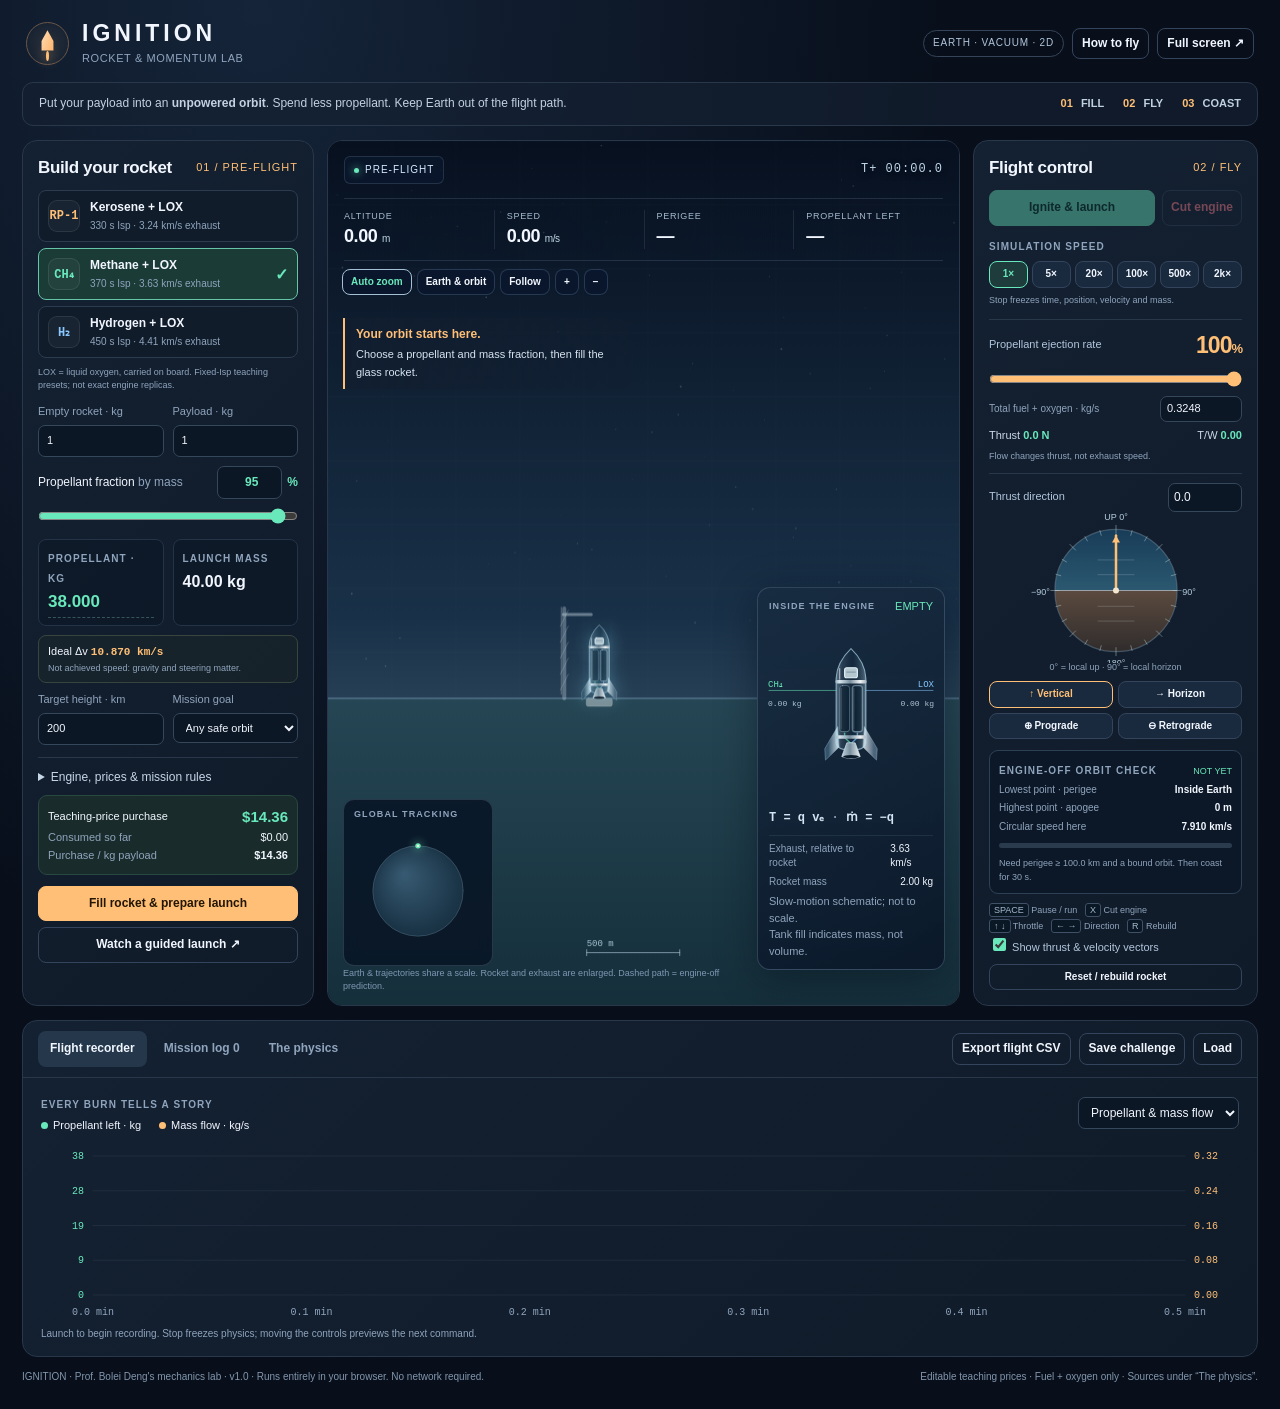
<file: static/teaching/rocket-launch-game/index.html>
<!doctype html>
<html lang="en">
<head>
<meta charset="utf-8"><meta name="viewport" content="width=device-width, initial-scale=1">
<meta name="description" content="An offline, interactive rocket-launch game about momentum, propellant budgets and achieving a real unpowered orbit.">
<title>IGNITION — Rocket & Momentum Lab</title>
<style>
:root{color-scheme:dark;--bg:#080f1b;--panel:#111c2a;--panel2:#152233;--line:#28374a;--muted:#8fa4bd;--ink:#f1f6ff;--mint:#69e8bb;--gold:#ffbf76;--blue:#88c8ff;--red:#ff7e89;--radius:15px}
*{box-sizing:border-box}body{margin:0;background:radial-gradient(ellipse at 20% 0%,#152439 0,transparent 48%),var(--bg);color:var(--ink);font:14px/1.45 -apple-system,BlinkMacSystemFont,"Segoe UI",sans-serif;font-variant-numeric:tabular-nums}button,input,select{font:inherit}button,select,input{color:var(--ink)}button{cursor:pointer;background:#1a2a3e;border:1px solid #33445c;border-radius:8px;padding:9px 12px;font-weight:650;transition:background .15s,border-color .15s,transform .15s}button:hover:not(:disabled){background:#263d55;border-color:#71859c}button:active:not(:disabled){transform:translateY(1px)}button:disabled{opacity:.42;cursor:not-allowed}button:focus-visible,input:focus-visible,select:focus-visible,summary:focus-visible,canvas:focus-visible{outline:2px solid var(--gold);outline-offset:3px}.primary{background:var(--mint);border-color:var(--mint);color:#073529}.primary:hover:not(:disabled){background:#97f5d4;border-color:#97f5d4}.warm{color:#221503;background:var(--gold);border-color:var(--gold)}.warm:hover:not(:disabled){background:#ffdaac;border-color:#ffdaac}.ghost{background:transparent}.small{padding:6px 9px;font-size:12px}.danger{color:var(--red)}.full{width:100%}.row{display:flex;gap:8px;align-items:center}.between{justify-content:space-between}.wrap{flex-wrap:wrap}.muted{color:var(--muted)}.tiny{font-size:11px;line-height:1.5}.mono{font-family:ui-monospace,SFMono-Regular,Consolas,monospace}.accent{color:var(--mint)}.gold{color:var(--gold)}.label{font-size:10px;font-weight:750;color:var(--muted);letter-spacing:1.1px;text-transform:uppercase}.num{font-weight:750;font-size:23px;letter-spacing:-.6px}.tag{font-size:10px;letter-spacing:.8px;border:1px solid #354458;border-radius:30px;padding:5px 9px;color:#b1c5db}.hidden{display:none!important}h1,h2,h3,p{margin:0}h2{font-size:17px;letter-spacing:-.35px}h3{font-size:15px}a{color:var(--blue)}
header{max-width:1800px;margin:auto;padding:20px 26px 15px;display:flex;justify-content:space-between;align-items:center;gap:20px}.brand{display:flex;gap:13px;align-items:center}.emblem{width:43px;height:43px;border:1px solid #6b5747;border-radius:50%;position:relative;background:radial-gradient(circle,#ffca871a,transparent)}.emblem:before{content:"";position:absolute;width:17px;height:24px;left:12px;top:7px;clip-path:polygon(50% 0,85% 45%,85% 85%,15% 85%,15% 45%);background:linear-gradient(110deg,#ffe3bc,#ffac60)}.emblem:after{content:"";width:3px;height:10px;background:var(--gold);position:absolute;left:19px;top:28px;border-radius:100%;box-shadow:0 0 12px var(--gold)}.wordmark{font-weight:850;font-size:23px;letter-spacing:4px;line-height:1.15}.subtitle{font-size:11px;color:var(--muted);margin-top:5px;letter-spacing:.6px}.shell{max-width:1800px;margin:auto;padding:0 22px 24px}.brief{display:flex;justify-content:space-between;align-items:center;gap:12px;margin:0 0 14px;padding:12px 16px;border:1px solid var(--line);background:#152232a3;border-radius:11px}.brief p{font-size:12px;color:#c3d1e2}.steps{display:flex;gap:19px;white-space:nowrap;color:#c0d1df;font-size:11px;font-weight:700}.steps span b{color:var(--gold);margin-right:5px}.workspace{display:grid;grid-template-columns:275px minmax(360px,1fr) 277px;gap:13px;align-items:stretch}.panel{border:1px solid var(--line);background:linear-gradient(135deg,#142132,#101b29);border-radius:var(--radius);overflow:hidden}.side{padding:17px}.section-head{display:flex;justify-content:space-between;align-items:center;margin-bottom:14px}.index{font-size:11px;letter-spacing:1px;color:var(--gold)}.fuel-options{display:grid;gap:7px}.fuel-card{width:100%;display:flex;align-items:center;gap:10px;text-align:left;padding:10px;border-color:#2b3c50;background:#101c2a}.fuel-card.active{background:#1b3b37;border-color:#67c5a7}.fuel-icon{width:37px;height:37px;display:grid;place-items:center;flex:none;border-radius:9px;background:#ffffff0a;font:700 12px ui-monospace,monospace;border:1px solid #ffffff16}.fuel-name{font-size:12px}.fuel-detail{font-size:10px;color:var(--muted);font-weight:450;margin-top:2px}.fuel-card .check{margin-left:auto;font-size:16px;color:var(--mint)}.mass-row{display:grid;grid-template-columns:1fr 1fr;gap:9px;margin:16px 0 13px}label.field{display:block;font-size:11px;color:var(--muted)}input[type=number],select{width:100%;border:1px solid #35475b;border-radius:7px;padding:7px 8px;background:#0c1725;min-width:0}label.field input,label.field select{margin-top:5px}input[type=range]{width:100%;height:24px;accent-color:var(--mint);cursor:pointer;margin:5px 0;touch-action:none}input[type=checkbox]{accent-color:var(--mint)}.fill-label{display:flex;align-items:center;justify-content:space-between;font-size:12px}.fill-number{display:flex;gap:5px;align-items:baseline;color:var(--mint);font-weight:700}.fill-number input{width:65px;text-align:right;color:var(--mint)}.metrics2{display:grid;grid-template-columns:1fr 1fr;gap:9px;margin-top:7px}.statbox{padding:9px 10px;background:#0a16248c;border-radius:8px;border:1px solid #233348}.statbox .stat-number{font-size:17px;font-weight:700;margin-top:1px;padding:2px 0;background:transparent;border:0;border-bottom:1px dashed #679a9277;border-radius:0;color:var(--mint)}.statbox strong{font-size:17px;font-weight:700;display:block;margin-top:3px}.dv-strip{margin:11px 0;padding:9px 10px;border:1px solid #38453e;border-radius:8px;background:#3e4b201c;font-size:11px;line-height:1.6}.dv-strip .value{color:var(--gold);font-weight:750}.construction-note{margin-top:8px;color:var(--muted);font-size:10px;line-height:1.5}.goal-grid{display:grid;grid-template-columns:1fr 1fr;gap:9px;margin-top:10px}details{margin-top:12px;border-top:1px solid var(--line);padding-top:11px}summary{cursor:pointer;font-size:12px;color:#c5d6e7}.details-grid{display:grid;grid-template-columns:1fr 1fr;gap:9px;margin-top:12px}.build-actions{display:grid;gap:7px;margin-top:14px}.ledger{padding:10px 11px;background:#192c2b;border:1px solid #294840;border-radius:9px;margin-top:12px}.ledger .row{font-size:11px;margin:3px 0}.ledger strong{font-size:16px;color:var(--mint)}.build-error{font-size:11px;color:var(--red);margin-top:8px;min-height:16px}
.stage{position:relative;min-height:720px;background:#070f1b;overflow:hidden}.stage>canvas{display:block;width:100%;height:100%;position:absolute;inset:0;touch-action:none}.hud{position:absolute;left:16px;right:16px;top:15px;pointer-events:none}.hud-top{display:flex;justify-content:space-between;align-items:center;font-size:10px;letter-spacing:1px}.phase{display:inline-flex;align-items:center;gap:6px;padding:6px 9px;border:1px solid #576c8055;border-radius:6px;background:#0b172dc2;color:#d5e9ff}.phase i{width:5px;height:5px;border-radius:50%;background:var(--mint);box-shadow:0 0 8px #69e8bb}.time-read{color:#c1d6e9;font-size:12px;text-shadow:0 2px 6px #050a13}.hud-stats{display:grid;grid-template-columns:repeat(4,1fr);margin-top:14px;padding:11px 0;border-top:1px solid #52668055;border-bottom:1px solid #52668055;background:linear-gradient(90deg,#09162544,transparent)}.hud-stat{padding-left:12px;border-left:1px solid #52668044}.hud-stat:first-child{padding-left:0;border:0}.hud-stat span{display:block;font-size:9px;color:#a6bacf;letter-spacing:.7px;text-transform:uppercase}.hud-stat strong{font-size:18px;font-weight:650;letter-spacing:-.4px}.hud-stat em{font-size:10px;font-style:normal;font-weight:450;color:#c1d6e9}.camera-tools{position:absolute;top:128px;left:14px;display:flex;gap:5px;align-items:center;flex-wrap:wrap}.camera-tools button{background:#0b172cd9;border-color:#40567488;font-size:10px;padding:5px 8px;backdrop-filter:blur(8px)}.camera-tools button.active{border-color:#a5c0d4;color:var(--mint)}.scene-note{position:absolute;left:15px;bottom:12px;font-size:9px;color:#7f97b3;max-width:60%;pointer-events:none}.global-map{position:absolute;left:15px;bottom:39px;width:150px;height:167px;border:1px solid #536b8066;border-radius:11px;background:#091525df;backdrop-filter:blur(8px);overflow:hidden}.global-map canvas{width:100%;height:140px;display:block}.global-map .label{padding:8px 10px 0;font-size:9px}.engine-window{position:absolute;bottom:35px;right:14px;width:188px;background:linear-gradient(150deg,#182c41e8,#0a1728ed);border:1px solid #516b8380;border-radius:13px;backdrop-filter:blur(10px);box-shadow:0 8px 40px #03091566}.engine-head{padding:10px 11px 0;display:flex;justify-content:space-between;align-items:center}.engine-head .label{font-size:9px}.engine-window canvas{width:100%;height:196px;display:block}.engine-math{padding:0 11px 10px;font-size:10px}.engine-math .row{margin-bottom:4px}.engine-math .formula{color:#d4e6f4;font-size:12px;font-weight:650;margin-bottom:6px;border-bottom:1px solid #3d546955;padding-bottom:7px}.coach{position:absolute;top:177px;left:15px;max-width:290px;border-left:2px solid var(--gold);padding:8px 11px;background:linear-gradient(90deg,#111e30e6,#111e3055);border-radius:0 8px 8px 0;font-size:11px;color:#d6e4ef;pointer-events:none}.coach strong{display:block;color:var(--gold);font-size:12px;margin-bottom:3px}.coach p{line-height:1.6}.mission-banner{position:absolute;left:15px;right:15px;top:255px;padding:17px;border:1px solid #69e8bb99;background:#0c252eee;backdrop-filter:blur(12px);border-radius:12px;box-shadow:0 10px 60px #0008;z-index:4}.mission-banner h3{color:var(--mint);font-size:20px}.mission-banner p{font-size:12px;color:#c5dbe6;margin:8px 0 12px}.mission-banner.failed{border-color:#ff7e8988;background:#281d29ee}.mission-banner.failed h3{color:var(--red)}.close-banner{position:absolute;top:8px;right:10px;border:0;background:transparent;padding:3px 6px}
.control-main{display:grid;grid-template-columns:1fr auto;gap:7px;margin-bottom:12px}.flight-control label{font-size:11px;color:#b2c6dc}.throttle-block{margin:16px 0 12px;padding-top:13px;border-top:1px solid var(--line)}.big-pct{font-size:25px;font-weight:750;color:var(--gold);letter-spacing:-1px}.throttle-range{accent-color:var(--gold)!important}.flow-line{display:grid;grid-template-columns:1fr 82px;gap:8px;align-items:center;margin-bottom:8px}.flow-line span{font-size:10px;color:var(--muted)}.flow-line input{font-size:12px}.live-force{display:flex;justify-content:space-between;font-size:11px;color:#cbd8e6}.live-force b{font-weight:650;color:var(--mint)}.time-group{display:flex;gap:4px;align-items:center;flex-wrap:wrap;margin-top:8px}.time-group button{flex:1;padding:5px 0;font-size:10px;min-width:28px}.time-group button.active{border-color:var(--mint);background:#1d3c3b;color:var(--mint)}.time-caption{font-size:10px;color:var(--muted);margin-top:6px;min-height:15px}.steering{border-top:1px solid var(--line);padding-top:12px;margin-top:13px}.steering-top{display:flex;align-items:center;justify-content:space-between}.pitch-field{width:74px!important;font-size:12px;padding:5px!important}.nav-wrap{display:flex;justify-content:center;position:relative}.nav-wrap canvas{width:204px;height:181px;display:block;cursor:crosshair;touch-action:none}.nav-meta{font-size:10px;color:var(--muted);text-align:center;margin-top:-2px}.presets{display:grid;grid-template-columns:1fr 1fr;gap:6px;margin-top:10px}.presets button{font-size:11px;padding:7px 4px}.presets button.active{border-color:var(--gold);color:var(--gold)}.orbit-card{margin-top:15px;padding:11px;border:1px solid #2d4156;border-radius:9px;background:#0c1827}.orbit-card .row{font-size:11px;margin:6px 0}.orbit-track{height:5px;background:#293b4c;border-radius:3px;overflow:hidden;margin:9px 0}.orbit-track>div{width:0;height:100%;background:var(--mint);transition:width .15s}.key-hint{font-size:10px;color:var(--muted);line-height:1.8;margin-top:12px}.keycap{border:1px solid #405167;background:#0a1724;border-radius:3px;font-size:9px;padding:1px 4px;color:#a5b9cd}.engine-toggle{margin-top:9px;font-size:10px;color:var(--muted)}
.recorder{margin-top:14px}.tabs{display:flex;justify-content:space-between;align-items:center;border-bottom:1px solid var(--line);padding:10px 15px;gap:12px}.tab-buttons{display:flex;gap:5px}.tab-buttons button{border:0;background:transparent;color:var(--muted);font-size:12px}.tab-buttons button.active{background:#24374b;color:var(--ink)}.tab-body{padding:15px 18px}.plot-top{display:flex;justify-content:space-between;align-items:center;gap:12px;margin-bottom:8px}.plot-top select{width:auto;font-size:12px}.plot-legend{font-size:11px;display:flex;gap:18px}.swatch{display:inline-block;width:7px;height:7px;border-radius:50%;margin-right:5px;background:var(--mint)}.swatch.gold{background:var(--gold)}#telemetry{width:100%;height:180px;display:block}.plot-caption{font-size:10px;color:var(--muted);margin-top:5px}.table-scroll{overflow:auto}table{border-collapse:collapse;width:100%;white-space:nowrap;font-size:12px}th{text-align:left;color:var(--muted);font-size:10px;letter-spacing:.5px;padding:10px;border-bottom:1px solid var(--line)}td{padding:11px 10px;border-bottom:1px solid #223347}.empty-table{padding:28px;text-align:center;color:var(--muted);font-size:12px}.lesson{display:grid;grid-template-columns:1fr 1fr 1fr;gap:24px}.lesson h3{margin-bottom:10px}.lesson p{font-size:12px;color:#b8c9dc;line-height:1.75;margin-bottom:10px}.equation{padding:14px;background:#0a1726;border:1px solid var(--line);border-radius:8px;font:14px/1.9 ui-monospace,monospace;color:#e0effb;margin:10px 0}.source-list{font-size:11px;line-height:1.8}.source-list a{display:block;margin-bottom:4px}.footer{margin-top:13px;color:#8296ad;font-size:10px;display:flex;justify-content:space-between;gap:15px}.footer button{font-size:10px;padding:0;border:0;background:none;color:#b5c9de}.toast{position:fixed;bottom:24px;left:50%;transform:translateX(-50%);padding:11px 18px;border:1px solid #5e766f;border-radius:10px;background:#172d33f2;backdrop-filter:blur(10px);font-size:12px;max-width:min(90vw,600px);box-shadow:0 10px 40px #0006;z-index:20;pointer-events:none}.modal-backdrop{position:fixed;inset:0;z-index:30;background:#020710bd;display:grid;place-items:center;padding:22px;backdrop-filter:blur(9px)}.modal{width:min(800px,100%);max-height:90vh;overflow:auto;padding:27px;border:1px solid #496075;background:linear-gradient(140deg,#182b40,#101b2a);border-radius:18px;box-shadow:0 30px 150px #000a}.modal h2{font-size:24px;color:var(--gold);margin-bottom:9px}.modal p{font-size:13px;color:#c3d1e0;margin:10px 0}.help-grid{display:grid;grid-template-columns:1fr 1fr;gap:20px;margin-top:22px}.help-grid h3{color:var(--mint)}.help-grid p{font-size:12px;line-height:1.8}.price-note{padding:10px;background:#44302144;border:1px solid #72533866;border-radius:8px}.study-prompt{font-size:12px;color:#c9d8e6;padding:11px 13px;background:#16283a;border-radius:8px;margin-top:15px}
@media(min-width:1550px){.workspace{grid-template-columns:296px minmax(400px,1fr) 296px}.stage{min-height:735px}.side{padding:20px}.engine-window{width:210px}.engine-window canvas{height:215px}}
@media(max-width:1180px){.workspace{grid-template-columns:242px minmax(310px,1fr) 245px;gap:10px}.shell{padding:0 12px 20px}.side{padding:13px}.hud-stat strong{font-size:15px}.hud-stat{padding-left:7px}.hud{left:12px;right:12px}.engine-window{width:162px;right:10px}.engine-window canvas{height:180px}.global-map{width:122px;height:148px;left:10px}.global-map canvas{height:125px}.coach{max-width:255px}.brief{padding:10px 12px}.steps{gap:10px}.stage{min-height:715px}}
@media(max-width:980px){.workspace{grid-template-columns:minmax(0,1fr) 265px}.build-panel{grid-column:1/-1}.build-content{display:grid;grid-template-columns:1.1fr 1fr 1fr;gap:20px}.fuel-options{margin-top:2px}.section-head{margin-bottom:8px}.mass-row{margin:0 0 10px}.build-actions{margin-top:10px}.construction-note{font-size:9px}.stage{min-height:675px}.hud-stat strong{font-size:18px}.steps{display:none}.engine-window{width:170px}.lesson{grid-template-columns:1fr 1fr}.lesson>div:last-child{grid-column:1/-1}.wordmark{font-size:21px}header{padding:18px 16px}.brief p{font-size:12px}}
@media(max-width:650px){header{padding:13px 13px;gap:10px}.wordmark{font-size:18px;letter-spacing:3px}.emblem{width:36px;height:36px;flex:none}.emblem:before{left:9px;top:5px}.emblem:after{left:16px;top:26px}.subtitle{font-size:9px}.header-actions .tag,.header-actions #fullscreen{display:none}.brand{gap:9px}.workspace{display:flex;flex-direction:column}.build-content{display:block}.build-panel{order:1}.stage{order:2;min-height:620px}.flight-control{order:3}.build-panel .mass-row{margin-top:12px}.fuel-options{grid-template-columns:repeat(3,1fr);gap:6px}.fuel-card{display:block;padding:9px 7px}.fuel-icon{margin-bottom:6px;width:31px;height:31px}.fuel-name{font-size:11px}.fuel-detail{font-size:9px}.fuel-card .check{display:none}.mass-row,.goal-grid{gap:12px}.metrics2{margin-top:10px}.build-error:empty{display:none}.build-actions{grid-template-columns:1fr 1fr}.ledger{margin-top:10px}.control-main{grid-template-columns:1fr 1fr}.flight-layout{display:grid;grid-template-columns:1fr 1fr;gap:16px}.steering{margin:0;padding:0;border:0}.throttle-block{margin-top:8px}.nav-wrap canvas{width:175px;height:161px}.nav-meta{font-size:9px}.presets{gap:4px}.presets button{font-size:10px}.orbit-card{margin-top:12px}.nav-wrap{overflow:hidden}.tabs{align-items:flex-start;flex-direction:column;padding:9px}.tab-buttons{gap:0}.tab-buttons button{font-size:11px;padding:8px}.tabs .export-buttons{align-self:flex-end}.tab-body{padding:12px}.lesson,.help-grid{grid-template-columns:1fr}.lesson>div:last-child{grid-column:auto}.hud-stats{margin-top:12px}.hud-stat strong{font-size:16px}.hud-stat span{font-size:8px}.hud-stat{padding-left:7px}.hud-top{font-size:9px}.hud{left:12px;right:12px}.camera-tools{top:120px;left:12px}.coach{top:162px;max-width:235px}.engine-window{bottom:35px;width:167px;right:11px}.global-map{width:129px;left:11px}.engine-window canvas{height:175px}.engine-math{font-size:9px}.scene-note{font-size:8px;max-width:90%}.footer{flex-direction:column;gap:7px}.plot-top{align-items:flex-start;flex-direction:column;gap:9px}.brief{margin-bottom:10px}.brief p{font-size:11px}.price-note{font-size:10px}.mission-banner{top:235px}.modal{padding:21px}.modal h2{font-size:22px}.num{font-size:20px}#telemetry{height:150px}}

/* Compact desktop controls keep the rocket, throttle, and steering visible together. */
@media(min-width:981px){
 .workspace{grid-template-columns:292px minmax(310px,1fr) 285px}.side{padding:15px}.section-head{margin-bottom:10px}
 .fuel-card{padding:8px 9px}.fuel-options{gap:6px}.fuel-icon{width:32px;height:32px}.construction-note{font-size:9px;line-height:1.45}
 .mass-row{margin:12px 0 9px}.statbox{padding:7px 9px}.statbox strong{font-size:16px}.metrics2{margin-top:5px}
 .dv-strip{padding:7px 9px;margin:9px 0;font-size:11px}.dv-strip .tiny{font-size:9px;line-height:1.5}
 .goal-grid{margin-top:8px}.ledger{padding:8px 9px;margin-top:9px}.ledger .row{margin:2px 0}.ledger strong{font-size:15px}
 .build-actions{margin-top:11px;gap:6px}.build-actions button{font-size:12px;padding:8px}.build-error:empty{display:none}
 .throttle-block{margin:10px 0 8px;padding-top:9px}.throttle-block .tiny{font-size:9px;line-height:1.5}.throttle-block .big-pct{font-size:23px}
 .flow-line input{padding:4px 6px;font-size:11px}.flow-line{margin-bottom:6px}.time-caption{font-size:9px}.time-group{margin-top:6px}
 .steering{margin-top:9px;padding-top:9px}.nav-wrap canvas{width:186px;height:151px}.nav-meta{font-size:9px}.presets{margin-top:7px;gap:5px}.presets button{padding:5px;font-size:10px}
 .orbit-card{padding:9px;margin-top:11px}.orbit-card .row{font-size:10px;margin:4px 0}.orbit-card .tiny{font-size:9px;line-height:1.5}
 .key-hint{font-size:9px;line-height:1.75;margin-top:9px}.flight-control .small.full{margin-top:8px!important;padding:5px;font-size:10px}
 .control-main{margin-bottom:9px}.control-main button{font-size:12px;padding:8px}.stage{min-height:720px}
}
@media(min-width:1550px){.workspace{grid-template-columns:305px minmax(400px,1fr) 292px}}
@media(min-width:981px) and (max-width:1180px){.workspace{grid-template-columns:248px minmax(280px,1fr) 248px}.side{padding:12px}}

@media(prefers-reduced-motion:reduce){button{transition:none}.orbit-track>div{transition:none}}
</style>
</head>
<body>
<header>
 <div class="brand"><div class="emblem" aria-hidden="true"></div><div><h1 class="wordmark">IGNITION</h1><div class="subtitle">ROCKET & MOMENTUM LAB</div></div></div>
 <div class="row header-actions"><span class="tag">EARTH · VACUUM · 2D</span><button class="small ghost" id="helpOpen">How to fly</button><button class="small ghost" id="fullscreen">Full screen ↗</button></div>
</header>
<main class="shell">
 <div class="brief"><p>Put your payload into an <strong>unpowered orbit</strong>. Spend less propellant. Keep Earth out of the flight path.</p><div class="steps"><span><b>01</b> FILL</span><span><b>02</b> FLY</span><span><b>03</b> COAST</span></div></div>
 <div class="workspace">
  <section class="panel side build-panel" aria-label="Rocket configuration">
   <div class="section-head"><h2>Build your rocket</h2><span class="index">01 / PRE-FLIGHT</span></div>
   <div class="build-content">
    <div>
     <div class="fuel-options" role="group" aria-label="Propellant combination">
      <button class="fuel-card" data-fuel="kerolox"><span class="fuel-icon gold">RP-1</span><div><div class="fuel-name">Kerosene + LOX</div><div class="fuel-detail">330 s Isp · 3.24 km/s exhaust</div></div><span class="check"></span></button>
      <button class="fuel-card active" data-fuel="methalox"><span class="fuel-icon accent">CH₄</span><div><div class="fuel-name">Methane + LOX</div><div class="fuel-detail">370 s Isp · 3.63 km/s exhaust</div></div><span class="check">✓</span></button>
      <button class="fuel-card" data-fuel="hydrolox"><span class="fuel-icon" style="color:var(--blue)">H₂</span><div><div class="fuel-name">Hydrogen + LOX</div><div class="fuel-detail">450 s Isp · 4.41 km/s exhaust</div></div><span class="check"></span></button>
     </div>
     <p class="construction-note">LOX = liquid oxygen, carried on board. Fixed-Isp teaching presets; not exact engine replicas.</p>
    </div>
    <div>
     <div class="mass-row"><label class="field">Empty rocket · kg<input id="dry" type="number" min="0.1" max="1000" step="0.1" value="1"></label><label class="field">Payload · kg<input id="payload" type="number" min="0" max="1000" step="0.1" value="1"></label></div>
     <div class="fill-label"><span>Propellant fraction <span class="muted">by mass</span></span><span class="fill-number"><input id="fractionNumber" type="number" min="5" max="99.5" step="0.1" value="95" aria-label="Propellant mass percent">%</span></div>
     <input id="fraction" type="range" min="5" max="99.5" step="0.1" value="95" aria-label="Propellant fraction of initial total mass">
     <div class="metrics2"><div class="statbox"><span class="label">Propellant · kg</span><input id="propMass" class="stat-number" type="number" min="0.001" step="0.1" value="38" aria-label="Total propellant loading in kilograms"></div><div class="statbox"><span class="label">Launch mass</span><strong id="wetMass">40.00 kg</strong></div></div>
     <div class="dv-strip">Ideal Δv <span class="value mono" id="idealDV">10.870 km/s</span><div class="tiny muted">Not achieved speed: gravity and steering matter.</div></div>
     <div class="goal-grid"><label class="field">Target height · km<input id="target" type="number" min="1" max="100000" step="10" value="200"></label><label class="field">Mission goal<select id="goal"><option value="any">Any safe orbit</option><option value="target">Near-circular target</option></select></label></div>
    </div>
    <div>
     <details id="advanced"><summary>Engine, prices & mission rules</summary><div class="details-grid">
       <label class="field">Initial max T/W<input id="twr" type="number" min="0.25" max="10" step="0.25" value="3"></label><label class="field">Min. perigee · km<input id="safe" type="number" min="0.1" max="50000" step="10" value="100"></label>
       <label class="field">RP-1 · $/kg<input id="priceK" type="number" min="0" max="1000" step="0.1" value="2.5"></label><label class="field">Methane · $/kg<input id="priceM" type="number" min="0" max="1000" step="0.1" value="1"></label>
       <label class="field">Hydrogen · $/kg<input id="priceH" type="number" min="0" max="1000" step="0.1" value="6"></label><label class="field">LOX · $/kg<input id="priceO" type="number" min="0" max="1000" step="0.05" value="0.2"></label>
      </div><p class="construction-note price-note">Prices are editable teaching assumptions, not market quotes. Cost includes fuel + oxygen only: no vehicle, tankage, liquefaction, launch service or operations costs.</p><p class="construction-note">Dry vehicle mass does not grow with tank size. Engine maximum thrust is sized to the chosen initial T/W, then stays fixed. This is an idealized point-mass rocket, not a buildable 1 kg launcher.</p>
     </details>
     <div class="ledger"><div class="row between"><span>Teaching-price purchase</span><strong id="loadedCost">$14.36</strong></div><div class="row between"><span class="muted">Consumed so far</span><span id="burnedCost">$0.00</span></div><div class="row between"><span class="muted">Purchase / kg payload</span><b id="perKg">$14.36</b></div></div>
     <div class="build-actions"><button class="warm full" id="fillBtn">Fill rocket & prepare launch</button><button class="ghost full" id="demoBtn">Watch a guided launch ↗</button></div>
     <div class="build-error" id="buildError" role="status"></div>
    </div>
   </div>
  </section>
  <section class="panel stage" id="stage" aria-label="Live rocket and orbital view">
   <canvas id="scene" tabindex="0" aria-label="Rocket trajectory. Drag from the rocket to aim thrust; scroll to zoom."></canvas>
   <div class="hud"><div class="hud-top"><span class="phase"><i></i><span id="phase">PRE-FLIGHT</span></span><span class="time-read mono" id="clock">T+ 00:00.0</span></div><div class="hud-stats">
     <div class="hud-stat"><span>Altitude</span><strong id="hudAlt">0 <em>m</em></strong></div><div class="hud-stat"><span>Speed</span><strong id="hudSpeed">0 <em>m/s</em></strong></div><div class="hud-stat"><span>Perigee</span><strong id="hudPeri">—</strong></div><div class="hud-stat"><span>Propellant left</span><strong id="hudFuel">—</strong></div>
   </div></div>
   <div class="camera-tools"><button id="cameraAuto" class="active">Auto zoom</button><button id="cameraEarth">Earth & orbit</button><button id="cameraChase">Follow</button><button id="zoomIn" aria-label="Zoom in">+</button><button id="zoomOut" aria-label="Zoom out">−</button></div>
   <div class="coach" id="coach"><strong id="coachTitle">Your orbit starts here.</strong><p id="coachText">Choose a propellant and mass fraction, then fill the glass rocket.</p></div>
   <div id="missionBanner" class="mission-banner hidden" role="status"><button class="close-banner" id="dismissBanner" aria-label="Dismiss result">×</button><h3 id="resultTitle">Orbit secured.</h3><p id="resultText"></p><div class="row wrap"><button class="primary small" id="watchOrbit">Watch it coast</button><button class="small ghost" id="retryBanner">Try a cheaper load</button></div></div>
   <div class="global-map"><div class="label">Global tracking</div><canvas id="minimap" aria-label="Earth overview map"></canvas></div>
   <div class="engine-window" id="engineWindow"><div class="engine-head"><span class="label">Inside the engine</span><span class="tiny accent" id="engineState">EMPTY</span></div><canvas id="engine" aria-label="Enlarged glass rocket, fuel and oxidizer flow, and exhaust"></canvas><div class="engine-math"><div class="formula mono">T = q vₑ <span class="muted">·</span> ṁ = −q</div><div class="row between"><span class="muted">Exhaust, relative to rocket</span><span id="exhaustSpeed">3.63 km/s</span></div><div class="row between"><span class="muted">Rocket mass</span><span id="liveMass">2.00 kg</span></div><div class="tiny muted">Slow-motion schematic; not to scale.<br>Tank fill indicates mass, not volume.</div></div></div>
   <div class="scene-note">Earth & trajectories share a scale. Rocket and exhaust are enlarged. Dashed path = engine-off prediction.</div>
  </section>
  <section class="panel side flight-control" aria-label="Flight controls">
   <div class="section-head"><h2>Flight control</h2><span class="index">02 / FLY</span></div>
   <div class="control-main"><button class="primary" id="runBtn" disabled>Ignite & launch</button><button class="ghost danger" id="cutBtn" disabled>Cut engine</button></div>
   <div class="flight-layout"><div>
     <span class="label">Simulation speed</span><div class="time-group" id="warps"><button class="active" data-warp="1">1×</button><button data-warp="5">5×</button><button data-warp="20">20×</button><button data-warp="100">100×</button><button data-warp="500">500×</button><button data-warp="2000">2k×</button></div><div class="time-caption" id="timeCaption">Paused time never burns propellant.</div>
     <div class="throttle-block"><div class="row between"><label for="throttle">Propellant ejection rate</label><span class="big-pct" id="throttlePct">100<span style="font-size:13px">%</span></span></div><input class="throttle-range" id="throttle" type="range" min="0" max="100" step="0.1" value="100" aria-label="Throttle percent"><div class="flow-line"><span>Total fuel + oxygen · kg/s</span><input type="number" id="flowInput" min="0" step="0.001" value="0" aria-label="Total propellant mass flow kg/s"></div><div class="live-force"><span>Thrust <b id="thrust">0 N</b></span><span>T/W <b id="liveTWR">0.00</b></span></div><p class="tiny muted" style="margin-top:6px">Flow changes thrust, not exhaust speed.</p></div>
   </div><div class="steering"><div class="steering-top"><label for="pitch">Thrust direction</label><input class="pitch-field" id="pitch" type="number" min="-180" max="180" step="1" value="0" aria-label="Degrees clockwise from local vertical"></div><div class="nav-wrap"><canvas id="nav" tabindex="0" aria-label="Steering dial: drag arrow. 0 degrees is up, 90 degrees is along the horizon."></canvas></div><div class="nav-meta">0° = local up · 90° = local horizon</div><div class="presets"><button data-preset="up">↑ Vertical</button><button data-preset="horizon">→ Horizon</button><button data-preset="prograde">⊕ Prograde</button><button data-preset="retrograde">⊖ Retrograde</button></div></div></div>
   <div class="orbit-card"><div class="row between"><span class="label">Engine-off orbit check</span><span class="tiny accent" id="orbitVerdict">NOT YET</span></div><div class="row between"><span class="muted">Lowest point · perigee</span><b id="periRead">Inside Earth</b></div><div class="row between"><span class="muted">Highest point · apogee</span><b id="apoRead">0 km</b></div><div class="row between"><span class="muted">Circular speed here</span><b id="circularSpeed">7.910 km/s</b></div><div class="orbit-track"><div id="coastProgress"></div></div><p class="tiny muted" id="orbitInstruction">Clear the safe altitude for the entire orbit, switch the engine off, and coast for 30 simulated seconds.</p></div>
   <div class="key-hint"><span class="keycap">SPACE</span> Pause / run &nbsp; <span class="keycap">X</span> Cut engine<br><span class="keycap">↑ ↓</span> Throttle &nbsp; <span class="keycap">← →</span> Direction &nbsp; <span class="keycap">R</span> Rebuild</div><label class="engine-toggle"><input id="showVectors" type="checkbox" checked> Show thrust & velocity vectors</label>
   <button class="small ghost full" id="retryBtn" style="margin-top:12px">Reset / rebuild rocket</button>
  </section>
 </div>
 <section class="panel recorder">
  <div class="tabs"><div class="tab-buttons" role="tablist"><button class="active" data-tab="flight">Flight recorder</button><button data-tab="missions">Mission log <span id="logCount" class="muted">0</span></button><button data-tab="physics">The physics</button></div><div class="row export-buttons"><button class="small ghost" id="exportCSV">Export flight CSV</button><button class="small ghost" id="saveChallenge">Save challenge</button><button class="small ghost" id="loadChallenge">Load</button><input type="file" id="challengeFile" accept=".json,application/json" hidden></div></div>
  <div class="tab-body" id="tab-flight"><div class="plot-top"><div><span class="label">Every burn tells a story</span><div class="plot-legend" style="margin-top:5px"><span><i class="swatch"></i><span id="legend1">Propellant left · kg</span></span><span><i class="swatch gold"></i><span id="legend2">Mass flow · kg/s</span></span></div></div><select id="plotMetric" aria-label="Telemetry chart"><option value="fuel">Propellant & mass flow</option><option value="flight">Altitude & speed</option><option value="controls">Throttle & steering</option></select></div><canvas id="telemetry" aria-label="Flight telemetry versus simulated time"></canvas><div class="plot-caption" id="plotCaption">Launch to begin recording. Pause changes the controls, not the past. Export retains the recorded samples.</div></div>
  <div class="tab-body hidden" id="tab-missions"><div class="row between wrap"><p class="tiny muted">Local browser records. Matching challenge settings only; fuel and loading may differ. Guided runs are marked, never ranked.</p><div class="row"><button id="exportLog" class="small ghost">Export log</button><button id="clearLog" class="small ghost danger">Clear log</button></div></div><div class="table-scroll"><table><thead><tr><th>RESULT</th><th>PROPELLANT</th><th>LOAD / USED</th><th>PURCHASE</th><th>$/kg PAYLOAD</th><th>PERIGEE × APOGEE</th><th>TIME</th><th>MODE</th></tr></thead><tbody id="missionRows"></tbody></table></div><p class="empty-table" id="emptyLog">No matching flights yet. Your first verified orbit will appear here.</p><p class="study-prompt">Class challenge: select <b>Near-circular target</b> for an apples-to-apples cost competition. Can you lower the loading fraction and still reach the same orbit?</p></div>
  <div class="tab-body hidden" id="tab-physics"><div class="lesson"><div><h3>Momentum, carried away.</h3><p>Here q ≥ 0 is the combined fuel-and-oxygen mass ejection rate. The rocket loses mass; exhaust leaves opposite the commanded thrust direction n̂. Gravity is an external force, so rocket + exhaust momentum is not constant in Earth's field.</p><div class="equation">ṁ = −q<br>T = q vₑ<br>vₑ = Isp · g₀<br>r̈ = −μr/|r|³ + (qvₑ/m)n̂</div><p>In the Earth frame, the idealized exhaust velocity is v<sub>rocket</sub> − vₑ n̂. A constant exhaust speed relative to the rocket is not a constant exhaust velocity relative to Earth.</p></div><div><h3>High is not the same as in orbit.</h3><p>We compute the engine-off osculating orbit from position and velocity. Success requires a bound ellipse with its <b>entire orbit</b> above your safe altitude, followed by 30 seconds with no thrust. A vertical launch into space can still fall straight back.</p><div class="equation">Δv<sub>ideal</sub> = vₑ ln(m₀/m<sub>dry+payload</sub>)<br>v<sub>circular</sub> = √(μ/r)</div><p>The optional target challenge requires both perigee and apogee within ±max(5 km, 5% of target altitude). A no-drag safe altitude is a classroom rule, not an atmospheric-lifetime prediction. After certification, continue coasting to watch the orbit.</p></div><div><h3>What this model leaves out.</h3><p>A nonrotating, spherical Earth; 2D translation; no drag, atmosphere, staging, Moon/Sun gravity, tank-mass scaling or rotational dynamics. Thrust direction changes instantly. The launch pad holds the rocket until its upward thrust exceeds its weight. Fuel burned on the pad still costs money.</p><p>Isp and mixture ratios are fixed teaching presets: 330 s / 2.6 (RP-1), 370 s / 3.5 (methane), and 450 s / 6 (hydrogen). Exhaust is an <b>effective</b> velocity; nozzle and ambient-pressure effects are absorbed into Isp. Tank/exhaust graphics are schematic, not a combustion simulation.</p><div class="source-list"><a href="https://www.grc.nasa.gov/www/k-12/airplane/specimp.html" target="_blank" rel="noopener">NASA Glenn — specific impulse & effective exhaust velocity</a><a href="https://www1.grc.nasa.gov/beginners-guide-to-aeronautics/ideal-rocket-equation/" target="_blank" rel="noopener">NASA Glenn — ideal rocket equation</a><a href="https://ssd.jpl.nasa.gov/astro_par.html" target="_blank" rel="noopener">JPL — Earth's gravitational parameter</a><a href="https://ssd.jpl.nasa.gov/planets/phys_par.html" target="_blank" rel="noopener">JPL — mean Earth radius (rounded here to 6,371 km)</a><a href="https://www.l3harris.com/all-capabilities/rs-25-engine" target="_blank" rel="noopener">RS-25 example — hydrogen/LOX, 452 s vacuum Isp, O/F 6</a><a href="https://ntrs.nasa.gov/citations/20090004695" target="_blank" rel="noopener">NASA — methane/oxygen propulsion research</a></div></div></div></div>
 </section>
 <div class="footer"><span>IGNITION · Prof. Bolei Deng's mechanics lab · v1.0 · Runs entirely in your browser. No network required.</span><span id="storageStatus">Editable teaching prices · Fuel + oxygen only · Sources under “The physics”.</span></div>
</main>
<div class="toast hidden" id="toast" role="status"></div>
<div class="modal-backdrop hidden" id="helpModal" role="dialog" aria-modal="true" aria-labelledby="helpTitle"><div class="modal"><div class="row between"><span class="label">FLIGHT SCHOOL / 90 SECONDS</span><button id="helpClose" class="small ghost">Close ✕</button></div><h2 id="helpTitle" style="margin-top:16px">Altitude is the beginning.<br>Sideways speed makes an orbit.</h2><p>Your rocket starts at rest on a nonrotating Earth. Choose its propellant, budget its mass, and steer a continuous, finite-duration burn.</p><div class="help-grid"><div><h3>1. Fill the glass rocket.</h3><p>The fraction is propellant ÷ total launch mass, <b>including payload</b>. A 1 kg empty vehicle + 1 kg payload at 95% needs 38 kg of propellant, not 1.9 kg. Fuel and oxygen are consumed together.</p><h3>2. Lift off, then turn.</h3><p>Start pointed up with enough throttle to overcome gravity. Gradually tip toward 90° to build sideways velocity. Use the dial or drag from the rocket. “Prograde” follows your velocity; “Horizon” follows the local tangent.</p></div><div><h3>3. Get the entire path above Earth.</h3><p>The dashed line predicts your <b>engine-off</b> path. Perigee is its lowest point. Raising apogee alone is not enough: watch perigee, then cut the engine with <b>X</b> and coast for 30 simulated seconds.</p><h3>4. Retry for a lower cost.</h3><p>The score is the cost of <b>all propellant purchased</b> per kg of payload, not just what you burned. Try a lighter load or another fuel. Use the target goal to compare the same destination.</p></div></div><p class="price-note">The guided launch uses exactly the same finite-thrust physics. It is a demonstration, not an optimal strategy or a ranked flight. It works with the default 95% load and 200 km target for all three propellants; unusual designs can run out of fuel.</p><div class="row wrap" style="margin-top:20px"><button class="warm" id="helpDemo">Watch guided launch</button><button class="ghost" id="helpPlay">I'll fly manually</button></div></div></div>
<script>
/* IGNITION physics kernel — SI units throughout. No rendering or browser dependencies. */
(function(root){
'use strict';
const MU=3.98600435507e14, R=6371000, G0=9.80665, GS=MU/(R*R), VERSION='1.0.0';
const FUELS={
 kerolox:{id:'kerolox',name:'Kerosene + LOX',short:'RP-1',fuelName:'RP-1 kerosene',isp:330,of:2.6,price:2.5,color:'#ffbf76'},
 methalox:{id:'methalox',name:'Methane + LOX',short:'CH₄',fuelName:'Liquid methane',isp:370,of:3.5,price:1,color:'#69e8bb'},
 hydrolox:{id:'hydrolox',name:'Hydrogen + LOX',short:'H₂',fuelName:'Liquid hydrogen',isp:450,of:6,price:6,color:'#88c8ff'}
};
const clamp=(a,l,h)=>Math.max(l,Math.min(h,a));
function config(input={}){
 const c=Object.assign({fuel:'methalox',dry:1,payload:1,fraction:.95,twr:3,target:200e3,safe:100e3,goal:'any',loxPrice:.2,prices:{kerolox:2.5,methalox:1,hydrolox:6}},input);
 if(!FUELS[c.fuel])throw Error('Unknown propellant.');
 for(const [k,lo,hi]of [['dry',.1,1000],['payload',0,1000],['fraction',.05,.995],['twr',.25,10],['target',1000,1e8],['safe',100,5e7],['loxPrice',0,1000]]){
  if(!Number.isFinite(c[k])||c[k]<lo||c[k]>hi)throw Error(`Invalid ${k}: expected ${lo}…${hi}.`);
 }
 c.prices=Object.assign({kerolox:2.5,methalox:1,hydrolox:6},c.prices);
 for(const v of Object.values(c.prices))if(!Number.isFinite(v)||v<0||v>1000)throw Error('Prices must be between 0 and 1000 USD/kg.');
 if(c.target<c.safe)throw Error('Target altitude must be at least the minimum safe altitude.');
 c.goal=c.goal==='target'?'target':'any';
 const f=FUELS[c.fuel];
 c.dead=c.dry+c.payload;c.wet=c.dead/(1-c.fraction);c.prop=c.wet-c.dead;c.ve=f.isp*G0;
 c.maxThrust=c.wet*GS*c.twr;c.maxFlow=c.maxThrust/c.ve;
 c.unitPrice=(c.prices[c.fuel]+f.of*c.loxPrice)/(1+f.of);
 c.loadedCost=c.prop*c.unitPrice;c.idealDV=c.ve*Math.log(c.wet/c.dead);
 return c;
}
function initial(c){return {x:0,y:R,vx:0,vy:0,p:c.prop,t:0,pad:true,crashed:false,coast:0,qualified:false,orbitCoast:0,burned:0,dv:0,peakH:0};}
function orbital(s,mu=MU,rEarth=R){
 const r=Math.hypot(s.x,s.y),v2=s.vx*s.vx+s.vy*s.vy,vr=(s.x*s.vx+s.y*s.vy)/r;
 const vt=(s.y*s.vx-s.x*s.vy)/r,h=s.x*s.vy-s.y*s.vx,E=v2/2-mu/r;
 const ex=((v2-mu/r)*s.x-r*vr*s.vx)/mu,ey=((v2-mu/r)*s.y-r*vr*s.vy)/mu;
 const e=Math.hypot(ex,ey),p=h*h/mu,rp=p/(1+e),bound=E<0,a=bound?-mu/(2*E):Infinity;
 const ra=bound?2*a-rp:Infinity,period=bound?2*Math.PI*Math.sqrt(a*a*a/mu):Infinity;
 return {r,h,E,e,ex,ey,p,a,rp,ra,peri:rp-rEarth,apo:ra-rEarth,vr,vt,speed:Math.sqrt(v2),alt:r-rEarth,bound,period,vc:Math.sqrt(mu/r)};
}
function direction(s,u={pitch:0,mode:'pitch'}){
 const r=Math.hypot(s.x,s.y),rx=s.x/r,ry=s.y/r;
 if(u.mode==='inertial'&&Number.isFinite(u.angle))return [Math.cos(u.angle),Math.sin(u.angle)];
 const v=Math.hypot(s.vx,s.vy);
 if((u.mode==='prograde'||u.mode==='retrograde')&&v>1){const sign=u.mode==='prograde'?1:-1;return [sign*s.vx/v,sign*s.vy/v];}
 const p=(Number.isFinite(u.pitch)?u.pitch:0)*Math.PI/180;
 return [rx*Math.cos(p)+ry*Math.sin(p),ry*Math.cos(p)-rx*Math.sin(p)];
}
function pitchFromDirection(s,n){const r=Math.hypot(s.x,s.y);return Math.atan2((s.y*n[0]-s.x*n[1])/r,(s.x*n[0]+s.y*n[1])/r)*180/Math.PI;}
// One RK4 step with exact stage mass and a constant mass flow. A burn step never crosses dry mass.
function integrate(s,c,u,dt,q,mu=MU){
 const m=c.dead+s.p;
 function deriv(x,y,vx,vy,t){
  const r=Math.hypot(x,y),grav=mu/(r*r*r),n=direction({x,y,vx,vy},u),acc=q*c.ve/(m-q*t);
  return [vx,vy,-grav*x+acc*n[0],-grav*y+acc*n[1]];
 }
 const y=[s.x,s.y,s.vx,s.vy],k1=deriv(...y,0),y2=y.map((v,i)=>v+dt*k1[i]/2),k2=deriv(...y2,dt/2);
 const y3=y.map((v,i)=>v+dt*k2[i]/2),k3=deriv(...y3,dt/2),y4=y.map((v,i)=>v+dt*k3[i]),k4=deriv(...y4,dt);
 const z=y.map((v,i)=>v+dt*(k1[i]+2*k2[i]+2*k3[i]+k4[i])/6);
 return Object.assign({},s,{x:z[0],y:z[1],vx:z[2],vy:z[3],p:(s.p-q*dt<1e-10?0:s.p-q*dt),t:s.t+dt});
}
function rates(s,c,u){
 const q=s.p>1e-11?clamp(Number(u.throttle)||0,0,1)*c.maxFlow:0,n=direction(s,u),m=c.dead+s.p,o=orbital(s);
 return {q,thrust:q*c.ve,n,acc:q*c.ve/m,twr:q*c.ve/(m*MU/o.r**2),gravity:MU/o.r**2,m,remainingDV:c.ve*Math.log(m/c.dead),burnedCost:(c.prop-s.p)*c.unitPrice};
}
function qualifies(o,c){
 const tol=Math.max(5000,.05*c.target);
 return o.bound&&o.peri>=c.safe&&(c.goal!=='target'||(Math.abs(o.peri-c.target)<=tol&&Math.abs(o.apo-c.target)<=tol));
}
function step(s,c,u,requestedDt){
 if(s.crashed||requestedDt<=0)return s;
 let dt=requestedDt,throttle=clamp(Number(u.throttle)||0,0,1),q=s.p>1e-11?throttle*c.maxFlow:0;
 // UI also limits steps; these caps make direct calls safe and split fuel exhaustion exactly.
 dt=Math.min(dt,q>0?.2:2,q>0?.003*(c.dead+s.p)/q:2,q>0?s.p/q:2);
 if(dt<1e-10){s=Object.assign({},s,{p:0});return step(s,c,Object.assign({},u,{throttle:0}),requestedDt);}
 let a=s;
 if(s.pad){
  const n=direction(s,u),vertical=q*c.ve*n[1];
  const wait=q>0&&n[1]>0?Math.max(0,((c.dead+s.p)-vertical/GS)/q):Infinity;
  if(wait>=dt){
   a=Object.assign({},s,{t:s.t+dt,p:Math.max(0,s.p-q*dt)});
   a.burned=c.prop-a.p;a.dv=c.ve*Math.log(c.wet/(c.dead+a.p));return a;
  }
  if(wait>1e-9){a=Object.assign({},s,{t:s.t+wait,p:s.p-q*wait});dt-=wait;}
  a=Object.assign({},a,{pad:false,y:R+1e-6});
 }
 let b=integrate(a,c,u,dt,q);
 if(Math.hypot(b.x,b.y)<R){
  let lo=0,hi=dt;
  for(let j=0;j<40;j++){const mid=(lo+hi)/2,z=integrate(a,c,u,mid,q);if(Math.hypot(z.x,z.y)>=R)lo=mid;else hi=mid;}
  b=integrate(a,c,u,(lo+hi)/2,q);const rr=Math.hypot(b.x,b.y);b.x*=R/rr;b.y*=R/rr;b.crashed=true;
 }
 b.burned=c.prop-b.p;b.dv=c.ve*Math.log(c.wet/(c.dead+b.p));b.peakH=Math.max(a.peakH||0,Math.hypot(b.x,b.y)-R);
 const o=orbital(b);const elapsed=b.t-a.t;
 b.coast=q===0?a.coast+elapsed:0;
 b.orbitCoast=q===0&&qualifies(o,c)?a.orbitCoast+elapsed:0;
 b.qualified=b.orbitCoast>=30;
 return b;
}
function coastPath(s,segments=360){
 const o=orbital(s),out=[];
 if(Math.abs(o.h)<1e7){return out;}
 let ex=o.e>1e-8?o.ex/o.e:s.x/o.r,ey=o.e>1e-8?o.ey/o.e:s.y/o.r;
 let f=Math.atan2(s.y*ex-s.x*ey,s.x*ex+s.y*ey),sgn=Math.sign(o.h)||1;
 const max=o.bound?Math.PI*2:Math.PI*1.99;
 for(let i=0;i<=segments;i++){
  const a=f+sgn*max*i/segments,den=1+o.e*Math.cos(a);if(den<=1e-5)break;
  const rr=o.p/den;if(rr<R&&i>0)break;if(rr>R*100)break;
  out.push([rr*(ex*Math.cos(a)-ey*Math.sin(a)),rr*(ey*Math.cos(a)+ex*Math.sin(a))]);
 }
 return out;
}
// Guidance uses the same finite-thrust equations and finite propellant supply as manual play.
function guidance(s,c,opts={}){
 const o=orbital(s),m=c.dead+s.p,amax=c.maxThrust/m,dh=R+c.target-o.r;
 const tauR=opts.tauR||30,tauT=opts.tauT||20,vUp=opts.vUp||600,k=opts.k||.01;
 const vrref=clamp(k*dh,-vUp,vUp);
 let ar=(vrref-o.vr)/tauR+MU/o.r**2-o.vt**2/o.r;
 let at=(Math.sqrt(MU/(R+c.target))-o.vt)/tauT+o.vr*o.vt/o.r;
 // Prioritize the radial acceleration needed to climb; use the remaining thrust for orbital speed.
 ar=clamp(ar,-amax,amax);const tangentBudget=Math.sqrt(Math.max(0,amax*amax-ar*ar));
 at=clamp(at,-tangentBudget,tangentBudget);
 const mag=Math.hypot(ar,at),pitch=Math.atan2(at,ar)*180/Math.PI;
 if(Math.abs(dh)<800&&Math.abs(o.vr)<2&&Math.abs(o.vt-o.vc)<1.5&&o.peri>=c.safe){return {throttle:0,pitch:90,mode:'pitch',done:true};}
 return {throttle:clamp(mag/amax,0,1),pitch,mode:'pitch',done:false};
}
const api={MU,R,G0,GS,VERSION,FUELS,clamp,config,initial,orbital,direction,pitchFromDirection,integrate,rates,step,qualifies,coastPath,guidance};
if(typeof module!=='undefined'&&module.exports)module.exports=api;else root.RocketCore=api;
})(typeof globalThis!=='undefined'?globalThis:this);

</script>
<script>
/* IGNITION interface: plain Canvas 2D + native controls, no external assets or dependencies. */
'use strict';
const C=RocketCore,$=id=>document.getElementById(id),$$=s=>[...document.querySelectorAll(s)];
let selectedFuel='methalox',cfg=C.config(),state=C.initial(cfg),u={throttle:1,pitch:0,mode:'pitch'};
let ready=false,running=false,filling=false,fillProgress=0,started=false,assisted=false,guide=false,guideDone=false,recorded=false;
let warp=1,actualWarp=1,records=[],samples=[],track=[],lastSample=-Infinity,lastTrack=-Infinity,decimated=false;
let cameraMode='auto',camera={x:0,y:C.R+500,scale:3,initialized:false},sceneRocket={x:0,y:0},sceneSize={w:600,h:720};
let simDebt=0,anim=0,lastFrame=0,lastHud=0,toastTimer=0,activeTab='flight',plotHover=null,burnSeq=0,lastBurn=false;
let storageOK=true,trajectory=[],lastPredictTime=-1e9,lastPredictWall=0,flightId='',lastLogSnapshot=null;
const PALETTE={mint:'#69e8bb',gold:'#ffbf76',blue:'#88c8ff',red:'#ff7e89',muted:'#8fa4bd',ink:'#f1f6ff'};
const storeKey='ignition_missions_v1';
const nf=(v,d=1)=>Number.isFinite(v)?v.toLocaleString('en-US',{maximumFractionDigits:d,minimumFractionDigits:d}):'—';
const money=v=>Number.isFinite(v)?'$'+nf(v,2):'—';
const esc=s=>String(s).replace(/[&<>"']/g,ch=>({'&':'&amp;','<':'&lt;','>':'&gt;','"':'&quot;',"'":'&#39;'}[ch]));
function clock(t){let h=Math.floor(t/3600),m=Math.floor(t/60)%60,s=t%60;return (h?h+':':'')+String(m).padStart(2,'0')+':'+s.toFixed(1).padStart(4,'0');}
function shortDistance(m){if(!Number.isFinite(m))return'Unbound';return Math.abs(m)<1000?nf(m,0)+' m':nf(m/1000,Math.abs(m)>1e7?0:1)+' km';}
function hudUnit(v,unit){return nf(v,v<10?2:v<100?1:0)+' <em>'+unit+'</em>';}
function toast(text){$('toast').textContent=text;$('toast').classList.remove('hidden');clearTimeout(toastTimer);toastTimer=setTimeout(()=>$('toast').classList.add('hidden'),4200);}
function getForm(){return C.config({fuel:selectedFuel,dry:Number($('dry').value),payload:Number($('payload').value),fraction:Number($('fractionNumber').value)/100,target:Number($('target').value)*1000,safe:Number($('safe').value)*1000,goal:$('goal').value,twr:Number($('twr').value),loxPrice:Number($('priceO').value),prices:{kerolox:Number($('priceK').value),methalox:Number($('priceM').value),hydrolox:Number($('priceH').value)}});}
function syncForm(c){selectedFuel=c.fuel;for(const[k,v]of Object.entries({dry:c.dry,payload:c.payload,fraction:c.fraction*100,fractionNumber:c.fraction*100,target:c.target/1000,safe:c.safe/1000,goal:c.goal,twr:c.twr,priceK:c.prices.kerolox,priceM:c.prices.methalox,priceH:c.prices.hydrolox,priceO:c.loxPrice}))$(k).value=v;updateBuild();}
function updateBuild(){
 if(started||filling)return;
 try{
  cfg=getForm();state=C.initial(cfg);ready=false;fillProgress=0;u={throttle:Number($('throttle').value)/100,pitch:Number($('pitch').value)||0,mode:'pitch'};
  $('buildError').textContent='';$('fillBtn').disabled=false;$('demoBtn').disabled=false;
  if(document.activeElement!==$('propMass'))$('propMass').value=cfg.prop.toFixed(3);$('wetMass').textContent=nf(cfg.wet,2)+' kg';$('idealDV').textContent=nf(cfg.idealDV/1000,3)+' km/s';
  $('loadedCost').textContent=money(cfg.loadedCost);$('burnedCost').textContent=money(0);$('perKg').textContent=cfg.payload>0?money(cfg.loadedCost/cfg.payload):'No payload';
  $('flowInput').max=cfg.maxFlow;$('flowInput').step=cfg.maxFlow<.1?.0001:.001;$('flowInput').value=(cfg.maxFlow*u.throttle).toFixed(4);
  $('runBtn').disabled=true;$('cutBtn').disabled=true;$('fillBtn').textContent='Fill rocket & prepare launch';
  $$('.fuel-card').forEach(b=>{b.classList.toggle('active',b.dataset.fuel===selectedFuel);b.querySelector('.check').textContent=b.dataset.fuel===selectedFuel?'✓':'';b.setAttribute('aria-pressed',b.dataset.fuel===selectedFuel);});
  $('exhaustSpeed').textContent=nf(cfg.ve/1000,2)+' km/s';refreshMissions();renderHUD();
 }catch(e){$('buildError').textContent=e.message;$('fillBtn').disabled=true;$('demoBtn').disabled=true;}
}
function lockBuild(locked){
 $$('.build-panel input,.build-panel select,.fuel-card').forEach(el=>el.disabled=locked);
 $('fillBtn').disabled=locked;$('demoBtn').disabled=filling;
}
function freshFlight(){
 state=C.initial(cfg);samples=[];track=[];lastSample=lastTrack=-Infinity;decimated=false;lastPredictTime=-1e9;trajectory=[];started=false;recorded=false;guideDone=false;
 flightId=Date.now().toString(36)+'-'+Math.random().toString(36).slice(2,7);burnSeq=0;lastBurn=false;lastLogSnapshot=null;
 cameraMode='auto';camera.initialized=false;simDebt=0;$('missionBanner').classList.add('hidden');$('watchOrbit').classList.remove('hidden');
}
function fillRocket(withDemo=false){
 if(filling)return;
 if(started){resetRocket(false);}
 try{cfg=getForm();}catch(e){toast(e.message);return;}
 freshFlight();ready=false;running=false;filling=true;fillProgress=0;assisted=withDemo;guide=withDemo;u={throttle:1,pitch:0,mode:'pitch'};
 $('throttle').value=100;$('pitch').value=0;$('fillBtn').textContent='Filling fuel + oxygen…';lockBuild(true);$('runBtn').disabled=true;$('cutBtn').disabled=true;
 $('demoBtn').textContent=withDemo?'Guided flight selected':'Watch a guided launch ↗';renderHUD();
}
function finishFill(){
 filling=false;ready=true;fillProgress=1;lockBuild(true);$('fillBtn').textContent='Tanks loaded · ready';$('runBtn').disabled=false;$('cutBtn').disabled=false;$('demoBtn').disabled=false;
 $('flowInput').value=(cfg.maxFlow*u.throttle).toFixed(4);renderHUD();if(guide){setWarp(20);runToggle();}
}
function runToggle(){
 if(!ready||filling||state.crashed)return;
 if(!started){started=true;recordSample(true);recordTrack(true);}
 running=!running;simDebt=0;
 if(running)$('missionBanner').classList.add('hidden');renderHUD();
}
function resetRocket(notify=true){
 if(started&&!recorded&&state.t>0)saveResult('Aborted');
 running=false;ready=false;filling=false;started=false;guide=false;assisted=false;fillProgress=0;u={throttle:1,pitch:0,mode:'pitch'};
 $('throttle').value=100;$('pitch').value=0;$('runBtn').textContent='Ignite & launch';$('demoBtn').textContent='Watch a guided launch ↗';
 lockBuild(false);freshFlight();updateBuild();if(notify)toast('Ready to rebuild. Choose a lighter load or a different propellant.');
}
function setWarp(w){warp=w;simDebt=0;$$('[data-warp]').forEach(b=>b.classList.toggle('active',Number(b.dataset.warp)===warp));}
function takeControl(){if(guide){guide=false;$('demoBtn').textContent='Guided run · now manual';toast('You have control. This remains an assisted, unranked flight.');}}
function setThrottle(v,manual=true){if(manual)takeControl();u.throttle=C.clamp(v,0,1);$('throttle').value=(u.throttle*100).toFixed(1);$('flowInput').value=(u.throttle*cfg.maxFlow).toFixed(4);renderHUD();}
function setPitch(deg,manual=true){if(manual)takeControl();u.mode='pitch';u.pitch=C.clamp(deg,-180,180);$('pitch').value=u.pitch.toFixed(1);renderHUD();}
function setPreset(mode){takeControl();if(mode==='up'||mode==='horizon'){u.mode='pitch';u.pitch=mode==='up'?0:90;}else u.mode=mode;renderHUD();}
function challengeKey(c){return JSON.stringify({version:C.VERSION,dry:c.dry,payload:c.payload,twr:c.twr,target:c.target,safe:c.safe,goal:c.goal,prices:c.prices,loxPrice:c.loxPrice});}
function safeRecord(r){try{return r&&typeof r.id==='string'&&typeof r.result==='string'&&Number.isFinite(r.t)&&Number.isFinite(r.used)&&r.used>=0&&Number.isFinite(r.peri)&&typeof r.assisted==='boolean'&&(C.config(r.cfg),true);}catch{return false;}}
try{let data=JSON.parse(localStorage.getItem(storeKey)||'[]');records=Array.isArray(data)?data.filter(safeRecord).slice(0,150):[];}catch{storageOK=false;}
function persist(){try{localStorage.setItem(storeKey,JSON.stringify(records));}catch{storageOK=false;$('storageStatus').textContent='Browser storage unavailable. Export records to keep them.';}}
function saveResult(result){
 if(recorded)return;recorded=true;const o=C.orbital(state);const r={id:flightId,result,assisted,cfg:JSON.parse(JSON.stringify(cfg)),t:state.t,used:cfg.prop-state.p,peri:o.peri,apo:Number.isFinite(o.apo)?o.apo:null,remaining:state.p,dv:state.dv,date:new Date().toISOString()};
 records.unshift(r);records=records.slice(0,150);lastLogSnapshot=r;persist();refreshMissions();
}
function refreshMissions(){
 $('logCount').textContent=records.length;
 const list=records.filter(r=>challengeKey(C.config(r.cfg))===challengeKey(cfg));
 list.sort((a,b)=>{
  const ar=a.result==='Orbit'&&!a.assisted,br=b.result==='Orbit'&&!b.assisted;
  if(ar!==br)return Number(br)-Number(ar);if(ar&&br)return C.config(a.cfg).loadedCost-C.config(b.cfg).loadedCost;return b.date.localeCompare(a.date);
 });
 $('emptyLog').classList.toggle('hidden',list.length>0);
 $('missionRows').innerHTML=list.map((r,i)=>{const rc=C.config(r.cfg),success=r.result==='Orbit',rank=success&&!r.assisted;return `<tr><td class="${success?'accent':r.result==='Impact'?'danger':'muted'}">${rank?'◆ ':''}${esc(r.result)}</td><td>${esc(C.FUELS[rc.fuel].name)}</td><td>${nf(rc.prop,2)} / ${nf(r.used,2)} kg</td><td>${money(rc.loadedCost)}</td><td>${rc.payload>0?money(rc.loadedCost/rc.payload):'—'}</td><td>${r.peri<0?'Inside Earth':nf(r.peri/1000,1)+' km'} × ${r.apo===null?'Escape':nf(r.apo/1000,1)+' km'}</td><td>${clock(r.t)}</td><td class="${r.assisted?'muted':'accent'}">${r.assisted?'Guided / assisted':'Manual'}</td></tr>`;}).join('');
}
function orbitSuccess(){
 running=false;simDebt=0;saveResult('Orbit');const o=C.orbital(state);cameraMode='earth';
 $('missionBanner').classList.remove('hidden','failed');$('resultTitle').textContent='Orbit secured.';
 $('resultText').textContent=`${nf(o.peri/1000,1)} × ${nf(o.apo/1000,1)} km, verified with the engine off. Propellant purchase: ${money(cfg.loadedCost)}${cfg.payload>0?' ('+money(cfg.loadedCost/cfg.payload)+'/kg payload)':''}. ${assisted?'Guided demonstration · unranked.':'Mission saved.'}`;
 $('watchOrbit').classList.remove('hidden');$('watchOrbit').textContent='Watch it coast';$('retryBanner').textContent='Try a cheaper load';
 recordSample(true);renderHUD();
}
function impact(){
 running=false;simDebt=0;saveResult('Impact');guide=false;
 $('missionBanner').classList.remove('hidden');$('missionBanner').classList.add('failed');$('resultTitle').textContent='Earth was in the way.';
 $('resultText').textContent=`Surface impact at T+ ${clock(state.t)}. The payload did not reach a safe orbit. Highest altitude: ${shortDistance(state.peakH)}. Try building sideways speed before falling back.`;
 $('watchOrbit').classList.add('hidden');$('retryBanner').textContent='Rebuild & try again';recordSample(true);renderHUD();
}
function recordSample(force=false){
 if(!force&&state.t-lastSample<(u.throttle>0?.5:2))return;
 const o=C.orbital(state),rt=C.rates(state,cfg,u);
 samples.push({t:state.t,x:state.x,y:state.y,vx:state.vx,vy:state.vy,alt:o.alt,speed:o.speed,vr:o.vr,vt:o.vt,propellant:state.p,mass:rt.m,flow:rt.q,thrust:rt.thrust,throttle:state.p>0?u.throttle:0,pitch:C.pitchFromDirection(state,rt.n),peri:o.peri,apo:Number.isFinite(o.apo)?o.apo:null,cost:rt.burnedCost,dv:state.dv});lastSample=state.t;
 if(samples.length>24000){samples=samples.filter((_,i)=>i%2===0);decimated=true;}
}
function recordTrack(force=false){
 const burn=state.p>0&&u.throttle>.000001;
 if(burn!==lastBurn){burnSeq++;force=true;lastBurn=burn;}
 if(!force&&state.t-lastTrack<(burn?.7:4))return;
 track.push({x:state.x,y:state.y,t:state.t,burn,seq:burnSeq});lastTrack=state.t;
 if(track.length>16000)track=track.filter((_,i)=>i%2===0);
}
function advance(total){
 let remain=total,steps=0;
 while(remain>1e-7&&steps<1800&&running){
  if(guide){
   if(!guideDone){u=C.guidance(state,cfg);if(u.done){guideDone=true;u.throttle=0;}}
   else u={throttle:0,pitch:90,mode:'pitch'};
  }
  if(state.p<=1e-10){u.throttle=0;if(guide)guideDone=true;}
  const old=state,next=C.step(state,cfg,u,remain),dt=next.t-old.t;state=next;
  if(dt<=0){running=false;toast('Simulation stopped: no forward time step.');break;}
  remain-=dt;steps++;recordSample();recordTrack();
  if(state.crashed){impact();break;}
  if(state.qualified&&!recorded){orbitSuccess();break;}
  if(state.pad&&state.p===0){running=false;saveResult('No liftoff');toast('The tanks emptied on the pad. Upward thrust must exceed the rocket’s weight.');break;}
  if(Math.hypot(state.x,state.y)>C.R*100){running=false;saveResult('Escaped');toast('Left the 100-Earth-radius display domain. Escape is not a bound orbit.');break;}
 }
 return Math.max(0,remain);
}
function renderHUD(){
 const o=C.orbital(state),rt=C.rates(state,cfg,u),isLoaded=ready||started,frac=isLoaded?state.p/cfg.prop:filling?fillProgress:0;
 $('clock').textContent='T+ '+clock(state.t);
 $('hudAlt').innerHTML=o.alt<1000?hudUnit(Math.max(0,o.alt),'m'):hudUnit(o.alt/1000,'km');
 $('hudSpeed').innerHTML=o.speed<1000?hudUnit(o.speed,'m/s'):hudUnit(o.speed/1000,'km/s');
 $('hudPeri').innerHTML=!started?'—':o.peri<0?'<span style="font-size:12px">Inside Earth</span>':hudUnit(o.peri/1000,'km');
 $('hudFuel').innerHTML=isLoaded?hudUnit(frac*100,'%'):filling?hudUnit(fillProgress*100,'%'):'—';
 $('throttlePct').innerHTML=nf(u.throttle*100,u.throttle*100%1>.05?1:0)+'<span style="font-size:13px">%</span>';
 if(document.activeElement!==$('flowInput'))$('flowInput').value=(cfg.maxFlow*u.throttle).toFixed(4);
 if(document.activeElement!==$('throttle'))$('throttle').value=u.throttle*100;
 const pitch=C.pitchFromDirection(state,rt.n);if(document.activeElement!==$('pitch'))$('pitch').value=pitch.toFixed(1);
 $('thrust').textContent=nf(isLoaded?rt.thrust:0,1)+' N';$('liveTWR').textContent=nf(isLoaded?rt.twr:0,2);
 $('liveMass').textContent=nf(cfg.dead+(isLoaded?state.p:cfg.prop*frac),2)+' kg';
 $('engineState').textContent=filling?'FILLING':!isLoaded?'EMPTY':state.p===0?'EMPTY':!running?'PAUSED':rt.q>0?'FIRING':'COAST';
 $('burnedCost').textContent=money(isLoaded?rt.burnedCost:0);
 $('periRead').textContent=o.peri<0?'Inside Earth':shortDistance(o.peri);
 $('apoRead').textContent=shortDistance(o.apo);
 $('circularSpeed').textContent=nf(o.vc/1000,3)+' km/s';
 const qual=C.qualifies(o,cfg);$('coastProgress').style.width=C.clamp(state.orbitCoast/30*100,0,100)+'%';
 $('orbitVerdict').textContent=state.crashed?'IMPACT':!o.bound?'ESCAPE':state.qualified?'VERIFIED':qual?'COAST TO VERIFY':'NOT YET';
 $('orbitInstruction').textContent=qual?u.throttle>0?'Orbit geometry is valid. Cut the engine to begin the 30-second coast check.':`${nf(Math.min(30,state.orbitCoast),1)} / 30 s engine-off verification. ${cfg.goal==='target'?'Target altitude tolerance is satisfied.':'The entire ellipse clears the safe altitude.'}`:`Need perigee ≥ ${shortDistance(cfg.safe)} and a bound orbit${cfg.goal==='target'?' near '+shortDistance(cfg.target):''}. Then coast for 30 s.`;
 $('phase').textContent=filling?'LOADING PROPELLANT':!ready?'PRE-FLIGHT':state.crashed?'SURFACE IMPACT':!started?'READY ON PAD':!running?'PAUSED':guide?'GUIDED FLIGHT':state.pad?'ON PAD':rt.q>0?'POWERED FLIGHT':state.qualified?'IN ORBIT':'COASTING';
 $('runBtn').textContent=!started?'Ignite & launch':running?'Ⅱ Stop':'▶ Resume';$('runBtn').disabled=!ready||filling||state.crashed;
 $('cutBtn').disabled=!ready||filling||state.crashed;
 const cap=running&&rt.q>0&&warp>100;actualWarp=cap?100:warp;
 $('timeCaption').textContent=cap?`${warp}× requested · limited to 100× while burning.`:!running?'Stop freezes time, position, velocity and mass.':`Running at ${warp}× · ${guide?'guidance is active.':'you have control.'}`;
 $$('.presets button').forEach(b=>b.classList.toggle('active',(b.dataset.preset===u.mode)||(u.mode==='pitch'&&((u.pitch===0&&b.dataset.preset==='up')||(u.pitch===90&&b.dataset.preset==='horizon')))));
 for(const[k,mode]of [['cameraAuto','auto'],['cameraEarth','earth'],['cameraChase','chase']])$(k).classList.toggle('active',cameraMode===mode);
 let title,text;
 if(filling){title='Loading both propellants…';text=`${nf(cfg.prop/(1+C.FUELS[cfg.fuel].of),2)} kg fuel + ${nf(cfg.prop*C.FUELS[cfg.fuel].of/(1+C.FUELS[cfg.fuel].of),2)} kg oxygen. Nothing is ejected until ignition.`;}
 else if(!ready){title='Your orbit starts here.';text='Choose a propellant and mass fraction, then fill the glass rocket.';}
 else if(!started){title='All tanks loaded.';text='Start pointed up. After liftoff, tip toward the horizon to build the sideways speed that makes an orbit.';}
 else if(state.crashed){title='A high arc is not an orbit.';text='The predicted path still met the Earth. Rebuild and try a different burn.';}
 else if(guide&&!guideDone){title=o.speed>7000?'Guidance: trim the orbit.':'Guidance: climb, then turn.';text='Watch the throttle and steering dial. This controller uses real, finite burns from the same fuel tank. Touch a control to take over.';}
 else if(!o.bound){title='Escape is not orbit.';text='Energy is positive. A retrograde burn can reduce speed and make the trajectory bound again.';}
 else if(qual){title=rt.q>0?'The orbit is ready. Cut the engine.':state.qualified?'Orbit secured. No thrust needed.':'Coasting to verify…';text=rt.q>0?'Press X or set flow to zero. The dashed ellipse now stays above the safe altitude.':'Gravity bends the path continuously. With no drag in this model, this ellipse remains an orbit.';}
 else if(state.pad){title='Not enough upward thrust.';text='The pad is holding the rocket. Fuel still burns: point up and raise the throttle until upward thrust exceeds weight.';}
 else if(o.vr<-100&&o.peri<0){title='Descending toward Earth.';text='You need enough sideways speed to raise perigee. Altitude alone cannot save a suborbital trajectory.';}
 else if(o.apo>cfg.target*1.05&&o.peri<cfg.safe){title='You have height. Now build speed.';text='Aim closer to the horizon. Watch the lowest point of the dashed path rise toward the safe altitude.';}
 else if(!state.p){title='No propellant left.';text='The rocket will coast. Without a safe, bound orbit, it will return to Earth or escape.';}
 else{title='Climb, then gradually tip over.';text='The amber arrow is thrust; blue is velocity. The dashed line is where you would go with the engine off now.';}
 $('coachTitle').textContent=title;$('coachText').textContent=text;
 if(guide)$('demoBtn').textContent='Guidance active · touch a control to take over';
 if(!storageOK)$('storageStatus').textContent='Browser storage unavailable. Export records to keep them.';
}
function setupCanvas(id){
 const el=$(id),box=el.getBoundingClientRect(),dpr=Math.min(window.devicePixelRatio||1,2),w=Math.max(1,box.width),h=Math.max(1,box.height);
 if(el.width!==Math.round(w*dpr)||el.height!==Math.round(h*dpr)){el.width=Math.round(w*dpr);el.height=Math.round(h*dpr);}
 const ctx=el.getContext('2d');ctx.setTransform(dpr,0,0,dpr,0,0);ctx.lineCap='round';ctx.lineJoin='round';return {ctx,w,h};
}
function line(ctx,x1,y1,x2,y2,color,width=1){ctx.strokeStyle=color;ctx.lineWidth=width;ctx.beginPath();ctx.moveTo(x1,y1);ctx.lineTo(x2,y2);ctx.stroke();}
function round(ctx,x,y,w,h,r,fill,stroke){ctx.beginPath();ctx.roundRect(x,y,w,h,r);if(fill){ctx.fillStyle=fill;ctx.fill();}if(stroke){ctx.strokeStyle=stroke;ctx.stroke();}}
function arrow(ctx,x,y,dx,dy,color,width=2,label=null){const len=Math.hypot(dx,dy);if(len<1)return;const ux=dx/len,uy=dy/len;line(ctx,x,y,x+dx,y+dy,color,width);ctx.beginPath();ctx.moveTo(x+dx,y+dy);ctx.lineTo(x+dx-ux*7-uy*4,y+dy-uy*7+ux*4);ctx.lineTo(x+dx-ux*7+uy*4,y+dy-uy*7-ux*4);ctx.closePath();ctx.fillStyle=color;ctx.fill();if(label){ctx.font='11px -apple-system, sans-serif';ctx.fillText(label,x+dx+6,y+dy-7);}}
function screen(x,y){return {x:(x-camera.x)/camera.scale+sceneSize.w/2,y:(camera.y-y)/camera.scale+sceneSize.h/2};}
function unscreen(x,y){return {x:camera.x+(x-sceneSize.w/2)*camera.scale,y:camera.y-(y-sceneSize.h/2)*camera.scale};}
function updateCamera(w,h,dt){
 sceneSize={w,h};let cx=state.x,cy=state.y,scale;
 const o=C.orbital(state);
 if(cameraMode==='earth'){
  let minx=-C.R,maxx=C.R,miny=-C.R,maxy=C.R;
  const points=[...trajectory,...track.map(p=>[p.x,p.y]),[state.x,state.y]];
  for(const p of points){minx=Math.min(minx,p[0]);maxx=Math.max(maxx,p[0]);miny=Math.min(miny,p[1]);maxy=Math.max(maxy,p[1]);}
  const extent=Math.max(maxx-minx,maxy-miny);if(extent>C.R*30){minx=Math.min(-C.R,state.x);maxx=Math.max(C.R,state.x);miny=Math.min(-C.R,state.y);maxy=Math.max(C.R,state.y);}
  scale=Math.max((maxx-minx)/(w*.79),(maxy-miny)/(h*.60));cx=(maxx+minx)/2;cy=(maxy+miny)/2+scale*10;
 }else if(cameraMode==='chase'){
  scale=Math.max(4,Math.min(12000,Math.max(2000,o.alt*.6)/Math.min(w,h)));cy+=scale*25;
 }else if(cameraMode==='auto'){
  const ang=Math.abs(Math.atan2(state.x,state.y)),z=C.clamp(Math.max((o.alt-150000)/850000,(ang-.12)/.5,(C.qualifies(o,cfg)?1:0)),0,1),blend=z*z*(3-2*z);
  // Fit the flown path into the clear part of the viewport, not behind the engine inset.
  let minx=Math.min(0,state.x),maxx=Math.max(0,state.x),miny=Math.min(C.R,state.y),maxy=Math.max(C.R+1800,state.y);
  for(const p of track){minx=Math.min(minx,p.x);maxx=Math.max(maxx,p.x);miny=Math.min(miny,p.y);maxy=Math.max(maxy,p.y);}
  const localScale=Math.max(2,(maxx-minx)/(w*.55),(maxy-miny)/(h*.40));
  const lx=(minx+maxx)/2+localScale*w*.08,ly=(miny+maxy)/2-localScale*h*.05;
  const earthScale=Math.max(C.R*2.6/w,C.R*2.6/(h*.68));
  scale=localScale*(1-blend)+earthScale*blend;cx=lx*(1-blend);cy=ly*(1-blend)+earthScale*40*blend;
 }else return;
 scale=C.clamp(scale,.15,C.R*1e3);
 if(!camera.initialized){camera={x:cx,y:cy,scale,initialized:true};}
 else{const f=1-Math.exp(-dt*4);camera.x+=(cx-camera.x)*f;camera.y+=(cy-camera.y)*f;camera.scale=Math.exp(Math.log(camera.scale)+(Math.log(scale)-Math.log(camera.scale))*f);}
}
function updatePrediction(wall){
 if(!started||state.pad||state.crashed){trajectory=[];return;}
 if(wall-lastPredictWall<.16&&Math.abs(state.t-lastPredictTime)<10)return;
 if(Math.abs(state.t-lastPredictTime)<.05)return;
 lastPredictWall=wall;lastPredictTime=state.t;trajectory=C.coastPath(state,420);
 if(trajectory.length<2){
  let z={...state};trajectory=[[z.x,z.y]];
  for(let i=0;i<240;i++){let dt=Math.max(.2,Math.min(20,Math.abs(C.orbital(z).vr)/C.GS/40));z=C.integrate(z,cfg,{throttle:0,pitch:0,mode:'pitch'},dt,0);if(Math.hypot(z.x,z.y)<C.R)break;trajectory.push([z.x,z.y]);}
 }
}
const stars=Array.from({length:130},(_,i)=>({x:((i*1619+73)%1009)/1009,y:((i*i*71+613)%997)/997,r:.35+(i%5)*.16,a:.12+(i%7)*.065}));
function drawEarth(ctx,w,h){
 const e=screen(0,0),r=C.R/camera.scale;
 ctx.save();
 if(r>w*5&&e.y>h){
  const gradient=ctx.createLinearGradient(0,h*.6,0,h);gradient.addColorStop(0,'#284958');gradient.addColorStop(1,'#152f3b');
  ctx.beginPath();
  for(let px=-10;px<=w+10;px+=8){let wx=camera.x+(px-w/2)*camera.scale;const wy=Math.sqrt(Math.max(0,C.R*C.R-wx*wx));const sy=screen(wx,wy).y;px===-10?ctx.moveTo(px,sy):ctx.lineTo(px,sy);}
  ctx.lineTo(w+10,h+10);ctx.lineTo(-10,h+10);ctx.closePath();ctx.fillStyle=gradient;ctx.fill();
  ctx.strokeStyle='#91bad966';ctx.lineWidth=1.5;ctx.beginPath();for(let px=-10;px<=w+10;px+=8){const wx=camera.x+(px-w/2)*camera.scale,wy=Math.sqrt(Math.max(0,C.R*C.R-wx*wx)),sy=screen(wx,wy).y;px===-10?ctx.moveTo(px,sy):ctx.lineTo(px,sy);}ctx.stroke();
 }else{
  if(r>1){ctx.shadowColor='#689ec666';ctx.shadowBlur=25;ctx.beginPath();ctx.arc(e.x,e.y,r,0,2*Math.PI);const grad=ctx.createRadialGradient(e.x-r*.36,e.y-r*.47,r*.05,e.x+r*.3,e.y+r*.12,r*1.45);grad.addColorStop(0,'#456e86');grad.addColorStop(.4,'#21475d');grad.addColorStop(.8,'#102534');grad.addColorStop(1,'#080f1c');ctx.fillStyle=grad;ctx.fill();ctx.shadowBlur=0;ctx.strokeStyle='#83b6d780';ctx.lineWidth=1.2;ctx.stroke();}
  if(r>45&&r<5000){
   ctx.save();ctx.beginPath();ctx.arc(e.x,e.y,r-.5,0,2*Math.PI);ctx.clip();ctx.translate(e.x,e.y);ctx.scale(r,r);
   const lands=[[-.76,-.22,-.69,-.49,-.36,-.66,-.16,-.49,-.23,-.2,-.44,-.02,-.49,.28,-.66,.11],[-.38,.24,-.21,.11,-.06,.28,-.05,.57,-.2,.81,-.31,.56],[.07,-.49,.33,-.64,.59,-.47,.77,-.39,.92,-.12,.53,-.05,.33,-.2,.27,-.04,.1,-.14],[.2,-.04,.46,-.01,.51,.28,.35,.52,.18,.39,.06,.12],[.63,.39,.79,.33,.91,.5,.69,.67,.56,.54]];
   ctx.fillStyle='#4c796a55';ctx.strokeStyle='#8bbaa322';ctx.lineWidth=.006;
   for(let a of lands){ctx.beginPath();ctx.moveTo(a[0],a[1]);for(let j=2;j<a.length;j+=2)ctx.lineTo(a[j],a[j+1]);ctx.closePath();ctx.fill();ctx.stroke();}
   ctx.strokeStyle='#abd4dd0d';ctx.lineWidth=.005;for(let k of[-.6,-.3,0,.3,.6]){ctx.beginPath();ctx.ellipse(0,k,Math.sqrt(1-k*k),.09,0,0,Math.PI*2);ctx.stroke();}ctx.restore();
  }
 }
 ctx.restore();
 // Optional target and safety rings are world-scale, not orbit predictions.
 if(camera.scale>700){for(const [height,col,dash]of[[cfg.safe,'#69e8bb25',[3,5]],[cfg.target,'#ffbf7650',[5,8]]]){ctx.setLineDash(dash);ctx.strokeStyle=col;ctx.lineWidth=1;ctx.beginPath();ctx.arc(e.x,e.y,(C.R+height)/camera.scale,0,2*Math.PI);ctx.stroke();}ctx.setLineDash([]);}
}
function drawRocket(ctx,x,y,size,rot,fill,throttle,t,color,inspect=false){
 ctx.save();ctx.translate(x,y);ctx.rotate(rot);ctx.scale(size,size);
 const flame=throttle>0;
 if(flame){
  const len=42+throttle*125;const jitter=1+.075*Math.sin(t*33);
  ctx.save();ctx.globalCompositeOperation='lighter';const glow=ctx.createRadialGradient(0,64,2,0,95,75);glow.addColorStop(0,'#ff9e5659');glow.addColorStop(1,'#ff9e5600');ctx.fillStyle=glow;ctx.fillRect(-85,40,170,len+40);
  ctx.beginPath();ctx.moveTo(-12,48);ctx.bezierCurveTo(-20,90,-7,100,Math.sin(t*29)*3,55+len*jitter);ctx.bezierCurveTo(13,100,19,80,12,48);const fg=ctx.createLinearGradient(0,48,0,58+len);fg.addColorStop(0,'#a7dbff');fg.addColorStop(.17,'#fff6d9');fg.addColorStop(.5,'#ffb266cc');fg.addColorStop(1,'#ff6b4400');ctx.fillStyle=fg;ctx.fill();
  for(let i=0;i<24;i++){const z=(t*(.75+throttle*2)+i/24)%1;const spread=(5+z*24);const px=Math.sin(i*22.27)*spread;ctx.globalAlpha=(1-z)*.7;ctx.fillStyle=i%3===0?'#ffe7b9':'#8ecfff';ctx.beginPath();ctx.arc(px,58+z*len*1.2,1.1+z,0,Math.PI*2);ctx.fill();}ctx.restore();
 }
 // Silvery fins, a transparent pressure shell, two separate reservoirs, and an enlarged nozzle.
 const metal=ctx.createLinearGradient(-32,0,32,0);metal.addColorStop(0,'#34546b');metal.addColorStop(.25,'#d5e5ee');metal.addColorStop(.48,'#788f9f');metal.addColorStop(.7,'#f1f4f5');metal.addColorStop(1,'#4d657b');
 for(const sign of[-1,1]){ctx.beginPath();ctx.moveTo(sign*19,7);ctx.lineTo(sign*37,38);ctx.lineTo(sign*36,54);ctx.lineTo(sign*17,36);ctx.closePath();ctx.fillStyle=metal;ctx.fill();ctx.strokeStyle='#c6e3f266';ctx.lineWidth=1;ctx.stroke();}
 ctx.beginPath();ctx.moveTo(-21,30);ctx.lineTo(-21,-61);ctx.quadraticCurveTo(-20,-84,0,-103);ctx.quadraticCurveTo(20,-84,21,-61);ctx.lineTo(21,30);ctx.quadraticCurveTo(19,40,0,40);ctx.quadraticCurveTo(-19,40,-21,30);const glass=ctx.createLinearGradient(-23,0,25,0);glass.addColorStop(0,'#acd6ee77');glass.addColorStop(.2,'#ccecff22');glass.addColorStop(.52,'#163d5211');glass.addColorStop(.86,'#cdf0ff44');glass.addColorStop(1,'#d5f2ffaa');ctx.fillStyle=glass;ctx.fill();ctx.strokeStyle='#b8e0f2aa';ctx.lineWidth=1.5;ctx.stroke();
 // Tiny payload: dry mass is never drained.
 round(ctx,-9,-76,18,14,3,'#b4c6ce','#e6f5fc');line(ctx,-6,-70,6,-70,'#647d94',1);
 const level=C.clamp(fill,0,1),base=14,top=-51,height=65;
 for(const [tx,tc]of[[-16,color],[2,'#88c8ff']]){
  ctx.save();ctx.beginPath();ctx.roundRect(tx,top,14,height,4);ctx.clip();ctx.fillStyle='#00142366';ctx.fillRect(tx,top,14,height);
  const fy=base-height*level;const liquid=ctx.createLinearGradient(tx,0,tx+14,0);liquid.addColorStop(0,tc+'66');liquid.addColorStop(.65,tc+'cc');liquid.addColorStop(1,tc+'88');ctx.fillStyle=liquid;
  ctx.beginPath();ctx.moveTo(tx,base+2);ctx.lineTo(tx,fy);for(let i=0;i<=14;i+=2)ctx.lineTo(tx+i,fy+Math.sin(t*2.6+i*.32+tx)*Math.min(1.7,level*4));ctx.lineTo(tx+14,base+2);ctx.closePath();ctx.fill();
  if(level>0&&throttle>0){for(let i=0;i<6;i++){const z=(t*throttle*.6+i/6)%1;ctx.fillStyle='#effeff99';ctx.beginPath();ctx.arc(tx+7+Math.sin(i*3.2)*3,base-z*height*level,.8,0,Math.PI*2);ctx.fill();}}
  ctx.restore();round(ctx,tx,top,14,height,4,null,'#ccecff66');line(ctx,tx+2,top+4,tx+2,base-4,'#f1ffff55',1);
  line(ctx,tx+7,16,tx+7,22,tc+'aa',2);line(ctx,tx+7,22,0,31,tc+'aa',2);
  if(throttle>0&&level>0)for(let j=0;j<4;j++){const z=(t*(1+throttle*2)+j/4)%1;ctx.fillStyle=tc;ctx.beginPath();ctx.arc((tx+7)*(1-z),17+z*14,1.4,0,Math.PI*2);ctx.fill();}
 }
 round(ctx,-22,-59,44,5,2,metal);round(ctx,-21,19,42,5,2,metal);
 ctx.beginPath();ctx.moveTo(-6,30);ctx.lineTo(-13,49);ctx.quadraticCurveTo(0,54,13,49);ctx.lineTo(6,30);ctx.closePath();ctx.fillStyle=metal;ctx.fill();ctx.strokeStyle='#d0e4ef';ctx.lineWidth=1;ctx.stroke();
 ctx.fillStyle=throttle>0?'#e5f4ff':'#0b1b29';ctx.beginPath();ctx.ellipse(0,49,11,2.4,0,0,2*Math.PI);ctx.fill();
 line(ctx,-16,-60,-16,-75,'#ffffff88',1.7);
 ctx.restore();
}
function drawScene(dt,wall){
 const {ctx,w,h}=setupCanvas('scene');updatePrediction(wall);updateCamera(w,h,dt);
 const o=C.orbital(state),groundBlend=1-C.clamp(o.alt/160000,0,1);
 const bg=ctx.createLinearGradient(0,0,0,h);bg.addColorStop(0,'#07101f');bg.addColorStop(.55,groundBlend>.1?'#193148':'#0a1727');bg.addColorStop(1,groundBlend>.1?'#587584':'#152d40');ctx.fillStyle=bg;ctx.fillRect(0,0,w,h);
 for(const s of stars){ctx.globalAlpha=s.a*(1-groundBlend*.55);ctx.fillStyle='#d7e8ff';ctx.beginPath();ctx.arc(s.x*w,s.y*h*.88,s.r,0,2*Math.PI);ctx.fill();}ctx.globalAlpha=1;
 // Fine mission grid, deliberately quiet behind the scenery.
 ctx.strokeStyle='#b5d6ee05';ctx.lineWidth=1;for(let x=0;x<w;x+=64)line(ctx,x,0,x,h,'#b5d6ee05');for(let y=0;y<h;y+=64)line(ctx,0,y,w,y,'#b5d6ee05');
 drawEarth(ctx,w,h);
 if(trajectory.length>1){ctx.save();ctx.setLineDash([5,7]);ctx.lineWidth=1.35;ctx.strokeStyle=o.peri>=cfg.safe?'#a8dfffa0':'#a8dfff77';ctx.beginPath();trajectory.forEach((p,i)=>{const q=screen(p[0],p[1]);i?ctx.lineTo(q.x,q.y):ctx.moveTo(q.x,q.y);});ctx.stroke();ctx.restore();}
 // Retain the actually flown path, with color distinguishing finite burns from coast arcs.
 if(track.length>1){ctx.lineWidth=2.25;for(let i=1;i<track.length;i++){const a=screen(track[i-1].x,track[i-1].y),b=screen(track[i].x,track[i].y);line(ctx,a.x,a.y,b.x,b.y,track[i].burn?'#ffbf76cc':'#69e8bbaa',2.1);}}
 const launch=screen(0,C.R);
 if(camera.scale<600){
  const plw=Math.min(110,Math.max(22,140/camera.scale));round(ctx,launch.x-plw/2,launch.y,plw,8,2,'#7a8b92','#bac5cd44');
  if(camera.scale<30){line(ctx,launch.x-35,launch.y-90,launch.x-35,launch.y,'#aec1cd66',4);line(ctx,launch.x-36,launch.y-84,launch.x-8,launch.y-84,'#aec1cd88',3);for(let i=0;i<5;i++){line(ctx,launch.x-39,launch.y-8-i*16,launch.x-31,launch.y-24-i*16,'#bdced044');}line(ctx,launch.x-38,launch.y-4,launch.x-38,launch.y-91,'#d9e4e655');}
  if(filling){line(ctx,launch.x-80,launch.y-3,launch.x-28,launch.y-3,C.FUELS[cfg.fuel].color,3);line(ctx,launch.x-28,launch.y-3,launch.x-13,launch.y-35,C.FUELS[cfg.fuel].color,3);for(let i=0;i<8;i++){let z=(anim*.6+i/8)%1;ctx.fillStyle='#ecfff6';ctx.beginPath();ctx.arc(launch.x-80+z*56,launch.y-3,1.4,0,Math.PI*2);ctx.fill();}}
 }
 const p=screen(state.x,state.y),n=C.direction(state,u),rsize=cameraMode==='earth'||camera.scale>20000?.28:.48,offset=50*rsize;
 const rx=p.x+n[0]*offset,ry=p.y-n[1]*offset;
 sceneRocket={x:rx,y:ry};
 const coachBox=$('coach').getBoundingClientRect(),stageBox=$('stage').getBoundingClientRect();
 const obscures=rx>coachBox.left-stageBox.left-30&&rx<coachBox.right-stageBox.left+30&&ry>coachBox.top-stageBox.top-40&&ry<coachBox.bottom-stageBox.top+40;
 $('coach').style.opacity=obscures&&started?'.15':'1';
 const engineBox=$('engineWindow').getBoundingClientRect();
 const behindEngine=rx>engineBox.left-stageBox.left-25&&rx<engineBox.right-stageBox.left+25&&ry>engineBox.top-stageBox.top-35&&ry<engineBox.bottom-stageBox.top+35;
 $('engineWindow').style.opacity=behindEngine&&started?'.12':'1';
 const fill=filling?fillProgress:ready?state.p/cfg.prop:0,visualThrottle=running&&!state.crashed&&ready&&state.p>0?u.throttle:0;
 if(!state.crashed){
  ctx.save();ctx.shadowColor='#8adcf366';ctx.shadowBlur=17;drawRocket(ctx,rx,ry,rsize,Math.atan2(n[0],n[1]),fill,visualThrottle,anim,C.FUELS[cfg.fuel].color);ctx.restore();
  if($('showVectors').checked&&ready){
   if(u.throttle>0&&state.p>0)arrow(ctx,rx,ry,n[0]*(47+32*u.throttle),-n[1]*(47+32*u.throttle),PALETTE.gold,1.7,'T');
   if(o.speed>5){const k=55/o.speed;arrow(ctx,rx,ry,state.vx*k,-state.vy*k,PALETTE.blue,1.6,'v');}
  }
  if(ready&&!started){ctx.fillStyle='#dae8f6';ctx.font='11px -apple-system,sans-serif';ctx.fillText('READY TO IGNITE',rx-47,ry-64);}
 }else{
  const glow=ctx.createRadialGradient(p.x,p.y,0,p.x,p.y,48);glow.addColorStop(0,'#ffe5bdaa');glow.addColorStop(.2,'#ff9d7255');glow.addColorStop(1,'#ff846600');ctx.fillStyle=glow;ctx.fillRect(p.x-50,p.y-50,100,100);ctx.strokeStyle=PALETTE.red;ctx.lineWidth=2;line(ctx,p.x-7,p.y-7,p.x+7,p.y+7,PALETTE.red,2);line(ctx,p.x-7,p.y+7,p.x+7,p.y-7,PALETTE.red,2);
 }
 // Useful world-scale bar (its position avoids the two inset panels).
 const desired=camera.scale*65,power=10**Math.floor(Math.log10(desired)),ticks=[1,2,5,10],bar=ticks.find(v=>v*power>=desired)*power;
 let bx=Math.max(178,w*.41),by=h-52;if(w<430){bx=16;by=h-226;}
 line(ctx,bx,by,bx+bar/camera.scale,by,'#a8c3d3aa',1);line(ctx,bx,by-3,bx,by+3,'#a8c3d3aa');line(ctx,bx+bar/camera.scale,by-3,bx+bar/camera.scale,by+3,'#a8c3d3aa');ctx.fillStyle='#a8c3d3';ctx.font='9px ui-monospace, monospace';ctx.fillText(shortDistance(bar),bx,by-7);
 if(camera.scale>10000){ctx.fillStyle='#99b6c5';ctx.font='10px -apple-system,sans-serif';ctx.fillText('Burn / coast trail · dashed = engine off',16,h-222);}
}
function drawEngine(){
 const {ctx,w,h}=setupCanvas('engine');ctx.clearRect(0,0,w,h);const fill=filling?fillProgress:ready?state.p/cfg.prop:0,th=ready&&running&&!state.crashed&&state.p>0?u.throttle:0,scale=.71;
 drawRocket(ctx,w*.5,h*.55,scale,0,fill,th,anim,C.FUELS[cfg.fuel].color,true);
 ctx.font='9px ui-monospace,monospace';ctx.textAlign='left';ctx.fillStyle=C.FUELS[cfg.fuel].color;ctx.fillText(C.FUELS[cfg.fuel].short,10,h*.37);line(ctx,11,h*.39,w*.5-15,h*.39,C.FUELS[cfg.fuel].color+'88');
 ctx.textAlign='right';ctx.fillStyle=PALETTE.blue;ctx.fillText('LOX',w-10,h*.37);line(ctx,w*.5+15,h*.39,w-11,h*.39,'#88c8ff88');
 const fuelMass=cfg.prop/(1+C.FUELS[cfg.fuel].of)*fill,oxMass=fuelMass*C.FUELS[cfg.fuel].of;
 ctx.font='8px ui-monospace,monospace';ctx.fillStyle='#adc5d5';ctx.textAlign='left';ctx.fillText(nf(fuelMass,2)+' kg',10,h*.47);ctx.textAlign='right';ctx.fillText(nf(oxMass,2)+' kg',w-10,h*.47);
 if(th>0){arrow(ctx,w-24,h*.69,0,27,PALETTE.gold,1.3);ctx.font='8px -apple-system,sans-serif';ctx.fillStyle=PALETTE.gold;ctx.textAlign='right';ctx.fillText('exhaust',w-12,h*.92);}
 ctx.textAlign='left';
}
function drawMinimap(){
 const {ctx,w,h}=setupCanvas('minimap');ctx.clearRect(0,0,w,h);const scale=Math.max(C.R*1.24,Math.hypot(state.x,state.y)*1.12),r=Math.min(w,h)*.40,cx=w/2,cy=h/2;
 const map=(x,y)=>[cx+x/scale*r,cy-y/scale*r];
 const gr=ctx.createRadialGradient(cx-r*.25,cy-r*.3,1,cx,cy,r);gr.addColorStop(0,'#375a72');gr.addColorStop(1,'#132a3b');ctx.fillStyle=gr;ctx.beginPath();ctx.arc(cx,cy,C.R/scale*r,0,Math.PI*2);ctx.fill();ctx.strokeStyle='#7291a755';ctx.stroke();
 ctx.lineWidth=1;ctx.strokeStyle='#95ccef77';ctx.setLineDash([2,3]);ctx.beginPath();trajectory.forEach((p,i)=>{const q=map(...p);i?ctx.lineTo(...q):ctx.moveTo(...q);});ctx.stroke();ctx.setLineDash([]);
 if(track.length){ctx.strokeStyle=PALETTE.gold;ctx.lineWidth=1.2;ctx.beginPath();track.forEach((p,i)=>{const q=map(p.x,p.y);i?ctx.lineTo(...q):ctx.moveTo(...q);});ctx.stroke();}
 const p=map(state.x,state.y);ctx.shadowBlur=8;ctx.shadowColor=PALETTE.mint;ctx.fillStyle=state.crashed?PALETTE.red:PALETTE.mint;ctx.beginPath();ctx.arc(...p,2.7,0,2*Math.PI);ctx.fill();ctx.shadowBlur=0;const launch=map(0,C.R);ctx.fillStyle='#fff6c4';ctx.fillRect(launch[0]-1,launch[1]-1,2,2);
}
function drawNav(){
 const {ctx,w,h}=setupCanvas('nav');ctx.clearRect(0,0,w,h);const cx=w/2,cy=h/2+3,r=Math.min(w*.39,h*.405);
 ctx.save();ctx.beginPath();ctx.arc(cx,cy,r,0,2*Math.PI);ctx.clip();const bg=ctx.createLinearGradient(cx,cy-r,cx,cy+r);bg.addColorStop(0,'#183c58');bg.addColorStop(.499,'#2b5870');bg.addColorStop(.5,'#5b4a3f');bg.addColorStop(1,'#302c2c');ctx.fillStyle=bg;ctx.fillRect(cx-r,cy-r,r*2,r*2);line(ctx,cx-r,cy,cx+r,cy,'#becfdfaa',1);
 for(const d of[-30,-15,15,30]){let y=cy-Math.sin(d*Math.PI/180)*r;line(ctx,cx-18, y,cx+18,y,'#d6e0e733',1);}
 ctx.restore();ctx.strokeStyle='#748c9c77';ctx.lineWidth=1.2;ctx.beginPath();ctx.arc(cx,cy,r,0,2*Math.PI);ctx.stroke();
 for(let a=-180;a<180;a+=15){let sa=Math.sin(a*Math.PI/180),ca=Math.cos(a*Math.PI/180);line(ctx,cx+sa*(r-4),cy-ca*(r-4),cx+sa*(r+(a%45===0?4:1)),cy-ca*(r+(a%45===0?4:1)),'#b7ced077');}
 ctx.textAlign='center';ctx.font='9px -apple-system,sans-serif';ctx.fillStyle='#b4ccde';ctx.fillText('UP 0°',cx,cy-r-9);ctx.fillText('180°',cx,cy+r+14);ctx.textAlign='left';ctx.fillText('90°',cx+r+5,cy+4);ctx.textAlign='right';ctx.fillText('−90°',cx-r-5,cy+4);
 const rt=C.rates(state,cfg,u),p=C.pitchFromDirection(state,rt.n)*Math.PI/180;
 const o=C.orbital(state);if(o.speed>1){const vdir=Math.atan2(o.vt,o.vr);arrow(ctx,cx,cy,Math.sin(vdir)*r*.69,-Math.cos(vdir)*r*.69,PALETTE.blue,1.5);}
 arrow(ctx,cx,cy,Math.sin(p)*r*.9,-Math.cos(p)*r*.9,PALETTE.gold,2.5);ctx.fillStyle='#f5e7ce';ctx.beginPath();ctx.arc(cx,cy,3,0,2*Math.PI);ctx.fill();ctx.textAlign='left';
}
function drawPlot(){
 if(activeTab!=='flight')return;const {ctx,w,h}=setupCanvas('telemetry');ctx.clearRect(0,0,w,h);const metric=$('plotMetric').value;
 const spec=metric==='fuel'?{a:'propellant',b:'flow',la:'Propellant left · kg',lb:'Mass flow · kg/s',am:cfg.prop,bm:cfg.maxFlow,amin:0,bmin:0}:metric==='flight'?{a:'alt',b:'speed',la:'Altitude · km',lb:'Speed · km/s',am:Math.max(10000,...samples.map(x=>x.alt))/1000,bm:Math.max(1000,...samples.map(x=>x.speed))/1000,amin:0,bmin:0,as:.001,bs:.001}:{a:'throttle',b:'pitch',la:'Throttle · %',lb:'Direction · ° from up',am:100,bm:180,amin:0,bmin:-180,as:100};
 $('legend1').textContent=spec.la;$('legend2').textContent=spec.lb;
 const x0=52,x1=w-54,y0=14,y1=h-27,tmax=Math.max(30,state.t),topY=v=>y1-(v-spec.amin)/(spec.am-spec.amin)*(y1-y0),botY=v=>y1-(v-spec.bmin)/(spec.bm-spec.bmin)*(y1-y0);
 ctx.font='10px ui-monospace,monospace';
 for(let i=0;i<=4;i++){const y=y1-i/4*(y1-y0);line(ctx,x0,y,x1,y,'#9baec318');ctx.textAlign='right';ctx.fillStyle=PALETTE.mint;ctx.fillText(nf(spec.amin+i/4*(spec.am-spec.amin),spec.am<10?2:0),x0-9,y+3);ctx.textAlign='left';ctx.fillStyle=PALETTE.gold;ctx.fillText(nf(spec.bmin+i/4*(spec.bm-spec.bmin),spec.bm<10?2:0),x1+9,y+3);}
 ctx.textAlign='center';ctx.fillStyle='#8fa4bd';for(let i=0;i<=5;i++){const t=tmax*i/5,x=x0+(x1-x0)*i/5;ctx.fillText(nf(t/60,tmax<180?1:0)+' min',x,h-7);}
 if(samples.length>1){
  ctx.save();ctx.beginPath();ctx.rect(x0,y0-3,x1-x0,y1-y0+6);ctx.clip();
  for(const[k,color,ys,mult]of [[spec.a,PALETTE.mint,topY,spec.as||1],[spec.b,PALETTE.gold,botY,spec.bs||1]]){ctx.beginPath();const stride=Math.max(1,Math.floor(samples.length/(w*2)));for(let i=0;i<samples.length;i+=stride){const d=samples[i],x=x0+d.t/tmax*(x1-x0),y=ys(d[k]*mult);i?ctx.lineTo(x,y):ctx.moveTo(x,y);}const last=samples.at(-1);ctx.lineTo(x0+last.t/tmax*(x1-x0),ys(last[k]*mult));ctx.strokeStyle=color;ctx.lineWidth=1.8;ctx.stroke();}
  ctx.restore();
 }
 if(plotHover!==null&&samples.length){const t=C.clamp((plotHover-x0)/(x1-x0),0,1)*tmax;let lo=0,hi=samples.length-1;while(lo<hi){let mid=(lo+hi)>>1;if(samples[mid].t<t)lo=mid+1;else hi=mid;}const s=samples[lo],x=x0+s.t/tmax*(x1-x0);line(ctx,x,y0,x,y1,'#dbe7f8aa',1);$('plotCaption').textContent=`T+ ${clock(s.t)} · altitude ${shortDistance(s.alt)} · speed ${nf(s.speed,1)} m/s · propellant ${nf(s.propellant,3)} kg · flow ${nf(s.flow,4)} kg/s · direction ${nf(s.pitch,1)}°`;}
 else $('plotCaption').textContent=samples.length?`${samples.length.toLocaleString()} samples · solid mint and amber use separate labeled axes · ${decimated?'Older samples have been uniformly thinned for long missions.':'CSV includes time, position, velocity, mass, mass flow, thrust, steering, orbit elements and cost.'}`:'Launch to begin recording. Stop freezes physics; moving the controls previews the next command.';
}
function chooseTab(name){activeTab=name;$$('[data-tab]').forEach(b=>{b.classList.toggle('active',b.dataset.tab===name);b.setAttribute('aria-selected',b.dataset.tab===name);});for(const n of ['flight','missions','physics'])$('tab-'+n).classList.toggle('hidden',n!==name);if(name==='missions')refreshMissions();if(name==='flight')drawPlot();}
function download(text,name,mime='application/json'){const blob=new Blob([text],{type:mime}),url=URL.createObjectURL(blob),a=document.createElement('a');a.href=url;a.download=name;document.body.appendChild(a);a.click();a.remove();setTimeout(()=>URL.revokeObjectURL(url),3000);}
function exportCSV(){if(!samples.length){toast('Launch first to record a flight.');return;}const keys=['t','x','y','vx','vy','alt','speed','vr','vt','propellant','mass','flow','thrust','throttle','pitch','peri','apo','cost','dv'];const units=['time_s','x_m','y_m','vx_m_s','vy_m_s','altitude_m','speed_m_s','radial_speed_m_s','tangential_speed_m_s','propellant_remaining_kg','rocket_plus_payload_plus_propellant_kg','total_mass_flow_kg_s','thrust_N','throttle_0_to_1','pitch_deg_clockwise_from_local_up','perigee_altitude_m','apogee_altitude_m','consumed_propellant_cost_USD','ideal_delivered_delta_v_m_s'];let text=units.join(',')+'\n'+samples.map(s=>keys.map(k=>s[k]===null?'':Number.isFinite(s[k])?s[k].toPrecision(12):'').join(',')).join('\n');download(text,'IGNITION_flight_'+flightId+'.csv','text/csv');}
function saveChallenge(){let c;try{c=started?cfg:getForm();}catch(e){toast(e.message);return;}const doc={format:'IGNITION-challenge',version:1,created:new Date().toISOString(),configuration:c,description:'A complete launch design and mission rule set. All price inputs are classroom assumptions, not market quotes.'};download(JSON.stringify(doc,null,2),'IGNITION_challenge.json');}
async function loadChallenge(file){try{if(!file)return;if(file.size>1e6)throw Error('Challenge file is too large.');const doc=JSON.parse(await file.text());if(doc.format!=='IGNITION-challenge'||doc.version!==1)throw Error('This is not a supported IGNITION challenge.');const c=C.config(doc.configuration);resetRocket(false);syncForm(c);toast('Challenge loaded. Fill the rocket when ready.');}catch(e){toast('Could not load challenge: '+e.message);}finally{$('challengeFile').value='';}}
function showHelp(){if(running){running=false;simDebt=0;renderHUD();}$('helpModal').classList.remove('hidden');$('helpClose').focus();}
function closeHelp(){$('helpModal').classList.add('hidden');$('helpOpen').focus();}
// Inputs are deterministic commands. No control edits alter elapsed time or state retroactively.
$$('.fuel-card').forEach(b=>b.addEventListener('click',()=>{selectedFuel=b.dataset.fuel;updateBuild();}));
for(const id of ['dry','payload','target','safe','goal','twr','priceK','priceM','priceH','priceO'])$(id).addEventListener('input',updateBuild);
$('fraction').addEventListener('input',()=>{$('fractionNumber').value=$('fraction').value;updateBuild();});
$('fractionNumber').addEventListener('input',()=>{$('fraction').value=$('fractionNumber').value;updateBuild();});
$('propMass').addEventListener('change',()=>{const p=Number($('propMass').value),dead=Number($('dry').value)+Number($('payload').value);if(!Number.isFinite(p)||p<=0){$('buildError').textContent='Enter a positive propellant mass.';$('fillBtn').disabled=true;$('demoBtn').disabled=true;return;}const frac=100*p/(p+dead);$('fraction').value=frac;$('fractionNumber').value=frac.toFixed(6);updateBuild();});
$('fillBtn').addEventListener('click',()=>fillRocket(false));$('demoBtn').addEventListener('click',()=>{if(guide){takeControl();renderHUD();}else fillRocket(true);});
$('runBtn').addEventListener('click',runToggle);$('cutBtn').addEventListener('click',()=>setThrottle(0));$('retryBtn').addEventListener('click',()=>resetRocket());$('retryBanner').addEventListener('click',()=>resetRocket());
$('throttle').addEventListener('input',()=>setThrottle(Number($('throttle').value)/100));
$('flowInput').addEventListener('change',()=>{const v=Number($('flowInput').value);if(Number.isFinite(v))setThrottle(v/cfg.maxFlow);});
$('pitch').addEventListener('change',()=>{const v=Number($('pitch').value);if(Number.isFinite(v))setPitch(v);});
$$('[data-preset]').forEach(b=>b.addEventListener('click',()=>setPreset(b.dataset.preset)));$$('[data-warp]').forEach(b=>b.addEventListener('click',()=>{setWarp(Number(b.dataset.warp));renderHUD();}));
$('dismissBanner').addEventListener('click',()=>$('missionBanner').classList.add('hidden'));
$('watchOrbit').addEventListener('click',()=>{$('missionBanner').classList.add('hidden');u.throttle=0;guide=false;setWarp(500);cameraMode='earth';running=true;simDebt=0;renderHUD();});
for(const[id,mode]of [['cameraAuto','auto'],['cameraEarth','earth'],['cameraChase','chase']])$(id).addEventListener('click',()=>{cameraMode=mode;renderHUD();});
function zoom(f,px=sceneSize.w/2,py=sceneSize.h/2){const anchor=unscreen(px,py);cameraMode='manual';camera.scale=C.clamp(camera.scale*f,.15,C.R*1e3);camera.x=anchor.x-(px-sceneSize.w/2)*camera.scale;camera.y=anchor.y+(py-sceneSize.h/2)*camera.scale;renderHUD();}
$('zoomIn').addEventListener('click',()=>zoom(.7));$('zoomOut').addEventListener('click',()=>zoom(1/.7));
$('scene').addEventListener('wheel',e=>{e.preventDefault();const r=$('scene').getBoundingClientRect();zoom(Math.exp(C.clamp(e.deltaY,-180,180)*.002),e.clientX-r.left,e.clientY-r.top);},{passive:false});
let navDrag=false,sceneDrag=false,panDrag=null;
function navInput(e){const r=$('nav').getBoundingClientRect(),x=e.clientX-r.left-r.width/2,y=e.clientY-r.top-(r.height/2+3);if(Math.hypot(x,y)>4)setPitch(Math.atan2(x,-y)*180/Math.PI);}
$('nav').addEventListener('pointerdown',e=>{navDrag=true;$('nav').setPointerCapture(e.pointerId);navInput(e);});$('nav').addEventListener('pointermove',e=>{if(navDrag)navInput(e);});$('nav').addEventListener('pointerup',()=>navDrag=false);$('nav').addEventListener('pointercancel',()=>navDrag=false);
function sceneAim(e){const r=$('scene').getBoundingClientRect(),dx=e.clientX-r.left-sceneRocket.x,dy=e.clientY-r.top-sceneRocket.y;if(Math.hypot(dx,dy)>12)setPitch(C.pitchFromDirection(state,[dx/Math.hypot(dx,dy),-dy/Math.hypot(dx,dy)]));}
$('scene').addEventListener('pointerdown',e=>{const r=$('scene').getBoundingClientRect(),dx=e.clientX-r.left-sceneRocket.x,dy=e.clientY-r.top-sceneRocket.y;if(e.shiftKey){panDrag={x:e.clientX,y:e.clientY,cx:camera.x,cy:camera.y};cameraMode='manual';}else if(Math.hypot(dx,dy)<80&&ready)sceneDrag=true;else toast('Drag from the rocket to aim. Shift-drag pans; the steering dial also works.');$('scene').setPointerCapture(e.pointerId);});
$('scene').addEventListener('pointermove',e=>{if(sceneDrag)sceneAim(e);if(panDrag){camera.x=panDrag.cx-(e.clientX-panDrag.x)*camera.scale;camera.y=panDrag.cy+(e.clientY-panDrag.y)*camera.scale;}});
for(const ev of ['pointerup','pointercancel'])$('scene').addEventListener(ev,()=>{sceneDrag=false;panDrag=null;});
$$('[data-tab]').forEach(b=>b.addEventListener('click',()=>chooseTab(b.dataset.tab)));$('plotMetric').addEventListener('change',drawPlot);
$('telemetry').addEventListener('pointermove',e=>{plotHover=e.clientX-$('telemetry').getBoundingClientRect().left;drawPlot();});$('telemetry').addEventListener('pointerleave',()=>{plotHover=null;drawPlot();});
$('exportCSV').addEventListener('click',exportCSV);$('saveChallenge').addEventListener('click',saveChallenge);$('loadChallenge').addEventListener('click',()=>$('challengeFile').click());$('challengeFile').addEventListener('change',()=>loadChallenge($('challengeFile').files[0]));
$('exportLog').addEventListener('click',()=>download(JSON.stringify({format:'IGNITION-mission-log',version:1,records},null,2),'IGNITION_mission_log.json'));
$('clearLog').addEventListener('click',()=>{if(confirm('Clear the mission log stored in this browser? Export it first to keep a copy.')){records=[];persist();refreshMissions();}});
$('helpOpen').addEventListener('click',showHelp);$('helpClose').addEventListener('click',closeHelp);$('helpPlay').addEventListener('click',closeHelp);$('helpDemo').addEventListener('click',()=>{closeHelp();fillRocket(true);});$('helpModal').addEventListener('click',e=>{if(e.target===$('helpModal'))closeHelp();});
$('fullscreen').addEventListener('click',async()=>{try{if(document.fullscreenElement)await document.exitFullscreen();else await document.documentElement.requestFullscreen();}catch{toast('Full screen is blocked here. Open the HTML directly in a browser tab.');}});
document.addEventListener('keydown',e=>{
 if(e.key==='Escape'){closeHelp();return;}
 if(!$('helpModal').classList.contains('hidden')){if(e.key==='Tab'){const f=[...$('helpModal').querySelectorAll('button,a,input,select')];const first=f[0],last=f.at(-1);if(e.shiftKey&&document.activeElement===first){e.preventDefault();last.focus();}else if(!e.shiftKey&&document.activeElement===last){e.preventDefault();first.focus();}}return;}
 if(['INPUT','SELECT','TEXTAREA'].includes(e.target.tagName))return;
 if(e.code==='Space'){e.preventDefault();runToggle();}else if(e.key==='x'||e.key==='X')setThrottle(0);else if(e.key==='r'||e.key==='R')resetRocket();
 else if(e.key==='ArrowUp'){e.preventDefault();setThrottle(u.throttle+.025);}else if(e.key==='ArrowDown'){e.preventDefault();setThrottle(u.throttle-.025);}else if(e.key==='ArrowLeft'){e.preventDefault();setPitch(C.pitchFromDirection(state,C.direction(state,u))-2);}else if(e.key==='ArrowRight'){e.preventDefault();setPitch(C.pitchFromDirection(state,C.direction(state,u))+2);}
});
document.addEventListener('visibilitychange',()=>{if(document.hidden&&running){running=false;simDebt=0;renderHUD();toast('Paused while this tab was hidden. Resume when ready.');}});
function frame(ms){
 const wall=ms/1000,dt=lastFrame?C.clamp(wall-lastFrame,0,.08):.016;lastFrame=wall;
 if(filling){anim+=dt;fillProgress=Math.min(1,fillProgress+dt/1.65);if(fillProgress>=1)finishFill();}
 if(running){anim+=dt;const burning=state.p>0&&u.throttle>0,aw=burning?Math.min(warp,100):warp;simDebt+=dt*aw;simDebt=advance(simDebt);}
 drawScene(dt,wall);drawEngine();drawMinimap();drawNav();
 if(wall-lastHud>.1){renderHUD();lastHud=wall;drawPlot();}
 requestAnimationFrame(frame);
}
// Read-only diagnostics + deterministic harness for the supplied tests (not an alternative game engine).
window.Ignition={get state(){return {...state};},get config(){return JSON.parse(JSON.stringify(cfg));},get controls(){return {...u};},get samples(){return samples.slice();},get records(){return records.slice();},get running(){return running;},get ready(){return ready;},get filling(){return filling;},get assisted(){return assisted;},get camera(){return {...camera,mode:cameraMode};},get rocketScreen(){return {...sceneRocket};},stepSeconds(n){if(!Number.isFinite(n)||n<0||n>2e5)throw Error('Invalid test duration');let limit=0;while(n>1e-6&&running&&limit++<500){let left=advance(n);if(left===n)break;n=left;}renderHUD();return {...state};},finishFillForTest(){if(filling)finishFill();},setTestState(s){running=false;started=true;ready=true;filling=false;recorded=false;state={...C.initial(cfg),...s};lastPredictTime=-1e9;renderHUD();},chooseTab};
updateBuild();freshFlight();renderHUD();requestAnimationFrame(frame);

</script>
</body>
</html>
</file>
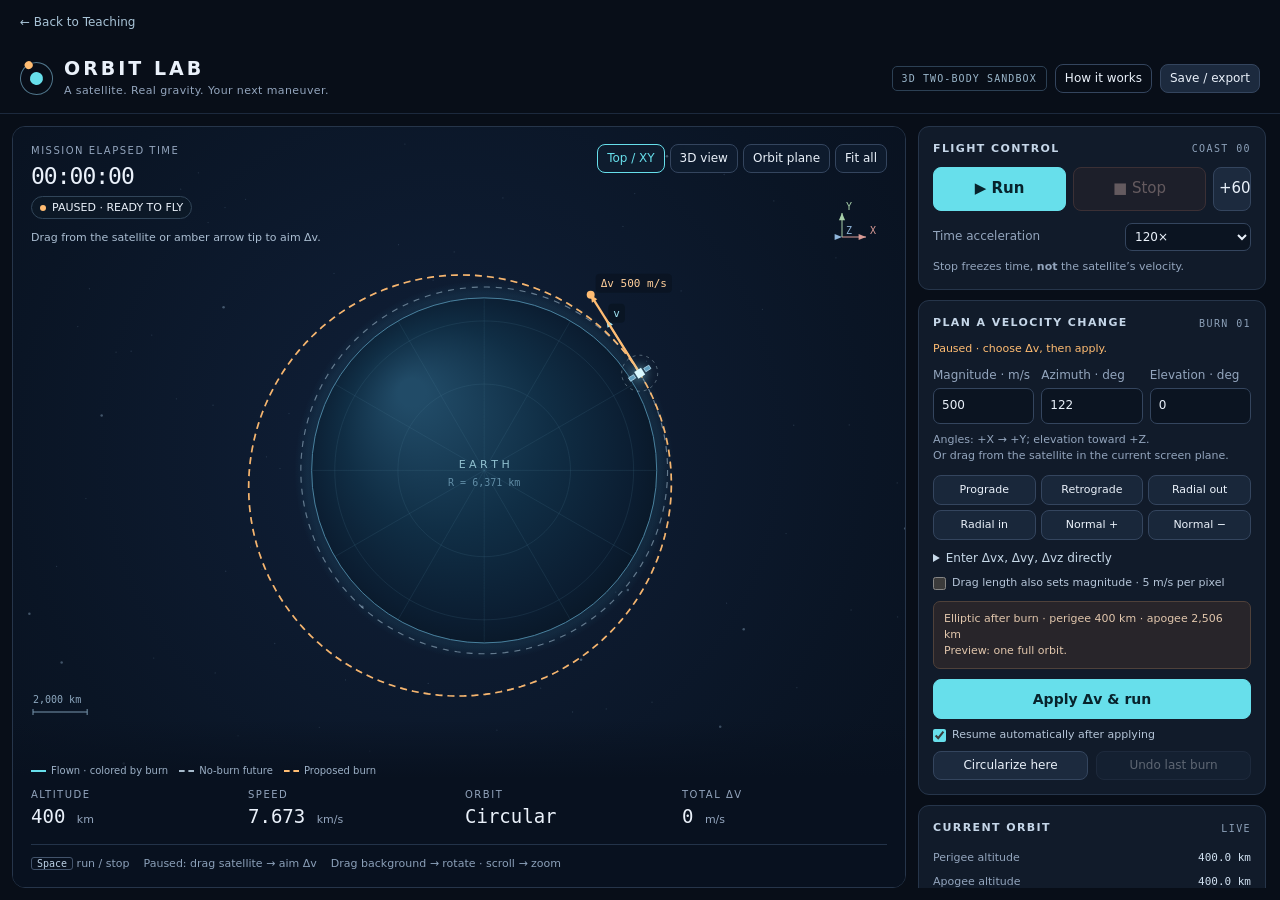
<file: static/teaching/satellite-orbit-simulator/index.html>
<!doctype html>
<html lang="en">
<head>
<meta charset="utf-8"><meta name="viewport" content="width=device-width,initial-scale=1">
<title>Orbit Lab — Interactive Satellite Simulator</title>
<style>
:root{color-scheme:dark;--bg:#080e18;--panel:#111b2a;--line:#26354a;--muted:#93a5bd;--text:#eaf1fa;--cyan:#67dfeb;--amber:#ffbc72;--danger:#ff8391;--mono:ui-monospace,SFMono-Regular,Consolas,monospace;font:14px/1.45 system-ui,-apple-system,BlinkMacSystemFont,"Segoe UI",sans-serif}
*{box-sizing:border-box}body{margin:0;background:var(--bg);color:var(--text)}button,input,select{font:inherit}button,select{cursor:pointer}button{border:1px solid #34455e;border-radius:8px;padding:9px 12px;background:#1c2a3e;color:var(--text);transition:background .12s,border-color .12s}button:hover:not(:disabled){background:#2b3d55;border-color:#728ca9}button:focus-visible,input:focus-visible,select:focus-visible,a:focus-visible{outline:2px solid var(--cyan);outline-offset:3px}button:disabled{opacity:.35;cursor:default}button.primary{background:var(--cyan);border-color:var(--cyan);color:#07232c;font-weight:750}button.primary:hover:not(:disabled){background:#a0f3f6}button.stop{color:#ffd0c1;border-color:#89574a;background:#35272b}button.small{padding:5px 9px;font-size:12px}button.ghost{background:transparent}button.active{border-color:var(--cyan);color:var(--cyan);background:#153140}input[type=number],select{min-width:0;width:100%;border:1px solid #34455e;background:#0b1421;color:var(--text);border-radius:7px;padding:8px}input[type=checkbox]{accent-color:var(--cyan);vertical-align:middle}input[type=range]{accent-color:var(--cyan);width:100%}label{color:var(--muted);font-size:12px;display:block}label input, label select{margin-top:4px}header{height:70px;padding:0 20px;display:flex;align-items:center;justify-content:space-between;border-bottom:1px solid #1c293d;gap:10px}.brand{display:flex;align-items:center;gap:11px}.brandmark{width:33px;height:33px;border:1px solid #50768b;border-radius:50%;position:relative;transform:rotate(-32deg)}.brandmark:before{content:"";position:absolute;inset:9px;border-radius:50%;background:var(--cyan)}.brandmark:after{content:"";position:absolute;width:8px;height:8px;top:-4px;left:12px;border-radius:50%;background:var(--amber)}h1{font-size:19px;line-height:1.1;letter-spacing:3px;margin:0}.subtitle{font-size:11px;color:var(--muted);margin-top:5px;letter-spacing:.4px}.header-right{display:flex;align-items:center;gap:8px}.tag{font:10px var(--mono);letter-spacing:1.1px;color:#9ab6ca;border:1px solid #2c4054;padding:6px 9px;border-radius:5px}.layout{display:grid;grid-template-columns:minmax(0,1fr) 350px;gap:12px;padding:12px;height:calc(100dvh - 70px);min-height:650px}.stage{position:relative;border:1px solid var(--line);border-radius:13px;overflow:hidden;background:#08121f;min-width:0}.stage canvas{display:block;width:100%;height:100%;touch-action:none}.stage-top{position:absolute;inset:17px 18px auto;pointer-events:none;display:flex;justify-content:space-between;align-items:flex-start;gap:14px}.eyebrow{color:var(--muted);font-size:10px;letter-spacing:1.5px;text-transform:uppercase}.clock{font:23px var(--mono);margin:4px 0 7px;letter-spacing:-1px}.status{font-size:11px;display:inline-flex;gap:6px;align-items:center;border:1px solid #314559;border-radius:99px;padding:3px 8px;background:#0d1927cc}.status:before{content:"";width:6px;height:6px;border-radius:50%;background:var(--amber)}.status.live:before{background:var(--cyan)}.status.danger{color:var(--danger);border-color:#814556}.viewbar{pointer-events:auto;display:flex;gap:5px;flex-wrap:wrap;justify-content:flex-end;max-width:335px}.viewbar button{background:#101e30dc;backdrop-filter:blur(8px)}.canvas-note{position:absolute;top:103px;left:18px;color:#aabdd1;font-size:11px;max-width:310px;pointer-events:none}.stage-bottom{position:absolute;inset:auto 0 0;background:linear-gradient(0deg,#08111f 65%,#08111f00);padding:44px 18px 15px;pointer-events:none}.live-stats{display:grid;grid-template-columns:repeat(4,minmax(0,1fr));gap:12px}.stat-value{font:19px var(--mono);margin:3px 0}.stat-value small{font:11px system-ui;color:var(--muted)}.stage-help{margin-top:14px;color:#8ba0b9;font-size:11px;border-top:1px solid #233349;padding-top:11px;display:flex;gap:14px;flex-wrap:wrap}.key{border:1px solid #42536b;padding:0 5px;border-radius:3px;font:10px var(--mono);color:#bdd2e7}.sidebar{overflow-y:auto;scrollbar-width:thin;scrollbar-color:#3a526b transparent;padding-right:2px;display:flex;flex-direction:column;gap:10px}.card{background:var(--panel);border:1px solid var(--line);border-radius:11px;padding:14px}.card-title{display:flex;align-items:center;justify-content:space-between;margin-bottom:10px;font-size:11px;letter-spacing:1.4px;font-weight:650;color:#c5d6e8}.two{display:grid;grid-template-columns:1fr 1fr;gap:8px}.three{display:grid;grid-template-columns:1fr 1fr 1fr;gap:7px}.runrow{display:grid;grid-template-columns:1fr 1fr 38px;gap:7px}.runrow button{font-size:15px;padding:10px 5px}.speedrow{display:flex;align-items:center;gap:10px;margin:12px 0 1px}.speedrow label{flex:1;white-space:nowrap}.speedrow select{width:126px;font-size:12px;padding:5px}.hint{color:var(--muted);font-size:11px;line-height:1.5;margin:8px 0 0}.burn-lock{color:var(--amber);margin-bottom:10px;font-size:11px}.dv-title{display:flex;align-items:baseline;gap:5px;margin-bottom:9px}.dv-title strong{font:24px var(--mono);color:var(--amber)}.dv-title span{color:var(--muted);font-size:12px}.presets{display:grid;grid-template-columns:repeat(3,1fr);gap:5px;margin:10px 0}.presets button{font-size:11px;padding:6px 3px;background:#19273a}.section-divider{height:1px;background:var(--line);margin:11px 0}.checkrow{display:flex;align-items:center;gap:6px;margin:8px 0;color:#b4c4d7;font-size:11px}.checkrow input{margin:0}.checkrow label{font-size:11px}.wide{width:100%}.preview-box{border:1px solid #4f413a;background:#28252a;border-radius:7px;padding:9px 10px;color:#e1c6ac;font-size:11px;margin:10px 0}.preview-box.bad{border-color:#754353;background:#32212b;color:#ffbbc4}.preview-box b{font-weight:650;color:#ffce97}.burn-card fieldset{border:0;padding:0;margin:0;min-width:0}.burn-card fieldset:disabled{opacity:.48}.kv{display:flex;justify-content:space-between;gap:10px;font-size:11px;padding:4px 0;color:var(--muted)}.kv span:last-child{font-family:var(--mono);color:#cfdfef;text-align:right}.segment-list{max-height:180px;overflow-y:auto;scrollbar-width:thin}.segment{display:flex;gap:9px;padding:8px 0;border-top:1px solid #243348}.swatch{flex:none;width:20px;height:3px;border-radius:3px;margin-top:8px}.seginfo{flex:1;font-size:12px}.seginfo small{display:block;color:var(--muted);font:10px/1.7 var(--mono)}.segnum{font:10px var(--mono);color:#8ca0b8}.legend{display:flex;gap:11px;font-size:10px;color:#9bafc5;flex-wrap:wrap;margin-bottom:9px}.legend span:before{content:"";display:inline-block;width:15px;height:0;vertical-align:middle;border-top:2px solid #67dfeb;margin-right:5px}.legend .future:before{border-top:2px dashed #a6bacb}.legend .trial:before{border-top:2px dashed #ffbc72}details{font-size:12px}summary{cursor:pointer;color:#c7d9e9}details .inside{padding-top:12px}.warn{color:var(--amber)}.error{color:var(--danger)}.footer-note{text-align:center;color:#627d98;font-size:10px;padding:0 5px 9px}.toast{position:absolute;bottom:156px;left:50%;transform:translateX(-50%);max-width:80%;background:#14273cee;border:1px solid #60809b;border-radius:9px;padding:10px 16px;color:#e0efff;font-size:12px;z-index:4;box-shadow:0 7px 35px #0005;opacity:0;transition:opacity .2s;pointer-events:none}.toast.show{opacity:1}dialog{border:1px solid #415773;border-radius:14px;background:#111c2c;color:var(--text);padding:24px;max-width:720px;width:calc(100% - 30px);max-height:85dvh;line-height:1.65}dialog::backdrop{background:#000a;backdrop-filter:blur(3px)}dialog h2{margin:0 0 10px;font-size:23px}dialog h3{margin-bottom:3px;color:#bcdbe9;font-size:15px}dialog p{margin-top:5px;color:#b5c7db;font-size:13px}dialog code{color:#d5ecf5}dialog a{color:var(--cyan)}.dialog-head{display:flex;justify-content:space-between;gap:10px}.export-actions{display:grid;gap:9px;margin:20px 0}.source-note{font-size:11px!important}#hiddenUpload{display:none}.warning-banner{position:absolute;top:138px;left:18px;right:18px;color:#ffbfca;background:#301b2bbd;border:1px solid #653744;border-radius:7px;padding:8px 10px;font-size:11px;display:none;max-width:470px}
@media(min-width:1600px){.layout{grid-template-columns:minmax(0,1fr) 382px}.card{padding:17px}.sidebar{gap:12px}}
@media(max-width:1040px){.layout{grid-template-columns:minmax(0,1fr) 322px}.viewbar{max-width:200px}.clock{font-size:20px}.stat-value{font-size:16px}.stage-top{inset:14px 13px auto}.stage-bottom{padding-left:13px;padding-right:13px}.canvas-note{left:13px;top:115px;max-width:200px}.tag{display:none}}
@media(max-width:760px){header{padding:0 12px;height:66px}.subtitle{font-size:10px}h1{font-size:16px}.header-right button{font-size:11px;padding:7px}.layout{display:flex;flex-direction:column;height:auto;min-height:0;padding:8px}.stage{height:65dvh;min-height:480px}.sidebar{overflow:visible;padding:0;display:grid;grid-template-columns:1fr 1fr;align-items:start}.burn-card{grid-row:span 3}.stage-help{gap:8px}.stage-top{inset:13px}.clock{font-size:17px}.live-stats{gap:5px}.stat-value{font-size:14px}.eyebrow{font-size:9px}.canvas-note{font-size:10px}.footer-note{grid-column:1/-1}.toast{bottom:150px;font-size:11px}.warning-banner{top:150px}}
@media(max-width:500px){.sidebar{display:flex}.stage{min-height:500px}.brandmark{display:none}.viewbar{max-width:175px}.viewbar button{font-size:10px;padding:5px 7px}.header-right{gap:4px}.stage-help{font-size:10px}.clock{font-size:16px}.stat-value{font-size:13px}}
</style>
<style>
/* Navigation back to the teaching collection; simulator behavior is unchanged. */
.teaching-return{display:inline-flex;align-items:center;min-height:44px;padding:0 20px;color:#a8c3d6;text-decoration:none;font:12px system-ui,sans-serif}
.teaching-return:hover{color:#67dfeb;text-decoration:underline}
.layout{height:calc(100dvh - 114px)}
@media(max-width:760px){.teaching-return{padding:0 12px}.layout{height:auto}}
</style>
</head>
<body>
<nav aria-label="Teaching"><a class="teaching-return" href="/teaching/">← Back to Teaching</a></nav>
<header><div class="brand"><div class="brandmark" aria-hidden="true"></div><div><h1>ORBIT LAB</h1><div class="subtitle">A satellite. Real gravity. Your next maneuver.</div></div></div><div class="header-right"><span class="tag">3D TWO-BODY SANDBOX</span><button id="helpBtn" class="ghost small">How it works</button><button id="exportBtn" class="small">Save / export</button></div></header>
<main class="layout">
<section class="stage" id="stage" aria-label="Interactive three-dimensional orbit viewport">
<canvas id="space" aria-label="Satellite orbit. Stop time, then drag from the satellite to aim a velocity change."></canvas>
<div class="stage-top"><div><div class="eyebrow">Mission elapsed time</div><div class="clock" id="clock">00:00:00</div><div id="status" class="status">PAUSED · READY TO FLY</div></div><div class="viewbar"><button id="topView" class="small active" title="Look down the inertial +Z axis">Top / XY</button><button id="view3D" class="small" title="Oblique three-dimensional view">3D view</button><button id="orbitView" class="small" title="Look normal to the current orbital plane">Orbit plane</button><button id="fitBtn" class="small" title="Fit Earth, all flown segments, and enabled predictions">Fit all</button></div></div>
<div class="canvas-note" id="canvasNote">Press Run, or drag from the satellite to plan a burn.</div>
<div class="warning-banner" id="warningBanner"></div>
<div class="toast" id="toast" role="status" aria-live="polite"></div>
<div class="stage-bottom"><div class="legend"><span>Flown · colored by burn</span><span class="future">No-burn future</span><span class="trial">Proposed burn</span></div><div class="live-stats"><div><div class="eyebrow">Altitude</div><div class="stat-value" id="altStat">400 <small>km</small></div></div><div><div class="eyebrow">Speed</div><div class="stat-value" id="speedStat">7.673 <small>km/s</small></div></div><div><div class="eyebrow">Orbit</div><div class="stat-value" id="orbitStat">Circular</div></div><div><div class="eyebrow">Total Δv</div><div class="stat-value" id="dvStat">0 <small>m/s</small></div></div></div><div class="stage-help"><span><span class="key">Space</span> run / stop</span><span>Paused: drag satellite → aim Δv</span><span>Drag background → rotate · scroll → zoom</span></div></div>
</section>
<aside class="sidebar">
<section class="card"><div class="card-title"><span>FLIGHT CONTROL</span><span class="segnum" id="coastCount">COAST 00</span></div><div class="runrow"><button id="runBtn" class="primary">▶ Run</button><button id="stopBtn" class="stop" disabled>■ Stop</button><button id="stepBtn" title="Advance 60 simulation seconds, then remain paused">+60</button></div><div class="speedrow"><label for="speed">Time acceleration</label><select id="speed"><option value="1">1× · real time</option><option value="10">10×</option><option value="60">60×</option><option value="120" selected>120×</option><option value="300">300×</option><option value="1000">1,000×</option><option value="5000">5,000×</option><option value="10000">10,000×</option></select></div><div class="hint">Stop freezes time, <b>not</b> the satellite’s velocity.</div></section>
<section class="card burn-card"><div class="card-title"><span>PLAN A VELOCITY CHANGE</span><span class="segnum" id="nextBurn">BURN 01</span></div><div class="burn-lock" id="burnLock">Paused · choose Δv, then apply.</div><fieldset id="burnFields"><div class="three"><label for="magnitude">Magnitude · m/s<input id="magnitude" type="number" min="0" max="200000" step="10" value="500"></label><label for="azimuth">Azimuth · deg<input id="azimuth" type="number" step="1" value="122"></label><label for="elevation">Elevation · deg<input id="elevation" type="number" min="-90" max="90" step="1" value="0"></label></div><div class="hint">Angles: +X → +Y; elevation toward +Z.<br>Or drag from the satellite in the current screen plane.</div><div class="presets"><button data-preset="prograde" title="Along the current velocity">Prograde</button><button data-preset="retrograde" title="Opposite the current velocity">Retrograde</button><button data-preset="radialOut">Radial out</button><button data-preset="radialIn">Radial in</button><button data-preset="normalPlus">Normal +</button><button data-preset="normalMinus">Normal −</button></div><details id="componentDetails"><summary>Enter Δvx, Δvy, Δvz directly</summary><div class="inside three"><label for="dvx">Δvx · m/s<input id="dvx" type="number" step="10"></label><label for="dvy">Δvy · m/s<input id="dvy" type="number" step="10"></label><label for="dvz">Δvz · m/s<input id="dvz" type="number" step="10"></label></div></details><label class="checkrow"><input type="checkbox" id="dragMagnitude"> Drag length also sets magnitude · 5 m/s per pixel</label><div class="preview-box" id="previewBox">Plan a burn to preview its orbit.</div><button id="applyBtn" class="primary wide">Apply Δv & run</button><label class="checkrow"><input type="checkbox" id="resumeAfter" checked> Resume automatically after applying</label><div class="two"><button id="circularizeBtn" class="small" title="Stage the Δv needed for a circular orbit at the current radius">Circularize here</button><button id="undoBtn" class="small" disabled title="Rewind to immediately before the most recent burn">Undo last burn</button></div></fieldset></section>
<section class="card"><div class="card-title"><span>CURRENT ORBIT</span><span class="segnum">LIVE</span></div><div class="kv"><span>Perigee altitude</span><span id="perigee">—</span></div><div class="kv"><span>Apogee altitude</span><span id="apogee">—</span></div><div class="kv"><span>Period</span><span id="period">—</span></div><div class="kv"><span>Eccentricity / inclination</span><span id="eccInc">—</span></div><div class="kv"><span>Local escape speed</span><span id="escapeSpeed">—</span></div><div class="kv"><span>Coast energy drift</span><span id="energyDrift">—</span></div></section>
<section class="card"><div class="card-title"><span>TRAJECTORY HISTORY</span><span class="segnum" id="sampleCount">1 SAMPLE</span></div><div class="segment-list" id="segmentList"></div><div class="hint">Solid tracks are actually flown. Every burn starts a new color. All recorded samples are retained for export.</div></section>
<section class="card"><details id="viewSettings" open><summary>View & prediction</summary><div class="inside"><label class="checkrow"><input type="checkbox" id="autoFit" checked> Auto-fit all flown trajectories</label><label class="checkrow"><input type="checkbox" id="showPrediction" checked> Show the no-burn future</label><label class="checkrow"><input type="checkbox" id="fitPrediction" checked> Include visible predictions in auto-fit</label><label class="checkrow"><input type="checkbox" id="showVelocity" checked> Show velocity arrow</label><label for="horizon">Maximum prediction horizon<select id="horizon"><option value="21600">6 hours</option><option value="86400" selected>24 hours</option><option value="604800">7 days</option></select></label><div class="hint">Bound orbits: up to one revolution. Escape / very long orbits: finite forward preview. Predictions end at impact.</div></div></details></section>
<section class="card"><details id="initialSettings"><summary>New circular orbit / reset</summary><div class="inside"><div class="two"><label for="initialAltitude">Altitude · km<input type="number" id="initialAltitude" min="1" max="10000000" step="100" value="400"></label><label for="initialInclination">Inclination · deg<input type="number" id="initialInclination" min="0" max="180" step="5" value="0"></label></div><button id="resetBtn" class="wide small" style="margin-top:10px">Reset to this circular orbit</button><div class="hint">Reset clears the current history. Save your mission first to keep it.</div></div></details></section>
<div class="footer-note">Earth radius 6,371 km · satellite marker enlarged<br>Offline · no libraries · no data sent anywhere</div>
</aside>
</main>
<dialog id="helpDialog"><div class="dialog-head"><h2>Your orbital playground</h2><button class="closeDialog small">Close</button></div><h3>Run → Stop → aim → burn</h3><p>The satellite starts in a circular orbit 400 km above Earth. Press <b>Run</b> to advance time and <b>Stop</b> to freeze the exact state. Stop does not set velocity to zero. While paused, drag from the satellite (or the amber arrow tip) to aim an <b>additional</b> velocity. Enter its magnitude in m/s, or enable drag-length control. The amber dashed line is the proposed future; the muted dashed line is the future without a burn. Press <b>Apply Δv & run</b> to commit. Repeat as often as you like.</p><h3>Three-dimensional control</h3><p>The dynamics are fully 3D. The initial top view is a convenient 2D projection. Azimuth is measured from inertial +X toward +Y; elevation is measured out of the XY plane toward +Z. The XYZ boxes are equivalent direct component inputs. A mouse drag specifies a vector in the current <em>screen plane</em> and replaces any component pointing into the screen. Use XYZ or elevation for a general 3D burn. Prograde follows the actual velocity; radial and normal presets use the current position and orbital angular momentum. In a purely radial trajectory, the normal is undefined and a deterministic perpendicular fallback is used.</p><p>Drag the background to rotate the camera, use the scroll wheel to zoom, or choose Top / XY, 3D view, or Orbit plane. Manual zoom turns auto-fit off; <b>Fit all</b> turns it back on. Auto-fit includes Earth and every flown segment; including visible predictions is optional. Very distant trajectories make Earth correspondingly small—physical sizes are not distorted. The satellite symbol, velocity arrows, burn markers, and globe glow are visual annotations, not to scale.</p><h3>The physical model</h3><p><code>dr/dt = v</code><br><code>dv/dt = −μ r / |r|³</code><br>At a burn: <code>r⁺ = r⁻</code>, <code>v⁺ = v⁻ + Δv</code>.<br>Earth is a fixed sphere of radius <b>6,371 km</b>, with <b>μ = 398,600.435507 km³/s²</b>. Initial circular speed is <code>√(μ/r)</code>. The two-body motion between burns is evaluated with a universal-variable Kepler solution and a safeguarded root solver. Small geometric sampling intervals resolve the path; collision checks locate the surface event rather than letting a time step jump through Earth.</p><p>No atmosphere, drag, J₂ / oblateness, Moon, Sun, finite-duration thrust, fuel budget, or spacecraft attitude dynamics are included. This is a Newtonian Earth-only teaching sandbox, not an operational orbit predictor. In particular, low-altitude motion and very distant escape trajectories are idealizations. An impact stops the simulation at the spherical surface. Altitude below 100 km triggers a warning, not a drag model.</p><h3>History, saving, and numerical checks</h3><p>Every coast has its own color. Solid lines show only recorded motion; dashed lines are forecasts. Each sample stores simulation time, 3D position, and 3D velocity. Both pre-burn and post-burn states are retained at the same burn time. Drawing may use fewer points for performance, but exports keep all samples. To prevent unbounded browser memory use, the simulator pauses at 2,000,000 samples; export or reset before continuing a new mission. JSON preserves a reloadable mission and burn log. CSV contains sampled states. Closing or resetting without saving discards the session.</p><p><b>Undo last burn</b> rewinds to immediately before that burn and removes the flight after it. Energy drift is measured within the current coast, normalized by a characteristic orbital energy; a burn legitimately changes orbital energy. At high time acceleration a slow computer may advance more slowly than requested rather than skip physical checks. Switching to another browser tab automatically pauses the simulation.</p><h3>Try it</h3><p>Start at 400 km. Stage a <b>500 m/s prograde</b> burn to create an ellipse, or a <b>200 m/s retrograde</b> burn to see a surface-intersecting orbit. A <b>3,500 m/s prograde</b> burn creates an Earth-escape trajectory in this model. A <b>500 m/s normal</b> burn tilts the orbit: use 3D view to see it. <b>Circularize here</b> stages the velocity change for a circular orbit at the current radius; it does not apply it until you press Apply.</p><p class="source-note">Physical constants: <a href="https://nssdc.gsfc.nasa.gov/planetary/factsheet/earthfact.html" target="_blank" rel="noopener">NASA Earth Fact Sheet</a>; <a href="https://ssd.jpl.nasa.gov/astro_par.html" target="_blank" rel="noopener">JPL Astrodynamic Parameters (DE440)</a>. Background: <a href="https://science.nasa.gov/learn/basics-of-space-flight/chapter3-1/" target="_blank" rel="noopener">NASA, Gravity & Mechanics</a>. No internet connection is needed to operate the simulator.</p></dialog>
<dialog id="exportDialog"><div class="dialog-head"><h2>Keep your mission</h2><button class="closeDialog small">Close</button></div><p>Save before closing or resetting. JSON can be reopened here; CSV includes every recorded state, segment ID, and segment color. Units are explicit in the column headers.</p><div class="export-actions"><button id="saveJSON" class="primary">Save reloadable mission · JSON</button><button id="loadJSON">Open a saved mission · JSON</button><button id="saveCSV">Export full trajectory · CSV</button><button id="savePNG">Save viewport image · PNG</button></div><p id="exportInfo" class="hint"></p></dialog>
<input id="hiddenUpload" type="file" accept=".json,application/json">
<script>
/* Orbit Lab: dependency-free three-dimensional two-body dynamics.
   Distances: km; time: s; velocities: km/s. Display burns in m/s.
   Sources: NASA Earth Fact Sheet; JPL DE440 Astrodynamic Parameters.
   The universal-variable solution uses safeguarded Newton iteration.
*/
'use strict';
const OrbitPhysics = (() => {
  const MU = 398600.435507, R = 6371, TAU = 2 * Math.PI, SQMU = Math.sqrt(MU);
  const dot = (a,b) => a[0]*b[0]+a[1]*b[1]+a[2]*b[2];
  const add = (a,b) => a.map((x,i)=>x+b[i]);
  const sub = (a,b) => a.map((x,i)=>x-b[i]);
  const mul = (a,k) => a.map(x=>x*k);
  const norm = a => Math.hypot(...a);
  const cross = (a,b) => [a[1]*b[2]-a[2]*b[1],a[2]*b[0]-a[0]*b[2],a[0]*b[1]-a[1]*b[0]];
  const unit = (a,fallback=[1,0,0]) => norm(a)>1e-14 ? mul(a,1/norm(a)) : fallback.slice();
  const clamp = (x,a,b) => Math.max(a,Math.min(b,x));
  function elements(r,v) {
    const radius=norm(r), speed=norm(v), h=cross(r,v), hm=norm(h);
    const energy=0.5*speed*speed-MU/radius;
    const ev=mul(sub(mul(r,speed*speed-MU/radius),mul(v,dot(r,v))),1/MU);
    const e=norm(ev), a=energy<0 ? -MU/(2*energy) : (energy>0 ? -MU/(2*energy) : Infinity);
    const p=hm*hm/MU, rp=p/(1+e);
    const period=energy<0 ? TAU*Math.sqrt(a*a*a/MU) : Infinity;
    return {radius,speed,h,hm,energy,e,ev,a,p,rp,ra:energy<0?a*(1+e):Infinity,period,
      inclination:hm>1e-12?Math.acos(clamp(h[2]/hm,-1,1))*180/Math.PI:NaN,
      radialSpeed:dot(r,v)/radius,escapeSpeed:Math.sqrt(2*MU/radius)};
  }
  function basis(r,v) {
    const radial=unit(r), hv=cross(r,v);
    const normal=unit(hv,unit(cross(radial, Math.abs(radial[2])<0.9?[0,0,1]:[0,1,0])));
    return {radial,normal,tangent:unit(cross(normal,radial)),prograde:unit(v,unit(cross(normal,radial)))};
  }
  function circular(altitude=400,inclination=0,phase=32) {
    if(!Number.isFinite(altitude)||altitude<=0) throw new Error('Altitude must be above the surface.');
    const rr=R+altitude, vv=Math.sqrt(MU/rr), i=inclination*Math.PI/180, f=phase*Math.PI/180;
    return {r:[rr*Math.cos(f),rr*Math.sin(f)*Math.cos(i),rr*Math.sin(f)*Math.sin(i)],
      v:[-vv*Math.sin(f),vv*Math.cos(f)*Math.cos(i),vv*Math.cos(f)*Math.sin(i)]};
  }
  function stumpff(z) {
    if(Math.abs(z)<0.1) {
      let c=0.5,s=1/6,tc=c,ts=s;
      for(let k=1;k<16;k++) {
        tc *= -z/((2*k+1)*(2*k+2)); ts *= -z/((2*k+2)*(2*k+3));
        c+=tc; s+=ts;
        if(Math.abs(tc)+Math.abs(ts)<1e-18) break;
      }
      return [c,s];
    }
    if(z>0) { const q=Math.sqrt(z); return [2*Math.sin(q/2)**2/z,(q-Math.sin(q))/(q*q*q)]; }
    const q=Math.sqrt(-z);
    if(q>700) return [Infinity,Infinity];
    return [2*Math.sinh(q/2)**2/(-z),(Math.sinh(q)-q)/(q*q*q)];
  }
  function propagate(r0,v0,dt) {
    if(!Number.isFinite(dt)) throw new Error('Non-finite propagation interval.');
    if(dt<0) { const s=propagate(r0,mul(v0,-1),-dt); return {r:s.r,v:mul(s.v,-1)}; }
    if(dt===0) return {r:r0.slice(),v:v0.slice()};
    const rr=norm(r0), rv=dot(r0,v0), alpha=2/rr-dot(v0,v0)/MU;
    if(!(rr>0)) throw new Error('Cannot propagate at the central singularity.');
    // Removing complete elliptic revolutions improves numerical conditioning.
    if(alpha>0) {
      const period=TAU/(SQMU*Math.pow(alpha,1.5));
      if(dt>period) dt%=period;
      if(dt<1e-12) return {r:r0.slice(),v:v0.slice()};
    }
    const A=rv/SQMU, B=1-alpha*rr, target=SQMU*dt;
    function evaluate(x) {
      const z=alpha*x*x,[c,s]=stumpff(z);
      const F=A*x*x*c+B*x*x*x*s+rr*x-target;
      const dF=A*x*(1-z*s)+B*x*x*c+rr;
      return [F,dF,c,s];
    }
    let lo=0,hi=Math.max(1,SQMU*dt/rr);
    if(alpha<0) hi=Math.max(1,Math.log1p(dt*SQMU*Math.pow(-alpha,1.5))/Math.sqrt(-alpha));
    let eh=evaluate(hi), bracket=0;
    while((!Number.isFinite(eh[0])?false:eh[0]<0)&&bracket++<100) {hi*=2;eh=evaluate(hi);}
    if(bracket>=100) throw new Error('Universal-anomaly root could not be bracketed.');
    let x=(lo+hi)/2, converged=false;
    for(let k=0;k<100;k++) {
      const [F,dF]=evaluate(x);
      if(Number.isFinite(F)&&Math.abs(F)<=2e-13*Math.max(target,1)) {converged=true;break;}
      if(!Number.isFinite(F)||F>0) hi=x; else lo=x;
      let next=x-F/dF;
      if(!Number.isFinite(next)||next<=lo||next>=hi) next=0.5*(lo+hi);
      if(Math.abs(next-x)<1e-13*Math.max(1,Math.abs(x))) {x=next;converged=true;break;}
      x=next;
    }
    if(!converged) throw new Error('Universal-variable solver did not converge.');
    const [, ,c,s]=evaluate(x), f=1-x*x*c/rr, g=dt-x*x*x*s/SQMU;
    const r=add(mul(r0,f),mul(v0,g)), rmag=norm(r);
    const fd=SQMU/(rmag*rr)*(alpha*x*x*x*s-x), gd=1-x*x*c/rmag;
    const v=add(mul(r0,fd),mul(v0,gd));
    if(![...r,...v].every(Number.isFinite)) throw new Error('Non-finite propagated state.');
    return {r,v};
  }
  function safeStep(r,v) {
    const rr=norm(r), vv=norm(v);
    // Resolves orbital curvature and makes a central-singularity crossing impossible
    // in an accepted collision-check interval while the satellite is above Earth.
    return Math.min(600,0.035*rr/Math.max(vv,Math.sqrt(MU/rr)));
  }
  function stepWithImpact(r,v,dt) {
    if(norm(r)<=R+1e-9 && dot(r,v)<0) return {r:r.slice(),v:v.slice(),dt:0,impact:true};
    const s=propagate(r,v,dt);
    let hi=null;
    if(norm(s.r)<=R) hi=dt;
    else if(dot(r,v)<0 && dot(s.r,s.v)>0) {
      // Catch a shallow surface crossing even when both step endpoints are outside.
      let a=0,b=dt,mid;
      for(let k=0;k<42;k++) {const t=(a+b)/2;mid=propagate(r,v,t);if(dot(mid.r,mid.v)>0)b=t;else a=t;}
      const t=(a+b)/2, m=propagate(r,v,t);
      if(norm(m.r)<=R) hi=t;
    }
    if(hi===null) return {...s,dt,impact:false};
    let lo=0;
    for(let k=0;k<48;k++) {const m=(lo+hi)/2;if(norm(propagate(r,v,m).r)>R)lo=m;else hi=m;}
    const hit=propagate(r,v,hi);
    hit.r=mul(hit.r,R/norm(hit.r));
    return {...hit,dt:hi,impact:true};
  }
  function trajectory(r0,v0,horizon=21600,maxPoints=3500) {
    const el=elements(r0,v0);
    const duration=Math.min(Number.isFinite(el.period)?el.period:horizon,horizon);
    let r=r0.slice(),v=v0.slice(),t=0;
    const points=[r.slice()]; let impact=false;
    // Long steps far from periapsis, tightly resolved steps close to Earth.
    while(t<duration-1e-8&&points.length<maxPoints) {
      const dt=Math.min(safeStep(r,v)*2,duration/240,duration-t);
      const st=stepWithImpact(r,v,dt);r=st.r;v=st.v;t+=st.dt;points.push(r.slice());
      if(st.impact) {impact=true;break;}
    }
    return {points,impact,duration:t,complete:Math.abs(t-duration)<1e-5,
      fullOrbit:!impact&&Number.isFinite(el.period)&&t>=el.period-1e-5,el};
  }
  return {MU,R,TAU,dot,add,sub,mul,norm,cross,unit,clamp,elements,basis,circular,stumpff,propagate,safeStep,stepWithImpact,trajectory};
})();
if(typeof module!=='undefined'&&module.exports) module.exports=OrbitPhysics;

</script>
<script>
'use strict';
(() => {
const P=OrbitPhysics;
const $=id=>document.getElementById(id), canvas=$('space'), ctx=canvas.getContext('2d');
const TAU=2*Math.PI, DEG=Math.PI/180, MAX_SAMPLES=2000000;
const palette=['#67dfeb','#ffb36b','#b79bff','#83dfae','#ff829e','#86b8ff','#e4da7c','#d292df'];
const color=i=>i<palette.length?palette[i]:`hsl(${(190+i*137.508)%360} 75% 72%)`;
const number=(n,d=0)=>Number.isFinite(n)?n.toLocaleString('en-US',{maximumFractionDigits:d,minimumFractionDigits:d}):'—';
const vec=n=>n.map(v=>+v.toFixed(6));
const pad=n=>String(n).padStart(2,'0');
const clock=t=>{t=Math.floor(Math.max(0,t));const d=Math.floor(t/86400);return (d?d+'d ':'')+pad(Math.floor(t/3600)%24)+':'+pad(Math.floor(t/60)%60)+':'+pad(t%60);};
const duration=t=>!Number.isFinite(t)?'No closed orbit':t>=86400?number(t/86400,2)+' d':number(t/60,2)+' min';
const orbitName=el=>el.e<1e-5?'Circular':Math.abs(el.energy)<1e-8?'Parabolic':el.energy<0?'Elliptic':'Hyperbolic';
let W=800,H=700,DPR=1, sim, dv=[0,0,0], presetName='Prograde', trial=null, forecast=null;
let predictionsDirty=true,lastPredictionWall=0,lastStats=0,lastHistory=0,lastFrame=0,toastTimer;
let inputValid=true, drag=null, cachedSat=[0,0,0],cachedTip=[0,0],errorShown=false;
let cam={az:-Math.PI/2,el:Math.PI/2,right:[1,0,0],up:[0,1,0],normal:[0,0,1],cx:0,cy:0,scale:0.03,mode:'top'};
let bounds=[[-P.R,-P.R,-P.R],[P.R,P.R,P.R]];
let stars=[];
for(let i=0;i<105;i++){const x=Math.sin(i*91.721+1)*43758.5453,y=Math.sin(i*57.337+2)*19364.273;stars.push([x-Math.floor(x),y-Math.floor(y),i%7===0?1.25:.65]);}
function toast(text){$('toast').textContent=text;$('toast').classList.add('show');clearTimeout(toastTimer);toastTimer=setTimeout(()=>$('toast').classList.remove('show'),3800);}
function extendBounds(r){for(let k=0;k<3;k++){bounds[0][k]=Math.min(bounds[0][k],r[k]);bounds[1][k]=Math.max(bounds[1][k],r[k]);}}
function rebuildBounds(){bounds=[[-P.R,-P.R,-P.R],[P.R,P.R,P.R]];for(const seg of sim.segments)for(const s of seg.samples)extendBounds(s.slice(1,4));extendBounds(sim.r);}
function sample(force=false){
 const seg=sim.segments[sim.segments.length-1],last=seg.samples.at(-1);
 if(last&&Math.abs(last[0]-sim.t)<1e-9)return;
 const every=Math.min(10,0.01*P.norm(sim.r)/Math.max(P.norm(sim.v),Math.sqrt(P.MU/P.norm(sim.r))));
 if(!force&&last&&sim.t-last[0]<every-1e-9)return;
 if(sim.samples>=MAX_SAMPLES){sim.running=false;sim.capacity=true;toast('Recording limit reached. Export this mission, then reset.');return;}
 seg.samples.push([sim.t,...sim.r,...sim.v]);sim.samples++;extendBounds(sim.r);
 if(sim.samples>=MAX_SAMPLES){sim.running=false;sim.capacity=true;updateControls();toast('Recording limit reached. Export this mission, then reset.');}
}
function makeSegment(id,burn=null){return{id,color:color(id),startTime:sim.t,startR:sim.r.slice(),startV:sim.v.slice(),energyRef:P.elements(sim.r,sim.v).energy,burn,samples:[]};}
function reset(alt=400,inc=0,announce=false){
 const s=P.circular(alt,inc);
 sim={t:0,r:s.r,v:s.v,running:false,impact:false,capacity:false,samples:0,totalDV:0,initial:{altitude:alt,inclination:inc,phase:32},segments:[]};
 sim.segments.push(makeSegment(0));bounds=[[-P.R,-P.R,-P.R],[P.R,P.R,P.R]];sample(true);
 setDV(P.mul(P.unit(sim.v),500),'Prograde');$('initialAltitude').value=alt;$('initialInclination').value=inc;
 $('autoFit').checked=true;setView('top');predictionsDirty=true;updatePredictions(true);fitCamera(true);updateStats(true);updateHistory();updateControls();errorShown=false;
 if(announce)toast('New circular orbit. History reset.');
}
function updateControls(){
 $('runBtn').disabled=sim.running||sim.impact||sim.capacity;
 $('stopBtn').disabled=!sim.running;$('stepBtn').disabled=sim.running||sim.impact||sim.capacity;
 $('burnFields').disabled=sim.running||sim.impact||sim.capacity;
 $('applyBtn').disabled=!inputValid||P.norm(dv)<1e-8||sim.running||sim.impact||sim.capacity;
 // Undo must remain available after a crash. Its button is moved outside the disabled fieldset state via fieldset handling.
 $('undoBtn').disabled=sim.segments.length<2||sim.running;
 if(sim.impact||sim.capacity){$('burnFields').disabled=false;for(const el of $('burnFields').querySelectorAll('input,button'))el.disabled=el.id!=='undoBtn';$('undoBtn').disabled=sim.segments.length<2;}
 else for(const el of $('burnFields').querySelectorAll('input,button')){if(!['applyBtn','undoBtn'].includes(el.id))el.disabled=false;}
 $('burnLock').textContent=sim.impact?'Surface impact · undo the burn or reset.':sim.capacity?'Recording limit reached · save and reset.':sim.running?'Running · press Stop to plan a maneuver.':'Paused · choose Δv, then apply.';
 $('status').textContent=sim.impact?'SURFACE IMPACT':sim.capacity?'RECORDING LIMIT':sim.running?'RUNNING · '+number(+$('speed').value)+'×':'PAUSED · '+(sim.t===0?'READY TO FLY':'PLAN YOUR NEXT BURN');
 $('status').className='status'+(sim.running?' live':'')+(sim.impact?' danger':'');
 $('applyBtn').textContent=$('resumeAfter').checked?'Apply Δv & run':'Apply Δv';
 $('nextBurn').textContent='BURN '+pad(sim.segments.length);$('coastCount').textContent='COAST '+pad(sim.segments.length-1);
 $('canvasNote').textContent=sim.impact?'Surface reached. Undo the last burn or start a new orbit.':sim.running?'Coasting under gravity. Stop anywhere to change velocity.':P.norm(dv)>0?'Drag from the satellite or amber arrow tip to aim Δv.':'Choose a magnitude and direction for the next burn.';
}
function setDV(vector,name='Custom vector',sync=true){
 dv=vector.slice();presetName=name;inputValid=dv.every(Number.isFinite)&&P.norm(dv)<=200000+1e-6;
 if(sync){const m=P.norm(dv);$('magnitude').value=+m.toFixed(6);$('azimuth').value=+(Math.atan2(dv[1],dv[0])/DEG).toFixed(5);$('elevation').value=+(Math.atan2(dv[2],Math.hypot(dv[0],dv[1]))/DEG).toFixed(5);['dvx','dvy','dvz'].forEach((id,i)=>$(id).value=+dv[i].toFixed(6));}
 predictionsDirty=true;if(sim)updateControls();
}
function readAngles(){
 const fields=['magnitude','azimuth','elevation'];
 const vals=fields.map(id=>$(id).value.trim()===''?NaN:Number($(id).value));const [m,a,e]=vals;
 inputValid=vals.every(Number.isFinite)&&m>=0&&m<=200000&&e>=-90&&e<=90;
 if(inputValid){setDV([m*Math.cos(e*DEG)*Math.cos(a*DEG),m*Math.cos(e*DEG)*Math.sin(a*DEG),m*Math.sin(e*DEG)],'Custom vector',false);['dvx','dvy','dvz'].forEach((id,i)=>$(id).value=+dv[i].toFixed(6));}
 else{predictionsDirty=true;updateControls();}
}
function readComponents(){
 const v=['dvx','dvy','dvz'].map(id=>$(id).value.trim()===''?NaN:Number($(id).value));
 inputValid=v.every(Number.isFinite)&&P.norm(v)<=200000;
 if(inputValid){dv=v;presetName='XYZ vector';const m=P.norm(v);$('magnitude').value=+m.toFixed(6);$('azimuth').value=+(Math.atan2(v[1],v[0])/DEG).toFixed(5);$('elevation').value=+(Math.atan2(v[2],Math.hypot(v[0],v[1]))/DEG).toFixed(5);}
 predictionsDirty=true;updateControls();
}
function preset(kind){
 const b=P.basis(sim.r,sim.v),m=Math.max(0,Math.min(200000,Number($('magnitude').value)||500));
 const dirs={prograde:b.prograde,retrograde:P.mul(b.prograde,-1),radialOut:b.radial,radialIn:P.mul(b.radial,-1),normalPlus:b.normal,normalMinus:P.mul(b.normal,-1)};
 const names={prograde:'Prograde',retrograde:'Retrograde',radialOut:'Radial out',radialIn:'Radial in',normalPlus:'Normal +',normalMinus:'Normal −'};
 setDV(P.mul(dirs[kind],m),names[kind]);
}
function run(){if(sim.impact||sim.capacity)return;sim.running=true;trial=null;lastFrame=performance.now();updateControls();}
function stop(announce=false){sim.running=false;sample(true);predictionsDirty=true;updateControls();updateStats(true);updateHistory();if(announce)toast('Time paused. Velocity is unchanged.');}
function applyBurn(){
 if(sim.running||sim.impact||sim.capacity||!inputValid||P.norm(dv)<1e-8)return;
 sample(true);if(sim.capacity)return;
 const before=sim.v.slice(),delta=P.mul(dv,.001),burn={time:sim.t,r:sim.r.slice(),dv:delta.slice(),magnitude:P.norm(dv),vBefore:before,label:presetName};
 sim.v=P.add(sim.v,delta);sim.totalDV+=P.norm(dv);sim.segments.push(makeSegment(sim.segments.length,burn));sample(true);
 setDV([0,0,0]);predictionsDirty=true;updatePredictions(true);updateHistory();updateStats(true);
 if($('resumeAfter').checked)run();else updateControls();
 toast('Burn '+pad(sim.segments.length-1)+' applied · '+number(burn.magnitude,1)+' m/s. New coast, new color.');
}
function undo(){
 if(sim.running||sim.segments.length<2)return;
 const seg=sim.segments.pop(),burn=seg.burn;
 sim.r=burn.r.slice();sim.v=burn.vBefore.slice();sim.t=burn.time;sim.impact=false;sim.capacity=false;
 sim.samples=sim.segments.reduce((n,s)=>n+s.samples.length,0);sim.totalDV=sim.segments.reduce((n,s)=>n+(s.burn?s.burn.magnitude:0),0);
 setDV(P.mul(burn.dv,1000),burn.label);rebuildBounds();predictionsDirty=true;updatePredictions(true);fitCamera(true);updateStats(true);updateHistory();updateControls();toast('Rewound to immediately before the last burn.');
}
function advance(seconds,budget=Infinity){
 let left=seconds,steps=0;const start=performance.now();
 while(left>1e-9&&!sim.impact&&!sim.capacity){
  const dt=Math.min(left,10,P.safeStep(sim.r,sim.v));
  const s=P.stepWithImpact(sim.r,sim.v,dt);sim.r=s.r;sim.v=s.v;sim.t+=s.dt;left-=s.dt;extendBounds(sim.r);sample(false);
  if(s.impact){sim.impact=true;sim.running=false;sample(true);predictionsDirty=true;updateControls();toast('Surface impact. Simulation stopped at Earth’s radius.');break;}
  if(++steps%20===0&&performance.now()-start>budget)break;
 }
 return seconds-left;
}
function updatePredictions(force=false){
 if(!sim)return;
 const now=performance.now();
 if(!force&&!(predictionsDirty||sim.running&&now-lastPredictionWall>900))return;
 const horizon=Number($('horizon').value);
 if(!sim.impact){forecast=P.trajectory(sim.r,sim.v,horizon);trial=!sim.running&&inputValid&&P.norm(dv)>1e-8?P.trajectory(sim.r,P.add(sim.v,P.mul(dv,.001)),horizon):null;}
 else{forecast=null;trial=null;}
 predictionsDirty=false;lastPredictionWall=now;updatePreview();
}
function updatePreview(){
 const box=$('previewBox');box.className='preview-box';
 if(!inputValid){box.classList.add('bad');box.textContent='Enter finite values. Magnitude: 0–200,000 m/s; elevation: −90° to +90°.';return;}
 if(sim.impact){box.classList.add('bad');box.textContent='The satellite has reached Earth’s surface. Undo the last burn or reset.';return;}
 if(sim.running){box.textContent='The current trajectory is live. Stop to preview another burn.';return;}
 if(!trial){box.textContent='No velocity change staged. Set a magnitude, choose a preset, or enter XYZ components.';return;}
 const e=trial.el,per=e.rp-P.R,apo=e.ra-P.R;
 let txt=orbitName(e)+' after burn · perigee '+number(per,0)+' km';
 txt+=Number.isFinite(apo)?' · apogee '+number(apo,0)+' km':' · unbound from Earth';
 if(trial.impact){box.classList.add('bad');txt+='\nSurface impact in '+duration(trial.duration)+'.';}
 else if(per<0){box.classList.add('bad');txt+='\nSurface-intersecting conic; the encounter may lie outside this forward preview.';}
 else if(per<100){box.classList.add('bad');txt+='\nBelow 100 km at perigee; atmospheric drag is not modeled.';}
 txt+='\nPreview: '+(trial.fullOrbit?'one full orbit':duration(trial.duration)+' forward'+(trial.complete?'':' (sampling limit)'))+'.';
 box.textContent=txt;box.style.whiteSpace='pre-line';
}
function updateStats(force=false){
 const now=performance.now();if(!force&&now-lastStats<140)return;lastStats=now;
 const el=P.elements(sim.r,sim.v),current=sim.segments.at(-1),refScale=Math.max(Math.abs(current.energyRef),P.MU/P.norm(current.startR));
 $('clock').textContent=clock(sim.t);$('altStat').innerHTML=number(Math.max(0,el.radius-P.R),el.radius-P.R<100?1:0)+' <small>km</small>';
 $('speedStat').innerHTML=number(el.speed,3)+' <small>km/s</small>';$('orbitStat').textContent=sim.impact?'Impact':orbitName(el);$('dvStat').innerHTML=number(sim.totalDV,0)+' <small>m/s</small>';
 $('perigee').textContent=number(el.rp-P.R,1)+' km';$('apogee').textContent=Number.isFinite(el.ra)?number(el.ra-P.R,1)+' km':'∞ · unbound';$('period').textContent=duration(el.period);
 $('eccInc').textContent=number(el.e,5)+' / '+(Number.isFinite(el.inclination)?number(el.inclination,2)+'°':'undefined');$('escapeSpeed').textContent=number(el.escapeSpeed,4)+' km/s';
 $('energyDrift').textContent=((el.energy-current.energyRef)/refScale).toExponential(1);
 $('sampleCount').textContent=number(sim.samples)+' SAMPLES';
 const banner=$('warningBanner');
 let warning='';if(sim.impact)warning='SURFACE IMPACT — stopped at 6,371 km from Earth’s center.';
 else if(el.radius-P.R<100)warning='Below 100 km: the no-atmosphere assumption is not realistic here.';
 else if(el.radius>1500000)warning='Far from Earth: Sun and Moon gravity are omitted. This is an Earth-only idealization.';
 else if(el.rp<P.R&&el.energy<0)warning='This orbit intersects Earth. A future surface encounter will stop the simulation.';
 banner.textContent=warning;banner.style.display=warning?'block':'none';
}
function updateHistory(){
 const list=$('segmentList');list.replaceChildren();
 for(let k=sim.segments.length-1;k>=0;k--){
  const seg=sim.segments[k],row=document.createElement('div');row.className='segment';
  const sw=document.createElement('span');sw.className='swatch';sw.style.background=seg.color;row.append(sw);
  const info=document.createElement('div');info.className='seginfo';
  info.append(document.createTextNode(seg.burn?'Burn '+pad(seg.id)+' · '+number(seg.burn.magnitude,1)+' m/s':'Initial circular orbit'));
  const sub=document.createElement('small');sub.textContent=clock(seg.startTime)+(seg.burn?' · '+seg.burn.label:' · '+number(sim.initial.altitude)+' km');info.append(sub);
  if(seg.burn){const v=document.createElement('small');v.textContent='Δv XYZ: '+seg.burn.dv.map(x=>number(x*1000,1)).join(', ')+' m/s';info.append(v);}
  row.append(info);list.append(row);
 }
 lastHistory=performance.now();
}
function basisFromAngles(){cam.normal=[Math.cos(cam.el)*Math.cos(cam.az),Math.cos(cam.el)*Math.sin(cam.az),Math.sin(cam.el)];cam.right=[-Math.sin(cam.az),Math.cos(cam.az),0];cam.up=P.cross(cam.normal,cam.right);}
function setView(mode){
 cam.mode=mode;
 if(mode==='top'){cam.az=-Math.PI/2;cam.el=Math.PI/2;basisFromAngles();}
 else if(mode==='3d'){cam.az=-55*DEG;cam.el=32*DEG;basisFromAngles();}
 else if(mode==='orbit'){
  cam.normal=P.basis(sim.r,sim.v).normal;let right=P.sub([1,0,0],P.mul(cam.normal,cam.normal[0]));
  if(P.norm(right)<1e-8)right=P.sub([0,1,0],P.mul(cam.normal,cam.normal[1]));
  cam.right=P.unit(right);cam.up=P.cross(cam.normal,cam.right);cam.az=Math.atan2(cam.normal[1],cam.normal[0]);cam.el=Math.asin(cam.normal[2]);
 }
 ['topView','view3D','orbitView'].forEach((id,i)=>$(id).classList.toggle('active',['top','3d','orbit'][i]===mode));
 if(sim)fitCamera(true);
}
function project(r){return[(P.dot(r,cam.right)-cam.cx)*cam.scale+W/2,(cam.cy-P.dot(r,cam.up))*cam.scale+plotCenterY(),P.dot(r,cam.normal)];}
function plotCenterY(){return 108+(H-108-153)/2;}
function viewBounds(){
 let loX=-P.R,hiX=P.R,loY=-P.R,hiY=P.R;
 const take=p=>{const x=P.dot(p,cam.right),y=P.dot(p,cam.up);loX=Math.min(loX,x);hiX=Math.max(hiX,x);loY=Math.min(loY,y);hiY=Math.max(hiY,y);};
 // Project every corner of the all-history 3D bounding box. This conservatively
 // contains all stored trajectories even when rendering is visually decimated.
 for(let i=0;i<8;i++)take([bounds[i&1?1:0][0],bounds[i&2?1:0][1],bounds[i&4?1:0][2]]);
 take(sim.r);
 if($('fitPrediction').checked){if(forecast&&$('showPrediction').checked)for(const p of forecast.points)take(p);if(trial&&!sim.running)for(const p of trial.points)take(p);}
 return{loX,hiX,loY,hiY};
}
function fitCamera(immediate=false){
 if(!sim||drag?.kind==='burn')return;
 const b=viewBounds(),cx=(b.loX+b.hiX)/2,cy=(b.loY+b.hiY)/2;
 if(immediate){cam.cx=cx;cam.cy=cy;}else{cam.cx+=(cx-cam.cx)*.16;cam.cy+=(cy-cam.cy)*.16;}
 const halfX=Math.max(b.hiX-cam.cx,cam.cx-b.loX,100),halfY=Math.max(b.hiY-cam.cy,cam.cy-b.loY,100);
 const availableW=Math.max(80,W-130),availableH=Math.max(80,H-108-153-80);
 const scale=Math.min(availableW/(2*halfX),availableH/(2*halfY));
 if(immediate||scale<cam.scale)cam.scale=scale;else cam.scale+=(scale-cam.scale)*.1;
 cam.scale=P.clamp(cam.scale,1e-12,2);
}
function resize(){
 const b=$('stage').getBoundingClientRect();W=b.width;H=b.height;DPR=Math.min(devicePixelRatio||1,2);canvas.width=Math.round(W*DPR);canvas.height=Math.round(H*DPR);canvas.style.width=W+'px';canvas.style.height=H+'px';
 ctx.setTransform(DPR,0,0,DPR,0,0);if(sim)fitCamera(true);
}
function lineArrow(a,b,c,width=2,dashed=false){
 if(![...a,...b].every(Number.isFinite))return;
 ctx.save();ctx.strokeStyle=c;ctx.fillStyle=c;ctx.lineWidth=width;ctx.setLineDash(dashed?[5,4]:[]);ctx.beginPath();ctx.moveTo(a[0],a[1]);ctx.lineTo(b[0],b[1]);ctx.stroke();ctx.setLineDash([]);
 const th=Math.atan2(b[1]-a[1],b[0]-a[0]),n=8;ctx.beginPath();ctx.moveTo(b[0],b[1]);ctx.lineTo(b[0]-n*Math.cos(th-.4),b[1]-n*Math.sin(th-.4));ctx.lineTo(b[0]-n*Math.cos(th+.4),b[1]-n*Math.sin(th+.4));ctx.closePath();ctx.fill();ctx.restore();
}
function roundedRect(x,y,w,h,r=5){ctx.beginPath();ctx.roundRect(x,y,w,h,r);}
function label(text,x,y,c='#bbd3e5',align='left'){
 ctx.save();ctx.font='11px ui-monospace, monospace';ctx.textAlign=align;const width=ctx.measureText(text).width;let start=align==='center'?x-width/2:align==='right'?x-width:x;
 roundedRect(start-5,y-13,width+10,19,4);ctx.fillStyle='#091421c9';ctx.fill();ctx.fillStyle=c;ctx.fillText(text,x,y);ctx.restore();
}
function drawEarth(){
 const q=project([0,0,0]),rad=P.R*cam.scale;if(rad<.5){ctx.fillStyle='#4dabcc';ctx.beginPath();ctx.arc(q[0],q[1],1.5,0,TAU);ctx.fill();return;}
 ctx.save();
 const glow=ctx.createRadialGradient(q[0],q[1],rad*.95,q[0],q[1],rad*1.10);glow.addColorStop(0,'#4197be1c');glow.addColorStop(.5,'#4dbee317');glow.addColorStop(1,'#39b9e300');ctx.fillStyle=glow;ctx.beginPath();ctx.arc(q[0],q[1],rad*1.1,0,TAU);ctx.fill();
 const g=ctx.createRadialGradient(q[0]-rad*.42,q[1]-rad*.45,rad*.08,q[0],q[1],rad*1.15);g.addColorStop(0,'#214b67');g.addColorStop(.48,'#102e45');g.addColorStop(.82,'#0b1d31');g.addColorStop(1,'#081421');
 ctx.fillStyle=g;ctx.strokeStyle='#48809d';ctx.lineWidth=1;ctx.beginPath();ctx.arc(q[0],q[1],rad,0,TAU);ctx.fill();ctx.stroke();ctx.clip();
 // Geographic graticule. Earth is a sphere; this grid is a visual annotation.
 ctx.strokeStyle='#54839c46';ctx.lineWidth=.6;
 const surface=(lat,lon)=>[P.R*Math.cos(lat)*Math.cos(lon),P.R*Math.cos(lat)*Math.sin(lon),P.R*Math.sin(lat)];
 function gridCurve(f){ctx.beginPath();let drawing=false;for(let i=0;i<=144;i++){const r=f(i/144),p=project(r);if(p[2]<-1){drawing=false;continue;}if(drawing)ctx.lineTo(p[0],p[1]);else ctx.moveTo(p[0],p[1]);drawing=true;}ctx.stroke();}
 for(let lat=-60;lat<=60;lat+=30)gridCurve(u=>surface(lat*DEG,u*TAU));
 for(let lon=0;lon<360;lon+=30)gridCurve(u=>surface((u-.5)*Math.PI,lon*DEG));
 ctx.restore();
 if(rad>35){ctx.save();ctx.textAlign='center';ctx.fillStyle='#91c1d0';ctx.font='11px system-ui';ctx.fillText('E A R T H',q[0],q[1]-2);ctx.fillStyle='#608ca5';ctx.font='10px ui-monospace, monospace';ctx.fillText('R = 6,371 km',q[0],q[1]+16);ctx.restore();}
}
function visiblePoint(p){return p[2]>=0||Math.hypot(p[0]-project([0,0,0])[0],p[1]-project([0,0,0])[1])>=P.R*cam.scale;}
function drawPath(points,c,width=1.8,dash=[],frontOnly=false,alpha=1,sampleArray=false,stride=1){
 if(!points||points.length<2)return;
 ctx.save();ctx.strokeStyle=c;ctx.lineWidth=width;ctx.globalAlpha=alpha;ctx.setLineDash(dash);ctx.beginPath();let was=false;
 for(let i=0;i<points.length;i+=stride){const p=project(sampleArray?points[i].slice(1,4):points[i]);const visible=!frontOnly||visiblePoint(p);
  if(visible&&was)ctx.lineTo(p[0],p[1]);else if(visible)ctx.moveTo(p[0],p[1]);was=visible;
 }
 if((points.length-1)%stride!==0){const p=project(sampleArray?points.at(-1).slice(1,4):points.at(-1));if((!frontOnly||visiblePoint(p))&&was)ctx.lineTo(p[0],p[1]);}
 ctx.stroke();ctx.restore();
}
function drawPaths(front){
 const stride=Math.max(1,Math.floor(sim.samples/20000));
 for(const seg of sim.segments){drawPath(seg.samples,seg.color,2,[],front,front?.95:.3,true,stride);}
 const seg=sim.segments.at(-1),last=seg.samples.at(-1);if(last)drawPath([last.slice(1,4),sim.r],seg.color,2,[],front,front?.95:.3);
 if(forecast&&$('showPrediction').checked)drawPath(forecast.points,'#a0b8cb',1.15,[6,6],front,front?.52:.13);
 if(trial&&!sim.running){drawPath(trial.points,'#ffbc72',1.65,[7,5],front,front?.95:.25);if(front&&trial.impact){const p=project(trial.points.at(-1));ctx.strokeStyle='#ff8391';ctx.lineWidth=2;ctx.beginPath();ctx.moveTo(p[0]-5,p[1]-5);ctx.lineTo(p[0]+5,p[1]+5);ctx.moveTo(p[0]+5,p[1]-5);ctx.lineTo(p[0]-5,p[1]+5);ctx.stroke();label('predicted impact',p[0]+10,p[1]-8,'#ff9ea9');}}
}
function drawAxes(){
 const origin=[W-65,110],sz=24;const axes=[[1,0,0],[0,1,0],[0,0,1]],cols=['#d99b96','#a7cfa9','#90b6db'];
 axes.forEach((a,i)=>{const end=[origin[0]+sz*P.dot(a,cam.right),origin[1]-sz*P.dot(a,cam.up)];lineArrow(origin,end,cols[i],1);ctx.fillStyle=cols[i];ctx.font='10px ui-monospace,monospace';ctx.fillText('XYZ'[i],end[0]+4,end[1]-3);});
}
function drawScale(){
 const target=90/cam.scale,pow=10**Math.floor(Math.log10(target));let amount=[1,2,5,10].map(n=>n*pow).filter(n=>n<=target).at(-1)||pow;const px=amount*cam.scale,x=20,y=H-177;
 ctx.save();ctx.strokeStyle='#7996ae';ctx.lineWidth=1;ctx.beginPath();ctx.moveTo(x,y-3);ctx.lineTo(x,y+3);ctx.moveTo(x,y);ctx.lineTo(x+px,y);ctx.moveTo(x+px,y-3);ctx.lineTo(x+px,y+3);ctx.stroke();ctx.fillStyle='#8ca6bd';ctx.font='10px ui-monospace,monospace';ctx.fillText(number(amount)+' km',x,y-9);ctx.restore();
}
function drawBurns(){
 for(const seg of sim.segments){if(!seg.burn)continue;const p=project(seg.burn.r);ctx.save();ctx.strokeStyle=seg.color;ctx.fillStyle='#081422';ctx.lineWidth=1.5;ctx.beginPath();ctx.arc(p[0],p[1],4.5,0,TAU);ctx.fill();ctx.stroke();ctx.restore();label('B'+pad(seg.id),p[0]+9,p[1]+5,seg.color);}
}
function drawSatellite(){
 const p=project(sim.r);cachedSat=p;
 ctx.save();
 const vdir=P.unit(sim.v),vx=P.dot(vdir,cam.right),vy=P.dot(vdir,cam.up);
 if($('showVelocity').checked&&P.norm(sim.v)>1e-10&&!sim.impact){const end=[p[0]+vx*63,p[1]-vy*63];if(Math.hypot(vx,vy)>.03){lineArrow(p,end,'#a0e3f2',1.5);label('v',end[0]+7,end[1]-3,'#a0e3f2');}}
 const m=P.norm(dv);cachedTip=p.slice(0,2);
 if(!sim.running&&!sim.impact&&inputValid&&m>0){
  const dir=P.mul(dv,1/m),len=P.clamp(45+m*.095,48,175),dx=P.dot(dir,cam.right),dy=P.dot(dir,cam.up);cachedTip=[p[0]+dx*len,p[1]-dy*len];
  if(Math.hypot(dx,dy)>.025){lineArrow(p,cachedTip,'#ffbc72',2.3);ctx.fillStyle='#ffbc72';ctx.beginPath();ctx.arc(cachedTip[0],cachedTip[1],4,0,TAU);ctx.fill();label('Δv '+number(m,0)+' m/s',cachedTip[0]+10,cachedTip[1]-8,'#ffcf9b');}
  else label('Δv '+number(m,0)+' m/s · into / out of view',p[0]+15,p[1]-30,'#ffcf9b');
 }
 if(!sim.running&&!sim.impact){ctx.strokeStyle='#d5eef559';ctx.setLineDash([3,4]);ctx.beginPath();ctx.arc(p[0],p[1],18,0,TAU);ctx.stroke();ctx.setLineDash([]);}
 ctx.translate(p[0],p[1]);const theta=Math.atan2(-vy,vx);ctx.rotate(theta);
 ctx.shadowColor=sim.impact?'#ff7d8c':'#9fefff';ctx.shadowBlur=12;ctx.fillStyle=sim.impact?'#ff8391':'#daf8ff';ctx.fillRect(-4,-4,8,8);ctx.shadowBlur=0;ctx.fillStyle='#629fbf';ctx.strokeStyle='#b9e1f4';ctx.lineWidth=.7;ctx.fillRect(-2,-12,4,6);ctx.strokeRect(-2,-12,4,6);ctx.fillRect(-2,6,4,6);ctx.strokeRect(-2,6,4,6);ctx.restore();
}
function draw(){
 ctx.setTransform(DPR,0,0,DPR,0,0);ctx.clearRect(0,0,W,H);
 const g=ctx.createRadialGradient(W*.48,H*.42,0,W*.48,H*.42,W*.8);g.addColorStop(0,'#102039');g.addColorStop(.6,'#0a1525');g.addColorStop(1,'#080f1b');ctx.fillStyle=g;ctx.fillRect(0,0,W,H);
 ctx.fillStyle='#97b3cd';for(const [x,y,r]of stars){ctx.globalAlpha=r>1?.4:.19;ctx.beginPath();ctx.arc(x*W,y*H,r,0,TAU);ctx.fill();}ctx.globalAlpha=1;
 if(!sim)return;
 drawPaths(false);drawEarth();drawPaths(true);drawBurns();drawSatellite();drawAxes();drawScale();
 if(!$('autoFit').checked)label('MANUAL ZOOM · Fit all to reset',W/2,H-176,'#8ca6bd','center');
}
function frame(now){
 const delta=Math.max(0,Math.min((now-lastFrame)/1000,.12));lastFrame=now;
 try{
  if(sim.running){advance(delta*Number($('speed').value),10);}
  updatePredictions();if($('autoFit').checked)fitCamera(false);draw();updateStats();
 }catch(err){sim.running=false;updateControls();if(!errorShown){toast('Simulation paused: '+err.message);console.error(err);errorShown=true;}}
 requestAnimationFrame(frame);
}
function pointerCoords(e){const b=canvas.getBoundingClientRect();return[e.clientX-b.left,e.clientY-b.top];}
canvas.addEventListener('pointerdown',e=>{
 if(e.button!==0&&e.button!==2)return;const p=pointerCoords(e);
 const nearSat=Math.hypot(p[0]-cachedSat[0],p[1]-cachedSat[1])<25,nearTip=Math.hypot(p[0]-cachedTip[0],p[1]-cachedTip[1])<18;
 if(e.button===0&&!sim.running&&!sim.impact&&(nearSat||nearTip))drag={kind:'burn',start:p,origin:cachedSat.slice(0,2),magnitude:Math.max(P.norm(dv),Number($('magnitude').value)||500)};
 else drag={kind:'camera',start:p,az:cam.az,el:cam.el};
 canvas.setPointerCapture(e.pointerId);canvas.style.cursor=drag.kind==='burn'?'crosshair':'grabbing';e.preventDefault();
});
canvas.addEventListener('pointermove',e=>{
 const p=pointerCoords(e);
 if(!drag){const near=Math.hypot(p[0]-cachedSat[0],p[1]-cachedSat[1])<25||Math.hypot(p[0]-cachedTip[0],p[1]-cachedTip[1])<18;canvas.style.cursor=!sim.running&&!sim.impact&&near?'crosshair':'grab';return;}
 if(drag.kind==='burn'){
  const x=p[0]-drag.origin[0],y=drag.origin[1]-p[1],len=Math.hypot(x,y);if(len<4)return;
  const magnitude=$('dragMagnitude').checked?Math.min(200000,len*5):drag.magnitude;
  setDV(P.mul(P.add(P.mul(cam.right,x/len),P.mul(cam.up,y/len)),magnitude),'Mouse / screen plane');
 }else{
  cam.az=drag.az-(p[0]-drag.start[0])*.008;cam.el=P.clamp(drag.el+(p[1]-drag.start[1])*.008,-Math.PI/2,Math.PI/2);cam.mode='custom';basisFromAngles();['topView','view3D','orbitView'].forEach(id=>$(id).classList.remove('active'));if($('autoFit').checked)fitCamera(true);
 }
});
function endPointer(e){if(!drag)return;drag=null;canvas.style.cursor='grab';if(canvas.hasPointerCapture(e.pointerId))canvas.releasePointerCapture(e.pointerId);}
canvas.addEventListener('pointerup',endPointer);canvas.addEventListener('pointercancel',endPointer);canvas.addEventListener('contextmenu',e=>e.preventDefault());
canvas.addEventListener('wheel',e=>{e.preventDefault();if(drag?.kind==='burn')return;$('autoFit').checked=false;cam.scale=P.clamp(cam.scale*Math.exp(-e.deltaY*.0012),1e-12,2);},{passive:false});
$('runBtn').onclick=run;$('stopBtn').onclick=()=>stop(true);$('stepBtn').onclick=()=>{advance(60);stop();};$('applyBtn').onclick=applyBurn;$('undoBtn').onclick=undo;
$('speed').onchange=updateControls;$('resumeAfter').onchange=updateControls;
['magnitude','azimuth','elevation'].forEach(id=>$(id).addEventListener('input',readAngles));['dvx','dvy','dvz'].forEach(id=>$(id).addEventListener('input',readComponents));
for(const b of document.querySelectorAll('[data-preset]'))b.onclick=()=>preset(b.dataset.preset);
$('circularizeBtn').onclick=()=>{const target=P.mul(P.basis(sim.r,sim.v).tangent,Math.sqrt(P.MU/P.norm(sim.r)));setDV(P.mul(P.sub(target,sim.v),1000),'Circularize');toast('Circularization burn staged. Press Apply to commit.');};
$('topView').onclick=()=>setView('top');$('view3D').onclick=()=>setView('3d');$('orbitView').onclick=()=>setView('orbit');$('fitBtn').onclick=()=>{$('autoFit').checked=true;fitCamera(true);};
['showPrediction','fitPrediction','horizon'].forEach(id=>$(id).onchange=()=>{predictionsDirty=true;});
$('resetBtn').onclick=()=>{const alt=Number($('initialAltitude').value),inc=Number($('initialInclination').value);if(!Number.isFinite(alt)||alt<1||alt>10000000||!Number.isFinite(inc)||inc<0||inc>180){toast('Use altitude 1–10,000,000 km and inclination 0–180°.');return;}if(sim.t>0||sim.segments.length>1){if(!confirm('Reset this mission and clear its trajectory history? Save/export first to retain it.'))return;}reset(alt,inc,true);};
$('helpBtn').onclick=()=>{if(sim.running)stop();$('helpDialog').showModal();};
$('exportBtn').onclick=()=>{if(sim.running)stop();$('exportInfo').textContent=number(sim.samples)+' samples · '+sim.segments.length+' coasts · '+(sim.segments.length-1)+' burns · mission time '+clock(sim.t);$('exportDialog').showModal();};
for(const b of document.querySelectorAll('.closeDialog'))b.onclick=()=>b.closest('dialog').close();
for(const d of document.querySelectorAll('dialog'))d.addEventListener('click',e=>{if(e.target===d){const r=d.getBoundingClientRect();if(e.clientX<r.left||e.clientX>r.right||e.clientY<r.top||e.clientY>r.bottom)d.close();}});
window.addEventListener('keydown',e=>{if(['INPUT','SELECT','TEXTAREA'].includes(document.activeElement.tagName)||document.querySelector('dialog[open]'))return;if(e.code==='Space'){e.preventDefault();sim.running?stop():run();}if(e.code==='Escape')stop();});
document.addEventListener('visibilitychange',()=>{if(document.hidden&&sim.running){stop();toast('Paused when the tab became hidden.');}});
function download(name,data,type){const blob=data instanceof Blob?data:new Blob([data],{type});const url=URL.createObjectURL(blob),a=document.createElement('a');a.href=url;a.download=name;document.body.append(a);a.click();a.remove();setTimeout(()=>URL.revokeObjectURL(url),2000);}
function missionData(){sample(true);return{format:'orbit-lab-mission',version:1,createdAt:new Date().toISOString(),units:{position:'km',velocity:'km/s',time:'s',burnMagnitude:'m/s'},model:{earthRadius:P.R,mu:P.MU,description:'Spherical Earth; 3D Newtonian two-body dynamics; impulsive burns; no drag or third bodies.'},time:sim.t,r:sim.r,v:sim.v,impact:sim.impact,initial:sim.initial,segments:sim.segments,stagedDV_m_s:dv,view:{...cam,autoFit:$('autoFit').checked},settings:{speed:Number($('speed').value),horizon:Number($('horizon').value)}};}
$('saveJSON').onclick=()=>{download('orbit_lab_mission.json',JSON.stringify(missionData()),'application/json');toast('Mission JSON saved.');};
$('saveCSV').onclick=()=>{
 sample(true);const chunks=['segment_id,segment_color,time_s,x_km,y_km,z_km,vx_km_s,vy_km_s,vz_km_s,altitude_km,speed_km_s\n'];let lines=[];
 for(const seg of sim.segments)for(const s of seg.samples){lines.push([seg.id,seg.color,...s,P.norm(s.slice(1,4))-P.R,P.norm(s.slice(4,7))].join(',')+'\n');if(lines.length>=10000){chunks.push(lines.join(''));lines=[];}}
 if(lines.length)chunks.push(lines.join(''));download('orbit_lab_trajectory.csv',new Blob(chunks,{type:'text/csv'}));toast('Trajectory CSV saved with all recorded samples.');
};
$('savePNG').onclick=()=>{draw();canvas.toBlob(blob=>{if(blob)download('orbit_lab_view.png',blob);},'image/png');};
$('loadJSON').onclick=()=>$('hiddenUpload').click();
function loadMission(data){
 if(!data||data.format!=='orbit-lab-mission'||data.version!==1||!Array.isArray(data.segments)||data.segments.length<1||data.segments.length>20000)throw new Error('Not a supported Orbit Lab mission.');
 const finiteVec=a=>Array.isArray(a)&&a.length===3&&a.every(Number.isFinite);
 if(!finiteVec(data.r)||!finiteVec(data.v)||!Number.isFinite(data.time)||data.time<0||P.norm(data.r)<P.R-1e-3)throw new Error('Invalid current state.');
 if(!data.model||Math.abs(data.model.mu-P.MU)>1e-6||Math.abs(data.model.earthRadius-P.R)>1e-6)throw new Error('Earth constants do not match this simulator.');
 if(!data.initial||!Number.isFinite(data.initial.altitude)||data.initial.altitude<=0||!Number.isFinite(data.initial.inclination))throw new Error('Invalid initial orbit.');
 let n=0,prev=-Infinity,segments=[];
 for(let k=0;k<data.segments.length;k++){
  const s=data.segments[k];if(s.id!==k||!finiteVec(s.startR)||!finiteVec(s.startV)||!Number.isFinite(s.startTime)||s.startTime<0||!Array.isArray(s.samples)||s.samples.length<1)throw new Error('Invalid coast record.');
  n+=s.samples.length;if(n>MAX_SAMPLES)throw new Error('Mission exceeds the sample limit.');
  for(const p of s.samples){if(!Array.isArray(p)||p.length!==7||!p.every(Number.isFinite)||p[0]<prev-1e-8||p[0]>data.time+1e-6)throw new Error('Invalid or unordered trajectory sample.');prev=p[0];}
  let burn=null;if(k>0){const b=s.burn;if(!b||!finiteVec(b.dv)||!finiteVec(b.vBefore)||!finiteVec(b.r)||!Number.isFinite(b.time)||Math.abs(b.time-s.startTime)>1e-6)throw new Error('Invalid burn record.');burn={time:b.time,r:b.r.slice(),dv:b.dv.slice(),vBefore:b.vBefore.slice(),magnitude:P.norm(b.dv)*1000,label:typeof b.label==='string'?b.label.slice(0,60):'Imported burn'};}
  const first=s.samples[0];if(Math.abs(first[0]-s.startTime)>1e-6||P.norm(P.sub(first.slice(1,4),s.startR))>1e-5||P.norm(P.sub(first.slice(4,7),s.startV))>1e-7)throw new Error('Coast start does not match its samples.');
  segments.push({id:k,color:color(k),startTime:s.startTime,startR:s.startR.slice(),startV:s.startV.slice(),energyRef:P.elements(s.startR,s.startV).energy,burn,samples:s.samples});
 }
 const last=segments.at(-1).samples.at(-1);if(Math.abs(last[0]-data.time)>1e-5||P.norm(P.sub(last.slice(1,4),data.r))>1e-4||P.norm(P.sub(last.slice(4,7),data.v))>1e-7)throw new Error('Current state does not match the final recorded sample.');
 sim={t:data.time,r:data.r.slice(),v:data.v.slice(),running:false,impact:Boolean(data.impact),capacity:n>=MAX_SAMPLES,samples:n,totalDV:segments.reduce((t,s)=>t+(s.burn?s.burn.magnitude:0),0),initial:data.initial,segments};
 setDV(finiteVec(data.stagedDV_m_s)&&P.norm(data.stagedDV_m_s)<=200000?data.stagedDV_m_s:[0,0,0]);
 $('initialAltitude').value=data.initial.altitude;$('initialInclination').value=data.initial.inclination;
 if([1,10,60,120,300,1000,5000,10000].includes(data.settings?.speed))$('speed').value=data.settings.speed;
 if([21600,86400,604800].includes(data.settings?.horizon))$('horizon').value=data.settings.horizon;
 rebuildBounds();setView('3d');$('autoFit').checked=true;
 const view=data.view;
 if(view&&finiteVec(view.right)&&finiteVec(view.up)&&finiteVec(view.normal)&&
    [view.cx,view.cy,view.az,view.el,view.scale].every(Number.isFinite)&&view.scale>0&&view.scale<=2&&
    [view.right,view.up,view.normal].every(a=>Math.abs(P.norm(a)-1)<1e-6)&&
    Math.abs(P.dot(view.right,view.up))<1e-6&&P.norm(P.sub(P.cross(view.right,view.up),view.normal))<1e-6){
   cam={az:view.az,el:view.el,right:view.right.slice(),up:view.up.slice(),normal:view.normal.slice(),cx:view.cx,cy:view.cy,scale:view.scale,mode:view.mode};
   $('autoFit').checked=Boolean(view.autoFit);
   ['topView','view3D','orbitView'].forEach((id,i)=>$(id).classList.toggle('active',['top','3d','orbit'][i]===cam.mode));
 }
 predictionsDirty=true;updatePredictions(true);if($('autoFit').checked)fitCamera(true);updateStats(true);updateHistory();updateControls();errorShown=false;
}
$('hiddenUpload').onchange=async e=>{
 const file=e.target.files[0];if(!file)return;
 try{if(file.size>300*1024*1024)throw new Error('Mission file is larger than 300 MB.');const data=JSON.parse(await file.text());loadMission(data);$('exportDialog').close();toast('Mission restored, paused at '+clock(sim.t)+'.');}catch(err){toast('Could not open mission: '+err.message);}finally{e.target.value='';}
};
// Small, documented test interface. The same production engine is used in tests.
window.OrbitLab={physics:P,getState:()=>JSON.parse(JSON.stringify(sim)),getDV:()=>dv.slice(),setDV,reset,advance,run,stop,applyBurn,undo,missionData,loadMission,project,getCamera:()=>({...cam}),getPredictions:()=>({forecast,trial}),refresh:()=>{predictionsDirty=true;updatePredictions(true);updateStats(true);updateControls();draw();}};
resize();reset();new ResizeObserver(resize).observe($('stage'));lastFrame=performance.now();requestAnimationFrame(frame);
})();

</script>
</body></html>
</file>
<file: static/teaching/cycling-pacing-game/gpx-import.css>
#gpxDialog { max-width: 1000px; text-align: left; }
.gpx-intro { color: var(--muted); line-height: 1.6; margin: 12px 0 18px; }
.gpx-upload { display: flex; flex-direction: column; gap: 8px; padding: 16px; background: #0e1920; border: 1px dashed #516b75; border-radius: 10px; font-weight: 600; }
.gpx-upload input { width: 100%; font-weight: normal; }
.gpx-error { color: var(--red); line-height: 1.5; margin: 12px 0; }
.gpx-error:empty { display: none; }
.gpx-options { display: grid; grid-template-columns: 1fr 230px; gap: 15px; margin: 18px 0 10px; }
.gpx-options .field { min-width: 0; }
.gpx-note { color: var(--muted); font-size: 11px; line-height: 1.6; margin: 10px 0; }
.gpx-previews { display: grid; grid-template-columns: 2fr 3fr; gap: 12px; margin: 16px 0; }
.gpx-previews>div { min-width: 0; background: #0b171d; border: 1px solid var(--line); border-radius: 10px; padding: 12px; }
.gpx-previews svg { width: 100%; height: 200px; display: block; }
#gpxProfile { touch-action: none; cursor: ew-resize; }
.gpx-crop-controls { display: grid; grid-template-columns: 1fr 1fr; gap: 22px; }
.gpx-crop-controls label { display: block; font-size: 10px; color: var(--muted); margin-bottom: 6px; }
.gpx-crop-controls input { width: 100%; }
.gpx-crop-controls input[type=range] { accent-color: var(--lime); padding: 0; min-height: 36px; }
.gpx-summary { background: #243829; border: 1px solid #4a6540; padding: 12px; border-radius: 8px; line-height: 1.6; color: var(--lime); margin: 12px 0; }
.gpx-summary.invalid { color: var(--amber); background: #362b1c; border-color: #856235; }
@media(max-width:650px) {
  .gpx-options,.gpx-previews { grid-template-columns: 1fr; }
  .gpx-previews svg { height: 170px; }
  .gpx-crop-controls { gap: 12px; }
  #gpxDialog { padding: 18px; }
  #gpxDialog .dialogactions { flex-wrap: wrap; }
}
</file>
